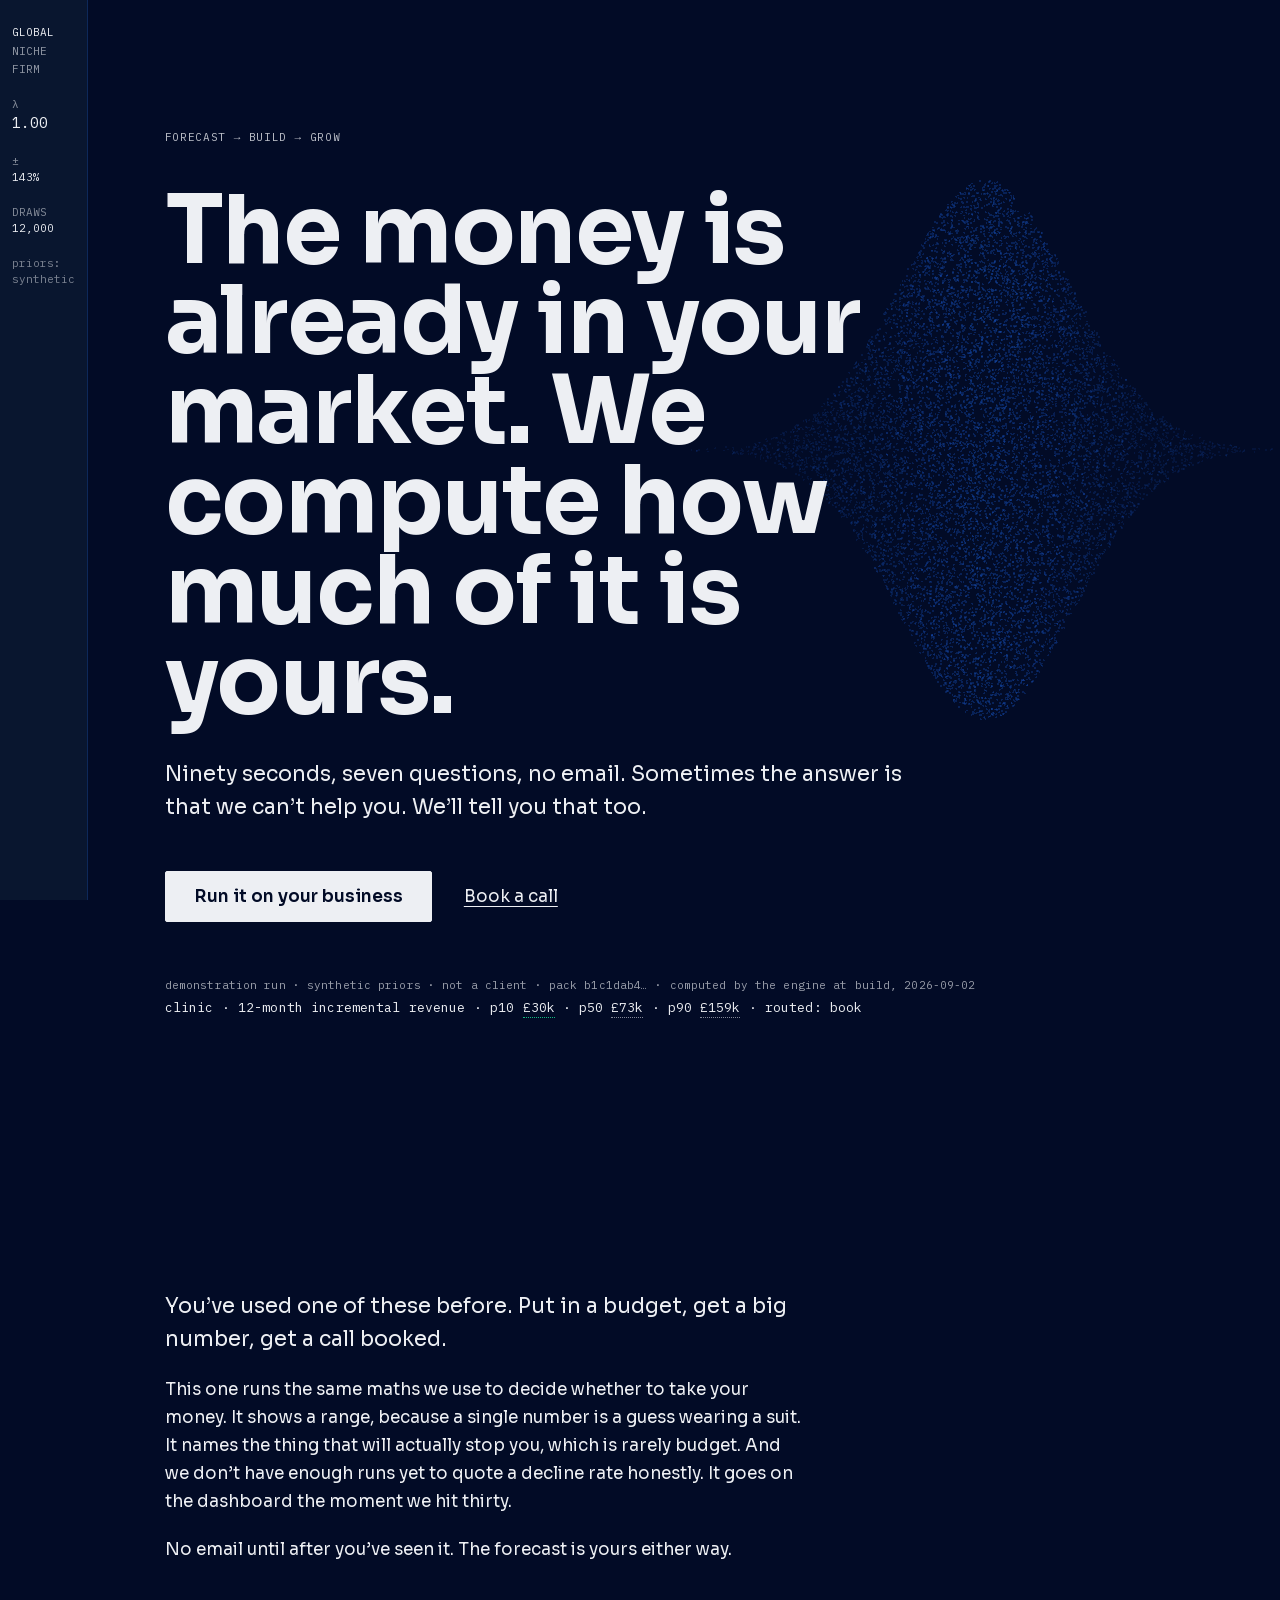
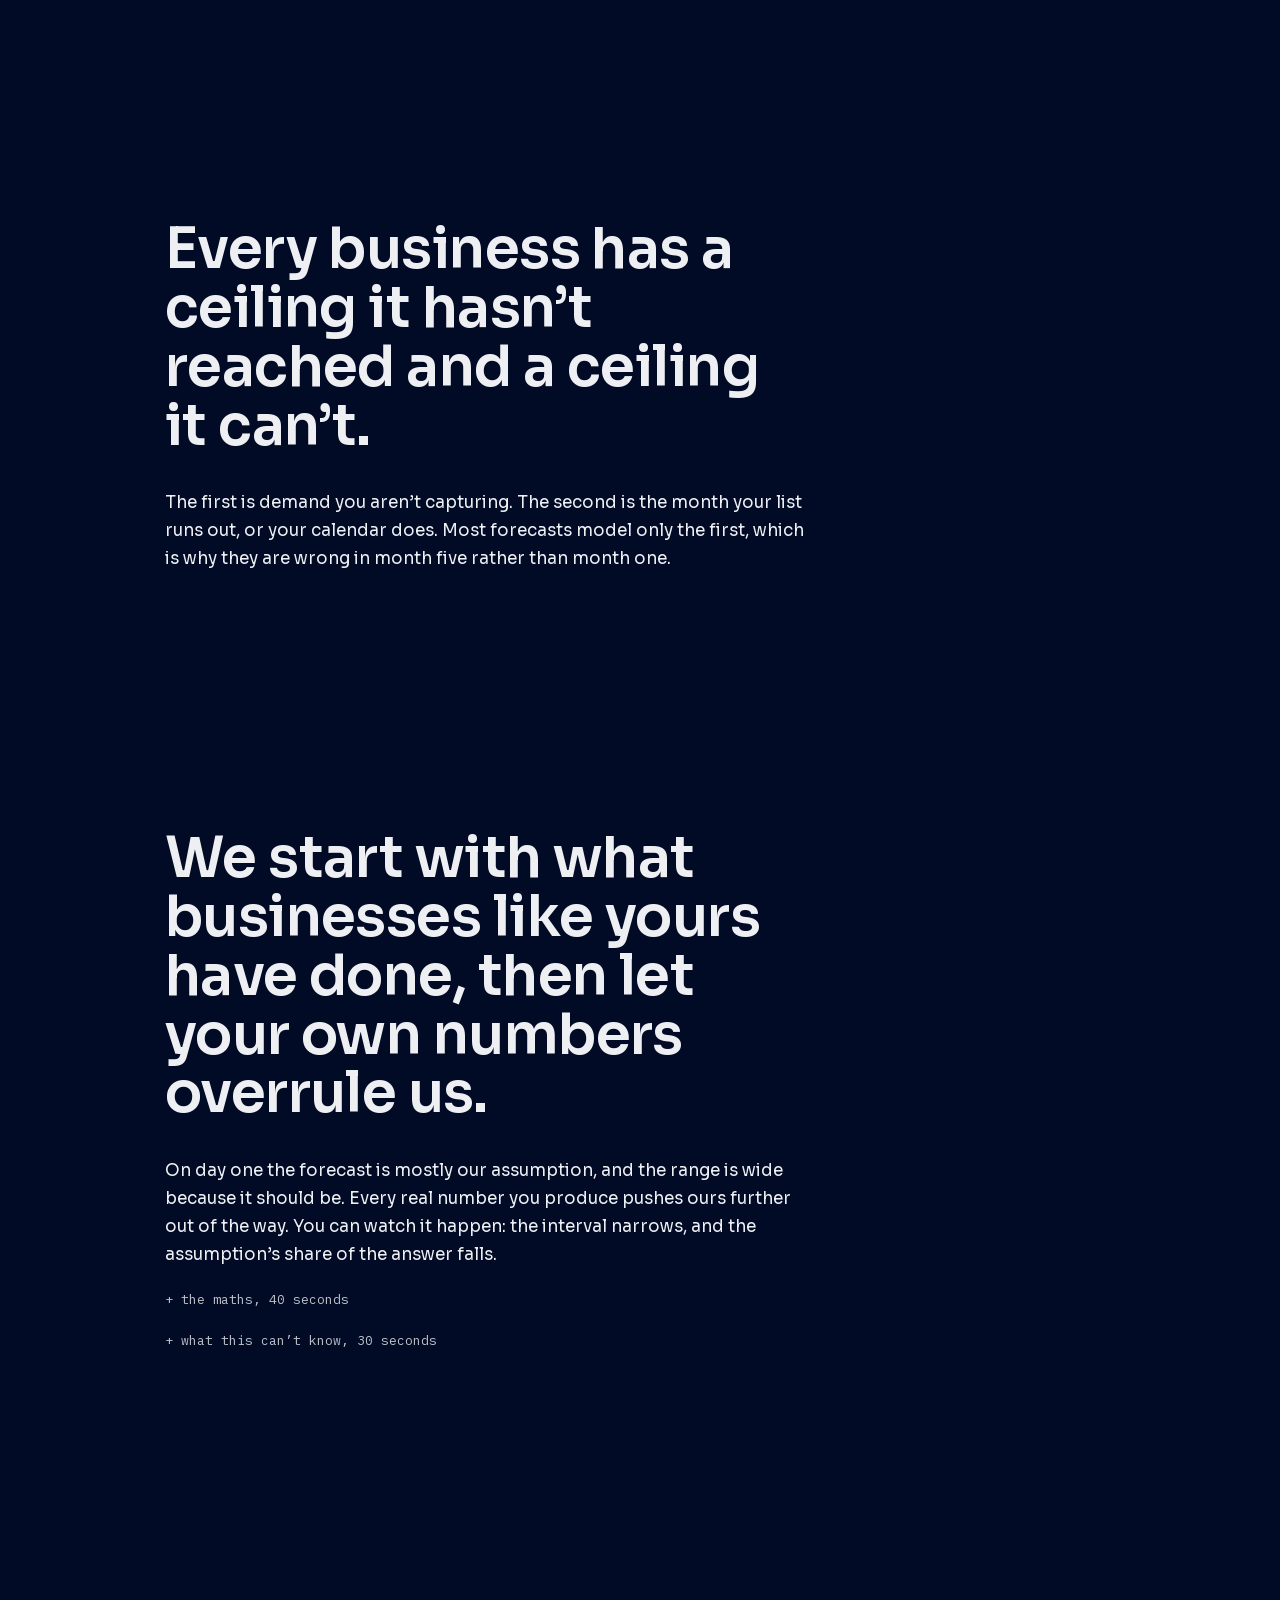
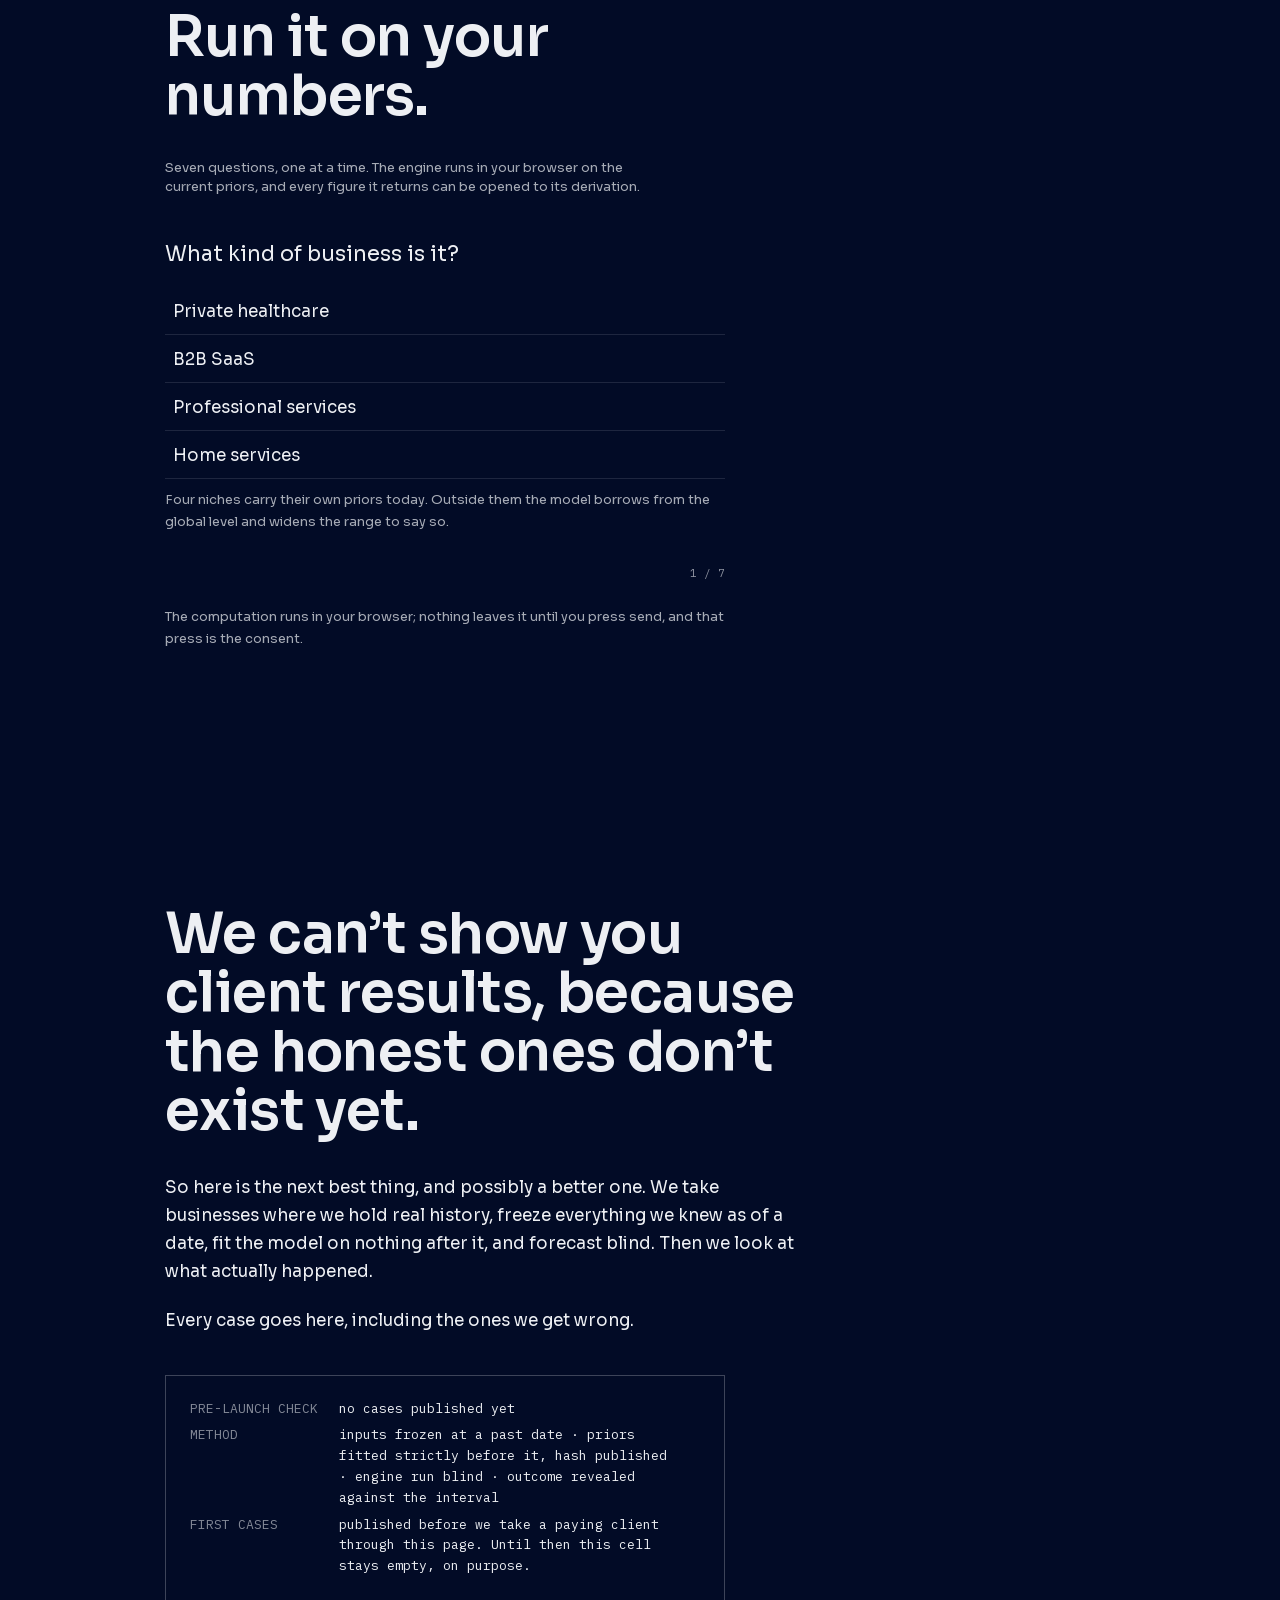
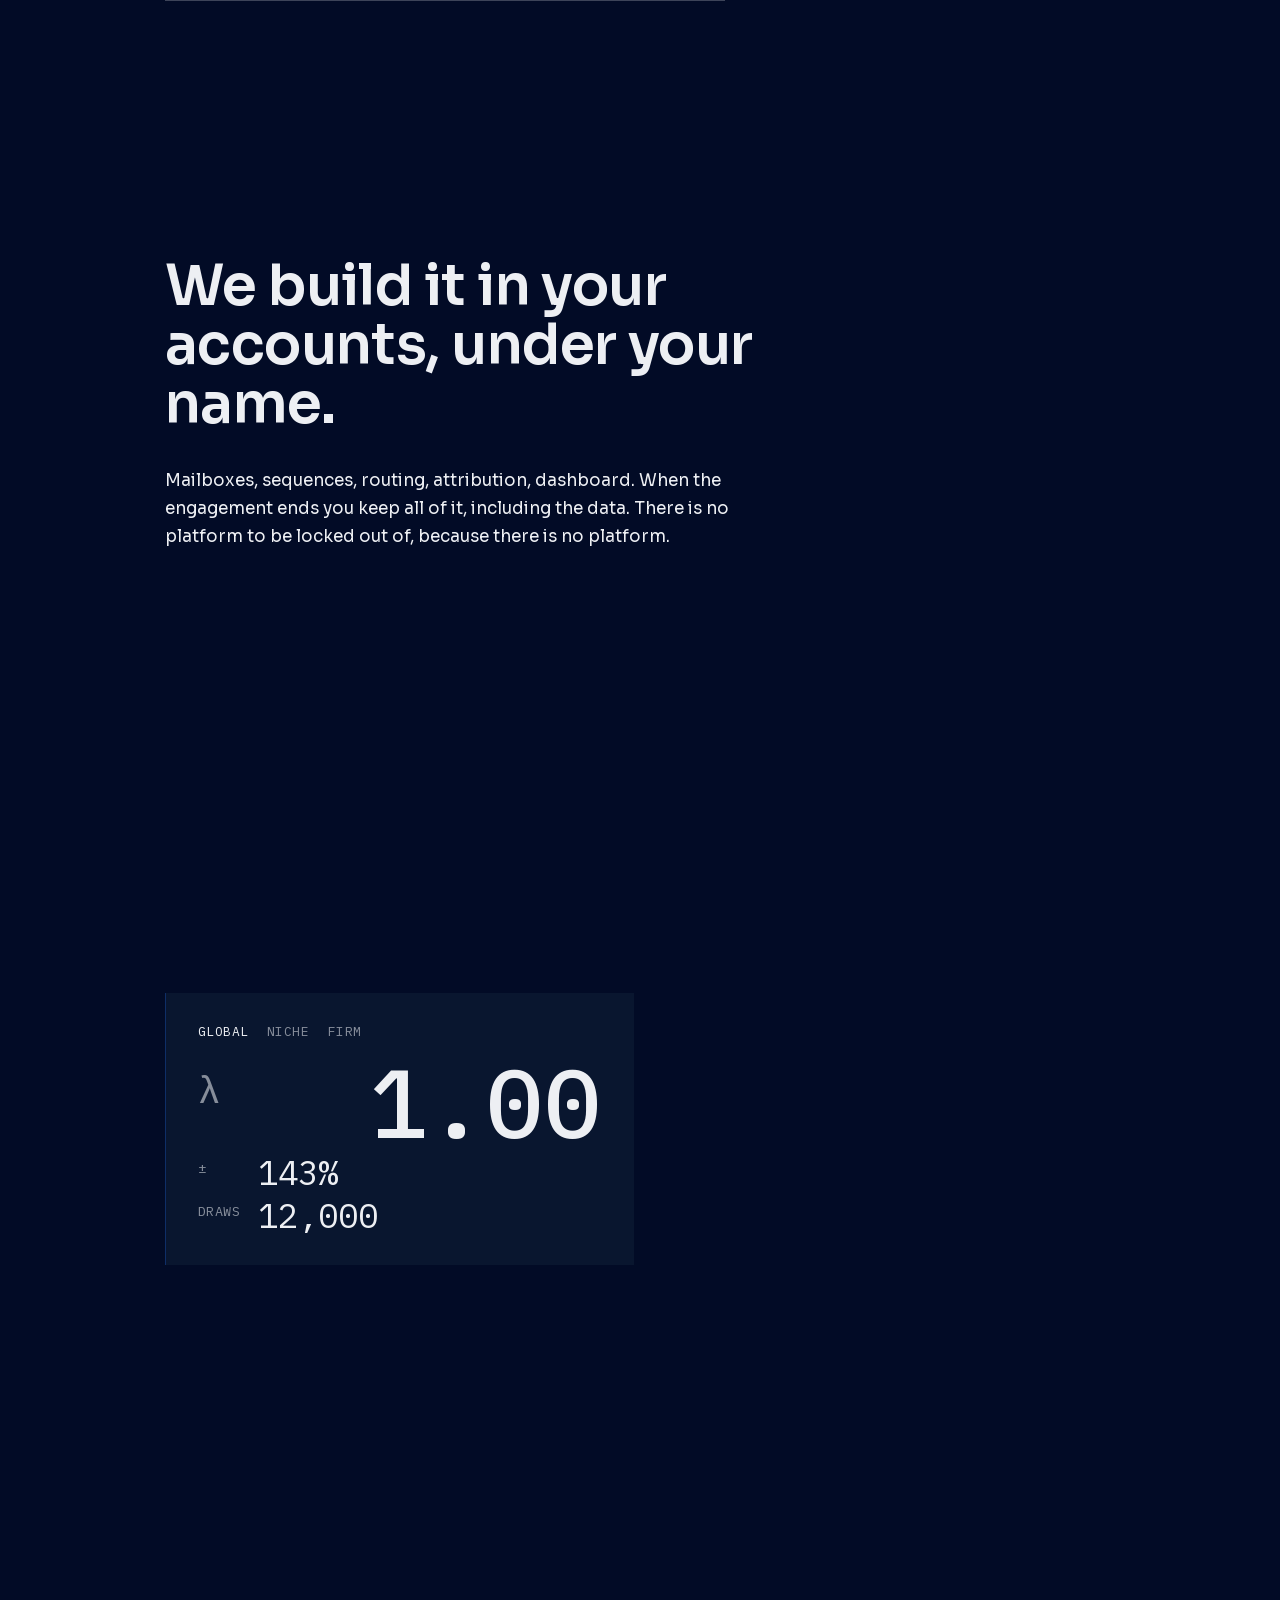
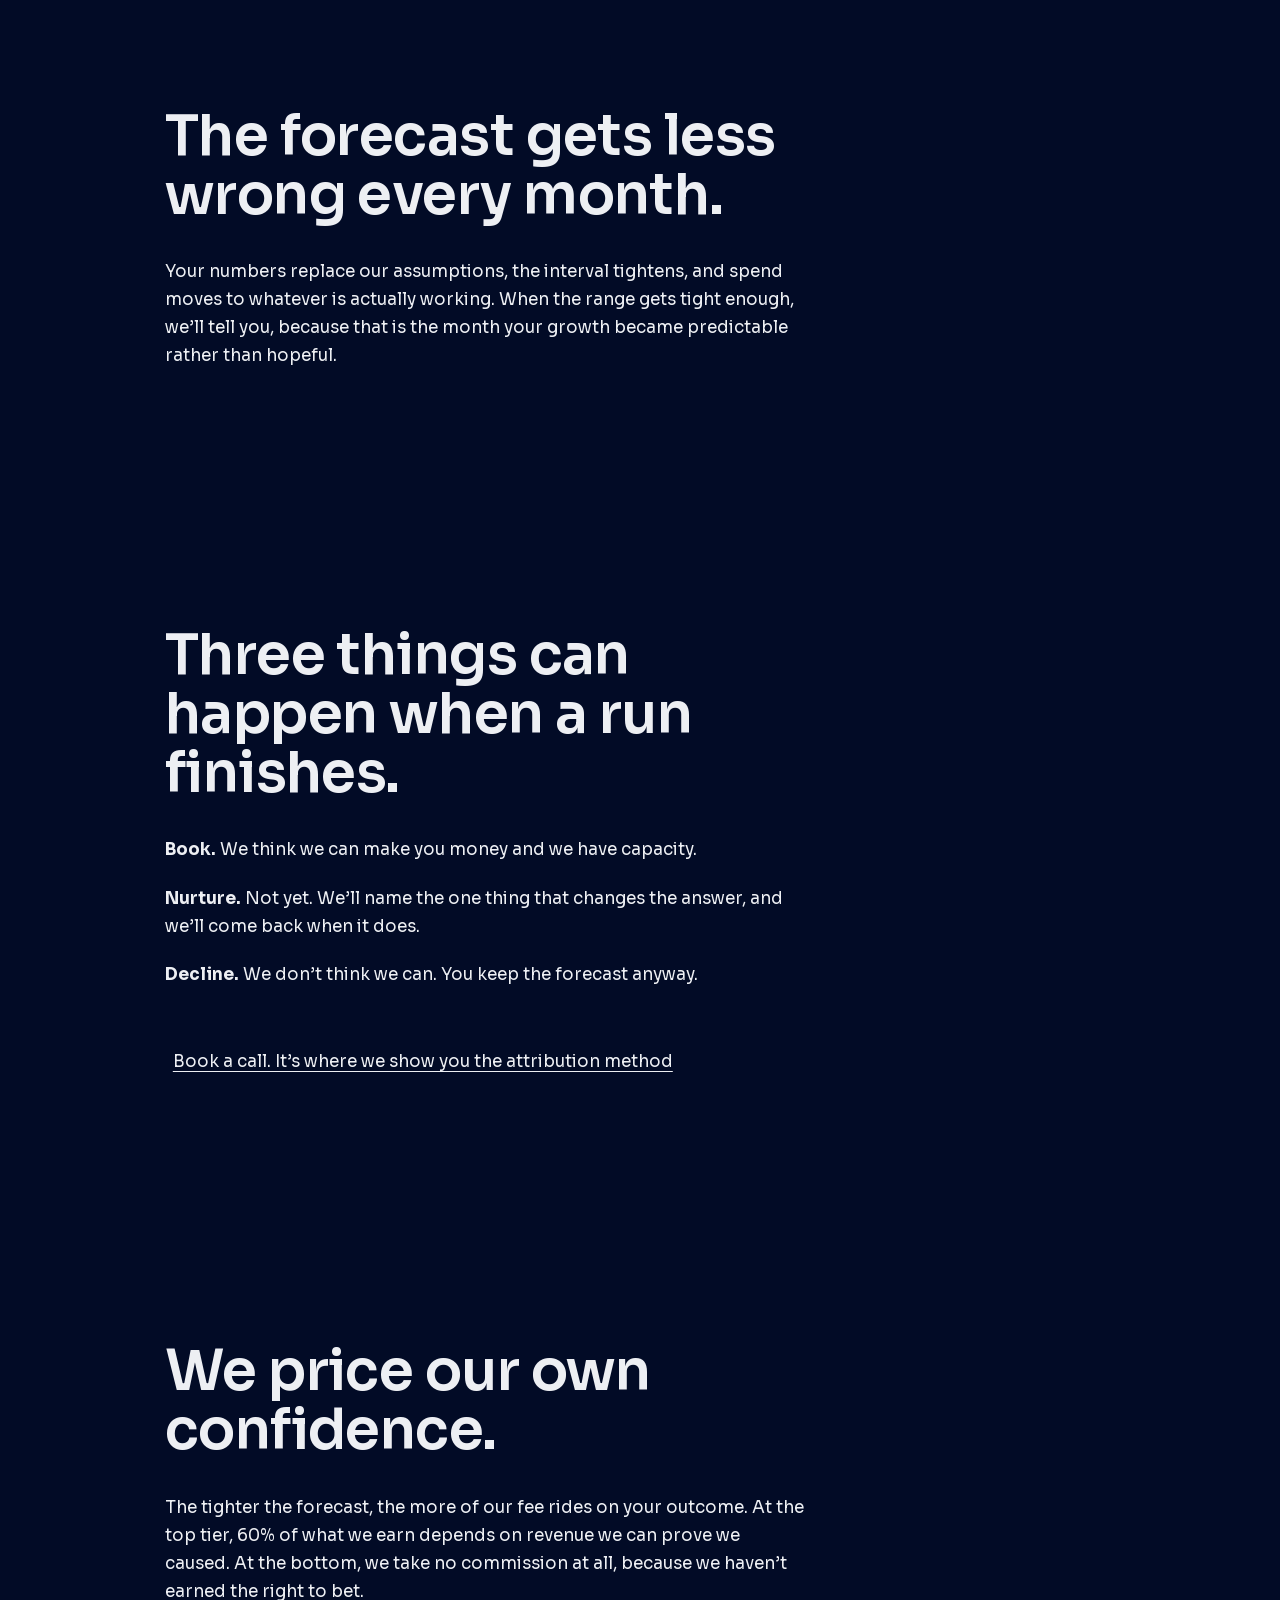
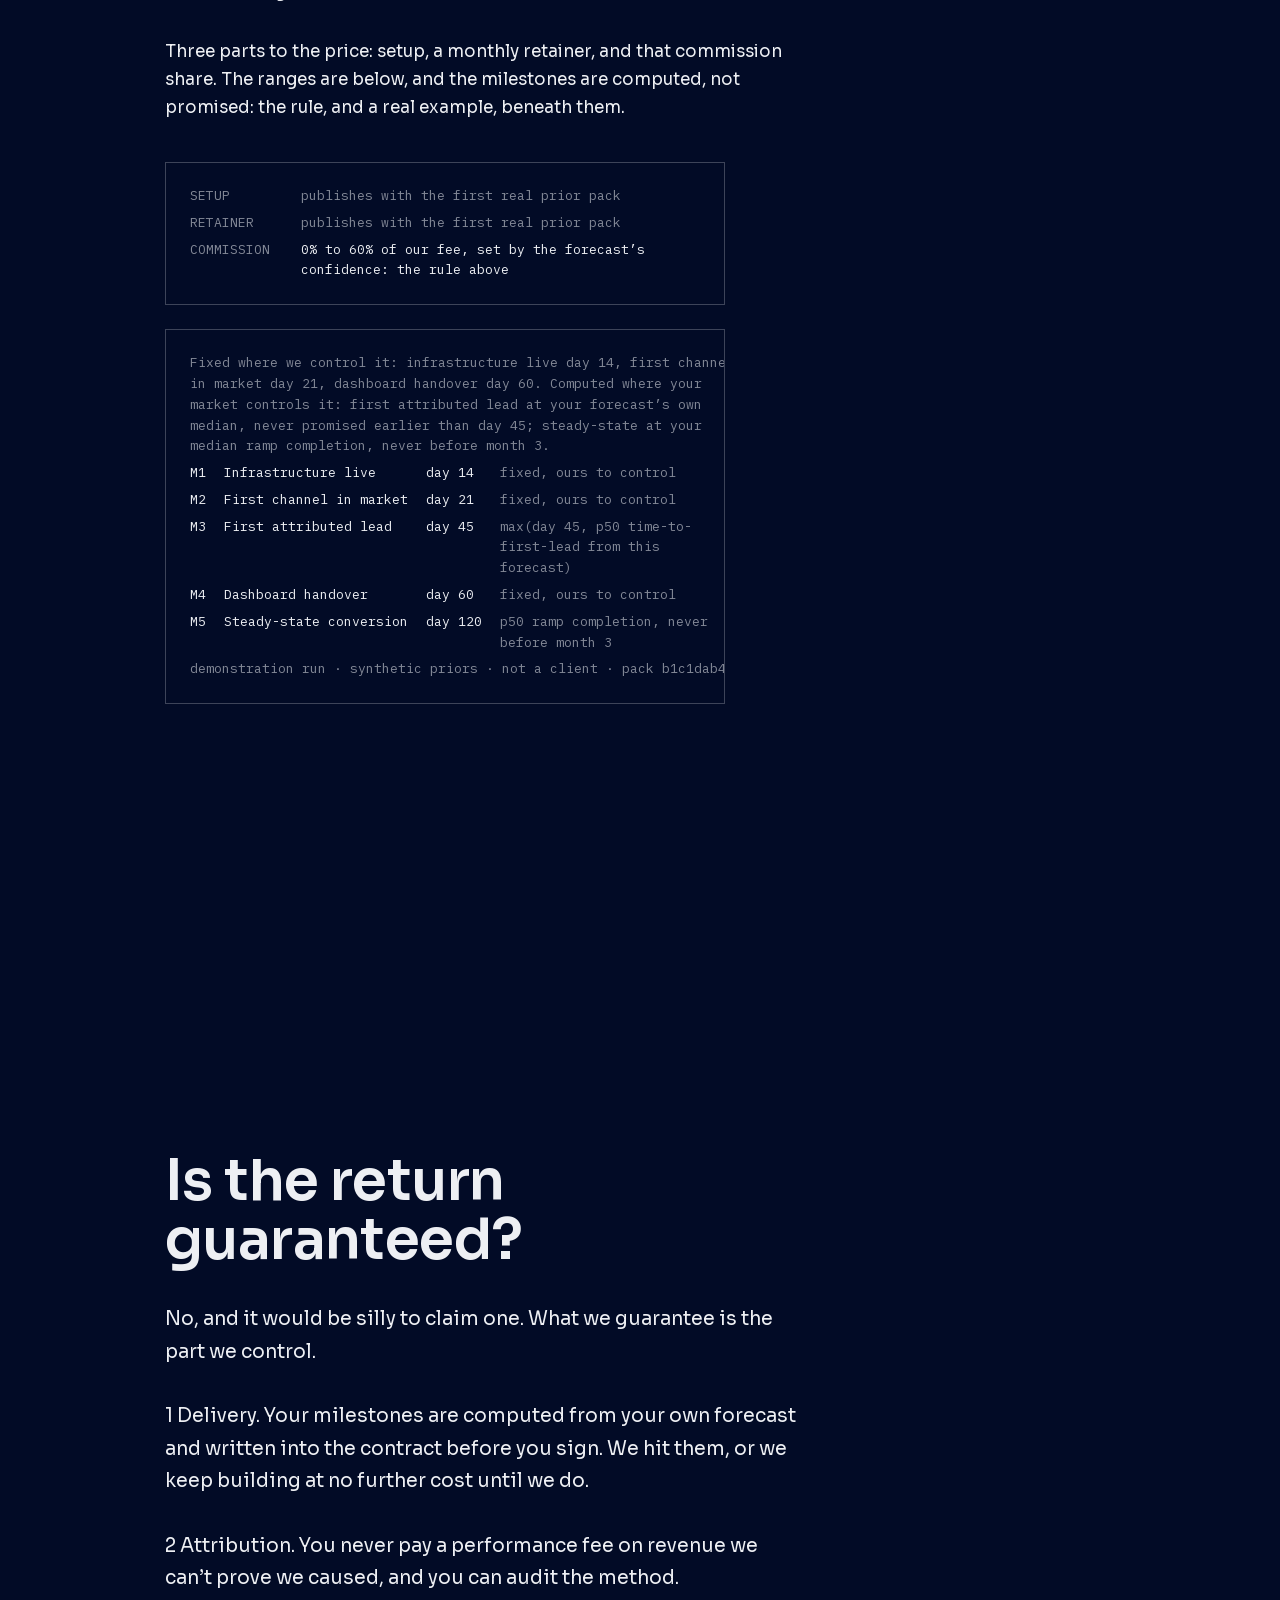
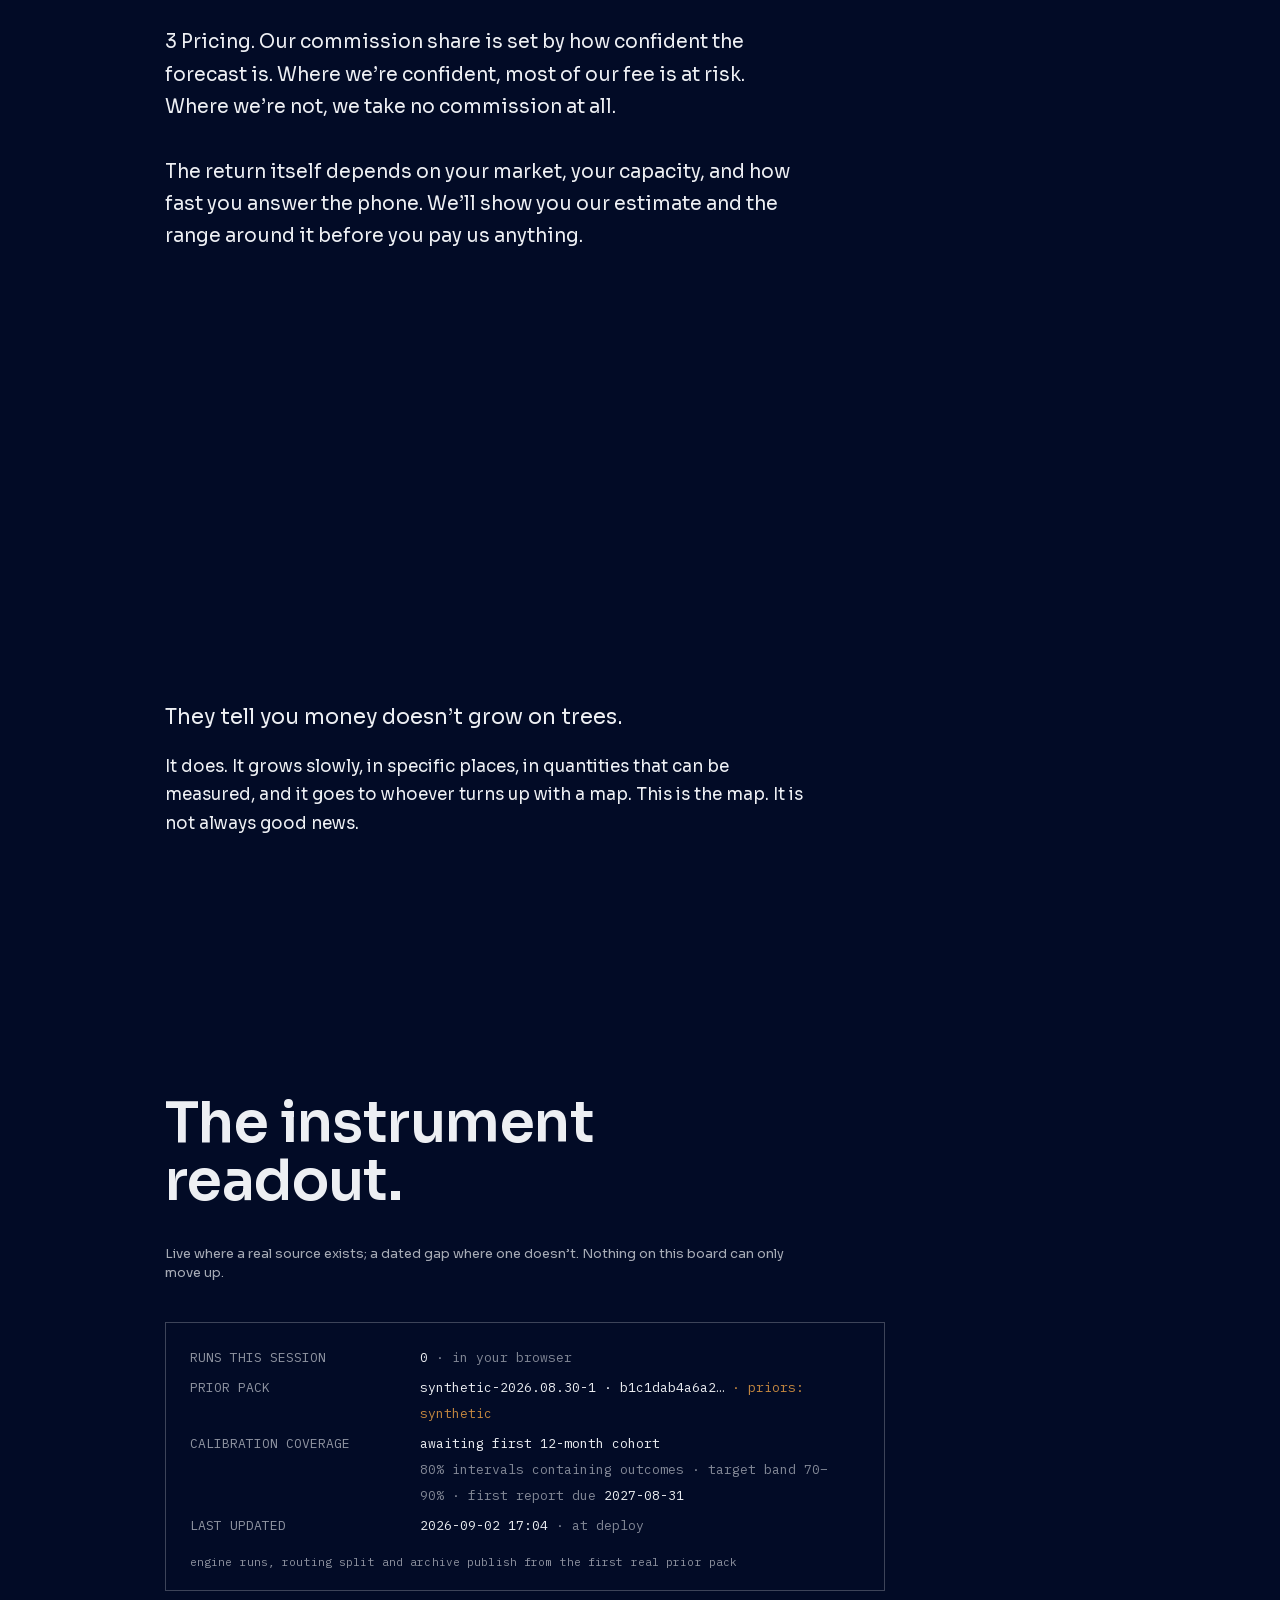
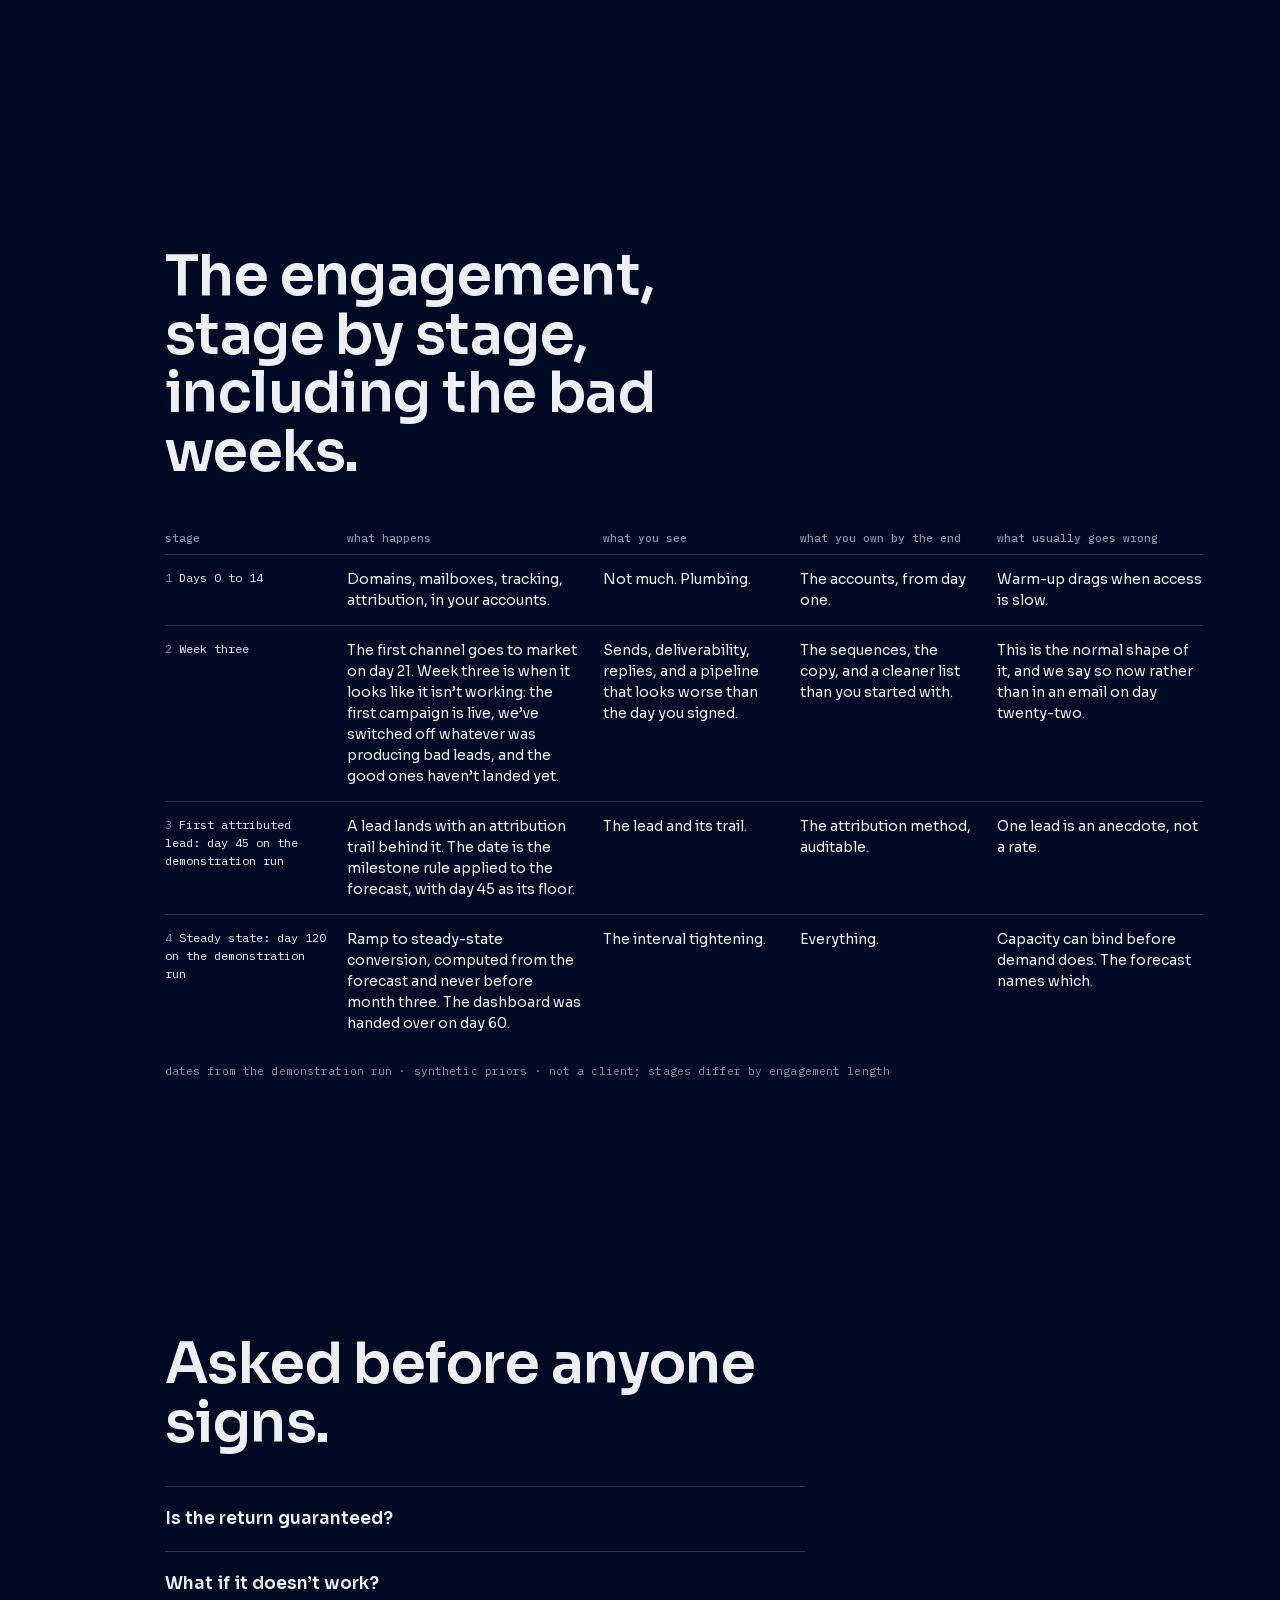
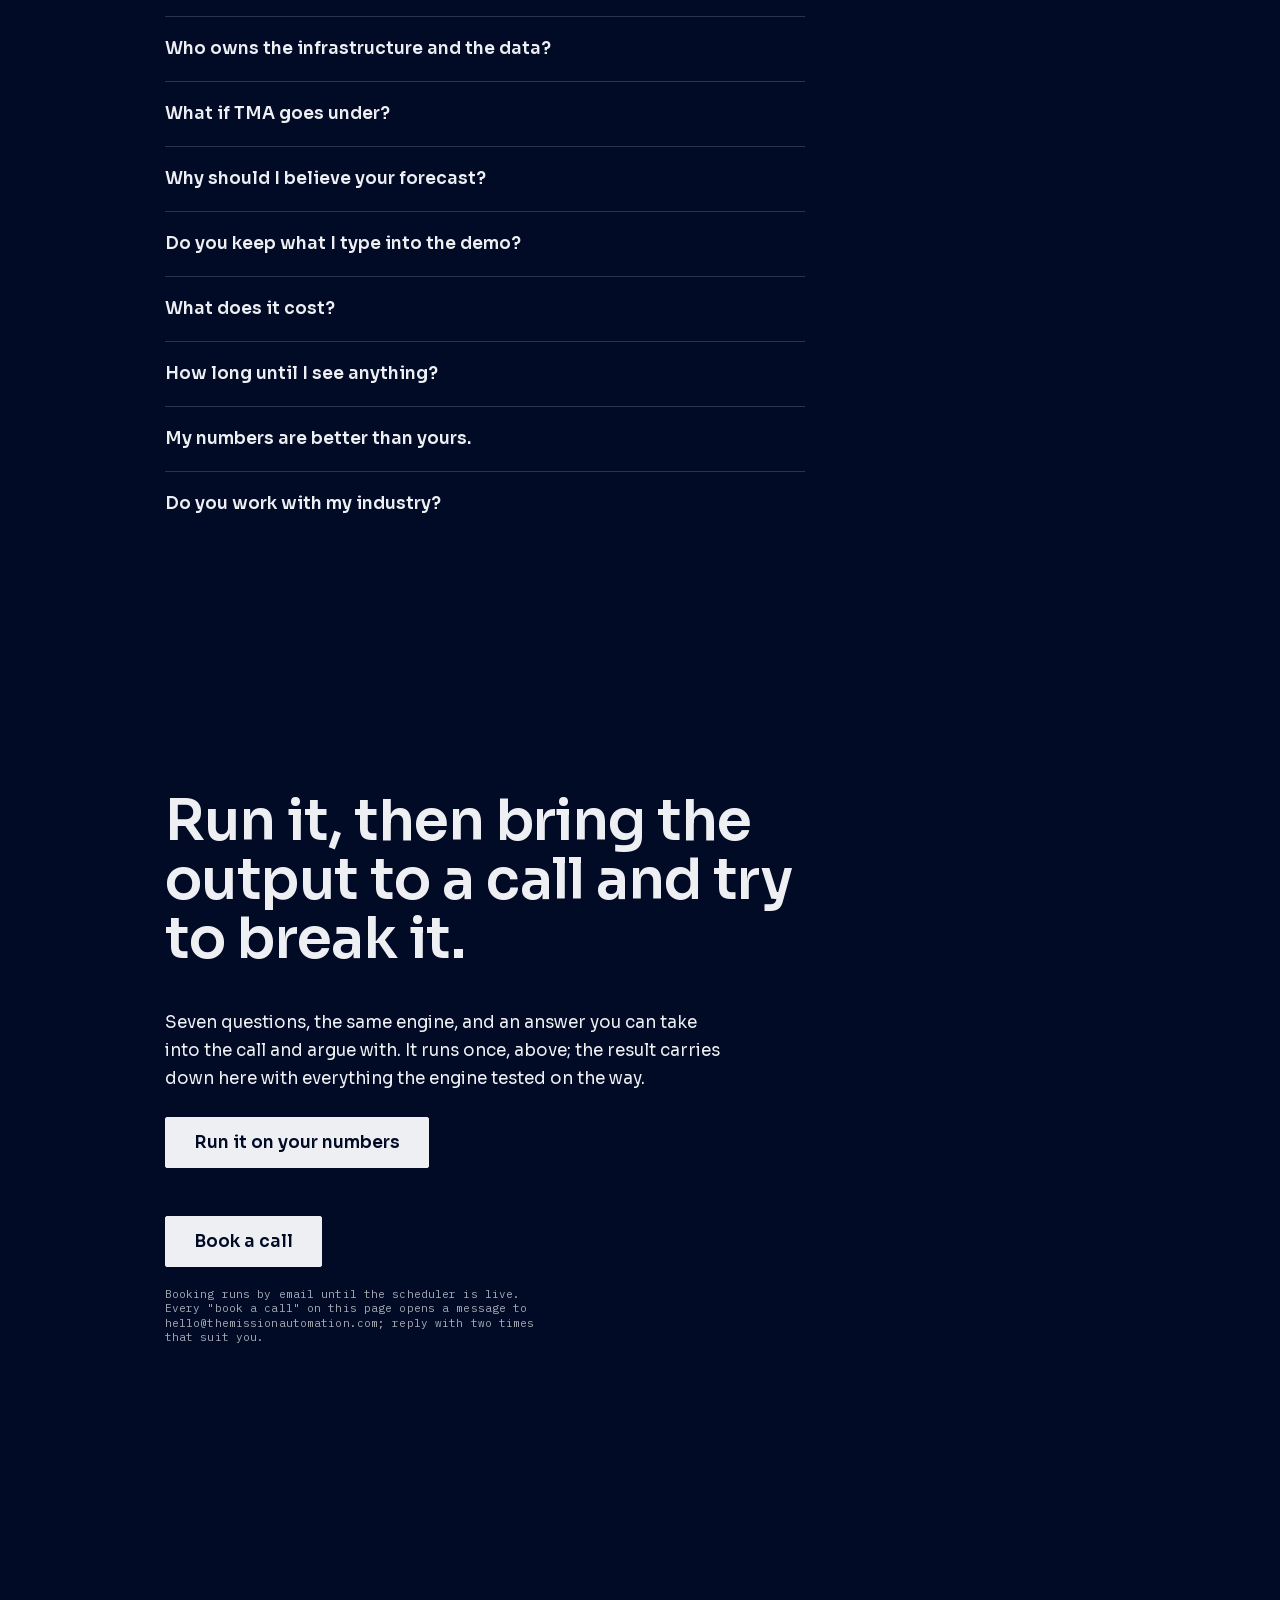
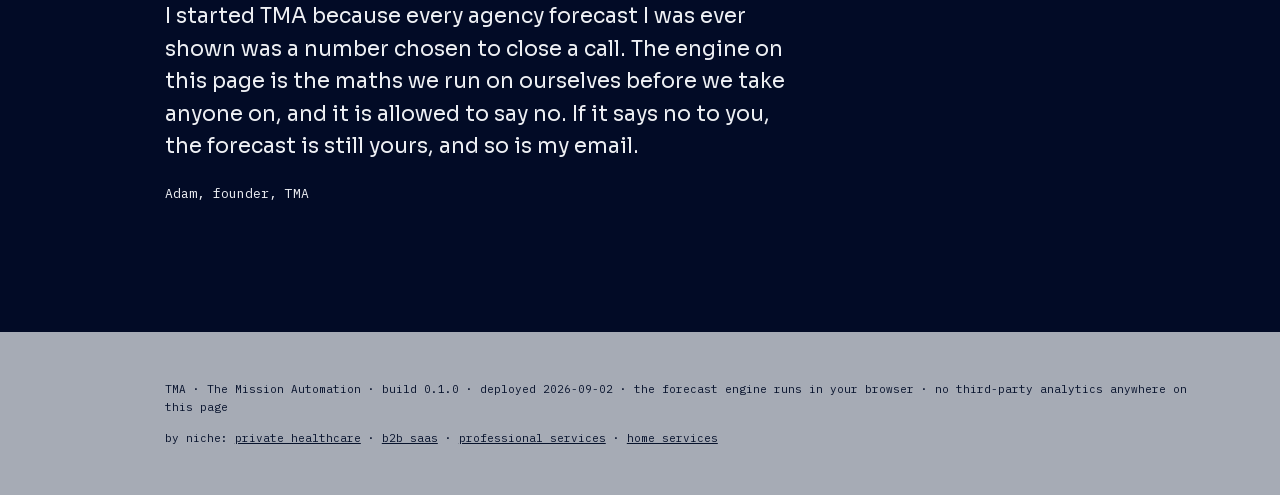
<file: index.html>
<!DOCTYPE html><!--0Cd71whK7p5HqUxAgKvKW--><html lang="en-GB" class="__variable_bdb7b4 __variable_46fe82"><head><meta charSet="utf-8"/><meta name="viewport" content="width=device-width, initial-scale=1"/><link rel="stylesheet" href="/_next/static/css/10b21f4e5da28012.css" data-precedence="next"/><link rel="preload" as="script" fetchPriority="low" href="/_next/static/chunks/webpack-710f8259e39517b3.js"/><script src="/_next/static/chunks/87c73c54-24122e7b92478d00.js" async=""></script><script src="/_next/static/chunks/18-0d046d36ff029c06.js" async=""></script><script src="/_next/static/chunks/main-app-dcc02c7ad4c61ced.js" async=""></script><script src="/_next/static/chunks/664-6d821dc1aacb6b48.js" async=""></script><script src="/_next/static/chunks/69-f278201ab39dfcd1.js" async=""></script><script src="/_next/static/chunks/app/page-4381ccb66817045f.js" async=""></script><meta name="theme-color" content="#0B1730"/><title>TMA: the money is already in your market</title><meta name="description" content="The money is already in your market. We compute how much of it is yours. Ninety seconds, seven questions, no email. Sometimes the answer is that we can’t help you."/><meta property="og:title" content="TMA: the money is already in your market"/><meta property="og:description" content="The money is already in your market. We compute how much of it is yours. Ninety seconds, seven questions, no email. Sometimes the answer is that we can’t help you."/><meta property="og:site_name" content="TMA"/><meta property="og:image" content="https://sevenfourse01.github.io/og/site.png"/><meta name="twitter:card" content="summary_large_image"/><meta name="twitter:title" content="TMA: the money is already in your market"/><meta name="twitter:description" content="The money is already in your market. We compute how much of it is yours. Ninety seconds, seven questions, no email. Sometimes the answer is that we can’t help you."/><meta name="twitter:image" content="https://sevenfourse01.github.io/og/site.png"/><link rel="icon" href="/icon.svg?1edf593c181e1c40" type="image/svg+xml" sizes="any"/><script>document.documentElement.classList.add('js')</script><script src="/_next/static/chunks/polyfills-42372ed130431b0a.js" noModule=""></script></head><body><div hidden=""><!--$--><!--/$--></div><div class="cloud-layer" aria-hidden="true"><canvas></canvas></div><main><section id="s-hero" class="section hero" style="--section-ground:oklch(0.1600 0.0600 262);--section-text:#EDEFF3"><p class="hero__mark">FORECAST → BUILD → GROW</p><h1 class="display-xl" style="max-width:12ch">The money is already in your market. We compute how much of it is yours.</h1><p class="body-l hero__sub">Ninety seconds, seven questions, no email. Sometimes the answer is that we can’t help you. We’ll tell you that too.</p><div class="cloud-inline" aria-hidden="true"><canvas></canvas></div><div class="actions"><a class="btn" href="#s-demo-2">Run it on your business</a><a class="btn btn--quiet" href="mailto:hello@themissionautomation.com?subject=Book%20a%20call" rel="noopener">Book a call</a></div><div class="hero__replay"><p class="data" style="opacity:0.65;margin-bottom:8px">demonstration run · synthetic priors · not a client<!-- --> · pack <!-- -->b1c1dab4<!-- -->… · computed by the engine at build, <!-- -->2026-09-02</p><p class="data" style="font-size:13px">clinic · 12-month incremental revenue · p10<!-- --> <button type="button" class="prov num prov--first" aria-haspopup="dialog">£30k<span class="visually-hidden">: open where this number comes from</span></button> <!-- -->· p50<!-- --> <button type="button" class="prov num" aria-haspopup="dialog">£73k<span class="visually-hidden">: open where this number comes from</span></button> <!-- -->· p90<!-- --> <button type="button" class="prov num" aria-haspopup="dialog">£159k<span class="visually-hidden">: open where this number comes from</span></button> <!-- -->· routed: <!-- -->book</p></div></section><section id="s-unclaim" class="section " style="--section-ground:oklch(0.1650 0.0594 262);--section-text:#EDEFF3"><div class="prose"><p class="lead">You’ve used one of these before. Put in a budget, get a big number, get a call booked.</p><p>This one runs the same maths we use to decide whether to take your money. It shows a range, because a single number is a guess wearing a suit. It names the thing that will actually stop you, which is rarely budget. And<!-- --> <!-- -->we don’t have enough runs yet to quote a decline rate honestly. It goes on the dashboard the moment we hit thirty.</p><p>No email until after you’ve seen it. The forecast is yours either way.</p></div></section><section id="s-predict" class="section " style="--section-ground:oklch(0.1850 0.0569 262);--section-text:#EDEFF3"><div class="prose"><h2 class="display-l">Every business has a ceiling it hasn’t reached and a ceiling it can’t.</h2><p>The first is demand you aren’t capturing. The second is the month your list runs out, or your calendar does. Most forecasts model only the first, which is why they are wrong in month five rather than month one.</p></div></section><section id="s-mechanism" class="section " style="--section-ground:oklch(0.2800 0.0500 262);--section-text:#EDEFF3"><div class="prose"><h2 class="display-l">We start with what businesses like yours have done, then let your own numbers overrule us.</h2><p>On day one the forecast is mostly our assumption, and the range is wide because it should be. Every real number you produce pushes ours further out of the way. You can watch it happen: the interval narrows, and the assumption’s share of the answer falls.</p><details class="expand"><summary>the maths, 40 seconds</summary><div><p>Each rate in the funnel starts as a prior fitted at three levels: every engagement, businesses like yours, then you. The prior enters as pseudo-observations, evidence with a stated weight rather than an opinion. Every real number you produce is combined with it by conjugate update, and the prior’s share of the answer, λ on the rail, falls as your own data accumulates. Nothing is overwritten; it is outweighed.</p><p class="data" style="margin-top:12px">from the demonstration run above<!-- -->: the <!-- -->global<!-- -->-level prior on the headline figure is worth about<!-- --> <!-- -->45<!-- --> observations and currently carries λ <!-- -->1.00<!-- --> of the answer.</p></div></details><details class="expand"><summary>what this can’t know, 30 seconds</summary><div><p>It can’t know whether your offer converts until it has watched it try. It can’t see a competitor undercutting you next quarter, a key hire leaving, or a regulator changing the rules. It treats your market as it behaved in the window the priors were fitted on. Where your niche isn’t one of the ones we hold priors for, it borrows from the global level and widens the range to say so. Everything it can’t know shows up as width, not as silence.</p></div></details></div></section><section id="s-demo-2" class="section " style="--section-ground:oklch(0.3600 0.0450 262);--section-text:#EDEFF3"><div class="prose"><h2 class="display-l">Run it on your numbers.</h2><p class="caption" style="opacity:0.7;max-width:48ch">Seven questions, one at a time. The engine runs in your browser on the current priors, and every figure it returns can be opened to its derivation.</p></div><div class="js-only" style="margin-top:40px"><div class="demo" id="demo-root" tabindex="-1"><p class="visually-hidden" role="status" aria-live="polite"></p><form><div class="demo__step"><fieldset style="border:none"><legend class="demo__label">What kind of business is it?</legend><div class="demo__nichelist"><button type="button">Private healthcare</button><button type="button">B2B SaaS</button><button type="button">Professional services</button><button type="button">Home services</button></div><p class="demo__hint">Four niches carry their own priors today. Outside them the model borrows from the global level and widens the range to say so.</p></fieldset></div><div class="demo__nav"><span class="demo__progress">1<!-- --> / <!-- -->7</span></div></form><p class="demo__hint" style="margin-top:24px">The computation runs in your browser; nothing leaves it until you press send, and that press is the consent.</p></div></div><noscript><p>The forecast is computed in your browser, not on a server, so this part needs JavaScript. Everything else on the page reads without it.</p></noscript></section><section id="s-evidence" class="section " style="--section-ground:oklch(0.3800 0.0425 262);--section-text:#EDEFF3"><div class="prose"><h2 class="display-l">We can’t show you client results, because the honest ones don’t exist yet.</h2><p>So here is the next best thing, and possibly a better one. We take businesses where we hold real history, freeze everything we knew as of a date, fit the model on nothing after it, and forecast blind. Then we look at what actually happened.</p><p>Every case goes here, including the ones we get wrong.</p></div><div class="datacard" style="margin-top:40px"><table><tbody><tr><td class="dim">PRE-LAUNCH CHECK</td><td>no cases published yet</td></tr><tr><td class="dim">METHOD</td><td style="white-space:normal;max-width:44ch">inputs frozen at a past date · priors fitted strictly before it, hash published · engine run blind · outcome revealed against the interval</td></tr><tr><td class="dim">FIRST CASES</td><td class="wrap">published before we take a paying client through this page. Until then this cell stays empty, on purpose.</td></tr></tbody></table></div></section><section id="s-build" class="section " style="--section-ground:oklch(0.4143 0.0382 262);--section-text:#EDEFF3"><div class="prose"><h2 class="display-l">We build it in your accounts, under your name.</h2><p>Mailboxes, sequences, routing, attribution, dashboard. When the engagement ends you keep all of it, including the data. There is no platform to be locked out of, because there is no platform.</p></div></section><section id="s-descent" class="section section--descent" style="--section-ground:oklch(0.5450 0.0275 262);--section-text:#EDEFF3"><div class="descent"><div class="descent__readout" aria-label="forecast instrument readout, large"><p class="descent__scale"><span>GLOBAL</span><span>NICHE</span><span class="on">FIRM</span></p><p class="descent__lambda num"><span class="descent__key">λ</span>0.35</p><p class="descent__row num"><span class="descent__key">±</span>80%</p><p class="descent__row num"><span class="descent__key">DRAWS</span></p></div><div class="cloud-inline" aria-hidden="true"><canvas></canvas></div></div></section><section id="s-grow" class="section " style="--section-ground:oklch(0.7420 0.0145 262);--section-text:#0B1730"><div class="prose"><h2 class="display-l">The forecast gets less wrong every month.</h2><p>Your numbers replace our assumptions, the interval tightens, and spend moves to whatever is actually working. When the range gets tight enough, we’ll tell you, because that is the month your growth became predictable rather than hopeful.</p></div></section><section id="s-routing" class="section " style="--section-ground:oklch(0.8520 0.0120 262);--section-text:#0B1730"><div class="prose"><h2 class="display-l">Three things can happen when a run finishes.</h2><p><strong>Book.</strong> We think we can make you money and we have capacity.</p><p><strong>Nurture.</strong> Not yet. We’ll name the one thing that changes the answer, and we’ll come back when it does.</p><p><strong>Decline.</strong> We don’t think we can. You keep the forecast anyway.</p><div class="actions"><a class="btn btn--quiet" href="mailto:hello@themissionautomation.com?subject=Book%20a%20call" rel="noopener">Book a call. It’s where we show you the attribution method</a></div></div></section><section id="s-deal" class="section " style="--section-ground:oklch(0.9400 0.0100 262);--section-text:#0B1730"><div class="prose"><h2 class="display-l">We price our own confidence.</h2><p>The tighter the forecast, the more of our fee rides on your outcome. <!-- -->At the top tier, 60% of what we earn depends on revenue we can prove we caused. At the bottom, we take no commission at all, because we haven’t earned the right to bet.</p><p style="margin-top:32px">Three parts to the price: setup, a monthly retainer, and that commission share. The ranges are below, and the milestones are computed, not promised: the rule, and a real example, beneath them.</p></div><div style="margin-top:40px"><div class="datacard"><table><caption class="visually-hidden">the three parts of the price</caption><tbody><tr><th scope="row" class="dim">SETUP</th><td class="wrap"><span class="dim">publishes with the first real prior pack</span></td></tr><tr><th scope="row" class="dim">RETAINER</th><td class="wrap"><span class="dim">publishes with the first real prior pack</span></td></tr><tr><th scope="row" class="dim">COMMISSION</th><td class="wrap">0% to 60% of our fee, set by the forecast’s confidence: the rule above</td></tr></tbody></table></div></div><div style="margin-top:24px"><div class="datacard"><table><tbody><tr><td class="dim wrap" colSpan="4" style="white-space:normal;max-width:46ch">Fixed where we control it: infrastructure live day 14, first channel in market day 21, dashboard handover day 60. Computed where your market controls it: first attributed lead at your forecast’s own median, never promised earlier than day 45; steady-state at your median ramp completion, never before month 3.</td></tr><tr><th scope="row">M1</th><td>Infrastructure live</td><td>day 14</td><td class="dim wrap">fixed, ours to control</td></tr><tr><th scope="row">M2</th><td>First channel in market</td><td>day 21</td><td class="dim wrap">fixed, ours to control</td></tr><tr><th scope="row">M3</th><td>First attributed lead</td><td>day 45</td><td class="dim wrap">max(day 45, p50 time-to-first-lead from this forecast)</td></tr><tr><th scope="row">M4</th><td>Dashboard handover</td><td>day 60</td><td class="dim wrap">fixed, ours to control</td></tr><tr><th scope="row">M5</th><td>Steady-state conversion</td><td>day 120</td><td class="dim wrap">p50 ramp completion, never before month 3</td></tr><tr><td class="dim" colSpan="4">demonstration run · synthetic priors · not a client<!-- --> · pack <!-- -->b1c1dab4<!-- -->…</td></tr></tbody></table></div></div></section><section id="s-guarantee" class="section section--guarantee" style="--section-ground:oklch(0.9400 0.0100 262);--section-text:#0B1730"><div class="prose"><h2 class="display-l">Is the return guaranteed?</h2><p class="guarantee-text">No, and it would be silly to claim one. What we guarantee is the part we control.

1  Delivery. Your milestones are computed from your own forecast and written into the contract before you sign. We hit them, or we keep building at no further cost until we do.

2  Attribution. You never pay a performance fee on revenue we can’t prove we caused, and you can audit the method.

3  Pricing. Our commission share is set by how confident the forecast is. Where we’re confident, most of our fee is at risk. Where we’re not, we take no commission at all.

The return itself depends on your market, your capacity, and how fast you answer the phone. We’ll show you our estimate and the range around it before you pay us anything.</p></div></section><section id="s-manifesto" class="section " style="--section-ground:oklch(0.9400 0.0100 262);--section-text:#0B1730"><div class="prose"><p class="lead">They tell you money doesn’t grow on trees.</p><p>It does. It grows slowly, in specific places, in quantities that can be measured, and it goes to whoever turns up with a map. This is the map. It is not always good news.</p></div></section><section id="s-dashboard" class="section " style="--section-ground:oklch(0.9400 0.0100 262);--section-text:#0B1730"><div class="prose"><h2 class="display-l">The instrument readout.</h2><p class="caption" style="opacity:0.7">Live where a real source exists; a dated gap where one doesn’t. Nothing on this board can only move up.</p></div><div style="margin-top:40px"><div class="dashboard datacard"><table><tbody><tr><th scope="row">RUNS THIS SESSION</th><td>0<span class="dim"> · in your browser</span></td></tr><tr><th scope="row">PRIOR PACK</th><td class="wrap">synthetic-2026.08.30-1<!-- --> · <!-- -->b1c1dab4a6a2<!-- -->…<span class="limit"> · <!-- -->priors: synthetic</span></td></tr><tr><th scope="row">CALIBRATION COVERAGE</th><td class="wrap">awaiting first 12-month cohort<br/><span class="dim">80% intervals containing outcomes · target band 70–90% · first report due </span>2027-08-31</td></tr><tr><th scope="row">LAST UPDATED</th><td>2026-09-02 17:04<span class="dim"> · at deploy</span></td></tr></tbody></table><p class="data" style="opacity:0.6;margin-top:14px">engine runs, routing split and archive publish from the first real prior pack</p></div></div></section><section id="s-lifecycle" class="section " style="--section-ground:oklch(0.9400 0.0100 262);--section-text:#0B1730"><div class="prose"><h2 class="display-l">The engagement, stage by stage, including the bad weeks.</h2></div><div style="margin-top:40px"><div class="lifecycle"><div class="lifecycle__head" aria-hidden="true"><span>stage</span><span>what happens</span><span>what you see</span><span>what you own by the end</span><span>what usually goes wrong</span></div><ol class="lifecycle__list"><li class="lifecycle__stage"><p class="lifecycle__when">Days 0 to 14</p><dl><dt>what happens</dt><dd>Domains, mailboxes, tracking, attribution, in your accounts.</dd><dt>what you see</dt><dd>Not much. Plumbing.</dd><dt>what you own by the end</dt><dd>The accounts, from day one.</dd><dt>what usually goes wrong</dt><dd>Warm-up drags when access is slow.</dd></dl></li><li class="lifecycle__stage"><p class="lifecycle__when">Week three</p><dl><dt>what happens</dt><dd>The first channel goes to market on day 21. Week three is when it looks like it isn’t working: the first campaign is live, we’ve switched off whatever was producing bad leads, and the good ones haven’t landed yet.</dd><dt>what you see</dt><dd>Sends, deliverability, replies, and a pipeline that looks worse than the day you signed.</dd><dt>what you own by the end</dt><dd>The sequences, the copy, and a cleaner list than you started with.</dd><dt>what usually goes wrong</dt><dd>This is the normal shape of it, and we say so now rather than in an email on day twenty-two.</dd></dl></li><li class="lifecycle__stage"><p class="lifecycle__when">First attributed lead: day 45 on the demonstration run</p><dl><dt>what happens</dt><dd>A lead lands with an attribution trail behind it. The date is the milestone rule applied to the forecast, with day 45 as its floor.</dd><dt>what you see</dt><dd>The lead and its trail.</dd><dt>what you own by the end</dt><dd>The attribution method, auditable.</dd><dt>what usually goes wrong</dt><dd>One lead is an anecdote, not a rate.</dd></dl></li><li class="lifecycle__stage"><p class="lifecycle__when">Steady state: day 120 on the demonstration run</p><dl><dt>what happens</dt><dd>Ramp to steady-state conversion, computed from the forecast and never before month three. The dashboard was handed over on day 60.</dd><dt>what you see</dt><dd>The interval tightening.</dd><dt>what you own by the end</dt><dd>Everything.</dd><dt>what usually goes wrong</dt><dd>Capacity can bind before demand does. The forecast names which.</dd></dl></li></ol><p class="data" style="opacity:0.6;margin-top:16px">dates <!-- -->from the demonstration run · synthetic priors · not a client<!-- -->; stages differ by engagement length</p></div></div></section><section id="s-faq" class="section " style="--section-ground:oklch(0.9400 0.0100 262);--section-text:#0B1730"><div class="prose"><h2 class="display-l">Asked before anyone signs.</h2></div><div class="faq" style="margin-top:32px"><details><summary>Is the return guaranteed?</summary><div><p class="guarantee-text" style="font-size:16px">No, and it would be silly to claim one. What we guarantee is the part we control.

1  Delivery. Your milestones are computed from your own forecast and written into the contract before you sign. We hit them, or we keep building at no further cost until we do.

2  Attribution. You never pay a performance fee on revenue we can’t prove we caused, and you can audit the method.

3  Pricing. Our commission share is set by how confident the forecast is. Where we’re confident, most of our fee is at risk. Where we’re not, we take no commission at all.

The return itself depends on your market, your capacity, and how fast you answer the phone. We’ll show you our estimate and the range around it before you pay us anything.</p></div></details><details><summary>What if it doesn’t work?</summary><div><p>Milestones are ours; the market isn’t. If we miss a milestone we keep building free. If the market is the problem, you’ll have seen that in the forecast before you signed, and you’ll see it in the dashboard while it happens.</p></div></details><details><summary>Who owns the infrastructure and the data?</summary><div><p>You do, throughout. It is built in your accounts.</p></div></details><details><summary>What if TMA goes under?</summary><div><p>You keep everything, because nothing runs on us. That is the reason it’s built that way.</p></div></details><details><summary>Why should I believe your forecast?</summary><div><p>You shouldn’t yet. Read the pre-launch check when the first cases land, then decide. In twelve months there’ll be a calibration record and you can hold us to it. The slot and the due date are already on the dashboard above.</p></div></details><details><summary>Do you keep what I type into the demo?</summary><div><p>The forecast runs in your browser. Nothing leaves it until you press send, and that press is the consent.</p></div></details><details><summary>What does it cost?</summary><div><p>Setup, a monthly retainer, and a commission share set by your forecast’s confidence. The setup and retainer ranges are on the deal section above; the commission bands are the rule beside them.</p></div></details><details><summary>How long until I see anything?</summary><div><p>First channel live day 21. First attributed lead depends on your market, and your forecast puts a date on it.</p></div></details><details><summary>My numbers are better than yours.</summary><div><p>Likely, sometimes. Tell the demo and it will fold them in, with scepticism, and you’ll watch the forecast move.</p></div></details><details><summary>Do you work with my industry?</summary><div><p>Four niches carry their own priors today. Outside them the model borrows from the global level and widens the range to say so.</p></div></details></div></section><section id="s-close" class="section " style="--section-ground:oklch(0.9400 0.0100 262);--section-text:#0B1730"><div class="prose"><h2 class="display-l">Run it, then bring the output to a call and try to break it.</h2></div><div class="js-only" style="margin-top:40px"><div class="demo"><p style="max-width:52ch">Seven questions, the same engine, and an answer you can take into the call and argue with. It runs once, above; the result carries down here with everything the engine tested on the way.</p><div class="actions" style="margin-top:24px"><button type="button" class="btn">Run it on your numbers</button></div></div></div><div class="actions"><a class="btn" href="mailto:hello@themissionautomation.com?subject=Book%20a%20call" rel="noopener">Book a call</a></div><p class="data" style="opacity:0.7;margin-top:20px;max-width:56ch">Booking runs by email until the scheduler is live. Every &quot;book a call&quot; on this page opens a message to hello@themissionautomation.com; reply with two times that suit you.</p></section><section id="s-note" class="section " style="--section-ground:oklch(0.9400 0.0100 262);--section-text:#0B1730"><div class="founder"><p class="founder__note">I started TMA because every agency forecast I was ever shown was a number chosen to close a call. The engine on this page is the maths we run on ourselves before we take anyone on, and it is allowed to say no. If it says no to you, the forecast is still yours, and so is my email.</p><p class="founder__sign">Adam<!-- -->, <!-- -->founder<!-- -->, TMA</p></div></section></main><footer><p>TMA · The Mission Automation · build <!-- -->0.1.0<!-- --> · deployed<!-- --> <!-- -->2026-09-02<!-- --> · the forecast engine runs in your browser · no third-party analytics anywhere on this page</p><p style="margin-top:12px">by niche:<!-- --> <span><a style="color:inherit" href="/n/private-healthcare/">private healthcare</a></span><span> · <a style="color:inherit" href="/n/b2b-saas/">b2b saas</a></span><span> · <a style="color:inherit" href="/n/professional-services/">professional services</a></span><span> · <a style="color:inherit" href="/n/home-services/">home services</a></span></p></footer><!--$--><!--/$--><script src="/_next/static/chunks/webpack-710f8259e39517b3.js" id="_R_" async=""></script><script>(self.__next_f=self.__next_f||[]).push([0])</script><script>self.__next_f.push([1,"1:\"$Sreact.fragment\"\n2:I[5341,[],\"\"]\n3:I[25,[],\"\"]\n4:I[3549,[\"664\",\"static/chunks/664-6d821dc1aacb6b48.js\",\"69\",\"static/chunks/69-f278201ab39dfcd1.js\",\"974\",\"static/chunks/app/page-4381ccb66817045f.js\"],\"default\"]\n5:I[8087,[\"664\",\"static/chunks/664-6d821dc1aacb6b48.js\",\"69\",\"static/chunks/69-f278201ab39dfcd1.js\",\"974\",\"static/chunks/app/page-4381ccb66817045f.js\"],\"default\"]\n6:I[8060,[\"664\",\"static/chunks/664-6d821dc1aacb6b48.js\",\"69\",\"static/chunks/69-f278201ab39dfcd1.js\",\"974\",\"static/chunks/app/page-4381ccb66817045f.js\"],\"default\"]\n7:I[1887,[\"664\",\"static/chunks/664-6d821dc1aacb6b48.js\",\"69\",\"static/chunks/69-f278201ab39dfcd1.js\",\"974\",\"static/chunks/app/page-4381ccb66817045f.js\"],\"default\"]\n8:I[237,[\"664\",\"static/chunks/664-6d821dc1aacb6b48.js\",\"69\",\"static/chunks/69-f278201ab39dfcd1.js\",\"974\",\"static/chunks/app/page-4381ccb66817045f.js\"],\"ProvFigure\"]\n20:I[4431,[],\"\"]\n:HL[\"/_next/static/css/10b21f4e5da28012.css\",\"style\"]\n"])</script><script>self.__next_f.push([1,"0:{\"P\":null,\"b\":\"0Cd71whK7p5HqUxAgKvKW\",\"p\":\"\",\"c\":[\"\",\"\"],\"i\":false,\"f\":[[[\"\",{\"children\":[\"__PAGE__\",{}]},\"$undefined\",\"$undefined\",true],[\"\",[\"$\",\"$1\",\"c\",{\"children\":[[[\"$\",\"link\",\"0\",{\"rel\":\"stylesheet\",\"href\":\"/_next/static/css/10b21f4e5da28012.css\",\"precedence\":\"next\",\"crossOrigin\":\"$undefined\",\"nonce\":\"$undefined\"}]],[\"$\",\"html\",null,{\"lang\":\"en-GB\",\"className\":\"__variable_bdb7b4 __variable_46fe82\",\"children\":[[\"$\",\"head\",null,{\"children\":[\"$\",\"script\",null,{\"dangerouslySetInnerHTML\":{\"__html\":\"document.documentElement.classList.add('js')\"}}]}],[\"$\",\"body\",null,{\"children\":[\"$\",\"$L2\",null,{\"parallelRouterKey\":\"children\",\"error\":\"$undefined\",\"errorStyles\":\"$undefined\",\"errorScripts\":\"$undefined\",\"template\":[\"$\",\"$L3\",null,{}],\"templateStyles\":\"$undefined\",\"templateScripts\":\"$undefined\",\"notFound\":[[[\"$\",\"title\",null,{\"children\":\"404: This page could not be found.\"}],[\"$\",\"div\",null,{\"style\":{\"fontFamily\":\"system-ui,\\\"Segoe UI\\\",Roboto,Helvetica,Arial,sans-serif,\\\"Apple Color Emoji\\\",\\\"Segoe UI Emoji\\\"\",\"height\":\"100vh\",\"textAlign\":\"center\",\"display\":\"flex\",\"flexDirection\":\"column\",\"alignItems\":\"center\",\"justifyContent\":\"center\"},\"children\":[\"$\",\"div\",null,{\"children\":[[\"$\",\"style\",null,{\"dangerouslySetInnerHTML\":{\"__html\":\"body{color:#000;background:#fff;margin:0}.next-error-h1{border-right:1px solid rgba(0,0,0,.3)}@media (prefers-color-scheme:dark){body{color:#fff;background:#000}.next-error-h1{border-right:1px solid rgba(255,255,255,.3)}}\"}}],[\"$\",\"h1\",null,{\"className\":\"next-error-h1\",\"style\":{\"display\":\"inline-block\",\"margin\":\"0 20px 0 0\",\"padding\":\"0 23px 0 0\",\"fontSize\":24,\"fontWeight\":500,\"verticalAlign\":\"top\",\"lineHeight\":\"49px\"},\"children\":404}],[\"$\",\"div\",null,{\"style\":{\"display\":\"inline-block\"},\"children\":[\"$\",\"h2\",null,{\"style\":{\"fontSize\":14,\"fontWeight\":400,\"lineHeight\":\"49px\",\"margin\":0},\"children\":\"This page could not be found.\"}]}]]}]}]],[]],\"forbidden\":\"$undefined\",\"unauthorized\":\"$undefined\"}]}]]}]]}],{\"children\":[\"__PAGE__\",[\"$\",\"$1\",\"c\",{\"children\":[[[\"$\",\"$L4\",null,{}],[\"$\",\"$L5\",null,{}],[\"$\",\"$L6\",null,{}],[\"$\",\"main\",null,{\"children\":[[\"$\",\"section\",null,{\"id\":\"s-hero\",\"className\":\"section hero\",\"style\":{\"--section-ground\":\"oklch(0.1600 0.0600 262)\",\"--section-text\":\"#EDEFF3\"},\"children\":[[\"$\",\"p\",null,{\"className\":\"hero__mark\",\"children\":\"FORECAST → BUILD → GROW\"}],[\"$\",\"h1\",null,{\"className\":\"display-xl\",\"style\":{\"maxWidth\":\"12ch\"},\"children\":\"The money is already in your market. We compute how much of it is yours.\"}],[\"$\",\"p\",null,{\"className\":\"body-l hero__sub\",\"children\":\"Ninety seconds, seven questions, no email. Sometimes the answer is that we can’t help you. We’ll tell you that too.\"}],[\"$\",\"$L5\",null,{\"inline\":true}],[\"$\",\"div\",null,{\"className\":\"actions\",\"children\":[[\"$\",\"a\",null,{\"className\":\"btn\",\"href\":\"#s-demo-2\",\"children\":\"Run it on your business\"}],[\"$\",\"$L7\",null,{\"placement\":\"hero\"}]]}],[\"$\",\"div\",null,{\"className\":\"hero__replay\",\"children\":[[\"$\",\"p\",null,{\"className\":\"data\",\"style\":{\"opacity\":0.65,\"marginBottom\":8},\"children\":[\"demonstration run · synthetic priors · not a client\",\" · pack \",\"b1c1dab4\",\"… · computed by the engine at build, \",\"2026-09-02\"]}],[\"$\",\"p\",null,{\"className\":\"data\",\"style\":{\"fontSize\":13},\"children\":[\"clinic · 12-month incremental revenue · p10\",\" \",[\"$\",\"$L8\",null,{\"label\":\"p10\",\"figure\":{\"value\":72837.96218080877,\"interval\":{\"p10\":30103.284196167733,\"p50\":72837.96218080877,\"p90\":158716.2469950394},\"unit\":\"GBP\",\"inputs\":[{\"id\":\"grossMargin\",\"label\":\"gross margin\",\"valueStated\":0.62,\"valueUsed\":0.558,\"correctionApplied\":\"self-report correction ×0.9, folded in as 15 pseudo-trials\"},{\"id\":\"acv\",\"label\":\"average deal value\",\"valueStated\":4800,\"valueUsed\":4800,\"correctionApplied\":\"folded into the niche deal-value posterior as 3 weak observations\"},{\"id\":\"budget\",\"label\":\"monthly budget\",\"valueUsed\":2000},{\"id\":\"currentMonthlyRevenue\",\"label\":\"current monthly revenue\",\"valueUsed\":38000},{\"id\":\"horizon\",\"label\":\"horizon (months)\",\"valueUsed\":12},{\"id\":\"servers\",\"label\":\"delivery capacity (consultation servers)\",\"valueUsed\":3},{\"id\":\"serviceRatePerServerPerMonth\",\"label\":\"service rate per server per month\",\"valueUsed\":40},{\"id\":\"existingMonthlyLoad\",\"label\":\"existing book load (consultation/month)\",\"valueUsed\":7.9,\"correctionApplied\":\"derived from currentMonthlyRevenue ÷ acv — not stated by the client\"},{\"id\":\"addressableCount\",\"label\":\"addressable market (estimated)\",\"valueUsed\":5200}],\"priors\":[{\"id\":\"theta_positive\",\"level\":\"global\",\"family\":\"beta\",\"pseudoCount\":45,\"shrinkage\":1,\"source\":\"synthetic\",\"packVersion\":\"synthetic-2026.08.30-1\"},{\"id\":\"theta_book\",\"level\":\"global\",\"family\":\"beta\",\"pseudoCount\":32,\"shrinkage\":1,\"source\":\"synthetic\",\"packVersion\":\"synthetic-2026.08.30-1\"},{\"id\":\"theta_show\",\"level\":\"global\",\"family\":\"beta\",\"pseudoCount\":50,\"shrinkage\":1,\"source\":\"synthetic\",\"packVersion\":\"synthetic-2026.08.30-1\"},{\"id\":\"theta_close\",\"level\":\"niche\",\"family\":\"beta\",\"pseudoCount\":55,\"shrinkage\":1,\"source\":\"synthetic\",\"packVersion\":\"synthetic-2026.08.30-1\"},{\"id\":\"gross_margin\",\"level\":\"firm\",\"family\":\"beta\",\"pseudoCount\":40,\"shrinkage\":0.7272727272727273,\"source\":\"synthetic\",\"packVersion\":\"synthetic-2026.08.30-1\"},{\"id\":\"churn_hazard\",\"level\":\"global\",\"family\":\"beta\",\"pseudoCount\":60,\"shrinkage\":1,\"source\":\"synthetic\",\"packVersion\":\"synthetic-2026.08.30-1\"},{\"id\":\"deal_value\",\"level\":\"niche\",\"family\":\"lognormal\",\"pseudoCount\":10,\"shrinkage\":1,\"source\":\"synthetic\",\"packVersion\":\"synthetic-2026.08.30-1\"},{\"id\":\"theta_reply:cold-email\",\"level\":\"global\",\"family\":\"beta\",\"pseudoCount\":1246,\"shrinkage\":1,\"source\":\"synthetic\",\"packVersion\":\"synthetic-2026.08.30-1\"},{\"id\":\"p_infra:cold-email\",\"level\":\"global\",\"family\":\"beta\",\"pseudoCount\":200,\"shrinkage\":1,\"source\":\"synthetic\",\"packVersion\":\"synthetic-2026.08.30-1\"},{\"id\":\"p_reputation:cold-email\",\"level\":\"global\",\"family\":\"beta\",\"pseudoCount\":80,\"shrinkage\":1,\"source\":\"synthetic\",\"packVersion\":\"synthetic-2026.08.30-1\"},{\"id\":\"p_content:cold-email\",\"level\":\"global\",\"family\":\"beta\",\"pseudoCount\":60,\"shrinkage\":1,\"source\":\"synthetic\",\"packVersion\":\"synthetic-2026.08.30-1\"},{\"id\":\"theta_reply:linkedin\",\"level\":\"global\",\"family\":\"beta\",\"pseudoCount\":700,\"shrinkage\":1,\"source\":\"synthetic\",\"packVersion\":\"synthetic-2026.08.30-1\"},{\"id\":\"p_infra:linkedin\",\"level\":\"global\",\"family\":\"beta\",\"pseudoCount\":200,\"shrinkage\":1,\"source\":\"synthetic\",\"packVersion\":\"synthetic-2026.08.30-1\"},{\"id\":\"p_reputation:linkedin\",\"level\":\"global\",\"family\":\"beta\",\"pseudoCount\":80,\"shrinkage\":1,\"source\":\"synthetic\",\"packVersion\":\"synthetic-2026.08.30-1\"},{\"id\":\"p_content:linkedin\",\"level\":\"global\",\"family\":\"beta\",\"pseudoCount\":60,\"shrinkage\":1,\"source\":\"synthetic\",\"packVersion\":\"synthetic-2026.08.30-1\"},{\"id\":\"theta_reply:cold-calling\",\"level\":\"global\",\"family\":\"beta\",\"pseudoCount\":300,\"shrinkage\":1,\"source\":\"synthetic\",\"packVersion\":\"synthetic-2026.08.30-1\"},{\"id\":\"p_infra:cold-calling\",\"level\":\"global\",\"family\":\"beta\",\"pseudoCount\":200,\"shrinkage\":1,\"source\":\"synthetic\",\"packVersion\":\"synthetic-2026.08.30-1\"},{\"id\":\"p_reputation:cold-calling\",\"level\":\"global\",\"family\":\"beta\",\"pseudoCount\":80,\"shrinkage\":1,\"source\":\"synthetic\",\"packVersion\":\"synthetic-2026.08.30-1\"},{\"id\":\"p_content:cold-calling\",\"level\":\"global\",\"family\":\"beta\",\"pseudoCount\":60,\"shrinkage\":1,\"source\":\"synthetic\",\"packVersion\":\"synthetic-2026.08.30-1\"},{\"id\":\"theta_reply:paid-search\",\"level\":\"global\",\"family\":\"beta\",\"pseudoCount\":250,\"shrinkage\":1,\"source\":\"synthetic\",\"packVersion\":\"synthetic-2026.08.30-1\"},{\"id\":\"p_infra:paid-search\",\"level\":\"global\",\"family\":\"beta\",\"pseudoCount\":200,\"shrinkage\":1,\"source\":\"synthetic\",\"packVersion\":\"synthetic-2026.08.30-1\"},{\"id\":\"p_reputation:paid-search\",\"level\":\"global\",\"family\":\"beta\",\"pseudoCount\":80,\"shrinkage\":1,\"source\":\"synthetic\",\"packVersion\":\"synthetic-2026.08.30-1\"},{\"id\":\"p_content:paid-search\",\"level\":\"global\",\"family\":\"beta\",\"pseudoCount\":60,\"shrinkage\":1,\"source\":\"synthetic\",\"packVersion\":\"synthetic-2026.08.30-1\"},{\"id\":\"theta_reply:paid-social\",\"level\":\"global\",\"family\":\"beta\",\"pseudoCount\":400,\"shrinkage\":1,\"source\":\"synthetic\",\"packVersion\":\"synthetic-2026.08.30-1\"},{\"id\":\"p_infra:paid-social\",\"level\":\"global\",\"family\":\"beta\",\"pseudoCount\":200,\"shrinkage\":1,\"source\":\"synthetic\",\"packVersion\":\"synthetic-2026.08.30-1\"},{\"id\":\"p_reputation:paid-social\",\"level\":\"global\",\"family\":\"beta\",\"pseudoCount\":80,\"shrinkage\":1,\"source\":\"synthetic\",\"packVersion\":\"synthetic-2026.08.30-1\"},{\"id\":\"p_content:paid-social\",\"level\":\"global\",\"family\":\"beta\",\"pseudoCount\":60,\"shrinkage\":1,\"source\":\"synthetic\",\"packVersion\":\"synthetic-2026.08.30-1\"},{\"id\":\"theta_reply:content-seo\",\"level\":\"global\",\"family\":\"beta\",\"pseudoCount\":300,\"shrinkage\":1,\"source\":\"synthetic\",\"packVersion\":\"synthetic-2026.08.30-1\"},{\"id\":\"p_infra:content-seo\",\"level\":\"global\",\"family\":\"beta\",\"pseudoCount\":200,\"shrinkage\":1,\"source\":\"synthetic\",\"packVersion\":\"synthetic-2026.08.30-1\"},{\"id\":\"p_reputation:content-seo\",\"level\":\"global\",\"family\":\"beta\",\"pseudoCount\":80,\"shrinkage\":1,\"source\":\"synthetic\",\"packVersion\":\"synthetic-2026.08.30-1\"},{\"id\":\"p_content:content-seo\",\"level\":\"global\",\"family\":\"beta\",\"pseudoCount\":60,\"shrinkage\":1,\"source\":\"synthetic\",\"packVersion\":\"synthetic-2026.08.30-1\"},{\"id\":\"theta_reply:referral\",\"level\":\"global\",\"family\":\"beta\",\"pseudoCount\":60,\"shrinkage\":1,\"source\":\"synthetic\",\"packVersion\":\"synthetic-2026.08.30-1\"},{\"id\":\"p_infra:referral\",\"level\":\"global\",\"family\":\"beta\",\"pseudoCount\":200,\"shrinkage\":1,\"source\":\"synthetic\",\"packVersion\":\"synthetic-2026.08.30-1\"},{\"id\":\"p_reputation:referral\",\"level\":\"global\",\"family\":\"beta\",\"pseudoCount\":80,\"shrinkage\":1,\"source\":\"synthetic\",\"packVersion\":\"synthetic-2026.08.30-1\"},{\"id\":\"p_content:referral\",\"level\":\"global\",\"family\":\"beta\",\"pseudoCount\":60,\"shrinkage\":1,\"source\":\"synthetic\",\"packVersion\":\"synthetic-2026.08.30-1\"},{\"id\":\"theta_reply:partnerships\",\"level\":\"global\",\"family\":\"beta\",\"pseudoCount\":50,\"shrinkage\":1,\"source\":\"synthetic\",\"packVersion\":\"synthetic-2026.08.30-1\"},{\"id\":\"p_infra:partnerships\",\"level\":\"global\",\"family\":\"beta\",\"pseudoCount\":200,\"shrinkage\":1,\"source\":\"synthetic\",\"packVersion\":\"synthetic-2026.08.30-1\"},{\"id\":\"p_reputation:partnerships\",\"level\":\"global\",\"family\":\"beta\",\"pseudoCount\":80,\"shrinkage\":1,\"source\":\"synthetic\",\"packVersion\":\"synthetic-2026.08.30-1\"},{\"id\":\"p_content:partnerships\",\"level\":\"global\",\"family\":\"beta\",\"pseudoCount\":60,\"shrinkage\":1,\"source\":\"synthetic\",\"packVersion\":\"synthetic-2026.08.30-1\"}],\"models\":[{\"id\":\"M1\",\"weight\":0.35135135135135137,\"applicability\":0.65,\"output\":{\"p10\":39249.35942514262,\"p50\":83065.18113536522,\"p90\":170910.64310326363}},{\"id\":\"M2\",\"weight\":0,\"applicability\":0.65,\"output\":{\"p10\":39233.73134162887,\"p50\":82981.22304490441,\"p90\":170661.1447489498}},{\"id\":\"M3\",\"weight\":0.48648648648648646,\"applicability\":0.9,\"output\":{\"p10\":34253.75996811645,\"p50\":71687.6481736157,\"p90\":144630.52208101153}},{\"id\":\"M4\",\"weight\":0.16216216216216214,\"applicability\":0.3,\"output\":{\"p10\":13565.083133693912,\"p50\":47219.80847757172,\"p90\":171430.534125286}},{\"id\":\"M5\",\"weight\":0,\"applicability\":0.1,\"output\":{\"p10\":67070.9862344075,\"p50\":143849.516015212,\"p90\":302150.75903626},\"excluded\":\"no spend variation to identify saturation\"}],\"sensitivity\":[],\"constraints\":[{\"type\":\"client_capacity\",\"binding\":false,\"ceiling\":1203770.1726445328},{\"type\":\"market_depletion\",\"binding\":true,\"ceiling\":71687.6481736157,\"bindsAtMonth\":3},{\"type\":\"channel_cap\",\"binding\":false,\"ceiling\":83065.18113536522},{\"type\":\"tma_capacity\",\"binding\":false,\"ceiling\":83065.18113536522}],\"dataState\":\"forecast\",\"confidence\":0,\"disagreement\":[{\"kind\":\"convergence\",\"pair\":[\"M1\",\"M4\"],\"wasserstein1\":33416.76448773621,\"jsDivergence\":0.10601084364910993,\"meaning\":\"Every model that fired agrees within tolerance. That is not the same as confidence, since the intervals are still wide, but it does mean the constraint is not in dispute between them. Only 3 of five models fired on this run, so treat the agreement as weak evidence.\",\"headline\":\"The models agree on the ceiling\"}],\"whatWouldChangeThis\":[],\"computedAt\":\"2026-09-02T17:04:18.730Z\",\"engineVersion\":\"0.2.0\",\"seed\":42},\"first\":true,\"children\":\"£30k\"}],\" \",\"· p50\",\" \",\"$L9\",\" \",\"· p90\",\" \",\"$La\",\" \",\"· routed: \",\"book\"]}]]}]]}],\"$Lb\",\"$Lc\",\"$Ld\",\"$Le\",\"$Lf\",\"$L10\",\"$L11\",\"$L12\",\"$L13\",\"$L14\",\"$L15\",\"$L16\",\"$L17\",\"$L18\",\"$L19\",\"$L1a\",\"$L1b\"]}],\"$L1c\",\"$L1d\"],null,\"$L1e\"]}],{},null,false]},null,false],\"$L1f\",false]],\"m\":\"$undefined\",\"G\":[\"$20\",[]],\"s\":false,\"S\":true}\n"])</script><script>self.__next_f.push([1,"21:I[7032,[\"664\",\"static/chunks/664-6d821dc1aacb6b48.js\",\"69\",\"static/chunks/69-f278201ab39dfcd1.js\",\"974\",\"static/chunks/app/page-4381ccb66817045f.js\"],\"default\"]\n22:I[169,[\"664\",\"static/chunks/664-6d821dc1aacb6b48.js\",\"69\",\"static/chunks/69-f278201ab39dfcd1.js\",\"974\",\"static/chunks/app/page-4381ccb66817045f.js\"],\"default\"]\n23:I[2327,[\"664\",\"static/chunks/664-6d821dc1aacb6b48.js\",\"69\",\"static/chunks/69-f278201ab39dfcd1.js\",\"974\",\"static/chunks/app/page-4381ccb66817045f.js\"],\"default\"]\n24:I[64,[\"664\",\"static/chunks/664-6d821dc1aacb6b48.js\",\"69\",\"static/chunks/69-f278201ab39dfcd1.js\",\"974\",\"static/chunks/app/page-4381ccb66817045f.js\"],\"default\"]\n25:I[5720,[\"664\",\"static/chunks/664-6d821dc1aacb6b48.js\",\"69\",\"static/chunks/69-f278201ab39dfcd1.js\",\"974\",\"static/chunks/app/page-4381ccb66817045f.js\"],\"default\"]\n26:I[7083,[\"664\",\"static/chunks/664-6d821dc1aacb6b48.js\",\"69\",\"static/chunks/69-f278201ab39dfcd1.js\",\"974\",\"static/chunks/app/page-4381ccb66817045f.js\"],\"default\"]\n27:I[1796,[\"664\",\"static/chunks/664-6d821dc1aacb6b48.js\",\"69\",\"static/chunks/69-f278201ab39dfcd1.js\",\"974\",\"static/chunks/app/page-4381ccb66817045f.js\"],\"default\"]\n28:I[1348,[\"664\",\"static/chunks/664-6d821dc1aacb6b48.js\",\"69\",\"static/chunks/69-f278201ab39dfcd1.js\",\"974\",\"static/chunks/app/page-4381ccb66817045f.js\"],\"default\"]\n29:I[237,[\"664\",\"static/chunks/664-6d821dc1aacb6b48.js\",\"69\",\"static/chunks/69-f278201ab39dfcd1.js\",\"974\",\"static/chunks/app/page-4381ccb66817045f.js\"],\"ProvSheet\"]\n2a:I[9664,[\"664\",\"static/chunks/664-6d821dc1aacb6b48.js\",\"69\",\"static/chunks/69-f278201ab39dfcd1.js\",\"974\",\"static/chunks/app/page-4381ccb66817045f.js\"],\"\"]\n2b:I[5104,[],\"OutletBoundary\"]\n2d:I[7158,[],\"AsyncMetadataOutlet\"]\n2f:I[5104,[],\"ViewportBoundary\"]\n31:I[5104,[],\"MetadataBoundary\"]\n32:\"$Sreact.suspense\"\n9:[\"$\",\"$L8\",null,{\"label\":\"p50\",\"figure\":\"$0:f:0:1:2:children:1:props:children:0:3:props:children:0:props:children:5:props:children:1:props:children:2:props:figure\",\"children\":\"£73k\"}]\na:[\"$\",\"$L8\",null,{\"label\":\"p90\",\"figure\":\"$0:f:0:1:2:children:1:props:chil"])</script><script>self.__next_f.push([1,"dren:0:3:props:children:0:props:children:5:props:children:1:props:children:2:props:figure\",\"children\":\"£159k\"}]\n"])</script><script>self.__next_f.push([1,"b:[\"$\",\"section\",null,{\"id\":\"s-unclaim\",\"className\":\"section \",\"style\":{\"--section-ground\":\"oklch(0.1650 0.0594 262)\",\"--section-text\":\"#EDEFF3\"},\"children\":[\"$\",\"div\",null,{\"className\":\"prose\",\"children\":[[\"$\",\"p\",null,{\"className\":\"lead\",\"children\":\"You’ve used one of these before. Put in a budget, get a big number, get a call booked.\"}],[\"$\",\"p\",null,{\"className\":\"$undefined\",\"children\":[\"This one runs the same maths we use to decide whether to take your money. It shows a range, because a single number is a guess wearing a suit. It names the thing that will actually stop you, which is rarely budget. And\",\" \",\"we don’t have enough runs yet to quote a decline rate honestly. It goes on the dashboard the moment we hit thirty.\"]}],[\"$\",\"p\",null,{\"children\":\"No email until after you’ve seen it. The forecast is yours either way.\"}]]}]}]\n"])</script><script>self.__next_f.push([1,"c:[\"$\",\"section\",null,{\"id\":\"s-predict\",\"className\":\"section \",\"style\":{\"--section-ground\":\"oklch(0.1850 0.0569 262)\",\"--section-text\":\"#EDEFF3\"},\"children\":[\"$\",\"div\",null,{\"className\":\"prose\",\"children\":[[\"$\",\"h2\",null,{\"className\":\"display-l\",\"children\":\"Every business has a ceiling it hasn’t reached and a ceiling it can’t.\"}],[\"$\",\"p\",null,{\"children\":\"The first is demand you aren’t capturing. The second is the month your list runs out, or your calendar does. Most forecasts model only the first, which is why they are wrong in month five rather than month one.\"}]]}]}]\n"])</script><script>self.__next_f.push([1,"d:[\"$\",\"section\",null,{\"id\":\"s-mechanism\",\"className\":\"section \",\"style\":{\"--section-ground\":\"oklch(0.2800 0.0500 262)\",\"--section-text\":\"#EDEFF3\"},\"children\":[\"$\",\"div\",null,{\"className\":\"prose\",\"children\":[[\"$\",\"h2\",null,{\"className\":\"display-l\",\"children\":\"We start with what businesses like yours have done, then let your own numbers overrule us.\"}],[\"$\",\"p\",null,{\"children\":\"On day one the forecast is mostly our assumption, and the range is wide because it should be. Every real number you produce pushes ours further out of the way. You can watch it happen: the interval narrows, and the assumption’s share of the answer falls.\"}],[\"$\",\"details\",null,{\"className\":\"expand\",\"children\":[[\"$\",\"summary\",null,{\"children\":\"the maths, 40 seconds\"}],[\"$\",\"$L21\",null,{\"replay\":{\"pseudoCount\":45,\"shrinkage\":1,\"level\":\"global\",\"source\":\"synthetic\"}}]]}],[\"$\",\"details\",null,{\"className\":\"expand\",\"children\":[[\"$\",\"summary\",null,{\"children\":\"what this can’t know, 30 seconds\"}],[\"$\",\"div\",null,{\"children\":[\"$\",\"p\",null,{\"children\":\"It can’t know whether your offer converts until it has watched it try. It can’t see a competitor undercutting you next quarter, a key hire leaving, or a regulator changing the rules. It treats your market as it behaved in the window the priors were fitted on. Where your niche isn’t one of the ones we hold priors for, it borrows from the global level and widens the range to say so. Everything it can’t know shows up as width, not as silence.\"}]}]]}]]}]}]\n"])</script><script>self.__next_f.push([1,"e:[\"$\",\"section\",null,{\"id\":\"s-demo-2\",\"className\":\"section \",\"style\":{\"--section-ground\":\"oklch(0.3600 0.0450 262)\",\"--section-text\":\"#EDEFF3\"},\"children\":[[\"$\",\"div\",null,{\"className\":\"prose\",\"children\":[[\"$\",\"h2\",null,{\"className\":\"display-l\",\"children\":\"Run it on your numbers.\"}],[\"$\",\"p\",null,{\"className\":\"caption\",\"style\":{\"opacity\":0.7,\"maxWidth\":\"48ch\"},\"children\":\"Seven questions, one at a time. The engine runs in your browser on the current priors, and every figure it returns can be opened to its derivation.\"}]]}],[\"$\",\"div\",null,{\"className\":\"js-only\",\"style\":{\"marginTop\":40},\"children\":[[\"$\",\"$L22\",null,{}],[\"$\",\"$L23\",null,{\"entry\":2}]]}],[\"$\",\"noscript\",null,{\"children\":[\"$\",\"p\",null,{\"children\":\"The forecast is computed in your browser, not on a server, so this part needs JavaScript. Everything else on the page reads without it.\"}]}]]}]\n"])</script><script>self.__next_f.push([1,"f:[\"$\",\"section\",null,{\"id\":\"s-evidence\",\"className\":\"section \",\"style\":{\"--section-ground\":\"oklch(0.3800 0.0425 262)\",\"--section-text\":\"#EDEFF3\"},\"children\":[[\"$\",\"div\",null,{\"className\":\"prose\",\"children\":[[\"$\",\"h2\",null,{\"className\":\"display-l\",\"children\":\"We can’t show you client results, because the honest ones don’t exist yet.\"}],[\"$\",\"p\",null,{\"children\":\"So here is the next best thing, and possibly a better one. We take businesses where we hold real history, freeze everything we knew as of a date, fit the model on nothing after it, and forecast blind. Then we look at what actually happened.\"}],[\"$\",\"p\",null,{\"children\":\"Every case goes here, including the ones we get wrong.\"}]]}],[\"$\",\"div\",null,{\"className\":\"datacard\",\"style\":{\"marginTop\":40},\"children\":[\"$\",\"table\",null,{\"children\":[\"$\",\"tbody\",null,{\"children\":[[\"$\",\"tr\",null,{\"children\":[[\"$\",\"td\",null,{\"className\":\"dim\",\"children\":\"PRE-LAUNCH CHECK\"}],[\"$\",\"td\",null,{\"children\":\"no cases published yet\"}]]}],[\"$\",\"tr\",null,{\"children\":[[\"$\",\"td\",null,{\"className\":\"dim\",\"children\":\"METHOD\"}],[\"$\",\"td\",null,{\"style\":{\"whiteSpace\":\"normal\",\"maxWidth\":\"44ch\"},\"children\":\"inputs frozen at a past date · priors fitted strictly before it, hash published · engine run blind · outcome revealed against the interval\"}]]}],[\"$\",\"tr\",null,{\"children\":[[\"$\",\"td\",null,{\"className\":\"dim\",\"children\":\"FIRST CASES\"}],[\"$\",\"td\",null,{\"className\":\"wrap\",\"children\":\"published before we take a paying client through this page. Until then this cell stays empty, on purpose.\"}]]}]]}]}]}]]}]\n"])</script><script>self.__next_f.push([1,"10:[\"$\",\"section\",null,{\"id\":\"s-build\",\"className\":\"section \",\"style\":{\"--section-ground\":\"oklch(0.4143 0.0382 262)\",\"--section-text\":\"#EDEFF3\"},\"children\":[\"$\",\"div\",null,{\"className\":\"prose\",\"children\":[[\"$\",\"h2\",null,{\"className\":\"display-l\",\"children\":\"We build it in your accounts, under your name.\"}],[\"$\",\"p\",null,{\"children\":\"Mailboxes, sequences, routing, attribution, dashboard. When the engagement ends you keep all of it, including the data. There is no platform to be locked out of, because there is no platform.\"}]]}]}]\n11:[\"$\",\"section\",null,{\"id\":\"s-descent\",\"className\":\"section section--descent\",\"style\":{\"--section-ground\":\"oklch(0.5450 0.0275 262)\",\"--section-text\":\"#EDEFF3\"},\"children\":[\"$\",\"$L24\",null,{\"initial\":{\"lambda\":0.35,\"plusMinus\":80}}]}]\n12:[\"$\",\"section\",null,{\"id\":\"s-grow\",\"className\":\"section \",\"style\":{\"--section-ground\":\"oklch(0.7420 0.0145 262)\",\"--section-text\":\"#0B1730\"},\"children\":[\"$\",\"div\",null,{\"className\":\"prose\",\"children\":[[\"$\",\"h2\",null,{\"className\":\"display-l\",\"children\":\"The forecast gets less wrong every month.\"}],[\"$\",\"p\",null,{\"children\":\"Your numbers replace our assumptions, the interval tightens, and spend moves to whatever is actually working. When the range gets tight enough, we’ll tell you, because that is the month your growth became predictable rather than hopeful.\"}]]}]}]\n"])</script><script>self.__next_f.push([1,"13:[\"$\",\"section\",null,{\"id\":\"s-routing\",\"className\":\"section \",\"style\":{\"--section-ground\":\"oklch(0.8520 0.0120 262)\",\"--section-text\":\"#0B1730\"},\"children\":[\"$\",\"div\",null,{\"className\":\"prose\",\"children\":[[\"$\",\"h2\",null,{\"className\":\"display-l\",\"children\":\"Three things can happen when a run finishes.\"}],[\"$\",\"p\",null,{\"children\":[[\"$\",\"strong\",null,{\"children\":\"Book.\"}],\" We think we can make you money and we have capacity.\"]}],[\"$\",\"p\",null,{\"children\":[[\"$\",\"strong\",null,{\"children\":\"Nurture.\"}],\" Not yet. We’ll name the one thing that changes the answer, and we’ll come back when it does.\"]}],[\"$\",\"p\",null,{\"children\":[[\"$\",\"strong\",null,{\"children\":\"Decline.\"}],\" We don’t think we can. You keep the forecast anyway.\"]}],[\"$\",\"div\",null,{\"className\":\"actions\",\"children\":[\"$\",\"$L7\",null,{\"placement\":\"routing\",\"label\":\"Book a call. It’s where we show you the attribution method\"}]}]]}]}]\n"])</script><script>self.__next_f.push([1,"14:[\"$\",\"section\",null,{\"id\":\"s-deal\",\"className\":\"section \",\"style\":{\"--section-ground\":\"oklch(0.9400 0.0100 262)\",\"--section-text\":\"#0B1730\"},\"children\":[[\"$\",\"div\",null,{\"className\":\"prose\",\"children\":[[\"$\",\"h2\",null,{\"className\":\"display-l\",\"children\":\"We price our own confidence.\"}],[\"$\",\"p\",null,{\"children\":[\"The tighter the forecast, the more of our fee rides on your outcome. \",\"At the top tier, 60% of what we earn depends on revenue we can prove we caused. At the bottom, we take no commission at all, because we haven’t earned the right to bet.\"]}],[\"$\",\"p\",null,{\"style\":{\"marginTop\":32},\"children\":\"Three parts to the price: setup, a monthly retainer, and that commission share. The ranges are below, and the milestones are computed, not promised: the rule, and a real example, beneath them.\"}]]}],[\"$\",\"div\",null,{\"style\":{\"marginTop\":40},\"children\":[\"$\",\"div\",null,{\"className\":\"datacard\",\"children\":[\"$\",\"table\",null,{\"children\":[[\"$\",\"caption\",null,{\"className\":\"visually-hidden\",\"children\":\"the three parts of the price\"}],[\"$\",\"tbody\",null,{\"children\":[[\"$\",\"tr\",null,{\"children\":[[\"$\",\"th\",null,{\"scope\":\"row\",\"className\":\"dim\",\"children\":\"SETUP\"}],[\"$\",\"td\",null,{\"className\":\"wrap\",\"children\":[\"$\",\"span\",null,{\"className\":\"dim\",\"children\":\"publishes with the first real prior pack\"}]}]]}],[\"$\",\"tr\",null,{\"children\":[[\"$\",\"th\",null,{\"scope\":\"row\",\"className\":\"dim\",\"children\":\"RETAINER\"}],[\"$\",\"td\",null,{\"className\":\"wrap\",\"children\":[\"$\",\"span\",null,{\"className\":\"dim\",\"children\":\"publishes with the first real prior pack\"}]}]]}],[\"$\",\"tr\",null,{\"children\":[[\"$\",\"th\",null,{\"scope\":\"row\",\"className\":\"dim\",\"children\":\"COMMISSION\"}],[\"$\",\"td\",null,{\"className\":\"wrap\",\"children\":\"0% to 60% of our fee, set by the forecast’s confidence: the rule above\"}]]}]]}]]}]}]}],[\"$\",\"div\",null,{\"style\":{\"marginTop\":24},\"children\":[\"$\",\"$L25\",null,{\"replay\":[{\"id\":\"M1\",\"label\":\"Infrastructure live\",\"day\":14,\"basis\":\"fixed\"},{\"id\":\"M2\",\"label\":\"First channel in market\",\"day\":21,\"basis\":\"fixed\"},{\"id\":\"M3\",\"label\":\"First attributed lead\",\"day\":45,\"basis\":\"forecast\",\"note\":\"max(day 45, p50 time-to-first-lead from this forecast)\"},{\"id\":\"M4\",\"label\":\"Dashboard handover\",\"day\":60,\"basis\":\"fixed\"},{\"id\":\"M5\",\"label\":\"Steady-state conversion\",\"day\":120,\"basis\":\"forecast\",\"note\":\"p50 ramp completion, never before month 3\"}],\"packHash\":\"b1c1dab4a6a2dda9bbc3cdc4d3e0bdab0224b29e028154bd0da5291b676b812d\"}]}]]}]\n"])</script><script>self.__next_f.push([1,"15:[\"$\",\"section\",null,{\"id\":\"s-guarantee\",\"className\":\"section section--guarantee\",\"style\":{\"--section-ground\":\"oklch(0.9400 0.0100 262)\",\"--section-text\":\"#0B1730\"},\"children\":[\"$\",\"div\",null,{\"className\":\"prose\",\"children\":[[\"$\",\"h2\",null,{\"className\":\"display-l\",\"children\":\"Is the return guaranteed?\"}],[\"$\",\"p\",null,{\"className\":\"guarantee-text\",\"children\":\"No, and it would be silly to claim one. What we guarantee is the part we control.\\n\\n1  Delivery. Your milestones are computed from your own forecast and written into the contract before you sign. We hit them, or we keep building at no further cost until we do.\\n\\n2  Attribution. You never pay a performance fee on revenue we can’t prove we caused, and you can audit the method.\\n\\n3  Pricing. Our commission share is set by how confident the forecast is. Where we’re confident, most of our fee is at risk. Where we’re not, we take no commission at all.\\n\\nThe return itself depends on your market, your capacity, and how fast you answer the phone. We’ll show you our estimate and the range around it before you pay us anything.\"}]]}]}]\n"])</script><script>self.__next_f.push([1,"16:[\"$\",\"section\",null,{\"id\":\"s-manifesto\",\"className\":\"section \",\"style\":{\"--section-ground\":\"oklch(0.9400 0.0100 262)\",\"--section-text\":\"#0B1730\"},\"children\":[\"$\",\"div\",null,{\"className\":\"prose\",\"children\":[[\"$\",\"p\",null,{\"className\":\"lead\",\"children\":\"They tell you money doesn’t grow on trees.\"}],[\"$\",\"p\",null,{\"children\":\"It does. It grows slowly, in specific places, in quantities that can be measured, and it goes to whoever turns up with a map. This is the map. It is not always good news.\"}]]}]}]\n"])</script><script>self.__next_f.push([1,"17:[\"$\",\"section\",null,{\"id\":\"s-dashboard\",\"className\":\"section \",\"style\":{\"--section-ground\":\"oklch(0.9400 0.0100 262)\",\"--section-text\":\"#0B1730\"},\"children\":[[\"$\",\"div\",null,{\"className\":\"prose\",\"children\":[[\"$\",\"h2\",null,{\"className\":\"display-l\",\"children\":\"The instrument readout.\"}],[\"$\",\"p\",null,{\"className\":\"caption\",\"style\":{\"opacity\":0.7},\"children\":\"Live where a real source exists; a dated gap where one doesn’t. Nothing on this board can only move up.\"}]]}],[\"$\",\"div\",null,{\"style\":{\"marginTop\":40},\"children\":[\"$\",\"$L26\",null,{\"packVersion\":\"synthetic-2026.08.30-1\",\"packHash\":\"b1c1dab4a6a2dda9bbc3cdc4d3e0bdab0224b29e028154bd0da5291b676b812d\",\"synthetic\":true}]}]]}]\n"])</script><script>self.__next_f.push([1,"18:[\"$\",\"section\",null,{\"id\":\"s-lifecycle\",\"className\":\"section \",\"style\":{\"--section-ground\":\"oklch(0.9400 0.0100 262)\",\"--section-text\":\"#0B1730\"},\"children\":[[\"$\",\"div\",null,{\"className\":\"prose\",\"children\":[\"$\",\"h2\",null,{\"className\":\"display-l\",\"children\":\"The engagement, stage by stage, including the bad weeks.\"}]}],[\"$\",\"div\",null,{\"style\":{\"marginTop\":40},\"children\":[\"$\",\"$L27\",null,{\"replay\":\"$14:props:children:2:props:children:props:replay\"}]}]]}]\n"])</script><script>self.__next_f.push([1,"19:[\"$\",\"section\",null,{\"id\":\"s-faq\",\"className\":\"section \",\"style\":{\"--section-ground\":\"oklch(0.9400 0.0100 262)\",\"--section-text\":\"#0B1730\"},\"children\":[[\"$\",\"div\",null,{\"className\":\"prose\",\"children\":[\"$\",\"h2\",null,{\"className\":\"display-l\",\"children\":\"Asked before anyone signs.\"}]}],[\"$\",\"div\",null,{\"className\":\"faq\",\"style\":{\"marginTop\":32},\"children\":[[\"$\",\"details\",null,{\"children\":[[\"$\",\"summary\",null,{\"children\":\"Is the return guaranteed?\"}],[\"$\",\"div\",null,{\"children\":[\"$\",\"p\",null,{\"className\":\"guarantee-text\",\"style\":{\"fontSize\":16},\"children\":\"No, and it would be silly to claim one. What we guarantee is the part we control.\\n\\n1  Delivery. Your milestones are computed from your own forecast and written into the contract before you sign. We hit them, or we keep building at no further cost until we do.\\n\\n2  Attribution. You never pay a performance fee on revenue we can’t prove we caused, and you can audit the method.\\n\\n3  Pricing. Our commission share is set by how confident the forecast is. Where we’re confident, most of our fee is at risk. Where we’re not, we take no commission at all.\\n\\nThe return itself depends on your market, your capacity, and how fast you answer the phone. We’ll show you our estimate and the range around it before you pay us anything.\"}]}]]}],[\"$\",\"details\",null,{\"children\":[[\"$\",\"summary\",null,{\"children\":\"What if it doesn’t work?\"}],[\"$\",\"div\",null,{\"children\":[\"$\",\"p\",null,{\"children\":\"Milestones are ours; the market isn’t. If we miss a milestone we keep building free. If the market is the problem, you’ll have seen that in the forecast before you signed, and you’ll see it in the dashboard while it happens.\"}]}]]}],[\"$\",\"details\",null,{\"children\":[[\"$\",\"summary\",null,{\"children\":\"Who owns the infrastructure and the data?\"}],[\"$\",\"div\",null,{\"children\":[\"$\",\"p\",null,{\"children\":\"You do, throughout. It is built in your accounts.\"}]}]]}],[\"$\",\"details\",null,{\"children\":[[\"$\",\"summary\",null,{\"children\":\"What if TMA goes under?\"}],[\"$\",\"div\",null,{\"children\":[\"$\",\"p\",null,{\"children\":\"You keep everything, because nothing runs on us. That is the reason it’s built that way.\"}]}]]}],[\"$\",\"details\",null,{\"children\":[[\"$\",\"summary\",null,{\"children\":\"Why should I believe your forecast?\"}],[\"$\",\"div\",null,{\"children\":[\"$\",\"p\",null,{\"children\":\"You shouldn’t yet. Read the pre-launch check when the first cases land, then decide. In twelve months there’ll be a calibration record and you can hold us to it. The slot and the due date are already on the dashboard above.\"}]}]]}],[\"$\",\"details\",null,{\"children\":[[\"$\",\"summary\",null,{\"children\":\"Do you keep what I type into the demo?\"}],[\"$\",\"div\",null,{\"children\":[\"$\",\"p\",null,{\"children\":\"The forecast runs in your browser. Nothing leaves it until you press send, and that press is the consent.\"}]}]]}],[\"$\",\"details\",null,{\"children\":[[\"$\",\"summary\",null,{\"children\":\"What does it cost?\"}],[\"$\",\"div\",null,{\"children\":[\"$\",\"p\",null,{\"children\":\"Setup, a monthly retainer, and a commission share set by your forecast’s confidence. The setup and retainer ranges are on the deal section above; the commission bands are the rule beside them.\"}]}]]}],[\"$\",\"details\",null,{\"children\":[[\"$\",\"summary\",null,{\"children\":\"How long until I see anything?\"}],[\"$\",\"div\",null,{\"children\":[\"$\",\"p\",null,{\"children\":\"First channel live day 21. First attributed lead depends on your market, and your forecast puts a date on it.\"}]}]]}],[\"$\",\"details\",null,{\"children\":[[\"$\",\"summary\",null,{\"children\":\"My numbers are better than yours.\"}],[\"$\",\"div\",null,{\"children\":[\"$\",\"p\",null,{\"children\":\"Likely, sometimes. Tell the demo and it will fold them in, with scepticism, and you’ll watch the forecast move.\"}]}]]}],[\"$\",\"details\",null,{\"children\":[[\"$\",\"summary\",null,{\"children\":\"Do you work with my industry?\"}],[\"$\",\"div\",null,{\"children\":[\"$\",\"p\",null,{\"children\":\"Four niches carry their own priors today. Outside them the model borrows from the global level and widens the range to say so.\"}]}]]}]]}]]}]\n"])</script><script>self.__next_f.push([1,"1a:[\"$\",\"section\",null,{\"id\":\"s-close\",\"className\":\"section \",\"style\":{\"--section-ground\":\"oklch(0.9400 0.0100 262)\",\"--section-text\":\"#0B1730\"},\"children\":[[\"$\",\"div\",null,{\"className\":\"prose\",\"children\":[\"$\",\"h2\",null,{\"className\":\"display-l\",\"children\":\"Run it, then bring the output to a call and try to break it.\"}]}],[\"$\",\"div\",null,{\"className\":\"js-only\",\"style\":{\"marginTop\":40},\"children\":[\"$\",\"$L28\",null,{}]}],[\"$\",\"div\",null,{\"className\":\"actions\",\"children\":[\"$\",\"$L7\",null,{\"placement\":\"close\",\"hard\":true}]}],[\"$\",\"p\",null,{\"className\":\"data\",\"style\":{\"opacity\":0.7,\"marginTop\":20,\"maxWidth\":\"56ch\"},\"children\":\"Booking runs by email until the scheduler is live. Every \\\"book a call\\\" on this page opens a message to hello@themissionautomation.com; reply with two times that suit you.\"}]]}]\n"])</script><script>self.__next_f.push([1,"1b:[\"$\",\"section\",null,{\"id\":\"s-note\",\"className\":\"section \",\"style\":{\"--section-ground\":\"oklch(0.9400 0.0100 262)\",\"--section-text\":\"#0B1730\"},\"children\":[\"$\",\"div\",null,{\"className\":\"founder\",\"children\":[[\"$\",\"p\",null,{\"className\":\"founder__note\",\"children\":\"I started TMA because every agency forecast I was ever shown was a number chosen to close a call. The engine on this page is the maths we run on ourselves before we take anyone on, and it is allowed to say no. If it says no to you, the forecast is still yours, and so is my email.\"}],[\"$\",\"p\",null,{\"className\":\"founder__sign\",\"children\":[\"Adam\",\", \",\"founder\",\", TMA\"]}],false]}]}]\n1c:[\"$\",\"$L29\",null,{}]\n"])</script><script>self.__next_f.push([1,"1d:[\"$\",\"footer\",null,{\"children\":[[\"$\",\"p\",null,{\"children\":[\"TMA · The Mission Automation · build \",\"0.1.0\",\" · deployed\",\" \",\"2026-09-02\",\" · the forecast engine runs in your browser · no third-party analytics anywhere on this page\"]}],[\"$\",\"p\",null,{\"style\":{\"marginTop\":12},\"children\":[\"by niche:\",\" \",[[\"$\",\"span\",\"private-healthcare\",{\"children\":[false,[\"$\",\"$L2a\",null,{\"href\":\"/n/private-healthcare/\",\"style\":{\"color\":\"inherit\"},\"children\":\"private healthcare\"}]]}],[\"$\",\"span\",\"b2b-saas\",{\"children\":[\" · \",[\"$\",\"$L2a\",null,{\"href\":\"/n/b2b-saas/\",\"style\":{\"color\":\"inherit\"},\"children\":\"b2b saas\"}]]}],[\"$\",\"span\",\"professional-services\",{\"children\":[\" · \",[\"$\",\"$L2a\",null,{\"href\":\"/n/professional-services/\",\"style\":{\"color\":\"inherit\"},\"children\":\"professional services\"}]]}],[\"$\",\"span\",\"home-services\",{\"children\":[\" · \",[\"$\",\"$L2a\",null,{\"href\":\"/n/home-services/\",\"style\":{\"color\":\"inherit\"},\"children\":\"home services\"}]]}]]]}]]}]\n"])</script><script>self.__next_f.push([1,"1e:[\"$\",\"$L2b\",null,{\"children\":[\"$L2c\",[\"$\",\"$L2d\",null,{\"promise\":\"$@2e\"}]]}]\n1f:[\"$\",\"$1\",\"h\",{\"children\":[null,[[\"$\",\"$L2f\",null,{\"children\":\"$L30\"}],null],[\"$\",\"$L31\",null,{\"children\":[\"$\",\"div\",null,{\"hidden\":true,\"children\":[\"$\",\"$32\",null,{\"fallback\":null,\"children\":\"$L33\"}]}]}]]}]\n"])</script><script>self.__next_f.push([1,"30:[[\"$\",\"meta\",\"0\",{\"charSet\":\"utf-8\"}],[\"$\",\"meta\",\"1\",{\"name\":\"viewport\",\"content\":\"width=device-width, initial-scale=1\"}],[\"$\",\"meta\",\"2\",{\"name\":\"theme-color\",\"content\":\"#0B1730\"}]]\n2c:null\n"])</script><script>self.__next_f.push([1,"34:I[6505,[],\"IconMark\"]\n"])</script><script>self.__next_f.push([1,"2e:{\"metadata\":[[\"$\",\"title\",\"0\",{\"children\":\"TMA: the money is already in your market\"}],[\"$\",\"meta\",\"1\",{\"name\":\"description\",\"content\":\"The money is already in your market. We compute how much of it is yours. Ninety seconds, seven questions, no email. Sometimes the answer is that we can’t help you.\"}],[\"$\",\"meta\",\"2\",{\"property\":\"og:title\",\"content\":\"TMA: the money is already in your market\"}],[\"$\",\"meta\",\"3\",{\"property\":\"og:description\",\"content\":\"The money is already in your market. We compute how much of it is yours. Ninety seconds, seven questions, no email. Sometimes the answer is that we can’t help you.\"}],[\"$\",\"meta\",\"4\",{\"property\":\"og:site_name\",\"content\":\"TMA\"}],[\"$\",\"meta\",\"5\",{\"property\":\"og:image\",\"content\":\"https://sevenfourse01.github.io/og/site.png\"}],[\"$\",\"meta\",\"6\",{\"name\":\"twitter:card\",\"content\":\"summary_large_image\"}],[\"$\",\"meta\",\"7\",{\"name\":\"twitter:title\",\"content\":\"TMA: the money is already in your market\"}],[\"$\",\"meta\",\"8\",{\"name\":\"twitter:description\",\"content\":\"The money is already in your market. We compute how much of it is yours. Ninety seconds, seven questions, no email. Sometimes the answer is that we can’t help you.\"}],[\"$\",\"meta\",\"9\",{\"name\":\"twitter:image\",\"content\":\"https://sevenfourse01.github.io/og/site.png\"}],[\"$\",\"link\",\"10\",{\"rel\":\"icon\",\"href\":\"/icon.svg?1edf593c181e1c40\",\"type\":\"image/svg+xml\",\"sizes\":\"any\"}],[\"$\",\"$L34\",\"11\",{}]],\"error\":null,\"digest\":\"$undefined\"}\n"])</script><script>self.__next_f.push([1,"33:\"$2e:metadata\"\n"])</script></body></html>
</file>
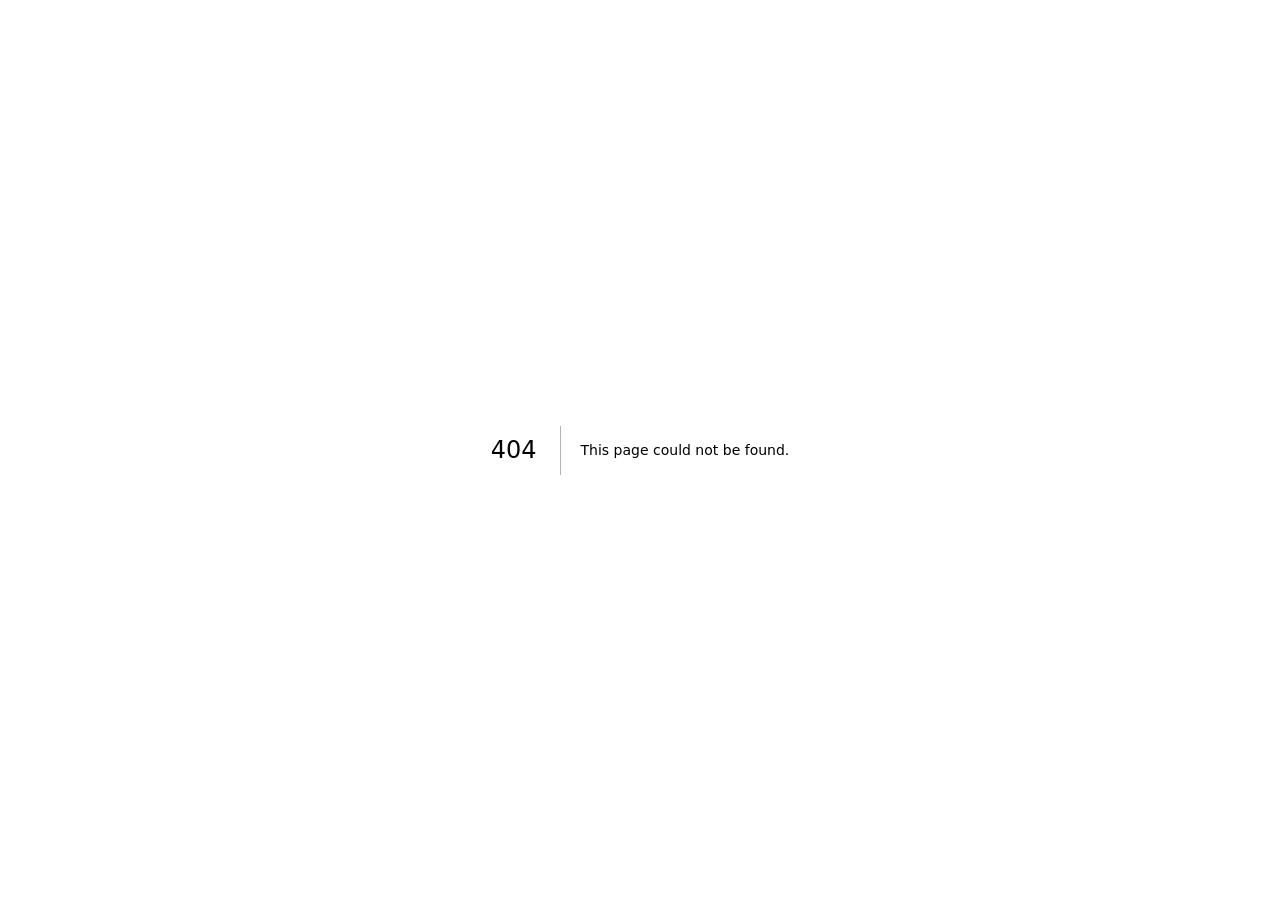
<file: 404/index.html>
<!DOCTYPE html><!--0Cd71whK7p5HqUxAgKvKW--><html lang="en-GB" class="__variable_bdb7b4 __variable_46fe82"><head><meta charSet="utf-8"/><meta name="viewport" content="width=device-width, initial-scale=1"/><link rel="stylesheet" href="/_next/static/css/10b21f4e5da28012.css" data-precedence="next"/><link rel="preload" as="script" fetchPriority="low" href="/_next/static/chunks/webpack-710f8259e39517b3.js"/><script src="/_next/static/chunks/87c73c54-24122e7b92478d00.js" async=""></script><script src="/_next/static/chunks/18-0d046d36ff029c06.js" async=""></script><script src="/_next/static/chunks/main-app-dcc02c7ad4c61ced.js" async=""></script><meta name="robots" content="noindex"/><title>404: This page could not be found.</title><meta name="theme-color" content="#0B1730"/><title>TMA: the money is already in your market</title><meta name="description" content="The money is already in your market. We compute how much of it is yours. Ninety seconds, seven questions, no email. Sometimes the answer is that we can’t help you."/><meta property="og:title" content="TMA: the money is already in your market"/><meta property="og:description" content="The money is already in your market. We compute how much of it is yours. Ninety seconds, seven questions, no email. Sometimes the answer is that we can’t help you."/><meta property="og:site_name" content="TMA"/><meta property="og:image" content="https://sevenfourse01.github.io/og/site.png"/><meta name="twitter:card" content="summary_large_image"/><meta name="twitter:title" content="TMA: the money is already in your market"/><meta name="twitter:description" content="The money is already in your market. We compute how much of it is yours. Ninety seconds, seven questions, no email. Sometimes the answer is that we can’t help you."/><meta name="twitter:image" content="https://sevenfourse01.github.io/og/site.png"/><link rel="icon" href="/icon.svg?1edf593c181e1c40" type="image/svg+xml" sizes="any"/><script>document.documentElement.classList.add('js')</script><script src="/_next/static/chunks/polyfills-42372ed130431b0a.js" noModule=""></script></head><body><div hidden=""><!--$--><!--/$--></div><div style="font-family:system-ui,&quot;Segoe UI&quot;,Roboto,Helvetica,Arial,sans-serif,&quot;Apple Color Emoji&quot;,&quot;Segoe UI Emoji&quot;;height:100vh;text-align:center;display:flex;flex-direction:column;align-items:center;justify-content:center"><div><style>body{color:#000;background:#fff;margin:0}.next-error-h1{border-right:1px solid rgba(0,0,0,.3)}@media (prefers-color-scheme:dark){body{color:#fff;background:#000}.next-error-h1{border-right:1px solid rgba(255,255,255,.3)}}</style><h1 class="next-error-h1" style="display:inline-block;margin:0 20px 0 0;padding:0 23px 0 0;font-size:24px;font-weight:500;vertical-align:top;line-height:49px">404</h1><div style="display:inline-block"><h2 style="font-size:14px;font-weight:400;line-height:49px;margin:0">This page could not be found.</h2></div></div></div><!--$--><!--/$--><script src="/_next/static/chunks/webpack-710f8259e39517b3.js" id="_R_" async=""></script><script>(self.__next_f=self.__next_f||[]).push([0])</script><script>self.__next_f.push([1,"1:\"$Sreact.fragment\"\n2:I[5341,[],\"\"]\n3:I[25,[],\"\"]\n4:I[5104,[],\"OutletBoundary\"]\n6:I[7158,[],\"AsyncMetadataOutlet\"]\n8:I[5104,[],\"ViewportBoundary\"]\na:I[5104,[],\"MetadataBoundary\"]\nb:\"$Sreact.suspense\"\nd:I[4431,[],\"\"]\n:HL[\"/_next/static/css/10b21f4e5da28012.css\",\"style\"]\n"])</script><script>self.__next_f.push([1,"0:{\"P\":null,\"b\":\"0Cd71whK7p5HqUxAgKvKW\",\"p\":\"\",\"c\":[\"\",\"_not-found\",\"\"],\"i\":false,\"f\":[[[\"\",{\"children\":[\"/_not-found\",{\"children\":[\"__PAGE__\",{}]}]},\"$undefined\",\"$undefined\",true],[\"\",[\"$\",\"$1\",\"c\",{\"children\":[[[\"$\",\"link\",\"0\",{\"rel\":\"stylesheet\",\"href\":\"/_next/static/css/10b21f4e5da28012.css\",\"precedence\":\"next\",\"crossOrigin\":\"$undefined\",\"nonce\":\"$undefined\"}]],[\"$\",\"html\",null,{\"lang\":\"en-GB\",\"className\":\"__variable_bdb7b4 __variable_46fe82\",\"children\":[[\"$\",\"head\",null,{\"children\":[\"$\",\"script\",null,{\"dangerouslySetInnerHTML\":{\"__html\":\"document.documentElement.classList.add('js')\"}}]}],[\"$\",\"body\",null,{\"children\":[\"$\",\"$L2\",null,{\"parallelRouterKey\":\"children\",\"error\":\"$undefined\",\"errorStyles\":\"$undefined\",\"errorScripts\":\"$undefined\",\"template\":[\"$\",\"$L3\",null,{}],\"templateStyles\":\"$undefined\",\"templateScripts\":\"$undefined\",\"notFound\":\"$undefined\",\"forbidden\":\"$undefined\",\"unauthorized\":\"$undefined\"}]}]]}]]}],{\"children\":[\"/_not-found\",[\"$\",\"$1\",\"c\",{\"children\":[null,[\"$\",\"$L2\",null,{\"parallelRouterKey\":\"children\",\"error\":\"$undefined\",\"errorStyles\":\"$undefined\",\"errorScripts\":\"$undefined\",\"template\":[\"$\",\"$L3\",null,{}],\"templateStyles\":\"$undefined\",\"templateScripts\":\"$undefined\",\"notFound\":\"$undefined\",\"forbidden\":\"$undefined\",\"unauthorized\":\"$undefined\"}]]}],{\"children\":[\"__PAGE__\",[\"$\",\"$1\",\"c\",{\"children\":[[[\"$\",\"title\",null,{\"children\":\"404: This page could not be found.\"}],[\"$\",\"div\",null,{\"style\":{\"fontFamily\":\"system-ui,\\\"Segoe UI\\\",Roboto,Helvetica,Arial,sans-serif,\\\"Apple Color Emoji\\\",\\\"Segoe UI Emoji\\\"\",\"height\":\"100vh\",\"textAlign\":\"center\",\"display\":\"flex\",\"flexDirection\":\"column\",\"alignItems\":\"center\",\"justifyContent\":\"center\"},\"children\":[\"$\",\"div\",null,{\"children\":[[\"$\",\"style\",null,{\"dangerouslySetInnerHTML\":{\"__html\":\"body{color:#000;background:#fff;margin:0}.next-error-h1{border-right:1px solid rgba(0,0,0,.3)}@media (prefers-color-scheme:dark){body{color:#fff;background:#000}.next-error-h1{border-right:1px solid rgba(255,255,255,.3)}}\"}}],[\"$\",\"h1\",null,{\"className\":\"next-error-h1\",\"style\":{\"display\":\"inline-block\",\"margin\":\"0 20px 0 0\",\"padding\":\"0 23px 0 0\",\"fontSize\":24,\"fontWeight\":500,\"verticalAlign\":\"top\",\"lineHeight\":\"49px\"},\"children\":404}],[\"$\",\"div\",null,{\"style\":{\"display\":\"inline-block\"},\"children\":[\"$\",\"h2\",null,{\"style\":{\"fontSize\":14,\"fontWeight\":400,\"lineHeight\":\"49px\",\"margin\":0},\"children\":\"This page could not be found.\"}]}]]}]}]],null,[\"$\",\"$L4\",null,{\"children\":[\"$L5\",[\"$\",\"$L6\",null,{\"promise\":\"$@7\"}]]}]]}],{},null,false]},null,false]},null,false],[\"$\",\"$1\",\"h\",{\"children\":[[\"$\",\"meta\",null,{\"name\":\"robots\",\"content\":\"noindex\"}],[[\"$\",\"$L8\",null,{\"children\":\"$L9\"}],null],[\"$\",\"$La\",null,{\"children\":[\"$\",\"div\",null,{\"hidden\":true,\"children\":[\"$\",\"$b\",null,{\"fallback\":null,\"children\":\"$Lc\"}]}]}]]}],false]],\"m\":\"$undefined\",\"G\":[\"$d\",[]],\"s\":false,\"S\":true}\n"])</script><script>self.__next_f.push([1,"9:[[\"$\",\"meta\",\"0\",{\"charSet\":\"utf-8\"}],[\"$\",\"meta\",\"1\",{\"name\":\"viewport\",\"content\":\"width=device-width, initial-scale=1\"}],[\"$\",\"meta\",\"2\",{\"name\":\"theme-color\",\"content\":\"#0B1730\"}]]\n5:null\n"])</script><script>self.__next_f.push([1,"e:I[6505,[],\"IconMark\"]\n"])</script><script>self.__next_f.push([1,"7:{\"metadata\":[[\"$\",\"title\",\"0\",{\"children\":\"TMA: the money is already in your market\"}],[\"$\",\"meta\",\"1\",{\"name\":\"description\",\"content\":\"The money is already in your market. We compute how much of it is yours. Ninety seconds, seven questions, no email. Sometimes the answer is that we can’t help you.\"}],[\"$\",\"meta\",\"2\",{\"property\":\"og:title\",\"content\":\"TMA: the money is already in your market\"}],[\"$\",\"meta\",\"3\",{\"property\":\"og:description\",\"content\":\"The money is already in your market. We compute how much of it is yours. Ninety seconds, seven questions, no email. Sometimes the answer is that we can’t help you.\"}],[\"$\",\"meta\",\"4\",{\"property\":\"og:site_name\",\"content\":\"TMA\"}],[\"$\",\"meta\",\"5\",{\"property\":\"og:image\",\"content\":\"https://sevenfourse01.github.io/og/site.png\"}],[\"$\",\"meta\",\"6\",{\"name\":\"twitter:card\",\"content\":\"summary_large_image\"}],[\"$\",\"meta\",\"7\",{\"name\":\"twitter:title\",\"content\":\"TMA: the money is already in your market\"}],[\"$\",\"meta\",\"8\",{\"name\":\"twitter:description\",\"content\":\"The money is already in your market. We compute how much of it is yours. Ninety seconds, seven questions, no email. Sometimes the answer is that we can’t help you.\"}],[\"$\",\"meta\",\"9\",{\"name\":\"twitter:image\",\"content\":\"https://sevenfourse01.github.io/og/site.png\"}],[\"$\",\"link\",\"10\",{\"rel\":\"icon\",\"href\":\"/icon.svg?1edf593c181e1c40\",\"type\":\"image/svg+xml\",\"sizes\":\"any\"}],[\"$\",\"$Le\",\"11\",{}]],\"error\":null,\"digest\":\"$undefined\"}\n"])</script><script>self.__next_f.push([1,"c:\"$7:metadata\"\n"])</script></body></html>
</file>
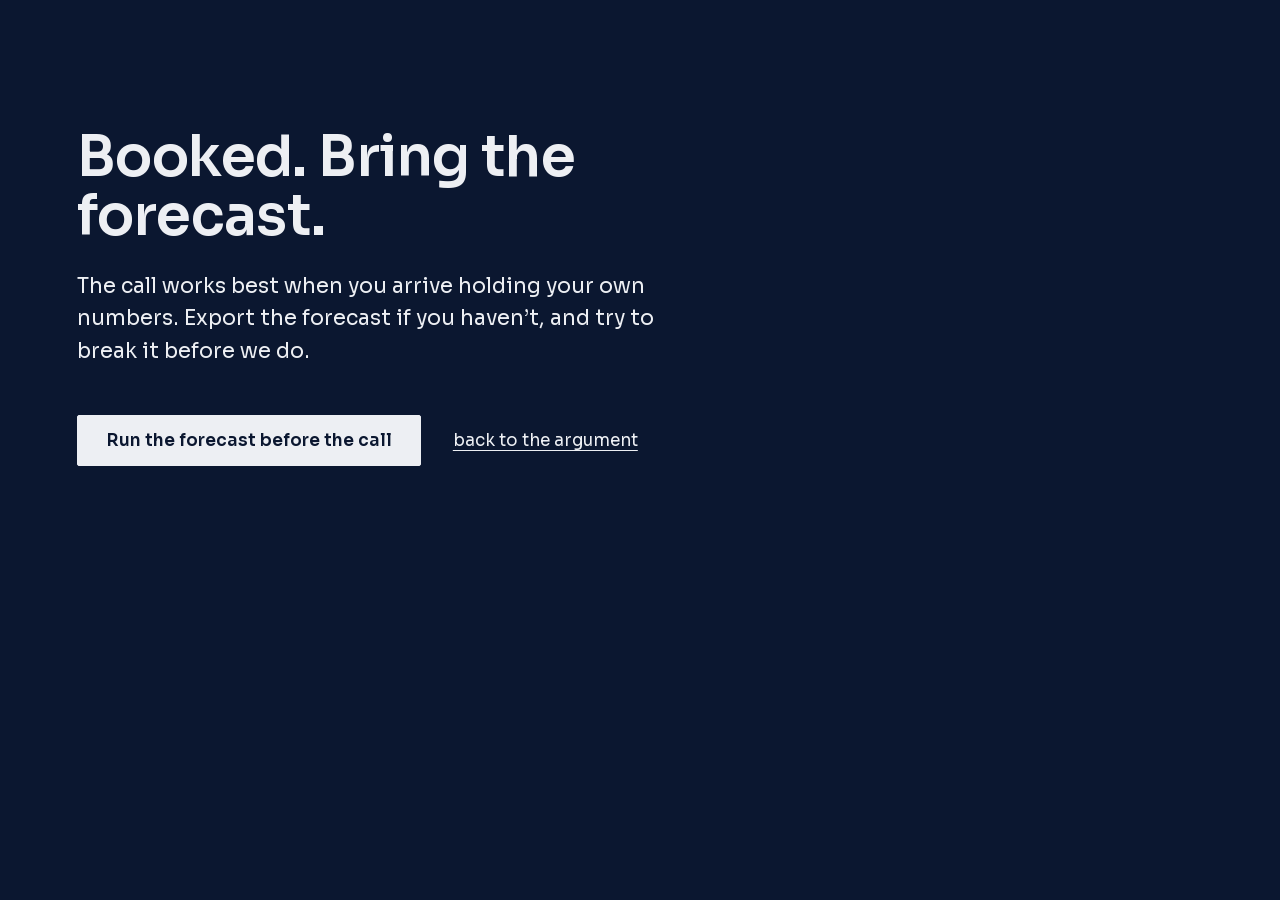
<file: booked/index.html>
<!DOCTYPE html><!--0Cd71whK7p5HqUxAgKvKW--><html lang="en-GB" class="__variable_bdb7b4 __variable_46fe82"><head><meta charSet="utf-8"/><meta name="viewport" content="width=device-width, initial-scale=1"/><link rel="stylesheet" href="/_next/static/css/10b21f4e5da28012.css" data-precedence="next"/><link rel="preload" as="script" fetchPriority="low" href="/_next/static/chunks/webpack-710f8259e39517b3.js"/><script src="/_next/static/chunks/87c73c54-24122e7b92478d00.js" async=""></script><script src="/_next/static/chunks/18-0d046d36ff029c06.js" async=""></script><script src="/_next/static/chunks/main-app-dcc02c7ad4c61ced.js" async=""></script><script src="/_next/static/chunks/664-6d821dc1aacb6b48.js" async=""></script><script src="/_next/static/chunks/app/booked/page-44a68bd9bf56d1cd.js" async=""></script><meta name="theme-color" content="#0B1730"/><title>TMA: booked</title><meta name="description" content="The money is already in your market. We compute how much of it is yours. Ninety seconds, seven questions, no email. Sometimes the answer is that we can’t help you."/><meta name="robots" content="noindex"/><meta property="og:title" content="TMA: the money is already in your market"/><meta property="og:description" content="The money is already in your market. We compute how much of it is yours. Ninety seconds, seven questions, no email. Sometimes the answer is that we can’t help you."/><meta property="og:site_name" content="TMA"/><meta property="og:image" content="https://sevenfourse01.github.io/og/site.png"/><meta name="twitter:card" content="summary_large_image"/><meta name="twitter:title" content="TMA: the money is already in your market"/><meta name="twitter:description" content="The money is already in your market. We compute how much of it is yours. Ninety seconds, seven questions, no email. Sometimes the answer is that we can’t help you."/><meta name="twitter:image" content="https://sevenfourse01.github.io/og/site.png"/><link rel="icon" href="/icon.svg?1edf593c181e1c40" type="image/svg+xml" sizes="any"/><script>document.documentElement.classList.add('js')</script><script src="/_next/static/chunks/polyfills-42372ed130431b0a.js" noModule=""></script></head><body><div hidden=""><!--$--><!--/$--></div><main><section class="nsection nsection--ink" style="min-height:100vh"><h1 class="display-l" style="max-width:18ch">Booked. Bring the forecast.</h1><div class="prose" style="margin-top:24px"><p class="lead">The call works best when you arrive holding your own numbers. Export the forecast if you haven’t, and try to break it before we do.</p></div><div class="actions"><a class="btn" href="/#s-demo-2">Run the forecast before the call</a><a class="btn btn--quiet" href="/">back to the argument</a></div></section></main><!--$--><!--/$--><script src="/_next/static/chunks/webpack-710f8259e39517b3.js" id="_R_" async=""></script><script>(self.__next_f=self.__next_f||[]).push([0])</script><script>self.__next_f.push([1,"1:\"$Sreact.fragment\"\n2:I[5341,[],\"\"]\n3:I[25,[],\"\"]\n4:I[9420,[\"664\",\"static/chunks/664-6d821dc1aacb6b48.js\",\"151\",\"static/chunks/app/booked/page-44a68bd9bf56d1cd.js\"],\"default\"]\n5:I[9664,[\"664\",\"static/chunks/664-6d821dc1aacb6b48.js\",\"151\",\"static/chunks/app/booked/page-44a68bd9bf56d1cd.js\"],\"\"]\n6:I[5104,[],\"OutletBoundary\"]\n8:I[7158,[],\"AsyncMetadataOutlet\"]\na:I[5104,[],\"ViewportBoundary\"]\nc:I[5104,[],\"MetadataBoundary\"]\nd:\"$Sreact.suspense\"\nf:I[4431,[],\"\"]\n:HL[\"/_next/static/css/10b21f4e5da28012.css\",\"style\"]\n"])</script><script>self.__next_f.push([1,"0:{\"P\":null,\"b\":\"0Cd71whK7p5HqUxAgKvKW\",\"p\":\"\",\"c\":[\"\",\"booked\",\"\"],\"i\":false,\"f\":[[[\"\",{\"children\":[\"booked\",{\"children\":[\"__PAGE__\",{}]}]},\"$undefined\",\"$undefined\",true],[\"\",[\"$\",\"$1\",\"c\",{\"children\":[[[\"$\",\"link\",\"0\",{\"rel\":\"stylesheet\",\"href\":\"/_next/static/css/10b21f4e5da28012.css\",\"precedence\":\"next\",\"crossOrigin\":\"$undefined\",\"nonce\":\"$undefined\"}]],[\"$\",\"html\",null,{\"lang\":\"en-GB\",\"className\":\"__variable_bdb7b4 __variable_46fe82\",\"children\":[[\"$\",\"head\",null,{\"children\":[\"$\",\"script\",null,{\"dangerouslySetInnerHTML\":{\"__html\":\"document.documentElement.classList.add('js')\"}}]}],[\"$\",\"body\",null,{\"children\":[\"$\",\"$L2\",null,{\"parallelRouterKey\":\"children\",\"error\":\"$undefined\",\"errorStyles\":\"$undefined\",\"errorScripts\":\"$undefined\",\"template\":[\"$\",\"$L3\",null,{}],\"templateStyles\":\"$undefined\",\"templateScripts\":\"$undefined\",\"notFound\":[[[\"$\",\"title\",null,{\"children\":\"404: This page could not be found.\"}],[\"$\",\"div\",null,{\"style\":{\"fontFamily\":\"system-ui,\\\"Segoe UI\\\",Roboto,Helvetica,Arial,sans-serif,\\\"Apple Color Emoji\\\",\\\"Segoe UI Emoji\\\"\",\"height\":\"100vh\",\"textAlign\":\"center\",\"display\":\"flex\",\"flexDirection\":\"column\",\"alignItems\":\"center\",\"justifyContent\":\"center\"},\"children\":[\"$\",\"div\",null,{\"children\":[[\"$\",\"style\",null,{\"dangerouslySetInnerHTML\":{\"__html\":\"body{color:#000;background:#fff;margin:0}.next-error-h1{border-right:1px solid rgba(0,0,0,.3)}@media (prefers-color-scheme:dark){body{color:#fff;background:#000}.next-error-h1{border-right:1px solid rgba(255,255,255,.3)}}\"}}],[\"$\",\"h1\",null,{\"className\":\"next-error-h1\",\"style\":{\"display\":\"inline-block\",\"margin\":\"0 20px 0 0\",\"padding\":\"0 23px 0 0\",\"fontSize\":24,\"fontWeight\":500,\"verticalAlign\":\"top\",\"lineHeight\":\"49px\"},\"children\":404}],[\"$\",\"div\",null,{\"style\":{\"display\":\"inline-block\"},\"children\":[\"$\",\"h2\",null,{\"style\":{\"fontSize\":14,\"fontWeight\":400,\"lineHeight\":\"49px\",\"margin\":0},\"children\":\"This page could not be found.\"}]}]]}]}]],[]],\"forbidden\":\"$undefined\",\"unauthorized\":\"$undefined\"}]}]]}]]}],{\"children\":[\"booked\",[\"$\",\"$1\",\"c\",{\"children\":[null,[\"$\",\"$L2\",null,{\"parallelRouterKey\":\"children\",\"error\":\"$undefined\",\"errorStyles\":\"$undefined\",\"errorScripts\":\"$undefined\",\"template\":[\"$\",\"$L3\",null,{}],\"templateStyles\":\"$undefined\",\"templateScripts\":\"$undefined\",\"notFound\":\"$undefined\",\"forbidden\":\"$undefined\",\"unauthorized\":\"$undefined\"}]]}],{\"children\":[\"__PAGE__\",[\"$\",\"$1\",\"c\",{\"children\":[[\"$\",\"main\",null,{\"children\":[\"$\",\"section\",null,{\"className\":\"nsection nsection--ink\",\"style\":{\"minHeight\":\"100vh\"},\"children\":[[\"$\",\"$L4\",null,{}],[\"$\",\"h1\",null,{\"className\":\"display-l\",\"style\":{\"maxWidth\":\"18ch\"},\"children\":\"Booked. Bring the forecast.\"}],[\"$\",\"div\",null,{\"className\":\"prose\",\"style\":{\"marginTop\":24},\"children\":[\"$\",\"p\",null,{\"className\":\"lead\",\"children\":\"The call works best when you arrive holding your own numbers. Export the forecast if you haven’t, and try to break it before we do.\"}]}],[\"$\",\"div\",null,{\"className\":\"actions\",\"children\":[[\"$\",\"$L5\",null,{\"className\":\"btn\",\"href\":\"/#s-demo-2\",\"children\":\"Run the forecast before the call\"}],[\"$\",\"$L5\",null,{\"className\":\"btn btn--quiet\",\"href\":\"/\",\"children\":\"back to the argument\"}]]}]]}]}],null,[\"$\",\"$L6\",null,{\"children\":[\"$L7\",[\"$\",\"$L8\",null,{\"promise\":\"$@9\"}]]}]]}],{},null,false]},null,false]},null,false],[\"$\",\"$1\",\"h\",{\"children\":[null,[[\"$\",\"$La\",null,{\"children\":\"$Lb\"}],null],[\"$\",\"$Lc\",null,{\"children\":[\"$\",\"div\",null,{\"hidden\":true,\"children\":[\"$\",\"$d\",null,{\"fallback\":null,\"children\":\"$Le\"}]}]}]]}],false]],\"m\":\"$undefined\",\"G\":[\"$f\",[]],\"s\":false,\"S\":true}\n"])</script><script>self.__next_f.push([1,"b:[[\"$\",\"meta\",\"0\",{\"charSet\":\"utf-8\"}],[\"$\",\"meta\",\"1\",{\"name\":\"viewport\",\"content\":\"width=device-width, initial-scale=1\"}],[\"$\",\"meta\",\"2\",{\"name\":\"theme-color\",\"content\":\"#0B1730\"}]]\n7:null\n"])</script><script>self.__next_f.push([1,"10:I[6505,[],\"IconMark\"]\n"])</script><script>self.__next_f.push([1,"9:{\"metadata\":[[\"$\",\"title\",\"0\",{\"children\":\"TMA: booked\"}],[\"$\",\"meta\",\"1\",{\"name\":\"description\",\"content\":\"The money is already in your market. We compute how much of it is yours. Ninety seconds, seven questions, no email. Sometimes the answer is that we can’t help you.\"}],[\"$\",\"meta\",\"2\",{\"name\":\"robots\",\"content\":\"noindex\"}],[\"$\",\"meta\",\"3\",{\"property\":\"og:title\",\"content\":\"TMA: the money is already in your market\"}],[\"$\",\"meta\",\"4\",{\"property\":\"og:description\",\"content\":\"The money is already in your market. We compute how much of it is yours. Ninety seconds, seven questions, no email. Sometimes the answer is that we can’t help you.\"}],[\"$\",\"meta\",\"5\",{\"property\":\"og:site_name\",\"content\":\"TMA\"}],[\"$\",\"meta\",\"6\",{\"property\":\"og:image\",\"content\":\"https://sevenfourse01.github.io/og/site.png\"}],[\"$\",\"meta\",\"7\",{\"name\":\"twitter:card\",\"content\":\"summary_large_image\"}],[\"$\",\"meta\",\"8\",{\"name\":\"twitter:title\",\"content\":\"TMA: the money is already in your market\"}],[\"$\",\"meta\",\"9\",{\"name\":\"twitter:description\",\"content\":\"The money is already in your market. We compute how much of it is yours. Ninety seconds, seven questions, no email. Sometimes the answer is that we can’t help you.\"}],[\"$\",\"meta\",\"10\",{\"name\":\"twitter:image\",\"content\":\"https://sevenfourse01.github.io/og/site.png\"}],[\"$\",\"link\",\"11\",{\"rel\":\"icon\",\"href\":\"/icon.svg?1edf593c181e1c40\",\"type\":\"image/svg+xml\",\"sizes\":\"any\"}],[\"$\",\"$L10\",\"12\",{}]],\"error\":null,\"digest\":\"$undefined\"}\n"])</script><script>self.__next_f.push([1,"e:\"$9:metadata\"\n"])</script></body></html>
</file>
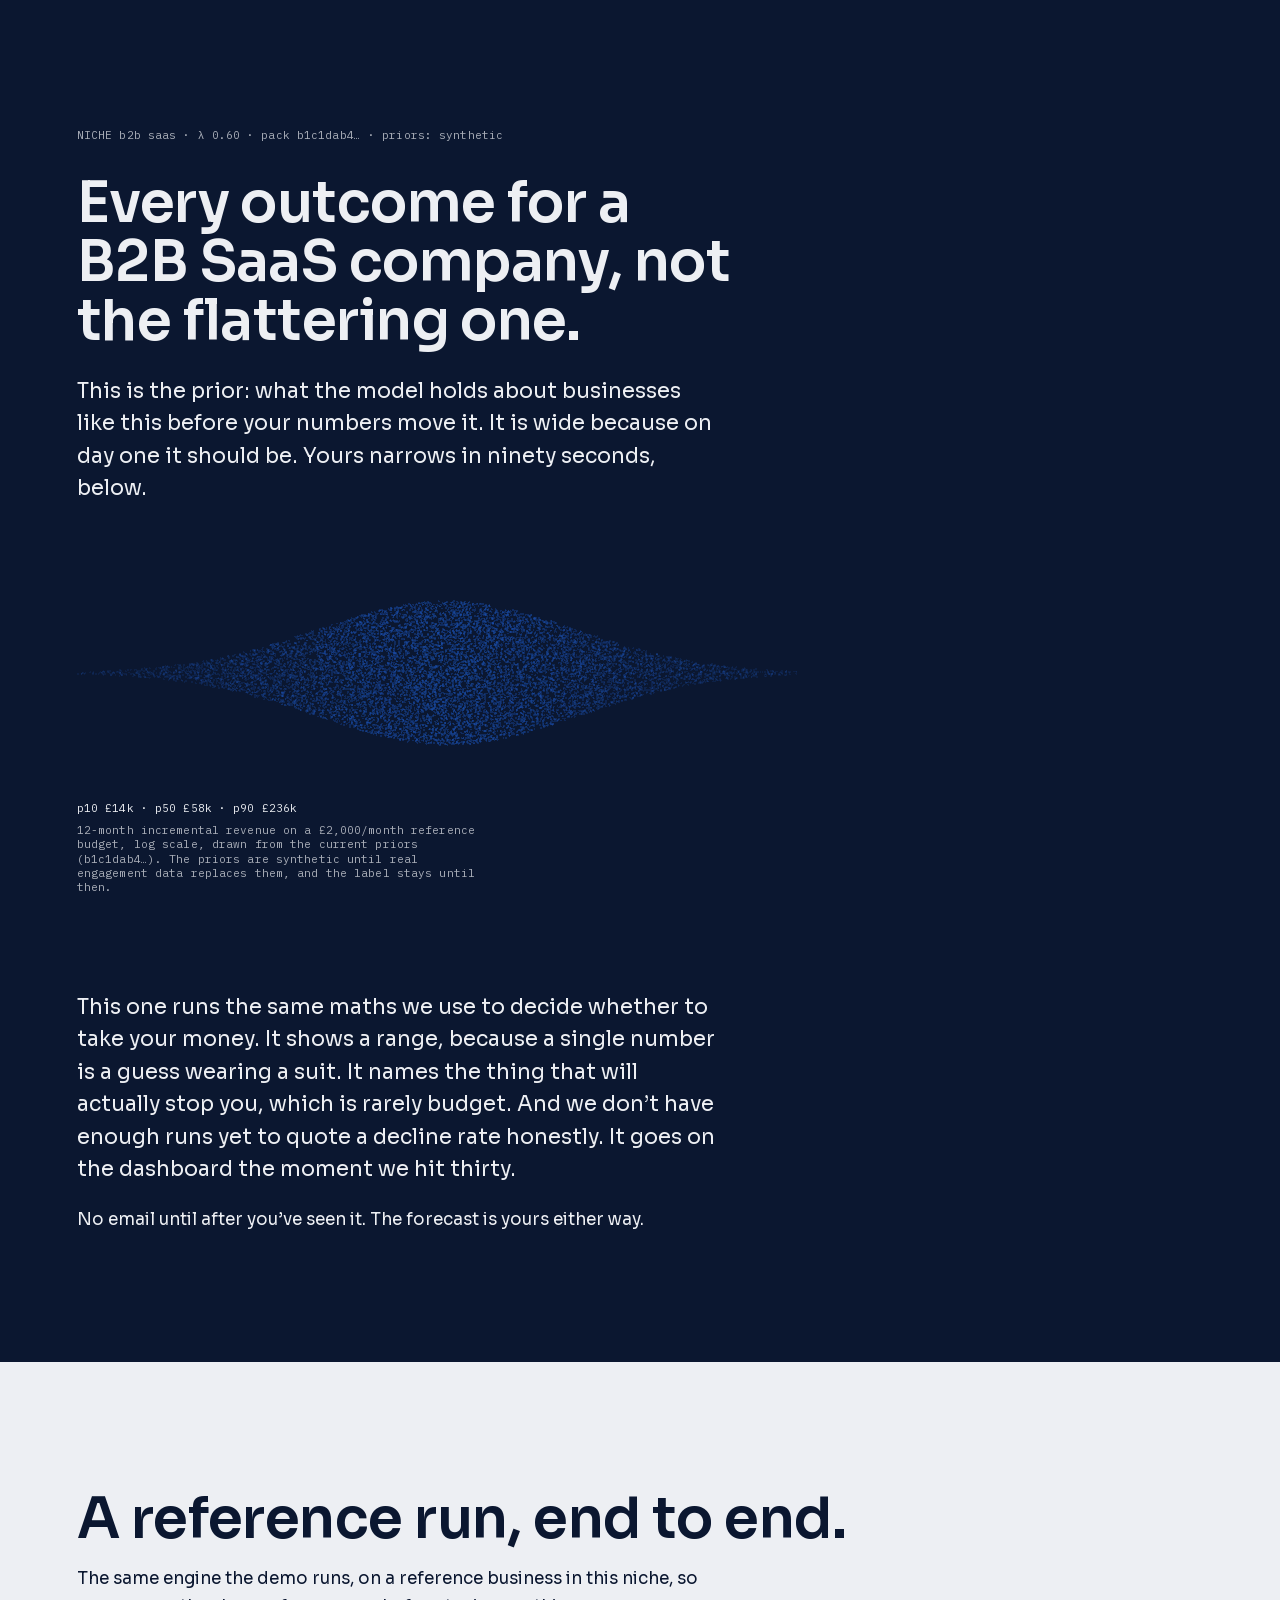
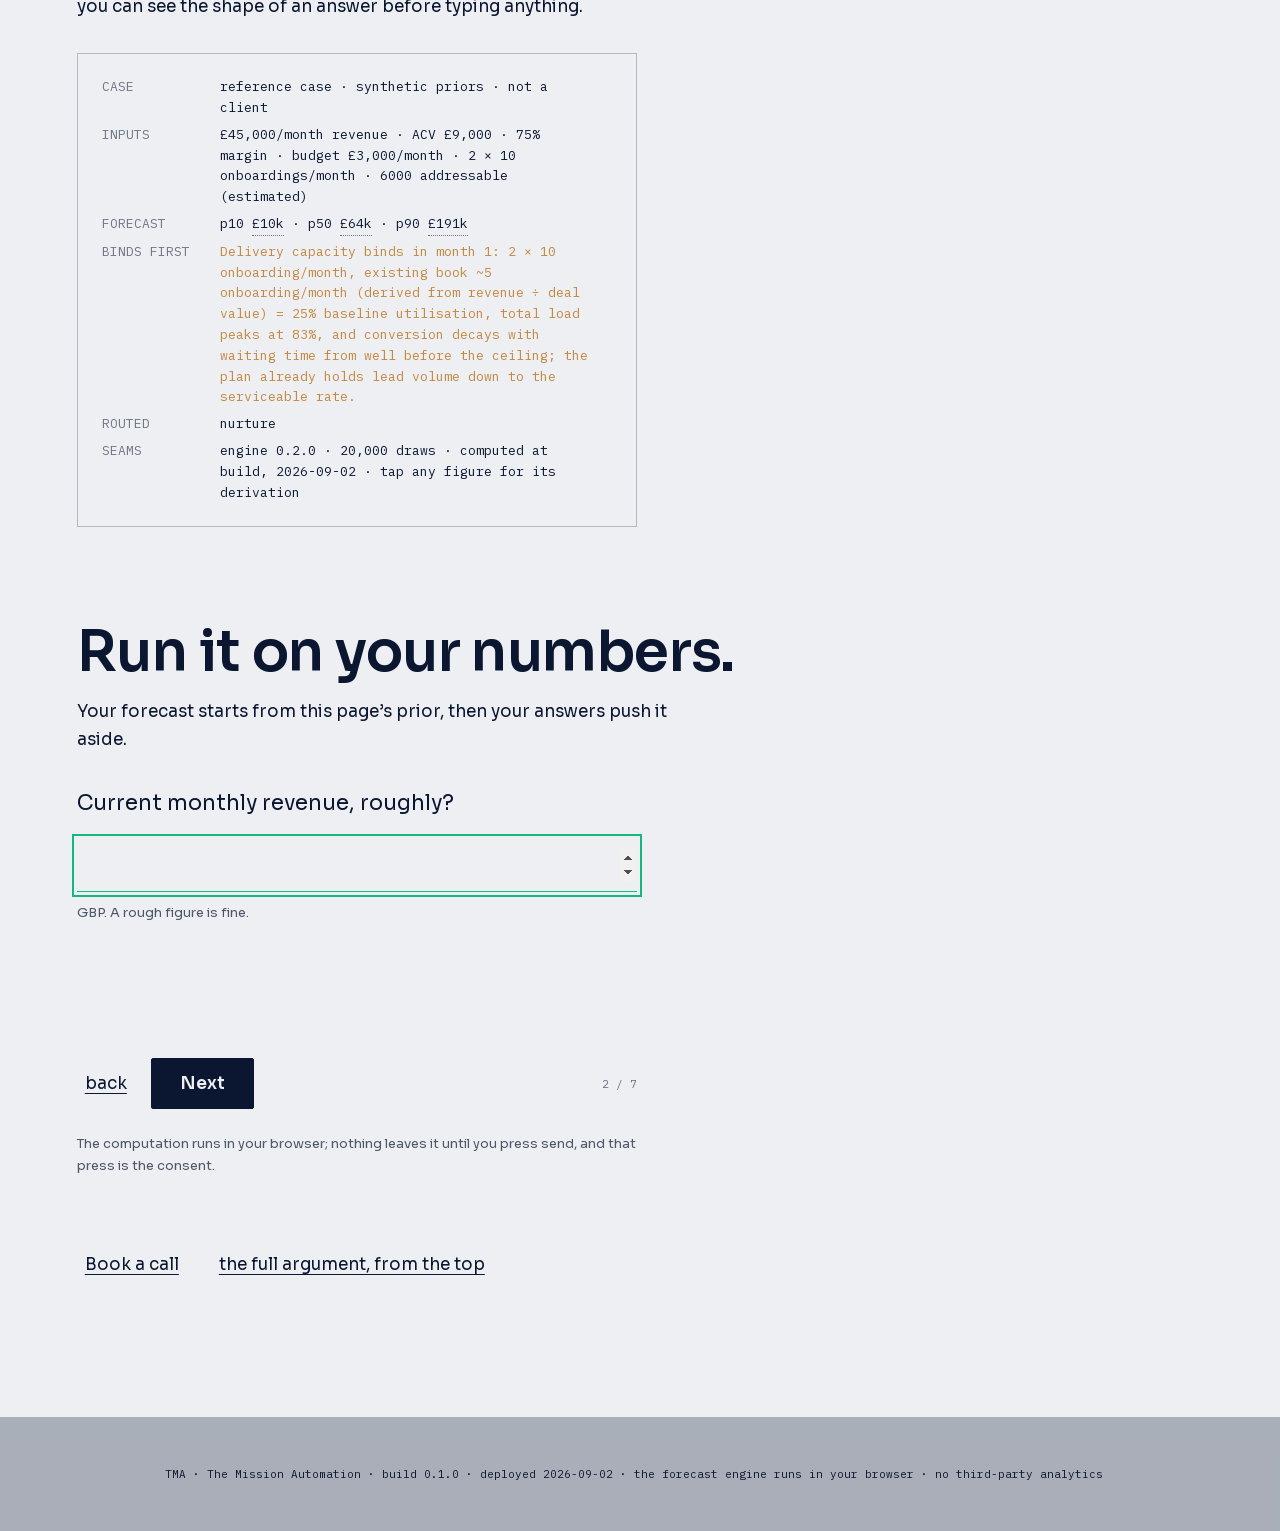
<file: n/b2b-saas/index.html>
<!DOCTYPE html><!--0Cd71whK7p5HqUxAgKvKW--><html lang="en-GB" class="__variable_bdb7b4 __variable_46fe82"><head><meta charSet="utf-8"/><meta name="viewport" content="width=device-width, initial-scale=1"/><link rel="stylesheet" href="/_next/static/css/10b21f4e5da28012.css" data-precedence="next"/><link rel="preload" as="script" fetchPriority="low" href="/_next/static/chunks/webpack-710f8259e39517b3.js"/><script src="/_next/static/chunks/87c73c54-24122e7b92478d00.js" async=""></script><script src="/_next/static/chunks/18-0d046d36ff029c06.js" async=""></script><script src="/_next/static/chunks/main-app-dcc02c7ad4c61ced.js" async=""></script><script src="/_next/static/chunks/664-6d821dc1aacb6b48.js" async=""></script><script src="/_next/static/chunks/69-f278201ab39dfcd1.js" async=""></script><script src="/_next/static/chunks/app/n/%5Bniche%5D/page-f858836eaf91c264.js" async=""></script><meta name="theme-color" content="#0B1730"/><title>TMA: B2B SaaS</title><meta name="description" content="The current prior for a B2B SaaS company: p10 £14k, p50 £58k, p90 £236k incremental over 12 months on a £2,000/month reference budget, and the engine to narrow it to yours, in your browser, no email."/><meta property="og:title" content="TMA: B2B SaaS"/><meta property="og:description" content="The current prior for a B2B SaaS company: p10 £14k, p50 £58k, p90 £236k incremental over 12 months on a £2,000/month reference budget, and the engine to narrow it to yours, in your browser, no email."/><meta property="og:image" content="https://sevenfourse01.github.io/og/niche-b2b-saas.png"/><meta name="twitter:card" content="summary_large_image"/><meta name="twitter:title" content="TMA: B2B SaaS"/><meta name="twitter:description" content="The current prior for a B2B SaaS company: p10 £14k, p50 £58k, p90 £236k incremental over 12 months on a £2,000/month reference budget, and the engine to narrow it to yours, in your browser, no email."/><meta name="twitter:image" content="https://sevenfourse01.github.io/og/niche-b2b-saas.png"/><link rel="icon" href="/icon.svg?1edf593c181e1c40" type="image/svg+xml" sizes="any"/><script>document.documentElement.classList.add('js')</script><script src="/_next/static/chunks/polyfills-42372ed130431b0a.js" noModule=""></script></head><body><div hidden=""><!--$--><!--/$--></div><main><section class="nsection nsection--ink"><p class="data" style="opacity:0.7;margin-bottom:32px">NICHE <!-- -->b2b saas<!-- --> · λ <!-- -->0.60<!-- --> · pack <!-- -->b1c1dab4<!-- -->… ·<!-- --> <!-- -->priors: synthetic</p><h1 class="display-l" style="max-width:16ch">Every outcome for <!-- -->a B2B SaaS company<!-- -->, not the flattering one.</h1><div class="prose" style="margin-top:24px"><p class="lead">This is the prior: what the model holds about businesses like this before your numbers move it. It is wide because on day one it should be. Yours narrows in ninety seconds, below.</p></div><div style="margin-top:48px"><div class="js-only"><div class="cloud-standalone" aria-hidden="true"><canvas></canvas></div><p class="data" style="margin-top:8px">p10 <!-- -->£14k<!-- --> · p50 <!-- -->£58k<!-- --> · p90 <!-- -->£236k</p></div><div class="nojs-only"><figure style="max-width:720px"><svg viewBox="0 0 720 280" role="img" aria-label="probability density of 12-month incremental revenue, log scale" style="width:100%;height:auto;display:block"><path d="M0.0,118.6 L4.5,118.4 L9.0,118.2 L13.5,118.1 L18.0,117.9 L22.5,117.7 L27.0,117.4 L31.5,117.2 L36.0,116.9 L40.5,116.6 L45.0,116.3 L49.5,116.0 L54.0,115.6 L58.5,115.3 L63.0,114.8 L67.5,114.4 L72.0,113.9 L76.5,113.4 L81.0,112.9 L85.5,112.3 L90.0,111.7 L94.5,111.1 L99.0,110.4 L103.5,109.7 L108.0,108.9 L112.5,108.1 L117.0,107.3 L121.5,106.4 L126.0,105.4 L130.5,104.5 L135.0,103.4 L139.5,102.4 L144.0,101.3 L148.5,100.1 L153.0,98.9 L157.5,97.6 L162.0,96.3 L166.5,95.0 L171.0,93.6 L175.5,92.2 L180.0,90.7 L184.5,89.2 L189.0,87.6 L193.5,86.0 L198.0,84.4 L202.5,82.7 L207.0,81.0 L211.5,79.3 L216.0,77.5 L220.5,75.8 L225.0,74.0 L229.5,72.2 L234.0,70.4 L238.5,68.5 L243.0,66.7 L247.5,64.9 L252.0,63.1 L256.5,61.3 L261.0,59.5 L265.5,57.7 L270.0,56.0 L274.5,54.3 L279.0,52.6 L283.5,51.0 L288.0,49.4 L292.5,47.9 L297.0,46.4 L301.5,45.0 L306.0,43.6 L310.5,42.3 L315.0,41.1 L319.5,40.0 L324.0,38.9 L328.5,38.0 L333.0,37.1 L337.5,36.3 L342.0,35.6 L346.5,35.0 L351.0,34.5 L355.5,34.2 L360.0,33.9 L364.5,33.7 L369.0,33.6 L373.5,33.6 L378.0,33.8 L382.5,34.0 L387.0,34.3 L391.5,34.8 L396.0,35.3 L400.5,35.9 L405.0,36.7 L409.5,37.5 L414.0,38.4 L418.5,39.4 L423.0,40.5 L427.5,41.7 L432.0,42.9 L436.5,44.2 L441.0,45.6 L445.5,47.0 L450.0,48.5 L454.5,50.1 L459.0,51.7 L463.5,53.4 L468.0,55.0 L472.5,56.8 L477.0,58.5 L481.5,60.3 L486.0,62.1 L490.5,63.9 L495.0,65.7 L499.5,67.5 L504.0,69.4 L508.5,71.2 L513.0,73.0 L517.5,74.8 L522.0,76.6 L526.5,78.3 L531.0,80.1 L535.5,81.8 L540.0,83.5 L544.5,85.1 L549.0,86.7 L553.5,88.3 L558.0,89.8 L562.5,91.3 L567.0,92.8 L571.5,94.2 L576.0,95.6 L580.5,96.9 L585.0,98.2 L589.5,99.4 L594.0,100.6 L598.5,101.8 L603.0,102.9 L607.5,103.9 L612.0,104.9 L616.5,105.9 L621.0,106.8 L625.5,107.7 L630.0,108.5 L634.5,109.3 L639.0,110.0 L643.5,110.7 L648.0,111.4 L652.5,112.0 L657.0,112.6 L661.5,113.1 L666.0,113.7 L670.5,114.1 L675.0,114.6 L679.5,115.0 L684.0,115.4 L688.5,115.8 L693.0,116.1 L697.5,116.5 L702.0,116.8 L706.5,117.0 L711.0,117.3 L715.5,117.5 L720.0,117.8 L720.0,122.2 L715.5,122.5 L711.0,122.7 L706.5,123.0 L702.0,123.2 L697.5,123.5 L693.0,123.9 L688.5,124.2 L684.0,124.6 L679.5,125.0 L675.0,125.4 L670.5,125.9 L666.0,126.3 L661.5,126.9 L657.0,127.4 L652.5,128.0 L648.0,128.6 L643.5,129.3 L639.0,130.0 L634.5,130.7 L630.0,131.5 L625.5,132.3 L621.0,133.2 L616.5,134.1 L612.0,135.1 L607.5,136.1 L603.0,137.1 L598.5,138.2 L594.0,139.4 L589.5,140.6 L585.0,141.8 L580.5,143.1 L576.0,144.4 L571.5,145.8 L567.0,147.2 L562.5,148.7 L558.0,150.2 L553.5,151.7 L549.0,153.3 L544.5,154.9 L540.0,156.5 L535.5,158.2 L531.0,159.9 L526.5,161.7 L522.0,163.4 L517.5,165.2 L513.0,167.0 L508.5,168.8 L504.0,170.6 L499.5,172.5 L495.0,174.3 L490.5,176.1 L486.0,177.9 L481.5,179.7 L477.0,181.5 L472.5,183.2 L468.0,185.0 L463.5,186.6 L459.0,188.3 L454.5,189.9 L450.0,191.5 L445.5,193.0 L441.0,194.4 L436.5,195.8 L432.0,197.1 L427.5,198.3 L423.0,199.5 L418.5,200.6 L414.0,201.6 L409.5,202.5 L405.0,203.3 L400.5,204.1 L396.0,204.7 L391.5,205.2 L387.0,205.7 L382.5,206.0 L378.0,206.2 L373.5,206.4 L369.0,206.4 L364.5,206.3 L360.0,206.1 L355.5,205.8 L351.0,205.5 L346.5,205.0 L342.0,204.4 L337.5,203.7 L333.0,202.9 L328.5,202.0 L324.0,201.1 L319.5,200.0 L315.0,198.9 L310.5,197.7 L306.0,196.4 L301.5,195.0 L297.0,193.6 L292.5,192.1 L288.0,190.6 L283.5,189.0 L279.0,187.4 L274.5,185.7 L270.0,184.0 L265.5,182.3 L261.0,180.5 L256.5,178.7 L252.0,176.9 L247.5,175.1 L243.0,173.3 L238.5,171.5 L234.0,169.6 L229.5,167.8 L225.0,166.0 L220.5,164.2 L216.0,162.5 L211.5,160.7 L207.0,159.0 L202.5,157.3 L198.0,155.6 L193.5,154.0 L189.0,152.4 L184.5,150.8 L180.0,149.3 L175.5,147.8 L171.0,146.4 L166.5,145.0 L162.0,143.7 L157.5,142.4 L153.0,141.1 L148.5,139.9 L144.0,138.7 L139.5,137.6 L135.0,136.6 L130.5,135.5 L126.0,134.6 L121.5,133.6 L117.0,132.7 L112.5,131.9 L108.0,131.1 L103.5,130.3 L99.0,129.6 L94.5,128.9 L90.0,128.3 L85.5,127.7 L81.0,127.1 L76.5,126.6 L72.0,126.1 L67.5,125.6 L63.0,125.2 L58.5,124.7 L54.0,124.4 L49.5,124.0 L45.0,123.7 L40.5,123.4 L36.0,123.1 L31.5,122.8 L27.0,122.6 L22.5,122.3 L18.0,122.1 L13.5,121.9 L9.0,121.8 L4.5,121.6 L0.0,121.4 Z" fill="#123E8C" opacity="0.55"></path><g><line x1="204.38878292830213" y1="231.6" x2="204.38878292830213" y2="245.6" stroke="currentColor" stroke-width="1" opacity="0.8"></line><text x="204.38878292830213" y="272" text-anchor="middle" font-family="var(--font-mono), monospace" font-size="12" fill="currentColor">p10<!-- --> <!-- -->£14k</text></g><g><line x1="370.23663258701527" y1="231.6" x2="370.23663258701527" y2="245.6" stroke="currentColor" stroke-width="1" opacity="0.8"></line><text x="370.23663258701527" y="272" text-anchor="middle" font-family="var(--font-mono), monospace" font-size="12" fill="currentColor">p50<!-- --> <!-- -->£58k</text></g><g><line x1="536.0844822457283" y1="231.6" x2="536.0844822457283" y2="245.6" stroke="currentColor" stroke-width="1" opacity="0.8"></line><text x="536.0844822457283" y="272" text-anchor="middle" font-family="var(--font-mono), monospace" font-size="12" fill="currentColor">p90<!-- --> <!-- -->£236k</text></g></svg></figure></div><p class="data" style="opacity:0.7;margin-top:8px;max-width:58ch">12-month incremental revenue on a £2,000/month reference budget, log scale, drawn from the current priors (<!-- -->b1c1dab4<!-- -->…). The priors are synthetic until real engagement data replaces them, and the label stays until then.</p></div><div style="margin-top:96px"><div class="prose"><p class="lead">This one runs the same maths we use to decide whether to take your money. It shows a range, because a single number is a guess wearing a suit. It names the thing that will actually stop you, which is rarely budget. And<!-- --> <!-- -->we don’t have enough runs yet to quote a decline rate honestly. It goes on the dashboard the moment we hit thirty.</p><p>No email until after you’ve seen it. The forecast is yours either way.</p></div></div></section><section class="nsection nsection--paper"><h2 class="display-l">A reference run, end to end.</h2><p class="prose" style="margin-top:16px">The same engine the demo runs, on a reference business in this niche, so you can see the shape of an answer before typing anything.</p><div class="datacard" style="margin-top:32px"><table><tbody><tr><th scope="row" class="dim">CASE</th><td class="wrap">reference case · synthetic priors · not a client</td></tr><tr><th scope="row" class="dim">INPUTS</th><td class="wrap">£45,000<!-- -->/month revenue · ACV<!-- --> <!-- -->£9,000<!-- --> · <!-- -->75%<!-- --> margin · budget<!-- --> <!-- -->£3,000<!-- -->/month · <!-- -->2<!-- --> ×<!-- --> <!-- -->10<!-- --> <!-- -->onboarding<!-- -->s/month ·<!-- --> <!-- -->6000<!-- --> addressable (<!-- -->estimated<!-- -->)</td></tr><tr><th scope="row" class="dim">FORECAST</th><td>p10<!-- --> <button type="button" class="prov num" aria-haspopup="dialog">£10k<span class="visually-hidden">: open where this number comes from</span></button> <!-- -->· p50<!-- --> <button type="button" class="prov num" aria-haspopup="dialog">£64k<span class="visually-hidden">: open where this number comes from</span></button> <!-- -->· p90<!-- --> <button type="button" class="prov num" aria-haspopup="dialog">£191k<span class="visually-hidden">: open where this number comes from</span></button></td></tr><tr><th scope="row" class="dim">BINDS FIRST</th><td class="wrap limit">Delivery capacity binds in month 1: 2 × 10 onboarding/month, existing book ~5 onboarding/month (derived from revenue ÷ deal value) = 25% baseline utilisation, total load peaks at 83%, and conversion decays with waiting time from well before the ceiling; the plan already holds lead volume down to the serviceable rate.</td></tr><tr><th scope="row" class="dim">ROUTED</th><td>nurture</td></tr><tr><th scope="row" class="dim">SEAMS</th><td class="wrap">engine <!-- -->0.2.0<!-- --> · <!-- -->20,000<!-- --> draws · computed at build, <!-- -->2026-09-02<!-- --> · tap any figure for its derivation</td></tr></tbody></table></div><div style="margin-top:96px"><h2 class="display-l">Run it on your numbers.</h2><p class="prose" style="margin-top:16px">Your forecast starts from this page’s prior, then your answers push it aside.</p><div class="js-only" style="margin-top:32px"><div class="demo" id="demo-root" tabindex="-1"><p class="visually-hidden" role="status" aria-live="polite"></p><form><div class="demo__step"><label><span class="demo__label">Current monthly revenue, roughly?</span><input type="number" inputMode="numeric" min="0" autofocus="" required="" aria-label="current monthly revenue, in pounds" value=""/><p class="demo__hint">GBP. A rough figure is fine.</p></label></div><div class="demo__nav"><button type="button" class="btn btn--quiet">back</button><button type="submit" class="btn">Next</button><span class="demo__progress">2<!-- --> / <!-- -->7</span></div></form><p class="demo__hint" style="margin-top:24px">The computation runs in your browser; nothing leaves it until you press send, and that press is the consent.</p></div></div><noscript><p>The forecast is computed in your browser and needs JavaScript.</p></noscript></div><div class="actions" style="margin-top:64px"><a class="btn btn--quiet" href="mailto:hello@themissionautomation.com?subject=Book%20a%20call" rel="noopener">Book a call</a><a class="btn btn--quiet" href="/">the full argument, from the top</a></div></section></main><footer><p>TMA · The Mission Automation · build <!-- -->0.1.0<!-- --> · deployed <!-- -->2026-09-02<!-- --> · the forecast engine runs in your browser · no third-party analytics</p></footer><!--$--><!--/$--><script src="/_next/static/chunks/webpack-710f8259e39517b3.js" id="_R_" async=""></script><script>(self.__next_f=self.__next_f||[]).push([0])</script><script>self.__next_f.push([1,"1:\"$Sreact.fragment\"\n2:I[5341,[],\"\"]\n3:I[25,[],\"\"]\n5:I[5104,[],\"OutletBoundary\"]\n7:I[7158,[],\"AsyncMetadataOutlet\"]\n9:I[5104,[],\"ViewportBoundary\"]\nb:I[5104,[],\"MetadataBoundary\"]\nc:\"$Sreact.suspense\"\ne:I[4431,[],\"\"]\n:HL[\"/_next/static/css/10b21f4e5da28012.css\",\"style\"]\n"])</script><script>self.__next_f.push([1,"0:{\"P\":null,\"b\":\"0Cd71whK7p5HqUxAgKvKW\",\"p\":\"\",\"c\":[\"\",\"n\",\"b2b-saas\",\"\"],\"i\":false,\"f\":[[[\"\",{\"children\":[\"n\",{\"children\":[[\"niche\",\"b2b-saas\",\"d\"],{\"children\":[\"__PAGE__\",{}]}]}]},\"$undefined\",\"$undefined\",true],[\"\",[\"$\",\"$1\",\"c\",{\"children\":[[[\"$\",\"link\",\"0\",{\"rel\":\"stylesheet\",\"href\":\"/_next/static/css/10b21f4e5da28012.css\",\"precedence\":\"next\",\"crossOrigin\":\"$undefined\",\"nonce\":\"$undefined\"}]],[\"$\",\"html\",null,{\"lang\":\"en-GB\",\"className\":\"__variable_bdb7b4 __variable_46fe82\",\"children\":[[\"$\",\"head\",null,{\"children\":[\"$\",\"script\",null,{\"dangerouslySetInnerHTML\":{\"__html\":\"document.documentElement.classList.add('js')\"}}]}],[\"$\",\"body\",null,{\"children\":[\"$\",\"$L2\",null,{\"parallelRouterKey\":\"children\",\"error\":\"$undefined\",\"errorStyles\":\"$undefined\",\"errorScripts\":\"$undefined\",\"template\":[\"$\",\"$L3\",null,{}],\"templateStyles\":\"$undefined\",\"templateScripts\":\"$undefined\",\"notFound\":[[[\"$\",\"title\",null,{\"children\":\"404: This page could not be found.\"}],[\"$\",\"div\",null,{\"style\":{\"fontFamily\":\"system-ui,\\\"Segoe UI\\\",Roboto,Helvetica,Arial,sans-serif,\\\"Apple Color Emoji\\\",\\\"Segoe UI Emoji\\\"\",\"height\":\"100vh\",\"textAlign\":\"center\",\"display\":\"flex\",\"flexDirection\":\"column\",\"alignItems\":\"center\",\"justifyContent\":\"center\"},\"children\":[\"$\",\"div\",null,{\"children\":[[\"$\",\"style\",null,{\"dangerouslySetInnerHTML\":{\"__html\":\"body{color:#000;background:#fff;margin:0}.next-error-h1{border-right:1px solid rgba(0,0,0,.3)}@media (prefers-color-scheme:dark){body{color:#fff;background:#000}.next-error-h1{border-right:1px solid rgba(255,255,255,.3)}}\"}}],[\"$\",\"h1\",null,{\"className\":\"next-error-h1\",\"style\":{\"display\":\"inline-block\",\"margin\":\"0 20px 0 0\",\"padding\":\"0 23px 0 0\",\"fontSize\":24,\"fontWeight\":500,\"verticalAlign\":\"top\",\"lineHeight\":\"49px\"},\"children\":404}],[\"$\",\"div\",null,{\"style\":{\"display\":\"inline-block\"},\"children\":[\"$\",\"h2\",null,{\"style\":{\"fontSize\":14,\"fontWeight\":400,\"lineHeight\":\"49px\",\"margin\":0},\"children\":\"This page could not be found.\"}]}]]}]}]],[]],\"forbidden\":\"$undefined\",\"unauthorized\":\"$undefined\"}]}]]}]]}],{\"children\":[\"n\",[\"$\",\"$1\",\"c\",{\"children\":[null,[\"$\",\"$L2\",null,{\"parallelRouterKey\":\"children\",\"error\":\"$undefined\",\"errorStyles\":\"$undefined\",\"errorScripts\":\"$undefined\",\"template\":[\"$\",\"$L3\",null,{}],\"templateStyles\":\"$undefined\",\"templateScripts\":\"$undefined\",\"notFound\":\"$undefined\",\"forbidden\":\"$undefined\",\"unauthorized\":\"$undefined\"}]]}],{\"children\":[[\"niche\",\"b2b-saas\",\"d\"],[\"$\",\"$1\",\"c\",{\"children\":[null,[\"$\",\"$L2\",null,{\"parallelRouterKey\":\"children\",\"error\":\"$undefined\",\"errorStyles\":\"$undefined\",\"errorScripts\":\"$undefined\",\"template\":[\"$\",\"$L3\",null,{}],\"templateStyles\":\"$undefined\",\"templateScripts\":\"$undefined\",\"notFound\":\"$undefined\",\"forbidden\":\"$undefined\",\"unauthorized\":\"$undefined\"}]]}],{\"children\":[\"__PAGE__\",[\"$\",\"$1\",\"c\",{\"children\":[\"$L4\",null,[\"$\",\"$L5\",null,{\"children\":[\"$L6\",[\"$\",\"$L7\",null,{\"promise\":\"$@8\"}]]}]]}],{},null,false]},null,false]},null,false]},null,false],[\"$\",\"$1\",\"h\",{\"children\":[null,[[\"$\",\"$L9\",null,{\"children\":\"$La\"}],null],[\"$\",\"$Lb\",null,{\"children\":[\"$\",\"div\",null,{\"hidden\":true,\"children\":[\"$\",\"$c\",null,{\"fallback\":null,\"children\":\"$Ld\"}]}]}]]}],false]],\"m\":\"$undefined\",\"G\":[\"$e\",[]],\"s\":false,\"S\":true}\n"])</script><script>self.__next_f.push([1,"f:I[8087,[\"664\",\"static/chunks/664-6d821dc1aacb6b48.js\",\"69\",\"static/chunks/69-f278201ab39dfcd1.js\",\"681\",\"static/chunks/app/n/%5Bniche%5D/page-f858836eaf91c264.js\"],\"default\"]\n10:Tfc5,"])</script><script>self.__next_f.push([1,"M0.0,118.6 L4.5,118.4 L9.0,118.2 L13.5,118.1 L18.0,117.9 L22.5,117.7 L27.0,117.4 L31.5,117.2 L36.0,116.9 L40.5,116.6 L45.0,116.3 L49.5,116.0 L54.0,115.6 L58.5,115.3 L63.0,114.8 L67.5,114.4 L72.0,113.9 L76.5,113.4 L81.0,112.9 L85.5,112.3 L90.0,111.7 L94.5,111.1 L99.0,110.4 L103.5,109.7 L108.0,108.9 L112.5,108.1 L117.0,107.3 L121.5,106.4 L126.0,105.4 L130.5,104.5 L135.0,103.4 L139.5,102.4 L144.0,101.3 L148.5,100.1 L153.0,98.9 L157.5,97.6 L162.0,96.3 L166.5,95.0 L171.0,93.6 L175.5,92.2 L180.0,90.7 L184.5,89.2 L189.0,87.6 L193.5,86.0 L198.0,84.4 L202.5,82.7 L207.0,81.0 L211.5,79.3 L216.0,77.5 L220.5,75.8 L225.0,74.0 L229.5,72.2 L234.0,70.4 L238.5,68.5 L243.0,66.7 L247.5,64.9 L252.0,63.1 L256.5,61.3 L261.0,59.5 L265.5,57.7 L270.0,56.0 L274.5,54.3 L279.0,52.6 L283.5,51.0 L288.0,49.4 L292.5,47.9 L297.0,46.4 L301.5,45.0 L306.0,43.6 L310.5,42.3 L315.0,41.1 L319.5,40.0 L324.0,38.9 L328.5,38.0 L333.0,37.1 L337.5,36.3 L342.0,35.6 L346.5,35.0 L351.0,34.5 L355.5,34.2 L360.0,33.9 L364.5,33.7 L369.0,33.6 L373.5,33.6 L378.0,33.8 L382.5,34.0 L387.0,34.3 L391.5,34.8 L396.0,35.3 L400.5,35.9 L405.0,36.7 L409.5,37.5 L414.0,38.4 L418.5,39.4 L423.0,40.5 L427.5,41.7 L432.0,42.9 L436.5,44.2 L441.0,45.6 L445.5,47.0 L450.0,48.5 L454.5,50.1 L459.0,51.7 L463.5,53.4 L468.0,55.0 L472.5,56.8 L477.0,58.5 L481.5,60.3 L486.0,62.1 L490.5,63.9 L495.0,65.7 L499.5,67.5 L504.0,69.4 L508.5,71.2 L513.0,73.0 L517.5,74.8 L522.0,76.6 L526.5,78.3 L531.0,80.1 L535.5,81.8 L540.0,83.5 L544.5,85.1 L549.0,86.7 L553.5,88.3 L558.0,89.8 L562.5,91.3 L567.0,92.8 L571.5,94.2 L576.0,95.6 L580.5,96.9 L585.0,98.2 L589.5,99.4 L594.0,100.6 L598.5,101.8 L603.0,102.9 L607.5,103.9 L612.0,104.9 L616.5,105.9 L621.0,106.8 L625.5,107.7 L630.0,108.5 L634.5,109.3 L639.0,110.0 L643.5,110.7 L648.0,111.4 L652.5,112.0 L657.0,112.6 L661.5,113.1 L666.0,113.7 L670.5,114.1 L675.0,114.6 L679.5,115.0 L684.0,115.4 L688.5,115.8 L693.0,116.1 L697.5,116.5 L702.0,116.8 L706.5,117.0 L711.0,117.3 L715.5,117.5 L720.0,117.8 L720.0,122.2 L715.5,122.5 L711.0,122.7 L706.5,123.0 L702.0,123.2 L697.5,123.5 L693.0,123.9 L688.5,124.2 L684.0,124.6 L679.5,125.0 L675.0,125.4 L670.5,125.9 L666.0,126.3 L661.5,126.9 L657.0,127.4 L652.5,128.0 L648.0,128.6 L643.5,129.3 L639.0,130.0 L634.5,130.7 L630.0,131.5 L625.5,132.3 L621.0,133.2 L616.5,134.1 L612.0,135.1 L607.5,136.1 L603.0,137.1 L598.5,138.2 L594.0,139.4 L589.5,140.6 L585.0,141.8 L580.5,143.1 L576.0,144.4 L571.5,145.8 L567.0,147.2 L562.5,148.7 L558.0,150.2 L553.5,151.7 L549.0,153.3 L544.5,154.9 L540.0,156.5 L535.5,158.2 L531.0,159.9 L526.5,161.7 L522.0,163.4 L517.5,165.2 L513.0,167.0 L508.5,168.8 L504.0,170.6 L499.5,172.5 L495.0,174.3 L490.5,176.1 L486.0,177.9 L481.5,179.7 L477.0,181.5 L472.5,183.2 L468.0,185.0 L463.5,186.6 L459.0,188.3 L454.5,189.9 L450.0,191.5 L445.5,193.0 L441.0,194.4 L436.5,195.8 L432.0,197.1 L427.5,198.3 L423.0,199.5 L418.5,200.6 L414.0,201.6 L409.5,202.5 L405.0,203.3 L400.5,204.1 L396.0,204.7 L391.5,205.2 L387.0,205.7 L382.5,206.0 L378.0,206.2 L373.5,206.4 L369.0,206.4 L364.5,206.3 L360.0,206.1 L355.5,205.8 L351.0,205.5 L346.5,205.0 L342.0,204.4 L337.5,203.7 L333.0,202.9 L328.5,202.0 L324.0,201.1 L319.5,200.0 L315.0,198.9 L310.5,197.7 L306.0,196.4 L301.5,195.0 L297.0,193.6 L292.5,192.1 L288.0,190.6 L283.5,189.0 L279.0,187.4 L274.5,185.7 L270.0,184.0 L265.5,182.3 L261.0,180.5 L256.5,178.7 L252.0,176.9 L247.5,175.1 L243.0,173.3 L238.5,171.5 L234.0,169.6 L229.5,167.8 L225.0,166.0 L220.5,164.2 L216.0,162.5 L211.5,160.7 L207.0,159.0 L202.5,157.3 L198.0,155.6 L193.5,154.0 L189.0,152.4 L184.5,150.8 L180.0,149.3 L175.5,147.8 L171.0,146.4 L166.5,145.0 L162.0,143.7 L157.5,142.4 L153.0,141.1 L148.5,139.9 L144.0,138.7 L139.5,137.6 L135.0,136.6 L130.5,135.5 L126.0,134.6 L121.5,133.6 L117.0,132.7 L112.5,131.9 L108.0,131.1 L103.5,130.3 L99.0,129.6 L94.5,128.9 L90.0,128.3 L85.5,127.7 L81.0,127.1 L76.5,126.6 L72.0,126.1 L67.5,125.6 L63.0,125.2 L58.5,124.7 L54.0,124.4 L49.5,124.0 L45.0,123.7 L40.5,123.4 L36.0,123.1 L31.5,122.8 L27.0,122.6 L22.5,122.3 L18.0,122.1 L13.5,121.9 L9.0,121.8 L4.5,121.6 L0.0,121.4 Z"])</script><script>self.__next_f.push([1,"4:[[\"$\",\"main\",null,{\"children\":[[\"$\",\"section\",null,{\"className\":\"nsection nsection--ink\",\"children\":[[\"$\",\"p\",null,{\"className\":\"data\",\"style\":{\"opacity\":0.7,\"marginBottom\":32},\"children\":[\"NICHE \",\"b2b saas\",\" · λ \",\"0.60\",\" · pack \",\"b1c1dab4\",\"… ·\",\" \",\"priors: synthetic\"]}],[\"$\",\"h1\",null,{\"className\":\"display-l\",\"style\":{\"maxWidth\":\"16ch\"},\"children\":[\"Every outcome for \",\"a B2B SaaS company\",\", not the flattering one.\"]}],[\"$\",\"div\",null,{\"className\":\"prose\",\"style\":{\"marginTop\":24},\"children\":[\"$\",\"p\",null,{\"className\":\"lead\",\"children\":\"This is the prior: what the model holds about businesses like this before your numbers move it. It is wide because on day one it should be. Yours narrows in ninety seconds, below.\"}]}],[\"$\",\"div\",null,{\"style\":{\"marginTop\":48},\"children\":[[\"$\",\"div\",null,{\"className\":\"js-only\",\"children\":[[\"$\",\"$Lf\",null,{\"fixed\":{\"theta\":{\"mu\":10.961277846683982,\"sigma\":1.1},\"lambda\":0.6,\"domain\":{\"lnMin\":7.814266469694353,\"lnMax\":13.934266469694354}}}],[\"$\",\"p\",null,{\"className\":\"data\",\"style\":{\"marginTop\":8},\"children\":[\"p10 \",\"£14k\",\" · p50 \",\"£58k\",\" · p90 \",\"£236k\"]}]]}],[\"$\",\"div\",null,{\"className\":\"nojs-only\",\"children\":[\"$\",\"figure\",null,{\"style\":{\"maxWidth\":720},\"children\":[\"$\",\"svg\",null,{\"viewBox\":\"0 0 720 280\",\"role\":\"img\",\"aria-label\":\"probability density of 12-month incremental revenue, log scale\",\"style\":{\"width\":\"100%\",\"height\":\"auto\",\"display\":\"block\"},\"children\":[[\"$\",\"path\",null,{\"d\":\"$10\",\"fill\":\"#123E8C\",\"opacity\":\"0.55\"}],[\"$L11\",\"$L12\",\"$L13\"]]}]}]}],\"$L14\"]}],\"$L15\"]}],\"$L16\"]}],\"$L17\",\"$L18\"]\n"])</script><script>self.__next_f.push([1,"19:I[237,[\"664\",\"static/chunks/664-6d821dc1aacb6b48.js\",\"69\",\"static/chunks/69-f278201ab39dfcd1.js\",\"681\",\"static/chunks/app/n/%5Bniche%5D/page-f858836eaf91c264.js\"],\"ProvFigure\"]\n21:I[237,[\"664\",\"static/chunks/664-6d821dc1aacb6b48.js\",\"69\",\"static/chunks/69-f278201ab39dfcd1.js\",\"681\",\"static/chunks/app/n/%5Bniche%5D/page-f858836eaf91c264.js\"],\"ProvSheet\"]\n11:[\"$\",\"g\",\"p10\",{\"children\":[[\"$\",\"line\",null,{\"x1\":204.38878292830213,\"y1\":231.6,\"x2\":204.38878292830213,\"y2\":245.6,\"stroke\":\"currentColor\",\"strokeWidth\":\"1\",\"opacity\":\"0.8\"}],[\"$\",\"text\",null,{\"x\":204.38878292830213,\"y\":272,\"textAnchor\":\"middle\",\"fontFamily\":\"var(--font-mono), monospace\",\"fontSize\":\"12\",\"fill\":\"currentColor\",\"children\":[\"p10\",\" \",\"£14k\"]}]]}]\n12:[\"$\",\"g\",\"p50\",{\"children\":[[\"$\",\"line\",null,{\"x1\":370.23663258701527,\"y1\":231.6,\"x2\":370.23663258701527,\"y2\":245.6,\"stroke\":\"currentColor\",\"strokeWidth\":\"1\",\"opacity\":\"0.8\"}],[\"$\",\"text\",null,{\"x\":370.23663258701527,\"y\":272,\"textAnchor\":\"middle\",\"fontFamily\":\"var(--font-mono), monospace\",\"fontSize\":\"12\",\"fill\":\"currentColor\",\"children\":[\"p50\",\" \",\"£58k\"]}]]}]\n13:[\"$\",\"g\",\"p90\",{\"children\":[[\"$\",\"line\",null,{\"x1\":536.0844822457283,\"y1\":231.6,\"x2\":536.0844822457283,\"y2\":245.6,\"stroke\":\"currentColor\",\"strokeWidth\":\"1\",\"opacity\":\"0.8\"}],[\"$\",\"text\",null,{\"x\":536.0844822457283,\"y\":272,\"textAnchor\":\"middle\",\"fontFamily\":\"var(--font-mono), monospace\",\"fontSize\":\"12\",\"fill\":\"currentColor\",\"children\":[\"p90\",\" \",\"£236k\"]}]]}]\n14:[\"$\",\"p\",null,{\"className\":\"data\",\"style\":{\"opacity\":0.7,\"marginTop\":8,\"maxWidth\":\"58ch\"},\"children\":[\"12-month incremental revenue on a £2,000/month reference budget, log scale, drawn from the current priors (\",\"b1c1dab4\",\"…). The priors are synthetic until real engagement data replaces them, and the label stays until then.\"]}]\n15:[\"$\",\"div\",null,{\"style\":{\"marginTop\":96},\"children\":[\"$\",\"div\",null,{\"className\":\"prose\",\"children\":[false,[\"$\",\"p\",null,{\"className\":\"lead\",\"children\":[\"This one runs the same maths we use to decide whether to take your money. It shows a range, bec"])</script><script>self.__next_f.push([1,"ause a single number is a guess wearing a suit. It names the thing that will actually stop you, which is rarely budget. And\",\" \",\"we don’t have enough runs yet to quote a decline rate honestly. It goes on the dashboard the moment we hit thirty.\"]}],[\"$\",\"p\",null,{\"children\":\"No email until after you’ve seen it. The forecast is yours either way.\"}]]}]}]\n"])</script><script>self.__next_f.push([1,"16:[\"$\",\"section\",null,{\"className\":\"nsection nsection--paper\",\"children\":[[\"$\",\"h2\",null,{\"className\":\"display-l\",\"children\":\"A reference run, end to end.\"}],[\"$\",\"p\",null,{\"className\":\"prose\",\"style\":{\"marginTop\":16},\"children\":\"The same engine the demo runs, on a reference business in this niche, so you can see the shape of an answer before typing anything.\"}],[\"$\",\"div\",null,{\"className\":\"datacard\",\"style\":{\"marginTop\":32},\"children\":[\"$\",\"table\",null,{\"children\":[\"$\",\"tbody\",null,{\"children\":[[\"$\",\"tr\",null,{\"children\":[[\"$\",\"th\",null,{\"scope\":\"row\",\"className\":\"dim\",\"children\":\"CASE\"}],[\"$\",\"td\",null,{\"className\":\"wrap\",\"children\":\"reference case · synthetic priors · not a client\"}]]}],[\"$\",\"tr\",null,{\"children\":[[\"$\",\"th\",null,{\"scope\":\"row\",\"className\":\"dim\",\"children\":\"INPUTS\"}],[\"$\",\"td\",null,{\"className\":\"wrap\",\"children\":[\"£45,000\",\"/month revenue · ACV\",\" \",\"£9,000\",\" · \",\"75%\",\" margin · budget\",\" \",\"£3,000\",\"/month · \",2,\" ×\",\" \",10,\" \",\"onboarding\",\"s/month ·\",\" \",6000,\" addressable (\",\"estimated\",\")\"]}]]}],[\"$\",\"tr\",null,{\"children\":[[\"$\",\"th\",null,{\"scope\":\"row\",\"className\":\"dim\",\"children\":\"FORECAST\"}],[\"$\",\"td\",null,{\"children\":[\"p10\",\" \",[\"$\",\"$L19\",null,{\"label\":\"p10 · 12-month incremental revenue\",\"figure\":{\"value\":64474.352409591425,\"interval\":{\"p10\":10085.288979021592,\"p50\":64474.352409591425,\"p90\":190917.17624604967},\"unit\":\"GBP\",\"inputs\":[{\"id\":\"grossMargin\",\"label\":\"gross margin\",\"valueStated\":0.75,\"valueUsed\":0.675,\"correctionApplied\":\"self-report correction ×0.9, folded in as 15 pseudo-trials\"},{\"id\":\"acv\",\"label\":\"average deal value\",\"valueStated\":9000,\"valueUsed\":9000,\"correctionApplied\":\"folded into the niche deal-value posterior as 3 weak observations\"},{\"id\":\"budget\",\"label\":\"monthly budget\",\"valueUsed\":3000},{\"id\":\"currentMonthlyRevenue\",\"label\":\"current monthly revenue\",\"valueUsed\":45000},{\"id\":\"horizon\",\"label\":\"horizon (months)\",\"valueUsed\":12},{\"id\":\"servers\",\"label\":\"delivery capacity (onboarding servers)\",\"valueUsed\":2},{\"id\":\"serviceRatePerServerPerMonth\",\"label\":\"service rate per server per month\",\"valueUsed\":10},{\"id\":\"existingMonthlyLoad\",\"label\":\"existing book load (onboarding/month)\",\"valueUsed\":5,\"correctionApplied\":\"derived from currentMonthlyRevenue ÷ acv — not stated by the client\"},{\"id\":\"addressableCount\",\"label\":\"addressable market (estimated)\",\"valueUsed\":6000}],\"priors\":[{\"id\":\"theta_positive\",\"level\":\"global\",\"family\":\"beta\",\"pseudoCount\":45,\"shrinkage\":1,\"source\":\"synthetic\",\"packVersion\":\"synthetic-2026.08.30-1\"},{\"id\":\"theta_book\",\"level\":\"global\",\"family\":\"beta\",\"pseudoCount\":32,\"shrinkage\":1,\"source\":\"synthetic\",\"packVersion\":\"synthetic-2026.08.30-1\"},{\"id\":\"theta_show\",\"level\":\"global\",\"family\":\"beta\",\"pseudoCount\":50,\"shrinkage\":1,\"source\":\"synthetic\",\"packVersion\":\"synthetic-2026.08.30-1\"},{\"id\":\"theta_close\",\"level\":\"niche\",\"family\":\"beta\",\"pseudoCount\":45,\"shrinkage\":1,\"source\":\"synthetic\",\"packVersion\":\"synthetic-2026.08.30-1\"},{\"id\":\"gross_margin\",\"level\":\"firm\",\"family\":\"beta\",\"pseudoCount\":40,\"shrinkage\":0.7272727272727273,\"source\":\"synthetic\",\"packVersion\":\"synthetic-2026.08.30-1\"},{\"id\":\"churn_hazard\",\"level\":\"niche\",\"family\":\"beta\",\"pseudoCount\":50,\"shrinkage\":1,\"source\":\"synthetic\",\"packVersion\":\"synthetic-2026.08.30-1\"},{\"id\":\"deal_value\",\"level\":\"niche\",\"family\":\"lognormal\",\"pseudoCount\":8,\"shrinkage\":1,\"source\":\"synthetic\",\"packVersion\":\"synthetic-2026.08.30-1\"},{\"id\":\"theta_reply:cold-email\",\"level\":\"global\",\"family\":\"beta\",\"pseudoCount\":1246,\"shrinkage\":1,\"source\":\"synthetic\",\"packVersion\":\"synthetic-2026.08.30-1\"},{\"id\":\"p_infra:cold-email\",\"level\":\"global\",\"family\":\"beta\",\"pseudoCount\":200,\"shrinkage\":1,\"source\":\"synthetic\",\"packVersion\":\"synthetic-2026.08.30-1\"},{\"id\":\"p_reputation:cold-email\",\"level\":\"global\",\"family\":\"beta\",\"pseudoCount\":80,\"shrinkage\":1,\"source\":\"synthetic\",\"packVersion\":\"synthetic-2026.08.30-1\"},{\"id\":\"p_content:cold-email\",\"level\":\"global\",\"family\":\"beta\",\"pseudoCount\":60,\"shrinkage\":1,\"source\":\"synthetic\",\"packVersion\":\"synthetic-2026.08.30-1\"},{\"id\":\"theta_reply:linkedin\",\"level\":\"global\",\"family\":\"beta\",\"pseudoCount\":700,\"shrinkage\":1,\"source\":\"synthetic\",\"packVersion\":\"synthetic-2026.08.30-1\"},{\"id\":\"p_infra:linkedin\",\"level\":\"global\",\"family\":\"beta\",\"pseudoCount\":200,\"shrinkage\":1,\"source\":\"synthetic\",\"packVersion\":\"synthetic-2026.08.30-1\"},{\"id\":\"p_reputation:linkedin\",\"level\":\"global\",\"family\":\"beta\",\"pseudoCount\":80,\"shrinkage\":1,\"source\":\"synthetic\",\"packVersion\":\"synthetic-2026.08.30-1\"},{\"id\":\"p_content:linkedin\",\"level\":\"global\",\"family\":\"beta\",\"pseudoCount\":60,\"shrinkage\":1,\"source\":\"synthetic\",\"packVersion\":\"synthetic-2026.08.30-1\"},{\"id\":\"theta_reply:cold-calling\",\"level\":\"global\",\"family\":\"beta\",\"pseudoCount\":300,\"shrinkage\":1,\"source\":\"synthetic\",\"packVersion\":\"synthetic-2026.08.30-1\"},{\"id\":\"p_infra:cold-calling\",\"level\":\"global\",\"family\":\"beta\",\"pseudoCount\":200,\"shrinkage\":1,\"source\":\"synthetic\",\"packVersion\":\"synthetic-2026.08.30-1\"},{\"id\":\"p_reputation:cold-calling\",\"level\":\"global\",\"family\":\"beta\",\"pseudoCount\":80,\"shrinkage\":1,\"source\":\"synthetic\",\"packVersion\":\"synthetic-2026.08.30-1\"},{\"id\":\"p_content:cold-calling\",\"level\":\"global\",\"family\":\"beta\",\"pseudoCount\":60,\"shrinkage\":1,\"source\":\"synthetic\",\"packVersion\":\"synthetic-2026.08.30-1\"},{\"id\":\"theta_reply:paid-search\",\"level\":\"global\",\"family\":\"beta\",\"pseudoCount\":250,\"shrinkage\":1,\"source\":\"synthetic\",\"packVersion\":\"synthetic-2026.08.30-1\"},{\"id\":\"p_infra:paid-search\",\"level\":\"global\",\"family\":\"beta\",\"pseudoCount\":200,\"shrinkage\":1,\"source\":\"synthetic\",\"packVersion\":\"synthetic-2026.08.30-1\"},{\"id\":\"p_reputation:paid-search\",\"level\":\"global\",\"family\":\"beta\",\"pseudoCount\":80,\"shrinkage\":1,\"source\":\"synthetic\",\"packVersion\":\"synthetic-2026.08.30-1\"},{\"id\":\"p_content:paid-search\",\"level\":\"global\",\"family\":\"beta\",\"pseudoCount\":60,\"shrinkage\":1,\"source\":\"synthetic\",\"packVersion\":\"synthetic-2026.08.30-1\"},{\"id\":\"theta_reply:paid-social\",\"level\":\"global\",\"family\":\"beta\",\"pseudoCount\":400,\"shrinkage\":1,\"source\":\"synthetic\",\"packVersion\":\"synthetic-2026.08.30-1\"},{\"id\":\"p_infra:paid-social\",\"level\":\"global\",\"family\":\"beta\",\"pseudoCount\":200,\"shrinkage\":1,\"source\":\"synthetic\",\"packVersion\":\"synthetic-2026.08.30-1\"},{\"id\":\"p_reputation:paid-social\",\"level\":\"global\",\"family\":\"beta\",\"pseudoCount\":80,\"shrinkage\":1,\"source\":\"synthetic\",\"packVersion\":\"synthetic-2026.08.30-1\"},{\"id\":\"p_content:paid-social\",\"level\":\"global\",\"family\":\"beta\",\"pseudoCount\":60,\"shrinkage\":1,\"source\":\"synthetic\",\"packVersion\":\"synthetic-2026.08.30-1\"},{\"id\":\"theta_reply:content-seo\",\"level\":\"global\",\"family\":\"beta\",\"pseudoCount\":300,\"shrinkage\":1,\"source\":\"synthetic\",\"packVersion\":\"synthetic-2026.08.30-1\"},{\"id\":\"p_infra:content-seo\",\"level\":\"global\",\"family\":\"beta\",\"pseudoCount\":200,\"shrinkage\":1,\"source\":\"synthetic\",\"packVersion\":\"synthetic-2026.08.30-1\"},{\"id\":\"p_reputation:content-seo\",\"level\":\"global\",\"family\":\"beta\",\"pseudoCount\":80,\"shrinkage\":1,\"source\":\"synthetic\",\"packVersion\":\"synthetic-2026.08.30-1\"},{\"id\":\"p_content:content-seo\",\"level\":\"global\",\"family\":\"beta\",\"pseudoCount\":60,\"shrinkage\":1,\"source\":\"synthetic\",\"packVersion\":\"synthetic-2026.08.30-1\"},{\"id\":\"theta_reply:referral\",\"level\":\"global\",\"family\":\"beta\",\"pseudoCount\":60,\"shrinkage\":1,\"source\":\"synthetic\",\"packVersion\":\"synthetic-2026.08.30-1\"},{\"id\":\"p_infra:referral\",\"level\":\"global\",\"family\":\"beta\",\"pseudoCount\":200,\"shrinkage\":1,\"source\":\"synthetic\",\"packVersion\":\"synthetic-2026.08.30-1\"},{\"id\":\"p_reputation:referral\",\"level\":\"global\",\"family\":\"beta\",\"pseudoCount\":80,\"shrinkage\":1,\"source\":\"synthetic\",\"packVersion\":\"synthetic-2026.08.30-1\"},{\"id\":\"p_content:referral\",\"level\":\"global\",\"family\":\"beta\",\"pseudoCount\":60,\"shrinkage\":1,\"source\":\"synthetic\",\"packVersion\":\"synthetic-2026.08.30-1\"},{\"id\":\"theta_reply:partnerships\",\"level\":\"global\",\"family\":\"beta\",\"pseudoCount\":50,\"shrinkage\":1,\"source\":\"synthetic\",\"packVersion\":\"synthetic-2026.08.30-1\"},{\"id\":\"p_infra:partnerships\",\"level\":\"global\",\"family\":\"beta\",\"pseudoCount\":200,\"shrinkage\":1,\"source\":\"synthetic\",\"packVersion\":\"synthetic-2026.08.30-1\"},{\"id\":\"p_reputation:partnerships\",\"level\":\"global\",\"family\":\"beta\",\"pseudoCount\":80,\"shrinkage\":1,\"source\":\"synthetic\",\"packVersion\":\"synthetic-2026.08.30-1\"},{\"id\":\"p_content:partnerships\",\"level\":\"global\",\"family\":\"beta\",\"pseudoCount\":60,\"shrinkage\":1,\"source\":\"synthetic\",\"packVersion\":\"synthetic-2026.08.30-1\"}],\"models\":[{\"id\":\"M1\",\"weight\":0,\"applicability\":0.65,\"output\":{\"p10\":48832.459550434425,\"p50\":114260.64487114179,\"p90\":258068.03222896552}},{\"id\":\"M2\",\"weight\":0.36619718309859156,\"applicability\":0.65,\"output\":{\"p10\":4875.561746537564,\"p50\":25987.12263456521,\"p90\":73852.87934947068}},{\"id\":\"M3\",\"weight\":0.5070422535211268,\"applicability\":0.9,\"output\":{\"p10\":43694.15418413491,\"p50\":101245.33903246942,\"p90\":226145.9154055191}},{\"id\":\"M4\",\"weight\":0.1267605633802817,\"applicability\":0.225,\"output\":{\"p10\":15161.031025875644,\"p50\":59786.16194463827,\"p90\":246922.70555547375}},{\"id\":\"M5\",\"weight\":0,\"applicability\":0.1,\"output\":{\"p10\":84573.63191088704,\"p50\":201984.86470817123,\"p90\":466643.47069603513},\"excluded\":\"no spend variation to identify saturation\"}],\"sensitivity\":[],\"constraints\":[{\"type\":\"client_capacity\",\"binding\":true,\"ceiling\":218901.4769590836,\"bindsAtMonth\":1},{\"type\":\"market_depletion\",\"binding\":false,\"ceiling\":101245.33903246942,\"bindsAtMonth\":3},{\"type\":\"channel_cap\",\"binding\":false,\"ceiling\":114260.64487114179},{\"type\":\"tma_capacity\",\"binding\":false,\"ceiling\":114260.64487114179}],\"dataState\":\"forecast\",\"confidence\":0,\"disagreement\":[],\"whatWouldChangeThis\":[],\"computedAt\":\"2026-09-02T17:04:18.730Z\",\"engineVersion\":\"0.2.0\",\"seed\":42},\"children\":\"£10k\"}],\" \",\"· p50\",\" \",\"$L1a\",\" \",\"· p90\",\" \",\"$L1b\"]}]]}],\"$L1c\",\"$L1d\",\"$L1e\"]}]}]}],\"$L1f\",\"$L20\"]}]\n"])</script><script>self.__next_f.push([1,"17:[\"$\",\"$L21\",null,{}]\n18:[\"$\",\"footer\",null,{\"children\":[\"$\",\"p\",null,{\"children\":[\"TMA · The Mission Automation · build \",\"0.1.0\",\" · deployed \",\"2026-09-02\",\" · the forecast engine runs in your browser · no third-party analytics\"]}]}]\n"])</script><script>self.__next_f.push([1,"22:I[2327,[\"664\",\"static/chunks/664-6d821dc1aacb6b48.js\",\"69\",\"static/chunks/69-f278201ab39dfcd1.js\",\"681\",\"static/chunks/app/n/%5Bniche%5D/page-f858836eaf91c264.js\"],\"default\"]\n23:I[1887,[\"664\",\"static/chunks/664-6d821dc1aacb6b48.js\",\"69\",\"static/chunks/69-f278201ab39dfcd1.js\",\"681\",\"static/chunks/app/n/%5Bniche%5D/page-f858836eaf91c264.js\"],\"default\"]\n24:I[9664,[\"664\",\"static/chunks/664-6d821dc1aacb6b48.js\",\"69\",\"static/chunks/69-f278201ab39dfcd1.js\",\"681\",\"static/chunks/app/n/%5Bniche%5D/page-f858836eaf91c264.js\"],\"\"]\n1a:[\"$\",\"$L19\",null,{\"label\":\"p50 · 12-month incremental revenue\",\"figure\":\"$16:props:children:2:props:children:props:children:props:children:2:props:children:1:props:children:2:props:figure\",\"children\":\"£64k\"}]\n1b:[\"$\",\"$L19\",null,{\"label\":\"p90 · 12-month incremental revenue\",\"figure\":\"$16:props:children:2:props:children:props:children:props:children:2:props:children:1:props:children:2:props:figure\",\"children\":\"£191k\"}]\n1c:[\"$\",\"tr\",null,{\"children\":[[\"$\",\"th\",null,{\"scope\":\"row\",\"className\":\"dim\",\"children\":\"BINDS FIRST\"}],[\"$\",\"td\",null,{\"className\":\"wrap limit\",\"children\":\"Delivery capacity binds in month 1: 2 × 10 onboarding/month, existing book ~5 onboarding/month (derived from revenue ÷ deal value) = 25% baseline utilisation, total load peaks at 83%, and conversion decays with waiting time from well before the ceiling; the plan already holds lead volume down to the serviceable rate.\"}]]}]\n1d:[\"$\",\"tr\",null,{\"children\":[[\"$\",\"th\",null,{\"scope\":\"row\",\"className\":\"dim\",\"children\":\"ROUTED\"}],[\"$\",\"td\",null,{\"children\":\"nurture\"}]]}]\n1e:[\"$\",\"tr\",null,{\"children\":[[\"$\",\"th\",null,{\"scope\":\"row\",\"className\":\"dim\",\"children\":\"SEAMS\"}],[\"$\",\"td\",null,{\"className\":\"wrap\",\"children\":[\"engine \",\"0.2.0\",\" · \",\"20,000\",\" draws · computed at build, \",\"2026-09-02\",\" · tap any figure for its derivation\"]}]]}]\n1f:[\"$\",\"div\",null,{\"style\":{\"marginTop\":96},\"children\":[[\"$\",\"h2\",null,{\"className\":\"display-l\",\"children\":\"Run it on your numbers.\"}],[\"$\",\"p\",null,{\"className\":\"prose\",\"style\":{\"marginTop\""])</script><script>self.__next_f.push([1,":16},\"children\":\"Your forecast starts from this page’s prior, then your answers push it aside.\"}],[\"$\",\"div\",null,{\"className\":\"js-only\",\"style\":{\"marginTop\":32},\"children\":[\"$\",\"$L22\",null,{\"entry\":2,\"initialNiche\":\"b2b-saas\"}]}],[\"$\",\"noscript\",null,{\"children\":[\"$\",\"p\",null,{\"children\":\"The forecast is computed in your browser and needs JavaScript.\"}]}]]}]\n20:[\"$\",\"div\",null,{\"className\":\"actions\",\"style\":{\"marginTop\":64},\"children\":[[\"$\",\"$L23\",null,{\"placement\":\"niche-b2b-saas\"}],[\"$\",\"$L24\",null,{\"className\":\"btn btn--quiet\",\"href\":\"/\",\"children\":\"the full argument, from the top\"}]]}]\n"])</script><script>self.__next_f.push([1,"a:[[\"$\",\"meta\",\"0\",{\"charSet\":\"utf-8\"}],[\"$\",\"meta\",\"1\",{\"name\":\"viewport\",\"content\":\"width=device-width, initial-scale=1\"}],[\"$\",\"meta\",\"2\",{\"name\":\"theme-color\",\"content\":\"#0B1730\"}]]\n6:null\n"])</script><script>self.__next_f.push([1,"25:I[6505,[],\"IconMark\"]\n"])</script><script>self.__next_f.push([1,"8:{\"metadata\":[[\"$\",\"title\",\"0\",{\"children\":\"TMA: B2B SaaS\"}],[\"$\",\"meta\",\"1\",{\"name\":\"description\",\"content\":\"The current prior for a B2B SaaS company: p10 £14k, p50 £58k, p90 £236k incremental over 12 months on a £2,000/month reference budget, and the engine to narrow it to yours, in your browser, no email.\"}],[\"$\",\"meta\",\"2\",{\"property\":\"og:title\",\"content\":\"TMA: B2B SaaS\"}],[\"$\",\"meta\",\"3\",{\"property\":\"og:description\",\"content\":\"The current prior for a B2B SaaS company: p10 £14k, p50 £58k, p90 £236k incremental over 12 months on a £2,000/month reference budget, and the engine to narrow it to yours, in your browser, no email.\"}],[\"$\",\"meta\",\"4\",{\"property\":\"og:image\",\"content\":\"https://sevenfourse01.github.io/og/niche-b2b-saas.png\"}],[\"$\",\"meta\",\"5\",{\"name\":\"twitter:card\",\"content\":\"summary_large_image\"}],[\"$\",\"meta\",\"6\",{\"name\":\"twitter:title\",\"content\":\"TMA: B2B SaaS\"}],[\"$\",\"meta\",\"7\",{\"name\":\"twitter:description\",\"content\":\"The current prior for a B2B SaaS company: p10 £14k, p50 £58k, p90 £236k incremental over 12 months on a £2,000/month reference budget, and the engine to narrow it to yours, in your browser, no email.\"}],[\"$\",\"meta\",\"8\",{\"name\":\"twitter:image\",\"content\":\"https://sevenfourse01.github.io/og/niche-b2b-saas.png\"}],[\"$\",\"link\",\"9\",{\"rel\":\"icon\",\"href\":\"/icon.svg?1edf593c181e1c40\",\"type\":\"image/svg+xml\",\"sizes\":\"any\"}],[\"$\",\"$L25\",\"10\",{}]],\"error\":null,\"digest\":\"$undefined\"}\n"])</script><script>self.__next_f.push([1,"d:\"$8:metadata\"\n"])</script></body></html>
</file>
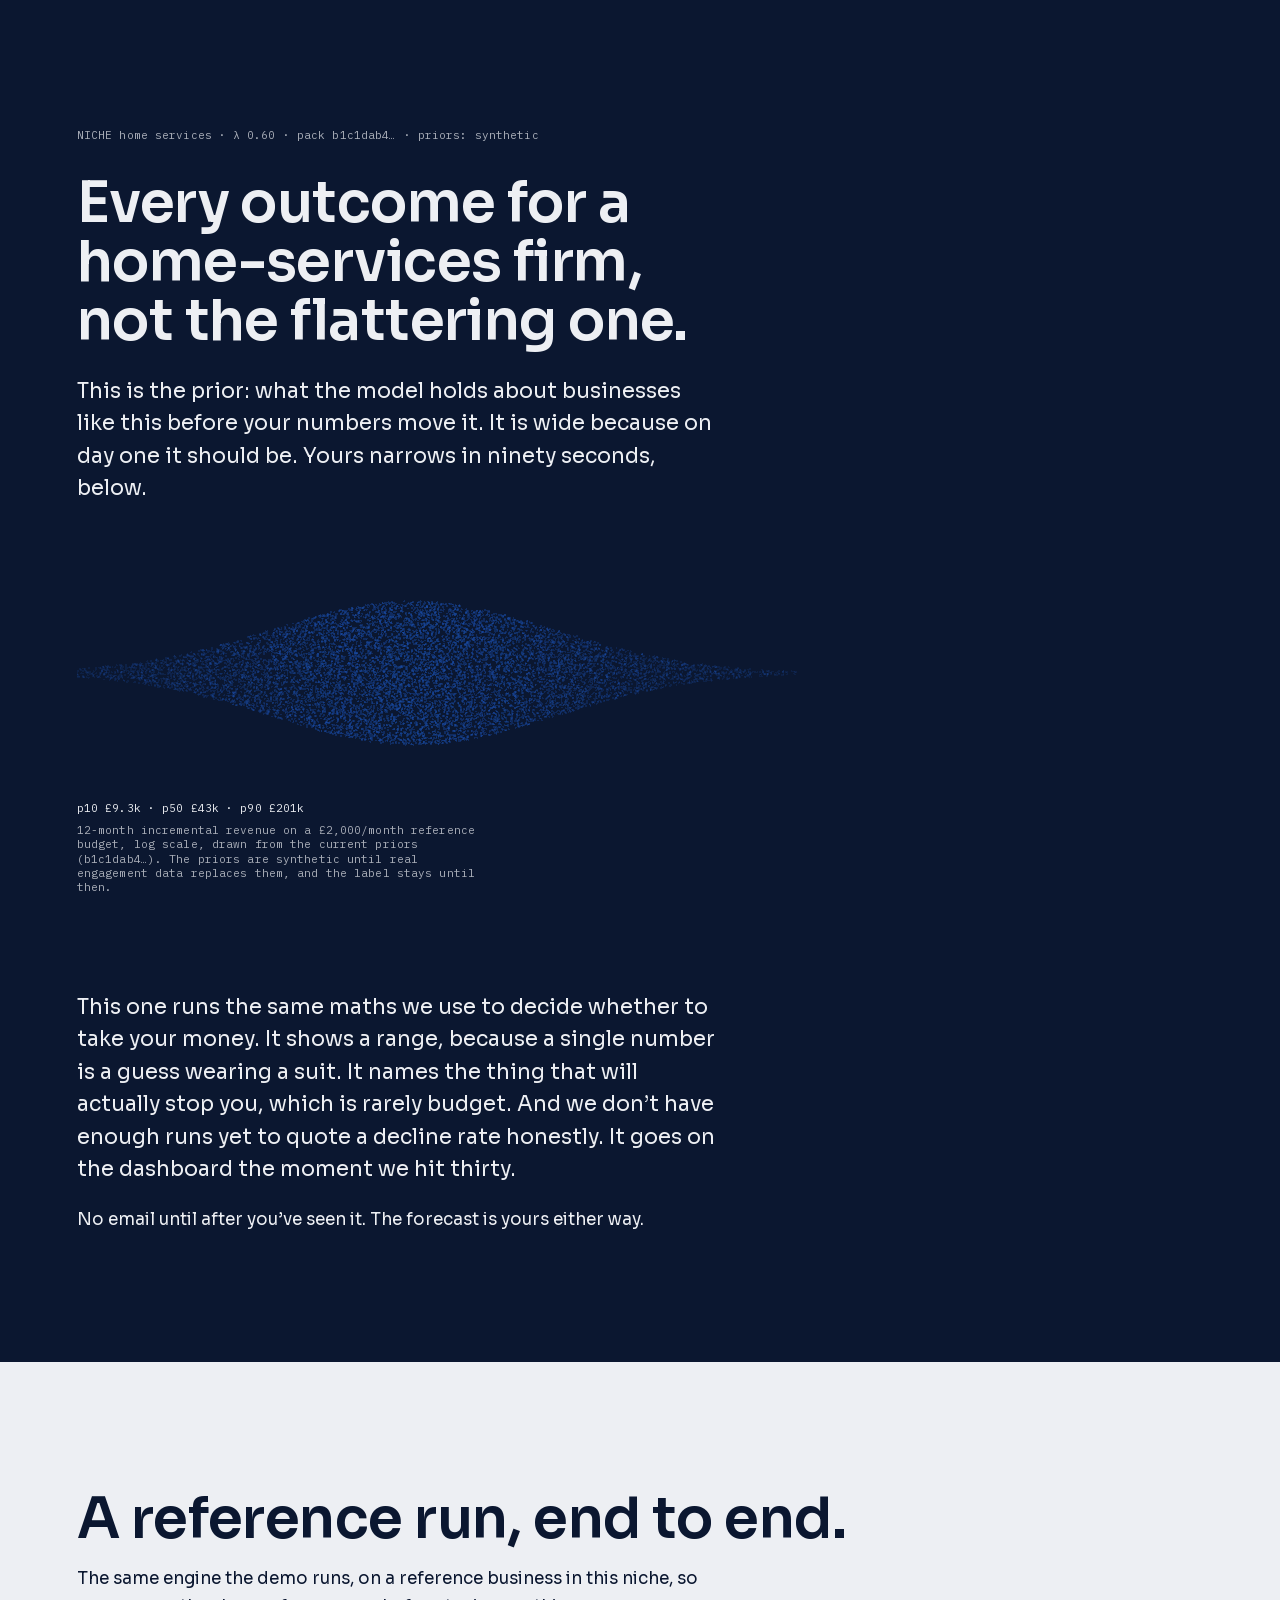
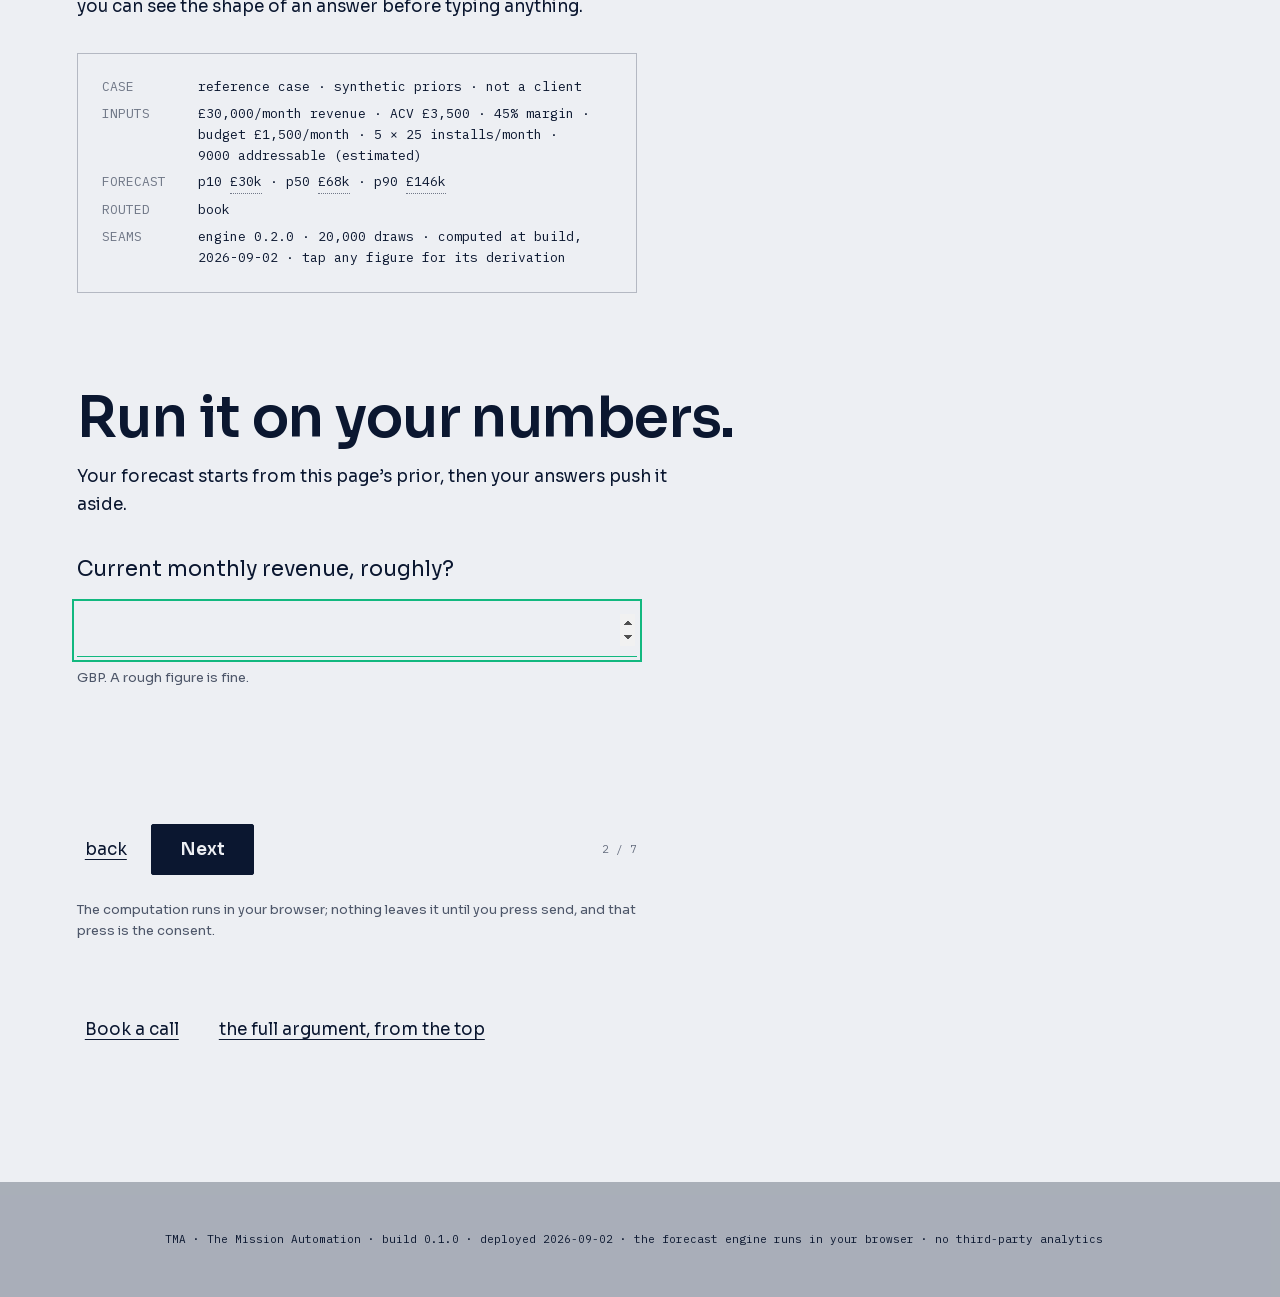
<file: n/home-services/index.html>
<!DOCTYPE html><!--0Cd71whK7p5HqUxAgKvKW--><html lang="en-GB" class="__variable_bdb7b4 __variable_46fe82"><head><meta charSet="utf-8"/><meta name="viewport" content="width=device-width, initial-scale=1"/><link rel="stylesheet" href="/_next/static/css/10b21f4e5da28012.css" data-precedence="next"/><link rel="preload" as="script" fetchPriority="low" href="/_next/static/chunks/webpack-710f8259e39517b3.js"/><script src="/_next/static/chunks/87c73c54-24122e7b92478d00.js" async=""></script><script src="/_next/static/chunks/18-0d046d36ff029c06.js" async=""></script><script src="/_next/static/chunks/main-app-dcc02c7ad4c61ced.js" async=""></script><script src="/_next/static/chunks/664-6d821dc1aacb6b48.js" async=""></script><script src="/_next/static/chunks/69-f278201ab39dfcd1.js" async=""></script><script src="/_next/static/chunks/app/n/%5Bniche%5D/page-f858836eaf91c264.js" async=""></script><meta name="theme-color" content="#0B1730"/><title>TMA: Home services</title><meta name="description" content="The current prior for a home-services firm: p10 £9.3k, p50 £43k, p90 £201k incremental over 12 months on a £2,000/month reference budget, and the engine to narrow it to yours, in your browser, no email."/><meta property="og:title" content="TMA: Home services"/><meta property="og:description" content="The current prior for a home-services firm: p10 £9.3k, p50 £43k, p90 £201k incremental over 12 months on a £2,000/month reference budget, and the engine to narrow it to yours, in your browser, no email."/><meta property="og:image" content="https://sevenfourse01.github.io/og/niche-home-services.png"/><meta name="twitter:card" content="summary_large_image"/><meta name="twitter:title" content="TMA: Home services"/><meta name="twitter:description" content="The current prior for a home-services firm: p10 £9.3k, p50 £43k, p90 £201k incremental over 12 months on a £2,000/month reference budget, and the engine to narrow it to yours, in your browser, no email."/><meta name="twitter:image" content="https://sevenfourse01.github.io/og/niche-home-services.png"/><link rel="icon" href="/icon.svg?1edf593c181e1c40" type="image/svg+xml" sizes="any"/><script>document.documentElement.classList.add('js')</script><script src="/_next/static/chunks/polyfills-42372ed130431b0a.js" noModule=""></script></head><body><div hidden=""><!--$--><!--/$--></div><main><section class="nsection nsection--ink"><p class="data" style="opacity:0.7;margin-bottom:32px">NICHE <!-- -->home services<!-- --> · λ <!-- -->0.60<!-- --> · pack <!-- -->b1c1dab4<!-- -->… ·<!-- --> <!-- -->priors: synthetic</p><h1 class="display-l" style="max-width:16ch">Every outcome for <!-- -->a home-services firm<!-- -->, not the flattering one.</h1><div class="prose" style="margin-top:24px"><p class="lead">This is the prior: what the model holds about businesses like this before your numbers move it. It is wide because on day one it should be. Yours narrows in ninety seconds, below.</p></div><div style="margin-top:48px"><div class="js-only"><div class="cloud-standalone" aria-hidden="true"><canvas></canvas></div><p class="data" style="margin-top:8px">p10 <!-- -->£9.3k<!-- --> · p50 <!-- -->£43k<!-- --> · p90 <!-- -->£201k</p></div><div class="nojs-only"><figure style="max-width:720px"><svg viewBox="0 0 720 280" role="img" aria-label="probability density of 12-month incremental revenue, log scale" style="width:100%;height:auto;display:block"><path d="M0.0,115.4 L4.5,115.0 L9.0,114.6 L13.5,114.2 L18.0,113.8 L22.5,113.3 L27.0,112.8 L31.5,112.3 L36.0,111.8 L40.5,111.2 L45.0,110.6 L49.5,110.0 L54.0,109.3 L58.5,108.6 L63.0,107.9 L67.5,107.1 L72.0,106.3 L76.5,105.5 L81.0,104.6 L85.5,103.7 L90.0,102.7 L94.5,101.8 L99.0,100.7 L103.5,99.7 L108.0,98.6 L112.5,97.5 L117.0,96.3 L121.5,95.1 L126.0,93.9 L130.5,92.7 L135.0,91.4 L139.5,90.1 L144.0,88.7 L148.5,87.3 L153.0,85.9 L157.5,84.5 L162.0,83.1 L166.5,81.6 L171.0,80.1 L175.5,78.6 L180.0,77.1 L184.5,75.6 L189.0,74.1 L193.5,72.5 L198.0,71.0 L202.5,69.5 L207.0,68.0 L211.5,66.4 L216.0,64.9 L220.5,63.5 L225.0,62.0 L229.5,60.5 L234.0,59.1 L238.5,57.7 L243.0,56.4 L247.5,55.0 L252.0,53.8 L256.5,52.5 L261.0,51.3 L265.5,50.2 L270.0,49.1 L274.5,48.1 L279.0,47.1 L283.5,46.2 L288.0,45.3 L292.5,44.5 L297.0,43.8 L301.5,43.2 L306.0,42.6 L310.5,42.1 L315.0,41.7 L319.5,41.4 L324.0,41.1 L328.5,40.9 L333.0,40.8 L337.5,40.8 L342.0,40.9 L346.5,41.0 L351.0,41.2 L355.5,41.5 L360.0,41.9 L364.5,42.4 L369.0,42.9 L373.5,43.5 L378.0,44.2 L382.5,44.9 L387.0,45.7 L391.5,46.6 L396.0,47.6 L400.5,48.6 L405.0,49.6 L409.5,50.7 L414.0,51.9 L418.5,53.1 L423.0,54.4 L427.5,55.7 L432.0,57.0 L436.5,58.4 L441.0,59.8 L445.5,61.2 L450.0,62.7 L454.5,64.2 L459.0,65.7 L463.5,67.2 L468.0,68.7 L472.5,70.2 L477.0,71.8 L481.5,73.3 L486.0,74.8 L490.5,76.4 L495.0,77.9 L499.5,79.4 L504.0,80.9 L508.5,82.3 L513.0,83.8 L517.5,85.2 L522.0,86.6 L526.5,88.0 L531.0,89.4 L535.5,90.7 L540.0,92.0 L544.5,93.3 L549.0,94.5 L553.5,95.7 L558.0,96.9 L562.5,98.0 L567.0,99.1 L571.5,100.2 L576.0,101.2 L580.5,102.2 L585.0,103.2 L589.5,104.1 L594.0,105.0 L598.5,105.9 L603.0,106.7 L607.5,107.5 L612.0,108.2 L616.5,108.9 L621.0,109.6 L625.5,110.3 L630.0,110.9 L634.5,111.5 L639.0,112.0 L643.5,112.6 L648.0,113.1 L652.5,113.5 L657.0,114.0 L661.5,114.4 L666.0,114.8 L670.5,115.2 L675.0,115.5 L679.5,115.9 L684.0,116.2 L688.5,116.5 L693.0,116.7 L697.5,117.0 L702.0,117.2 L706.5,117.5 L711.0,117.7 L715.5,117.8 L720.0,118.0 L720.0,122.0 L715.5,122.2 L711.0,122.3 L706.5,122.5 L702.0,122.8 L697.5,123.0 L693.0,123.3 L688.5,123.5 L684.0,123.8 L679.5,124.1 L675.0,124.5 L670.5,124.8 L666.0,125.2 L661.5,125.6 L657.0,126.0 L652.5,126.5 L648.0,126.9 L643.5,127.4 L639.0,128.0 L634.5,128.5 L630.0,129.1 L625.5,129.7 L621.0,130.4 L616.5,131.1 L612.0,131.8 L607.5,132.5 L603.0,133.3 L598.5,134.1 L594.0,135.0 L589.5,135.9 L585.0,136.8 L580.5,137.8 L576.0,138.8 L571.5,139.8 L567.0,140.9 L562.5,142.0 L558.0,143.1 L553.5,144.3 L549.0,145.5 L544.5,146.7 L540.0,148.0 L535.5,149.3 L531.0,150.6 L526.5,152.0 L522.0,153.4 L517.5,154.8 L513.0,156.2 L508.5,157.7 L504.0,159.1 L499.5,160.6 L495.0,162.1 L490.5,163.6 L486.0,165.2 L481.5,166.7 L477.0,168.2 L472.5,169.8 L468.0,171.3 L463.5,172.8 L459.0,174.3 L454.5,175.8 L450.0,177.3 L445.5,178.8 L441.0,180.2 L436.5,181.6 L432.0,183.0 L427.5,184.3 L423.0,185.6 L418.5,186.9 L414.0,188.1 L409.5,189.3 L405.0,190.4 L400.5,191.4 L396.0,192.4 L391.5,193.4 L387.0,194.3 L382.5,195.1 L378.0,195.8 L373.5,196.5 L369.0,197.1 L364.5,197.6 L360.0,198.1 L355.5,198.5 L351.0,198.8 L346.5,199.0 L342.0,199.1 L337.5,199.2 L333.0,199.2 L328.5,199.1 L324.0,198.9 L319.5,198.6 L315.0,198.3 L310.5,197.9 L306.0,197.4 L301.5,196.8 L297.0,196.2 L292.5,195.5 L288.0,194.7 L283.5,193.8 L279.0,192.9 L274.5,191.9 L270.0,190.9 L265.5,189.8 L261.0,188.7 L256.5,187.5 L252.0,186.2 L247.5,185.0 L243.0,183.6 L238.5,182.3 L234.0,180.9 L229.5,179.5 L225.0,178.0 L220.5,176.5 L216.0,175.1 L211.5,173.6 L207.0,172.0 L202.5,170.5 L198.0,169.0 L193.5,167.5 L189.0,165.9 L184.5,164.4 L180.0,162.9 L175.5,161.4 L171.0,159.9 L166.5,158.4 L162.0,156.9 L157.5,155.5 L153.0,154.1 L148.5,152.7 L144.0,151.3 L139.5,149.9 L135.0,148.6 L130.5,147.3 L126.0,146.1 L121.5,144.9 L117.0,143.7 L112.5,142.5 L108.0,141.4 L103.5,140.3 L99.0,139.3 L94.5,138.2 L90.0,137.3 L85.5,136.3 L81.0,135.4 L76.5,134.5 L72.0,133.7 L67.5,132.9 L63.0,132.1 L58.5,131.4 L54.0,130.7 L49.5,130.0 L45.0,129.4 L40.5,128.8 L36.0,128.2 L31.5,127.7 L27.0,127.2 L22.5,126.7 L18.0,126.2 L13.5,125.8 L9.0,125.4 L4.5,125.0 L0.0,124.6 Z" fill="#123E8C" opacity="0.55"></path><g><line x1="155.4667559863914" y1="231.6" x2="155.4667559863914" y2="245.6" stroke="currentColor" stroke-width="1" opacity="0.8"></line><text x="155.4667559863914" y="272" text-anchor="middle" font-family="var(--font-mono), monospace" font-size="12" fill="currentColor">p10<!-- --> <!-- -->£9.3k</text></g><g><line x1="336.3916828868056" y1="231.6" x2="336.3916828868056" y2="245.6" stroke="currentColor" stroke-width="1" opacity="0.8"></line><text x="336.3916828868056" y="272" text-anchor="middle" font-family="var(--font-mono), monospace" font-size="12" fill="currentColor">p50<!-- --> <!-- -->£43k</text></g><g><line x1="517.3166097872198" y1="231.6" x2="517.3166097872198" y2="245.6" stroke="currentColor" stroke-width="1" opacity="0.8"></line><text x="517.3166097872198" y="272" text-anchor="middle" font-family="var(--font-mono), monospace" font-size="12" fill="currentColor">p90<!-- --> <!-- -->£201k</text></g></svg></figure></div><p class="data" style="opacity:0.7;margin-top:8px;max-width:58ch">12-month incremental revenue on a £2,000/month reference budget, log scale, drawn from the current priors (<!-- -->b1c1dab4<!-- -->…). The priors are synthetic until real engagement data replaces them, and the label stays until then.</p></div><div style="margin-top:96px"><div class="prose"><p class="lead">This one runs the same maths we use to decide whether to take your money. It shows a range, because a single number is a guess wearing a suit. It names the thing that will actually stop you, which is rarely budget. And<!-- --> <!-- -->we don’t have enough runs yet to quote a decline rate honestly. It goes on the dashboard the moment we hit thirty.</p><p>No email until after you’ve seen it. The forecast is yours either way.</p></div></div></section><section class="nsection nsection--paper"><h2 class="display-l">A reference run, end to end.</h2><p class="prose" style="margin-top:16px">The same engine the demo runs, on a reference business in this niche, so you can see the shape of an answer before typing anything.</p><div class="datacard" style="margin-top:32px"><table><tbody><tr><th scope="row" class="dim">CASE</th><td class="wrap">reference case · synthetic priors · not a client</td></tr><tr><th scope="row" class="dim">INPUTS</th><td class="wrap">£30,000<!-- -->/month revenue · ACV<!-- --> <!-- -->£3,500<!-- --> · <!-- -->45%<!-- --> margin · budget<!-- --> <!-- -->£1,500<!-- -->/month · <!-- -->5<!-- --> ×<!-- --> <!-- -->25<!-- --> <!-- -->install<!-- -->s/month ·<!-- --> <!-- -->9000<!-- --> addressable (<!-- -->estimated<!-- -->)</td></tr><tr><th scope="row" class="dim">FORECAST</th><td>p10<!-- --> <button type="button" class="prov num" aria-haspopup="dialog">£30k<span class="visually-hidden">: open where this number comes from</span></button> <!-- -->· p50<!-- --> <button type="button" class="prov num" aria-haspopup="dialog">£68k<span class="visually-hidden">: open where this number comes from</span></button> <!-- -->· p90<!-- --> <button type="button" class="prov num" aria-haspopup="dialog">£146k<span class="visually-hidden">: open where this number comes from</span></button></td></tr><tr><th scope="row" class="dim">ROUTED</th><td>book</td></tr><tr><th scope="row" class="dim">SEAMS</th><td class="wrap">engine <!-- -->0.2.0<!-- --> · <!-- -->20,000<!-- --> draws · computed at build, <!-- -->2026-09-02<!-- --> · tap any figure for its derivation</td></tr></tbody></table></div><div style="margin-top:96px"><h2 class="display-l">Run it on your numbers.</h2><p class="prose" style="margin-top:16px">Your forecast starts from this page’s prior, then your answers push it aside.</p><div class="js-only" style="margin-top:32px"><div class="demo" id="demo-root" tabindex="-1"><p class="visually-hidden" role="status" aria-live="polite"></p><form><div class="demo__step"><label><span class="demo__label">Current monthly revenue, roughly?</span><input type="number" inputMode="numeric" min="0" autofocus="" required="" aria-label="current monthly revenue, in pounds" value=""/><p class="demo__hint">GBP. A rough figure is fine.</p></label></div><div class="demo__nav"><button type="button" class="btn btn--quiet">back</button><button type="submit" class="btn">Next</button><span class="demo__progress">2<!-- --> / <!-- -->7</span></div></form><p class="demo__hint" style="margin-top:24px">The computation runs in your browser; nothing leaves it until you press send, and that press is the consent.</p></div></div><noscript><p>The forecast is computed in your browser and needs JavaScript.</p></noscript></div><div class="actions" style="margin-top:64px"><a class="btn btn--quiet" href="mailto:hello@themissionautomation.com?subject=Book%20a%20call" rel="noopener">Book a call</a><a class="btn btn--quiet" href="/">the full argument, from the top</a></div></section></main><footer><p>TMA · The Mission Automation · build <!-- -->0.1.0<!-- --> · deployed <!-- -->2026-09-02<!-- --> · the forecast engine runs in your browser · no third-party analytics</p></footer><!--$--><!--/$--><script src="/_next/static/chunks/webpack-710f8259e39517b3.js" id="_R_" async=""></script><script>(self.__next_f=self.__next_f||[]).push([0])</script><script>self.__next_f.push([1,"1:\"$Sreact.fragment\"\n2:I[5341,[],\"\"]\n3:I[25,[],\"\"]\n5:I[5104,[],\"OutletBoundary\"]\n7:I[7158,[],\"AsyncMetadataOutlet\"]\n9:I[5104,[],\"ViewportBoundary\"]\nb:I[5104,[],\"MetadataBoundary\"]\nc:\"$Sreact.suspense\"\ne:I[4431,[],\"\"]\n:HL[\"/_next/static/css/10b21f4e5da28012.css\",\"style\"]\n"])</script><script>self.__next_f.push([1,"0:{\"P\":null,\"b\":\"0Cd71whK7p5HqUxAgKvKW\",\"p\":\"\",\"c\":[\"\",\"n\",\"home-services\",\"\"],\"i\":false,\"f\":[[[\"\",{\"children\":[\"n\",{\"children\":[[\"niche\",\"home-services\",\"d\"],{\"children\":[\"__PAGE__\",{}]}]}]},\"$undefined\",\"$undefined\",true],[\"\",[\"$\",\"$1\",\"c\",{\"children\":[[[\"$\",\"link\",\"0\",{\"rel\":\"stylesheet\",\"href\":\"/_next/static/css/10b21f4e5da28012.css\",\"precedence\":\"next\",\"crossOrigin\":\"$undefined\",\"nonce\":\"$undefined\"}]],[\"$\",\"html\",null,{\"lang\":\"en-GB\",\"className\":\"__variable_bdb7b4 __variable_46fe82\",\"children\":[[\"$\",\"head\",null,{\"children\":[\"$\",\"script\",null,{\"dangerouslySetInnerHTML\":{\"__html\":\"document.documentElement.classList.add('js')\"}}]}],[\"$\",\"body\",null,{\"children\":[\"$\",\"$L2\",null,{\"parallelRouterKey\":\"children\",\"error\":\"$undefined\",\"errorStyles\":\"$undefined\",\"errorScripts\":\"$undefined\",\"template\":[\"$\",\"$L3\",null,{}],\"templateStyles\":\"$undefined\",\"templateScripts\":\"$undefined\",\"notFound\":[[[\"$\",\"title\",null,{\"children\":\"404: This page could not be found.\"}],[\"$\",\"div\",null,{\"style\":{\"fontFamily\":\"system-ui,\\\"Segoe UI\\\",Roboto,Helvetica,Arial,sans-serif,\\\"Apple Color Emoji\\\",\\\"Segoe UI Emoji\\\"\",\"height\":\"100vh\",\"textAlign\":\"center\",\"display\":\"flex\",\"flexDirection\":\"column\",\"alignItems\":\"center\",\"justifyContent\":\"center\"},\"children\":[\"$\",\"div\",null,{\"children\":[[\"$\",\"style\",null,{\"dangerouslySetInnerHTML\":{\"__html\":\"body{color:#000;background:#fff;margin:0}.next-error-h1{border-right:1px solid rgba(0,0,0,.3)}@media (prefers-color-scheme:dark){body{color:#fff;background:#000}.next-error-h1{border-right:1px solid rgba(255,255,255,.3)}}\"}}],[\"$\",\"h1\",null,{\"className\":\"next-error-h1\",\"style\":{\"display\":\"inline-block\",\"margin\":\"0 20px 0 0\",\"padding\":\"0 23px 0 0\",\"fontSize\":24,\"fontWeight\":500,\"verticalAlign\":\"top\",\"lineHeight\":\"49px\"},\"children\":404}],[\"$\",\"div\",null,{\"style\":{\"display\":\"inline-block\"},\"children\":[\"$\",\"h2\",null,{\"style\":{\"fontSize\":14,\"fontWeight\":400,\"lineHeight\":\"49px\",\"margin\":0},\"children\":\"This page could not be found.\"}]}]]}]}]],[]],\"forbidden\":\"$undefined\",\"unauthorized\":\"$undefined\"}]}]]}]]}],{\"children\":[\"n\",[\"$\",\"$1\",\"c\",{\"children\":[null,[\"$\",\"$L2\",null,{\"parallelRouterKey\":\"children\",\"error\":\"$undefined\",\"errorStyles\":\"$undefined\",\"errorScripts\":\"$undefined\",\"template\":[\"$\",\"$L3\",null,{}],\"templateStyles\":\"$undefined\",\"templateScripts\":\"$undefined\",\"notFound\":\"$undefined\",\"forbidden\":\"$undefined\",\"unauthorized\":\"$undefined\"}]]}],{\"children\":[[\"niche\",\"home-services\",\"d\"],[\"$\",\"$1\",\"c\",{\"children\":[null,[\"$\",\"$L2\",null,{\"parallelRouterKey\":\"children\",\"error\":\"$undefined\",\"errorStyles\":\"$undefined\",\"errorScripts\":\"$undefined\",\"template\":[\"$\",\"$L3\",null,{}],\"templateStyles\":\"$undefined\",\"templateScripts\":\"$undefined\",\"notFound\":\"$undefined\",\"forbidden\":\"$undefined\",\"unauthorized\":\"$undefined\"}]]}],{\"children\":[\"__PAGE__\",[\"$\",\"$1\",\"c\",{\"children\":[\"$L4\",null,[\"$\",\"$L5\",null,{\"children\":[\"$L6\",[\"$\",\"$L7\",null,{\"promise\":\"$@8\"}]]}]]}],{},null,false]},null,false]},null,false]},null,false],[\"$\",\"$1\",\"h\",{\"children\":[null,[[\"$\",\"$L9\",null,{\"children\":\"$La\"}],null],[\"$\",\"$Lb\",null,{\"children\":[\"$\",\"div\",null,{\"hidden\":true,\"children\":[\"$\",\"$c\",null,{\"fallback\":null,\"children\":\"$Ld\"}]}]}]]}],false]],\"m\":\"$undefined\",\"G\":[\"$e\",[]],\"s\":false,\"S\":true}\n"])</script><script>self.__next_f.push([1,"f:I[8087,[\"664\",\"static/chunks/664-6d821dc1aacb6b48.js\",\"69\",\"static/chunks/69-f278201ab39dfcd1.js\",\"681\",\"static/chunks/app/n/%5Bniche%5D/page-f858836eaf91c264.js\"],\"default\"]\n10:Tfbf,"])</script><script>self.__next_f.push([1,"M0.0,115.4 L4.5,115.0 L9.0,114.6 L13.5,114.2 L18.0,113.8 L22.5,113.3 L27.0,112.8 L31.5,112.3 L36.0,111.8 L40.5,111.2 L45.0,110.6 L49.5,110.0 L54.0,109.3 L58.5,108.6 L63.0,107.9 L67.5,107.1 L72.0,106.3 L76.5,105.5 L81.0,104.6 L85.5,103.7 L90.0,102.7 L94.5,101.8 L99.0,100.7 L103.5,99.7 L108.0,98.6 L112.5,97.5 L117.0,96.3 L121.5,95.1 L126.0,93.9 L130.5,92.7 L135.0,91.4 L139.5,90.1 L144.0,88.7 L148.5,87.3 L153.0,85.9 L157.5,84.5 L162.0,83.1 L166.5,81.6 L171.0,80.1 L175.5,78.6 L180.0,77.1 L184.5,75.6 L189.0,74.1 L193.5,72.5 L198.0,71.0 L202.5,69.5 L207.0,68.0 L211.5,66.4 L216.0,64.9 L220.5,63.5 L225.0,62.0 L229.5,60.5 L234.0,59.1 L238.5,57.7 L243.0,56.4 L247.5,55.0 L252.0,53.8 L256.5,52.5 L261.0,51.3 L265.5,50.2 L270.0,49.1 L274.5,48.1 L279.0,47.1 L283.5,46.2 L288.0,45.3 L292.5,44.5 L297.0,43.8 L301.5,43.2 L306.0,42.6 L310.5,42.1 L315.0,41.7 L319.5,41.4 L324.0,41.1 L328.5,40.9 L333.0,40.8 L337.5,40.8 L342.0,40.9 L346.5,41.0 L351.0,41.2 L355.5,41.5 L360.0,41.9 L364.5,42.4 L369.0,42.9 L373.5,43.5 L378.0,44.2 L382.5,44.9 L387.0,45.7 L391.5,46.6 L396.0,47.6 L400.5,48.6 L405.0,49.6 L409.5,50.7 L414.0,51.9 L418.5,53.1 L423.0,54.4 L427.5,55.7 L432.0,57.0 L436.5,58.4 L441.0,59.8 L445.5,61.2 L450.0,62.7 L454.5,64.2 L459.0,65.7 L463.5,67.2 L468.0,68.7 L472.5,70.2 L477.0,71.8 L481.5,73.3 L486.0,74.8 L490.5,76.4 L495.0,77.9 L499.5,79.4 L504.0,80.9 L508.5,82.3 L513.0,83.8 L517.5,85.2 L522.0,86.6 L526.5,88.0 L531.0,89.4 L535.5,90.7 L540.0,92.0 L544.5,93.3 L549.0,94.5 L553.5,95.7 L558.0,96.9 L562.5,98.0 L567.0,99.1 L571.5,100.2 L576.0,101.2 L580.5,102.2 L585.0,103.2 L589.5,104.1 L594.0,105.0 L598.5,105.9 L603.0,106.7 L607.5,107.5 L612.0,108.2 L616.5,108.9 L621.0,109.6 L625.5,110.3 L630.0,110.9 L634.5,111.5 L639.0,112.0 L643.5,112.6 L648.0,113.1 L652.5,113.5 L657.0,114.0 L661.5,114.4 L666.0,114.8 L670.5,115.2 L675.0,115.5 L679.5,115.9 L684.0,116.2 L688.5,116.5 L693.0,116.7 L697.5,117.0 L702.0,117.2 L706.5,117.5 L711.0,117.7 L715.5,117.8 L720.0,118.0 L720.0,122.0 L715.5,122.2 L711.0,122.3 L706.5,122.5 L702.0,122.8 L697.5,123.0 L693.0,123.3 L688.5,123.5 L684.0,123.8 L679.5,124.1 L675.0,124.5 L670.5,124.8 L666.0,125.2 L661.5,125.6 L657.0,126.0 L652.5,126.5 L648.0,126.9 L643.5,127.4 L639.0,128.0 L634.5,128.5 L630.0,129.1 L625.5,129.7 L621.0,130.4 L616.5,131.1 L612.0,131.8 L607.5,132.5 L603.0,133.3 L598.5,134.1 L594.0,135.0 L589.5,135.9 L585.0,136.8 L580.5,137.8 L576.0,138.8 L571.5,139.8 L567.0,140.9 L562.5,142.0 L558.0,143.1 L553.5,144.3 L549.0,145.5 L544.5,146.7 L540.0,148.0 L535.5,149.3 L531.0,150.6 L526.5,152.0 L522.0,153.4 L517.5,154.8 L513.0,156.2 L508.5,157.7 L504.0,159.1 L499.5,160.6 L495.0,162.1 L490.5,163.6 L486.0,165.2 L481.5,166.7 L477.0,168.2 L472.5,169.8 L468.0,171.3 L463.5,172.8 L459.0,174.3 L454.5,175.8 L450.0,177.3 L445.5,178.8 L441.0,180.2 L436.5,181.6 L432.0,183.0 L427.5,184.3 L423.0,185.6 L418.5,186.9 L414.0,188.1 L409.5,189.3 L405.0,190.4 L400.5,191.4 L396.0,192.4 L391.5,193.4 L387.0,194.3 L382.5,195.1 L378.0,195.8 L373.5,196.5 L369.0,197.1 L364.5,197.6 L360.0,198.1 L355.5,198.5 L351.0,198.8 L346.5,199.0 L342.0,199.1 L337.5,199.2 L333.0,199.2 L328.5,199.1 L324.0,198.9 L319.5,198.6 L315.0,198.3 L310.5,197.9 L306.0,197.4 L301.5,196.8 L297.0,196.2 L292.5,195.5 L288.0,194.7 L283.5,193.8 L279.0,192.9 L274.5,191.9 L270.0,190.9 L265.5,189.8 L261.0,188.7 L256.5,187.5 L252.0,186.2 L247.5,185.0 L243.0,183.6 L238.5,182.3 L234.0,180.9 L229.5,179.5 L225.0,178.0 L220.5,176.5 L216.0,175.1 L211.5,173.6 L207.0,172.0 L202.5,170.5 L198.0,169.0 L193.5,167.5 L189.0,165.9 L184.5,164.4 L180.0,162.9 L175.5,161.4 L171.0,159.9 L166.5,158.4 L162.0,156.9 L157.5,155.5 L153.0,154.1 L148.5,152.7 L144.0,151.3 L139.5,149.9 L135.0,148.6 L130.5,147.3 L126.0,146.1 L121.5,144.9 L117.0,143.7 L112.5,142.5 L108.0,141.4 L103.5,140.3 L99.0,139.3 L94.5,138.2 L90.0,137.3 L85.5,136.3 L81.0,135.4 L76.5,134.5 L72.0,133.7 L67.5,132.9 L63.0,132.1 L58.5,131.4 L54.0,130.7 L49.5,130.0 L45.0,129.4 L40.5,128.8 L36.0,128.2 L31.5,127.7 L27.0,127.2 L22.5,126.7 L18.0,126.2 L13.5,125.8 L9.0,125.4 L4.5,125.0 L0.0,124.6 Z"])</script><script>self.__next_f.push([1,"4:[[\"$\",\"main\",null,{\"children\":[[\"$\",\"section\",null,{\"className\":\"nsection nsection--ink\",\"children\":[[\"$\",\"p\",null,{\"className\":\"data\",\"style\":{\"opacity\":0.7,\"marginBottom\":32},\"children\":[\"NICHE \",\"home services\",\" · λ \",\"0.60\",\" · pack \",\"b1c1dab4\",\"… ·\",\" \",\"priors: synthetic\"]}],[\"$\",\"h1\",null,{\"className\":\"display-l\",\"style\":{\"maxWidth\":\"16ch\"},\"children\":[\"Every outcome for \",\"a home-services firm\",\", not the flattering one.\"]}],[\"$\",\"div\",null,{\"className\":\"prose\",\"style\":{\"marginTop\":24},\"children\":[\"$\",\"p\",null,{\"className\":\"lead\",\"children\":\"This is the prior: what the model holds about businesses like this before your numbers move it. It is wide because on day one it should be. Yours narrows in ninety seconds, below.\"}]}],[\"$\",\"div\",null,{\"style\":{\"marginTop\":48},\"children\":[[\"$\",\"div\",null,{\"className\":\"js-only\",\"children\":[[\"$\",\"$Lf\",null,{\"fixed\":{\"theta\":{\"mu\":10.6735957742322,\"sigma\":1.2},\"lambda\":0.6,\"domain\":{\"lnMin\":7.814266469694353,\"lnMax\":13.934266469694354}}}],[\"$\",\"p\",null,{\"className\":\"data\",\"style\":{\"marginTop\":8},\"children\":[\"p10 \",\"£9.3k\",\" · p50 \",\"£43k\",\" · p90 \",\"£201k\"]}]]}],[\"$\",\"div\",null,{\"className\":\"nojs-only\",\"children\":[\"$\",\"figure\",null,{\"style\":{\"maxWidth\":720},\"children\":[\"$\",\"svg\",null,{\"viewBox\":\"0 0 720 280\",\"role\":\"img\",\"aria-label\":\"probability density of 12-month incremental revenue, log scale\",\"style\":{\"width\":\"100%\",\"height\":\"auto\",\"display\":\"block\"},\"children\":[[\"$\",\"path\",null,{\"d\":\"$10\",\"fill\":\"#123E8C\",\"opacity\":\"0.55\"}],[\"$L11\",\"$L12\",\"$L13\"]]}]}]}],\"$L14\"]}],\"$L15\"]}],\"$L16\"]}],\"$L17\",\"$L18\"]\n"])</script><script>self.__next_f.push([1,"19:I[237,[\"664\",\"static/chunks/664-6d821dc1aacb6b48.js\",\"69\",\"static/chunks/69-f278201ab39dfcd1.js\",\"681\",\"static/chunks/app/n/%5Bniche%5D/page-f858836eaf91c264.js\"],\"ProvFigure\"]\n20:I[237,[\"664\",\"static/chunks/664-6d821dc1aacb6b48.js\",\"69\",\"static/chunks/69-f278201ab39dfcd1.js\",\"681\",\"static/chunks/app/n/%5Bniche%5D/page-f858836eaf91c264.js\"],\"ProvSheet\"]\n11:[\"$\",\"g\",\"p10\",{\"children\":[[\"$\",\"line\",null,{\"x1\":155.4667559863914,\"y1\":231.6,\"x2\":155.4667559863914,\"y2\":245.6,\"stroke\":\"currentColor\",\"strokeWidth\":\"1\",\"opacity\":\"0.8\"}],[\"$\",\"text\",null,{\"x\":155.4667559863914,\"y\":272,\"textAnchor\":\"middle\",\"fontFamily\":\"var(--font-mono), monospace\",\"fontSize\":\"12\",\"fill\":\"currentColor\",\"children\":[\"p10\",\" \",\"£9.3k\"]}]]}]\n12:[\"$\",\"g\",\"p50\",{\"children\":[[\"$\",\"line\",null,{\"x1\":336.3916828868056,\"y1\":231.6,\"x2\":336.3916828868056,\"y2\":245.6,\"stroke\":\"currentColor\",\"strokeWidth\":\"1\",\"opacity\":\"0.8\"}],[\"$\",\"text\",null,{\"x\":336.3916828868056,\"y\":272,\"textAnchor\":\"middle\",\"fontFamily\":\"var(--font-mono), monospace\",\"fontSize\":\"12\",\"fill\":\"currentColor\",\"children\":[\"p50\",\" \",\"£43k\"]}]]}]\n13:[\"$\",\"g\",\"p90\",{\"children\":[[\"$\",\"line\",null,{\"x1\":517.3166097872198,\"y1\":231.6,\"x2\":517.3166097872198,\"y2\":245.6,\"stroke\":\"currentColor\",\"strokeWidth\":\"1\",\"opacity\":\"0.8\"}],[\"$\",\"text\",null,{\"x\":517.3166097872198,\"y\":272,\"textAnchor\":\"middle\",\"fontFamily\":\"var(--font-mono), monospace\",\"fontSize\":\"12\",\"fill\":\"currentColor\",\"children\":[\"p90\",\" \",\"£201k\"]}]]}]\n14:[\"$\",\"p\",null,{\"className\":\"data\",\"style\":{\"opacity\":0.7,\"marginTop\":8,\"maxWidth\":\"58ch\"},\"children\":[\"12-month incremental revenue on a £2,000/month reference budget, log scale, drawn from the current priors (\",\"b1c1dab4\",\"…). The priors are synthetic until real engagement data replaces them, and the label stays until then.\"]}]\n15:[\"$\",\"div\",null,{\"style\":{\"marginTop\":96},\"children\":[\"$\",\"div\",null,{\"className\":\"prose\",\"children\":[false,[\"$\",\"p\",null,{\"className\":\"lead\",\"children\":[\"This one runs the same maths we use to decide whether to take your money. It shows a range, because "])</script><script>self.__next_f.push([1,"a single number is a guess wearing a suit. It names the thing that will actually stop you, which is rarely budget. And\",\" \",\"we don’t have enough runs yet to quote a decline rate honestly. It goes on the dashboard the moment we hit thirty.\"]}],[\"$\",\"p\",null,{\"children\":\"No email until after you’ve seen it. The forecast is yours either way.\"}]]}]}]\n"])</script><script>self.__next_f.push([1,"16:[\"$\",\"section\",null,{\"className\":\"nsection nsection--paper\",\"children\":[[\"$\",\"h2\",null,{\"className\":\"display-l\",\"children\":\"A reference run, end to end.\"}],[\"$\",\"p\",null,{\"className\":\"prose\",\"style\":{\"marginTop\":16},\"children\":\"The same engine the demo runs, on a reference business in this niche, so you can see the shape of an answer before typing anything.\"}],[\"$\",\"div\",null,{\"className\":\"datacard\",\"style\":{\"marginTop\":32},\"children\":[\"$\",\"table\",null,{\"children\":[\"$\",\"tbody\",null,{\"children\":[[\"$\",\"tr\",null,{\"children\":[[\"$\",\"th\",null,{\"scope\":\"row\",\"className\":\"dim\",\"children\":\"CASE\"}],[\"$\",\"td\",null,{\"className\":\"wrap\",\"children\":\"reference case · synthetic priors · not a client\"}]]}],[\"$\",\"tr\",null,{\"children\":[[\"$\",\"th\",null,{\"scope\":\"row\",\"className\":\"dim\",\"children\":\"INPUTS\"}],[\"$\",\"td\",null,{\"className\":\"wrap\",\"children\":[\"£30,000\",\"/month revenue · ACV\",\" \",\"£3,500\",\" · \",\"45%\",\" margin · budget\",\" \",\"£1,500\",\"/month · \",5,\" ×\",\" \",25,\" \",\"install\",\"s/month ·\",\" \",9000,\" addressable (\",\"estimated\",\")\"]}]]}],[\"$\",\"tr\",null,{\"children\":[[\"$\",\"th\",null,{\"scope\":\"row\",\"className\":\"dim\",\"children\":\"FORECAST\"}],[\"$\",\"td\",null,{\"children\":[\"p10\",\" \",[\"$\",\"$L19\",null,{\"label\":\"p10 · 12-month incremental revenue\",\"figure\":{\"value\":67595.76422563432,\"interval\":{\"p10\":30429.079357454586,\"p50\":67595.76422563432,\"p90\":145974.84931505797},\"unit\":\"GBP\",\"inputs\":[{\"id\":\"grossMargin\",\"label\":\"gross margin\",\"valueStated\":0.45,\"valueUsed\":0.405,\"correctionApplied\":\"self-report correction ×0.9, folded in as 15 pseudo-trials\"},{\"id\":\"acv\",\"label\":\"average deal value\",\"valueStated\":3500,\"valueUsed\":3500,\"correctionApplied\":\"folded into the niche deal-value posterior as 3 weak observations\"},{\"id\":\"budget\",\"label\":\"monthly budget\",\"valueUsed\":1500},{\"id\":\"currentMonthlyRevenue\",\"label\":\"current monthly revenue\",\"valueUsed\":30000},{\"id\":\"horizon\",\"label\":\"horizon (months)\",\"valueUsed\":12},{\"id\":\"servers\",\"label\":\"delivery capacity (install servers)\",\"valueUsed\":5},{\"id\":\"serviceRatePerServerPerMonth\",\"label\":\"service rate per server per month\",\"valueUsed\":25},{\"id\":\"existingMonthlyLoad\",\"label\":\"existing book load (install/month)\",\"valueUsed\":8.6,\"correctionApplied\":\"derived from currentMonthlyRevenue ÷ acv — not stated by the client\"},{\"id\":\"addressableCount\",\"label\":\"addressable market (estimated)\",\"valueUsed\":9000}],\"priors\":[{\"id\":\"theta_positive\",\"level\":\"global\",\"family\":\"beta\",\"pseudoCount\":45,\"shrinkage\":1,\"source\":\"synthetic\",\"packVersion\":\"synthetic-2026.08.30-1\"},{\"id\":\"theta_book\",\"level\":\"global\",\"family\":\"beta\",\"pseudoCount\":32,\"shrinkage\":1,\"source\":\"synthetic\",\"packVersion\":\"synthetic-2026.08.30-1\"},{\"id\":\"theta_show\",\"level\":\"global\",\"family\":\"beta\",\"pseudoCount\":50,\"shrinkage\":1,\"source\":\"synthetic\",\"packVersion\":\"synthetic-2026.08.30-1\"},{\"id\":\"theta_close\",\"level\":\"niche\",\"family\":\"beta\",\"pseudoCount\":40,\"shrinkage\":1,\"source\":\"synthetic\",\"packVersion\":\"synthetic-2026.08.30-1\"},{\"id\":\"gross_margin\",\"level\":\"firm\",\"family\":\"beta\",\"pseudoCount\":30,\"shrinkage\":0.6666666666666666,\"source\":\"synthetic\",\"packVersion\":\"synthetic-2026.08.30-1\"},{\"id\":\"churn_hazard\",\"level\":\"global\",\"family\":\"beta\",\"pseudoCount\":60,\"shrinkage\":1,\"source\":\"synthetic\",\"packVersion\":\"synthetic-2026.08.30-1\"},{\"id\":\"deal_value\",\"level\":\"niche\",\"family\":\"lognormal\",\"pseudoCount\":6,\"shrinkage\":1,\"source\":\"synthetic\",\"packVersion\":\"synthetic-2026.08.30-1\"},{\"id\":\"theta_reply:cold-email\",\"level\":\"global\",\"family\":\"beta\",\"pseudoCount\":1246,\"shrinkage\":1,\"source\":\"synthetic\",\"packVersion\":\"synthetic-2026.08.30-1\"},{\"id\":\"p_infra:cold-email\",\"level\":\"global\",\"family\":\"beta\",\"pseudoCount\":200,\"shrinkage\":1,\"source\":\"synthetic\",\"packVersion\":\"synthetic-2026.08.30-1\"},{\"id\":\"p_reputation:cold-email\",\"level\":\"global\",\"family\":\"beta\",\"pseudoCount\":80,\"shrinkage\":1,\"source\":\"synthetic\",\"packVersion\":\"synthetic-2026.08.30-1\"},{\"id\":\"p_content:cold-email\",\"level\":\"global\",\"family\":\"beta\",\"pseudoCount\":60,\"shrinkage\":1,\"source\":\"synthetic\",\"packVersion\":\"synthetic-2026.08.30-1\"},{\"id\":\"theta_reply:linkedin\",\"level\":\"global\",\"family\":\"beta\",\"pseudoCount\":700,\"shrinkage\":1,\"source\":\"synthetic\",\"packVersion\":\"synthetic-2026.08.30-1\"},{\"id\":\"p_infra:linkedin\",\"level\":\"global\",\"family\":\"beta\",\"pseudoCount\":200,\"shrinkage\":1,\"source\":\"synthetic\",\"packVersion\":\"synthetic-2026.08.30-1\"},{\"id\":\"p_reputation:linkedin\",\"level\":\"global\",\"family\":\"beta\",\"pseudoCount\":80,\"shrinkage\":1,\"source\":\"synthetic\",\"packVersion\":\"synthetic-2026.08.30-1\"},{\"id\":\"p_content:linkedin\",\"level\":\"global\",\"family\":\"beta\",\"pseudoCount\":60,\"shrinkage\":1,\"source\":\"synthetic\",\"packVersion\":\"synthetic-2026.08.30-1\"},{\"id\":\"theta_reply:cold-calling\",\"level\":\"global\",\"family\":\"beta\",\"pseudoCount\":300,\"shrinkage\":1,\"source\":\"synthetic\",\"packVersion\":\"synthetic-2026.08.30-1\"},{\"id\":\"p_infra:cold-calling\",\"level\":\"global\",\"family\":\"beta\",\"pseudoCount\":200,\"shrinkage\":1,\"source\":\"synthetic\",\"packVersion\":\"synthetic-2026.08.30-1\"},{\"id\":\"p_reputation:cold-calling\",\"level\":\"global\",\"family\":\"beta\",\"pseudoCount\":80,\"shrinkage\":1,\"source\":\"synthetic\",\"packVersion\":\"synthetic-2026.08.30-1\"},{\"id\":\"p_content:cold-calling\",\"level\":\"global\",\"family\":\"beta\",\"pseudoCount\":60,\"shrinkage\":1,\"source\":\"synthetic\",\"packVersion\":\"synthetic-2026.08.30-1\"},{\"id\":\"theta_reply:paid-search\",\"level\":\"global\",\"family\":\"beta\",\"pseudoCount\":250,\"shrinkage\":1,\"source\":\"synthetic\",\"packVersion\":\"synthetic-2026.08.30-1\"},{\"id\":\"p_infra:paid-search\",\"level\":\"global\",\"family\":\"beta\",\"pseudoCount\":200,\"shrinkage\":1,\"source\":\"synthetic\",\"packVersion\":\"synthetic-2026.08.30-1\"},{\"id\":\"p_reputation:paid-search\",\"level\":\"global\",\"family\":\"beta\",\"pseudoCount\":80,\"shrinkage\":1,\"source\":\"synthetic\",\"packVersion\":\"synthetic-2026.08.30-1\"},{\"id\":\"p_content:paid-search\",\"level\":\"global\",\"family\":\"beta\",\"pseudoCount\":60,\"shrinkage\":1,\"source\":\"synthetic\",\"packVersion\":\"synthetic-2026.08.30-1\"},{\"id\":\"theta_reply:paid-social\",\"level\":\"global\",\"family\":\"beta\",\"pseudoCount\":400,\"shrinkage\":1,\"source\":\"synthetic\",\"packVersion\":\"synthetic-2026.08.30-1\"},{\"id\":\"p_infra:paid-social\",\"level\":\"global\",\"family\":\"beta\",\"pseudoCount\":200,\"shrinkage\":1,\"source\":\"synthetic\",\"packVersion\":\"synthetic-2026.08.30-1\"},{\"id\":\"p_reputation:paid-social\",\"level\":\"global\",\"family\":\"beta\",\"pseudoCount\":80,\"shrinkage\":1,\"source\":\"synthetic\",\"packVersion\":\"synthetic-2026.08.30-1\"},{\"id\":\"p_content:paid-social\",\"level\":\"global\",\"family\":\"beta\",\"pseudoCount\":60,\"shrinkage\":1,\"source\":\"synthetic\",\"packVersion\":\"synthetic-2026.08.30-1\"},{\"id\":\"theta_reply:content-seo\",\"level\":\"global\",\"family\":\"beta\",\"pseudoCount\":300,\"shrinkage\":1,\"source\":\"synthetic\",\"packVersion\":\"synthetic-2026.08.30-1\"},{\"id\":\"p_infra:content-seo\",\"level\":\"global\",\"family\":\"beta\",\"pseudoCount\":200,\"shrinkage\":1,\"source\":\"synthetic\",\"packVersion\":\"synthetic-2026.08.30-1\"},{\"id\":\"p_reputation:content-seo\",\"level\":\"global\",\"family\":\"beta\",\"pseudoCount\":80,\"shrinkage\":1,\"source\":\"synthetic\",\"packVersion\":\"synthetic-2026.08.30-1\"},{\"id\":\"p_content:content-seo\",\"level\":\"global\",\"family\":\"beta\",\"pseudoCount\":60,\"shrinkage\":1,\"source\":\"synthetic\",\"packVersion\":\"synthetic-2026.08.30-1\"},{\"id\":\"theta_reply:referral\",\"level\":\"global\",\"family\":\"beta\",\"pseudoCount\":60,\"shrinkage\":1,\"source\":\"synthetic\",\"packVersion\":\"synthetic-2026.08.30-1\"},{\"id\":\"p_infra:referral\",\"level\":\"global\",\"family\":\"beta\",\"pseudoCount\":200,\"shrinkage\":1,\"source\":\"synthetic\",\"packVersion\":\"synthetic-2026.08.30-1\"},{\"id\":\"p_reputation:referral\",\"level\":\"global\",\"family\":\"beta\",\"pseudoCount\":80,\"shrinkage\":1,\"source\":\"synthetic\",\"packVersion\":\"synthetic-2026.08.30-1\"},{\"id\":\"p_content:referral\",\"level\":\"global\",\"family\":\"beta\",\"pseudoCount\":60,\"shrinkage\":1,\"source\":\"synthetic\",\"packVersion\":\"synthetic-2026.08.30-1\"},{\"id\":\"theta_reply:partnerships\",\"level\":\"global\",\"family\":\"beta\",\"pseudoCount\":50,\"shrinkage\":1,\"source\":\"synthetic\",\"packVersion\":\"synthetic-2026.08.30-1\"},{\"id\":\"p_infra:partnerships\",\"level\":\"global\",\"family\":\"beta\",\"pseudoCount\":200,\"shrinkage\":1,\"source\":\"synthetic\",\"packVersion\":\"synthetic-2026.08.30-1\"},{\"id\":\"p_reputation:partnerships\",\"level\":\"global\",\"family\":\"beta\",\"pseudoCount\":80,\"shrinkage\":1,\"source\":\"synthetic\",\"packVersion\":\"synthetic-2026.08.30-1\"},{\"id\":\"p_content:partnerships\",\"level\":\"global\",\"family\":\"beta\",\"pseudoCount\":60,\"shrinkage\":1,\"source\":\"synthetic\",\"packVersion\":\"synthetic-2026.08.30-1\"}],\"models\":[{\"id\":\"M1\",\"weight\":0,\"applicability\":0.65,\"output\":{\"p10\":31546.75431866484,\"p50\":70419.47881128905,\"p90\":153468.54251406083}},{\"id\":\"M2\",\"weight\":0,\"applicability\":0.65,\"output\":{\"p10\":31546.153603888535,\"p50\":70415.79250912086,\"p90\":153452.2941918603}},{\"id\":\"M3\",\"weight\":1,\"applicability\":0.9,\"output\":{\"p10\":30429.079357454586,\"p50\":67595.76422563432,\"p90\":145974.84931505797}},{\"id\":\"M4\",\"weight\":0,\"applicability\":0.075,\"output\":{\"p10\":7111.520678532823,\"p50\":31769.076539589463,\"p90\":149266.1528184824},\"excluded\":\"reference class holds 1 matched engagements (full weight at 12+)\"},{\"id\":\"M5\",\"weight\":0,\"applicability\":0.1,\"output\":{\"p10\":61646.54258476977,\"p50\":139450.53814007557,\"p90\":309154.20516398945},\"excluded\":\"no spend variation to identify saturation\"}],\"sensitivity\":[],\"constraints\":[{\"type\":\"client_capacity\",\"binding\":false,\"ceiling\":1168159.9353991388},{\"type\":\"market_depletion\",\"binding\":false,\"ceiling\":70419.47881128905,\"bindsAtMonth\":5},{\"type\":\"channel_cap\",\"binding\":false,\"ceiling\":70419.47881128905},{\"type\":\"tma_capacity\",\"binding\":false,\"ceiling\":70419.47881128905}],\"dataState\":\"forecast\",\"confidence\":0,\"disagreement\":[],\"whatWouldChangeThis\":[],\"computedAt\":\"2026-09-02T17:04:18.730Z\",\"engineVersion\":\"0.2.0\",\"seed\":42},\"children\":\"£30k\"}],\" \",\"· p50\",\" \",\"$L1a\",\" \",\"· p90\",\" \",\"$L1b\"]}]]}],\"$undefined\",\"$L1c\",\"$L1d\"]}]}]}],\"$L1e\",\"$L1f\"]}]\n"])</script><script>self.__next_f.push([1,"17:[\"$\",\"$L20\",null,{}]\n18:[\"$\",\"footer\",null,{\"children\":[\"$\",\"p\",null,{\"children\":[\"TMA · The Mission Automation · build \",\"0.1.0\",\" · deployed \",\"2026-09-02\",\" · the forecast engine runs in your browser · no third-party analytics\"]}]}]\n"])</script><script>self.__next_f.push([1,"21:I[2327,[\"664\",\"static/chunks/664-6d821dc1aacb6b48.js\",\"69\",\"static/chunks/69-f278201ab39dfcd1.js\",\"681\",\"static/chunks/app/n/%5Bniche%5D/page-f858836eaf91c264.js\"],\"default\"]\n22:I[1887,[\"664\",\"static/chunks/664-6d821dc1aacb6b48.js\",\"69\",\"static/chunks/69-f278201ab39dfcd1.js\",\"681\",\"static/chunks/app/n/%5Bniche%5D/page-f858836eaf91c264.js\"],\"default\"]\n23:I[9664,[\"664\",\"static/chunks/664-6d821dc1aacb6b48.js\",\"69\",\"static/chunks/69-f278201ab39dfcd1.js\",\"681\",\"static/chunks/app/n/%5Bniche%5D/page-f858836eaf91c264.js\"],\"\"]\n1a:[\"$\",\"$L19\",null,{\"label\":\"p50 · 12-month incremental revenue\",\"figure\":\"$16:props:children:2:props:children:props:children:props:children:2:props:children:1:props:children:2:props:figure\",\"children\":\"£68k\"}]\n1b:[\"$\",\"$L19\",null,{\"label\":\"p90 · 12-month incremental revenue\",\"figure\":\"$16:props:children:2:props:children:props:children:props:children:2:props:children:1:props:children:2:props:figure\",\"children\":\"£146k\"}]\n1c:[\"$\",\"tr\",null,{\"children\":[[\"$\",\"th\",null,{\"scope\":\"row\",\"className\":\"dim\",\"children\":\"ROUTED\"}],[\"$\",\"td\",null,{\"children\":\"book\"}]]}]\n1d:[\"$\",\"tr\",null,{\"children\":[[\"$\",\"th\",null,{\"scope\":\"row\",\"className\":\"dim\",\"children\":\"SEAMS\"}],[\"$\",\"td\",null,{\"className\":\"wrap\",\"children\":[\"engine \",\"0.2.0\",\" · \",\"20,000\",\" draws · computed at build, \",\"2026-09-02\",\" · tap any figure for its derivation\"]}]]}]\n1e:[\"$\",\"div\",null,{\"style\":{\"marginTop\":96},\"children\":[[\"$\",\"h2\",null,{\"className\":\"display-l\",\"children\":\"Run it on your numbers.\"}],[\"$\",\"p\",null,{\"className\":\"prose\",\"style\":{\"marginTop\":16},\"children\":\"Your forecast starts from this page’s prior, then your answers push it aside.\"}],[\"$\",\"div\",null,{\"className\":\"js-only\",\"style\":{\"marginTop\":32},\"children\":[\"$\",\"$L21\",null,{\"entry\":2,\"initialNiche\":\"home-services\"}]}],[\"$\",\"noscript\",null,{\"children\":[\"$\",\"p\",null,{\"children\":\"The forecast is computed in your browser and needs JavaScript.\"}]}]]}]\n1f:[\"$\",\"div\",null,{\"className\":\"actions\",\"style\":{\"marginTop\":64},\"children\":[[\"$\",\"$L22\",null,{\"placement\":\"niche-home"])</script><script>self.__next_f.push([1,"-services\"}],[\"$\",\"$L23\",null,{\"className\":\"btn btn--quiet\",\"href\":\"/\",\"children\":\"the full argument, from the top\"}]]}]\n"])</script><script>self.__next_f.push([1,"a:[[\"$\",\"meta\",\"0\",{\"charSet\":\"utf-8\"}],[\"$\",\"meta\",\"1\",{\"name\":\"viewport\",\"content\":\"width=device-width, initial-scale=1\"}],[\"$\",\"meta\",\"2\",{\"name\":\"theme-color\",\"content\":\"#0B1730\"}]]\n6:null\n"])</script><script>self.__next_f.push([1,"24:I[6505,[],\"IconMark\"]\n"])</script><script>self.__next_f.push([1,"8:{\"metadata\":[[\"$\",\"title\",\"0\",{\"children\":\"TMA: Home services\"}],[\"$\",\"meta\",\"1\",{\"name\":\"description\",\"content\":\"The current prior for a home-services firm: p10 £9.3k, p50 £43k, p90 £201k incremental over 12 months on a £2,000/month reference budget, and the engine to narrow it to yours, in your browser, no email.\"}],[\"$\",\"meta\",\"2\",{\"property\":\"og:title\",\"content\":\"TMA: Home services\"}],[\"$\",\"meta\",\"3\",{\"property\":\"og:description\",\"content\":\"The current prior for a home-services firm: p10 £9.3k, p50 £43k, p90 £201k incremental over 12 months on a £2,000/month reference budget, and the engine to narrow it to yours, in your browser, no email.\"}],[\"$\",\"meta\",\"4\",{\"property\":\"og:image\",\"content\":\"https://sevenfourse01.github.io/og/niche-home-services.png\"}],[\"$\",\"meta\",\"5\",{\"name\":\"twitter:card\",\"content\":\"summary_large_image\"}],[\"$\",\"meta\",\"6\",{\"name\":\"twitter:title\",\"content\":\"TMA: Home services\"}],[\"$\",\"meta\",\"7\",{\"name\":\"twitter:description\",\"content\":\"The current prior for a home-services firm: p10 £9.3k, p50 £43k, p90 £201k incremental over 12 months on a £2,000/month reference budget, and the engine to narrow it to yours, in your browser, no email.\"}],[\"$\",\"meta\",\"8\",{\"name\":\"twitter:image\",\"content\":\"https://sevenfourse01.github.io/og/niche-home-services.png\"}],[\"$\",\"link\",\"9\",{\"rel\":\"icon\",\"href\":\"/icon.svg?1edf593c181e1c40\",\"type\":\"image/svg+xml\",\"sizes\":\"any\"}],[\"$\",\"$L24\",\"10\",{}]],\"error\":null,\"digest\":\"$undefined\"}\n"])</script><script>self.__next_f.push([1,"d:\"$8:metadata\"\n"])</script></body></html>
</file>
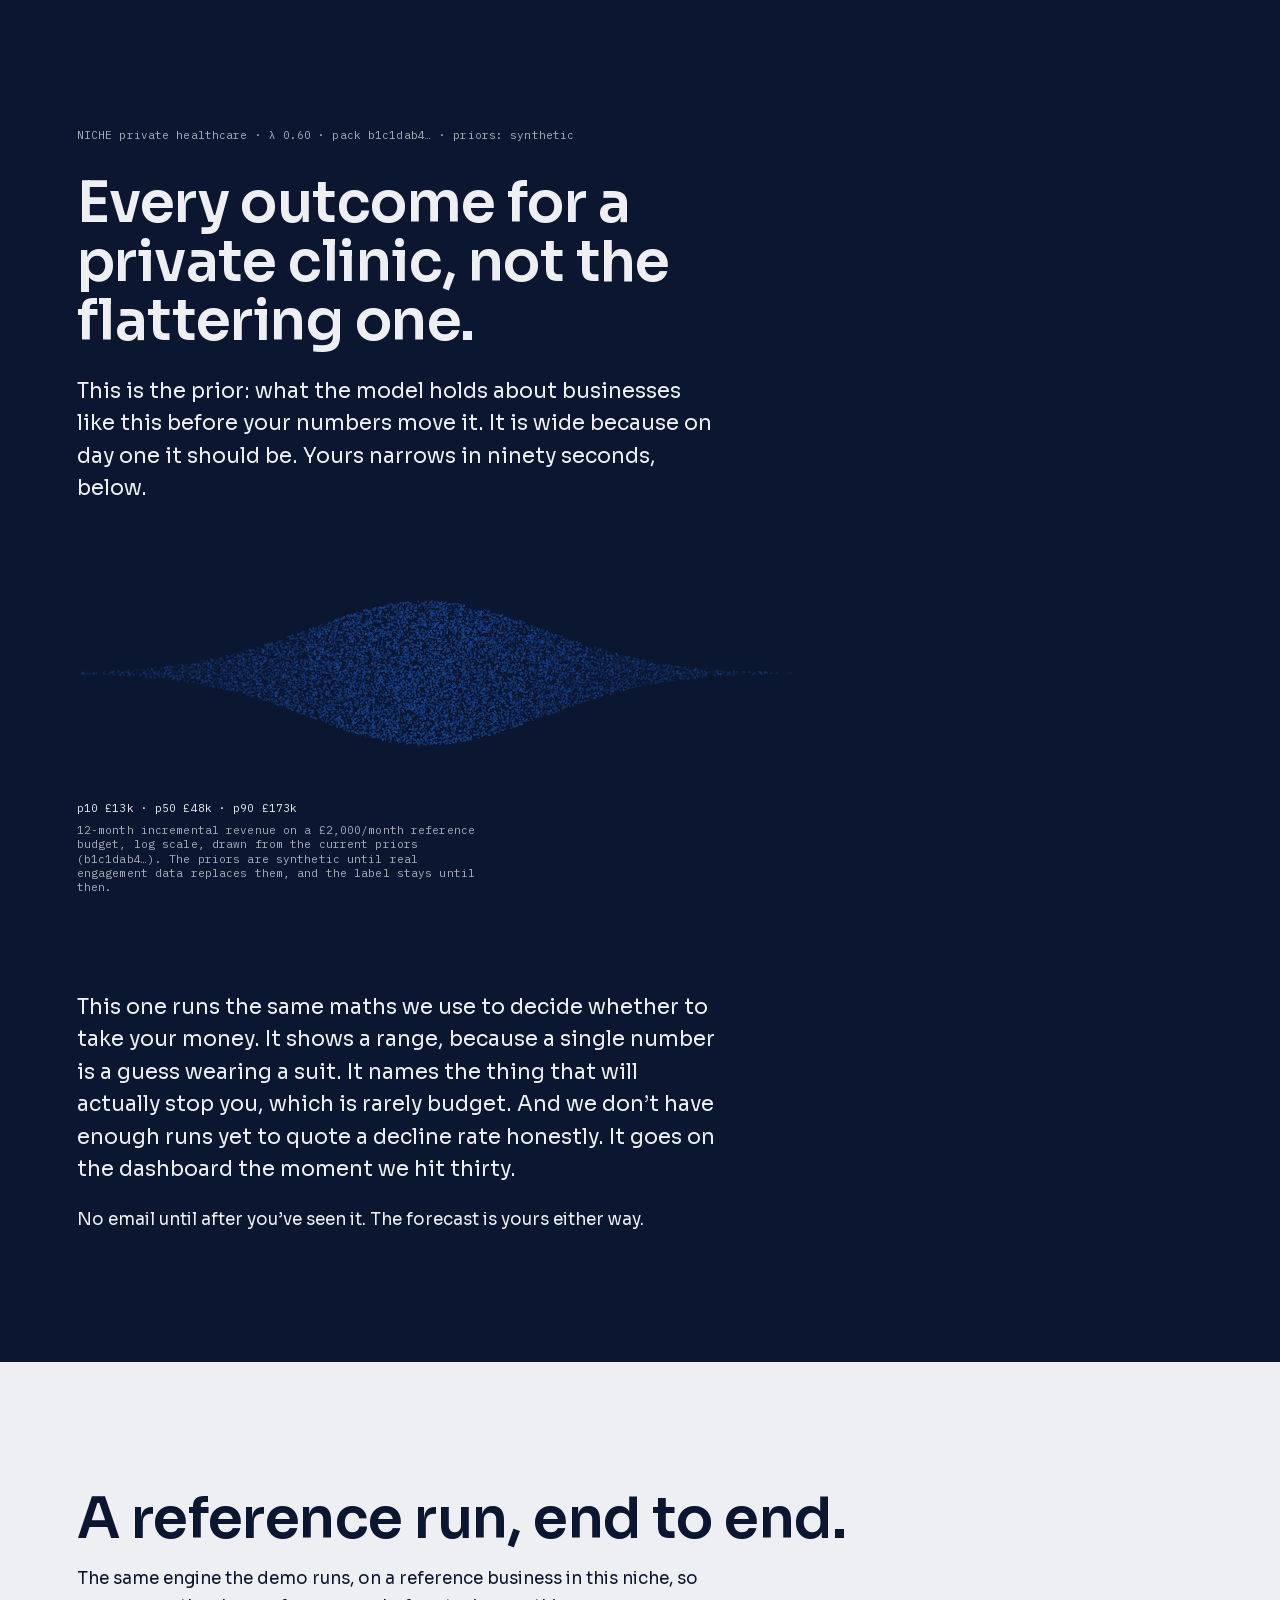
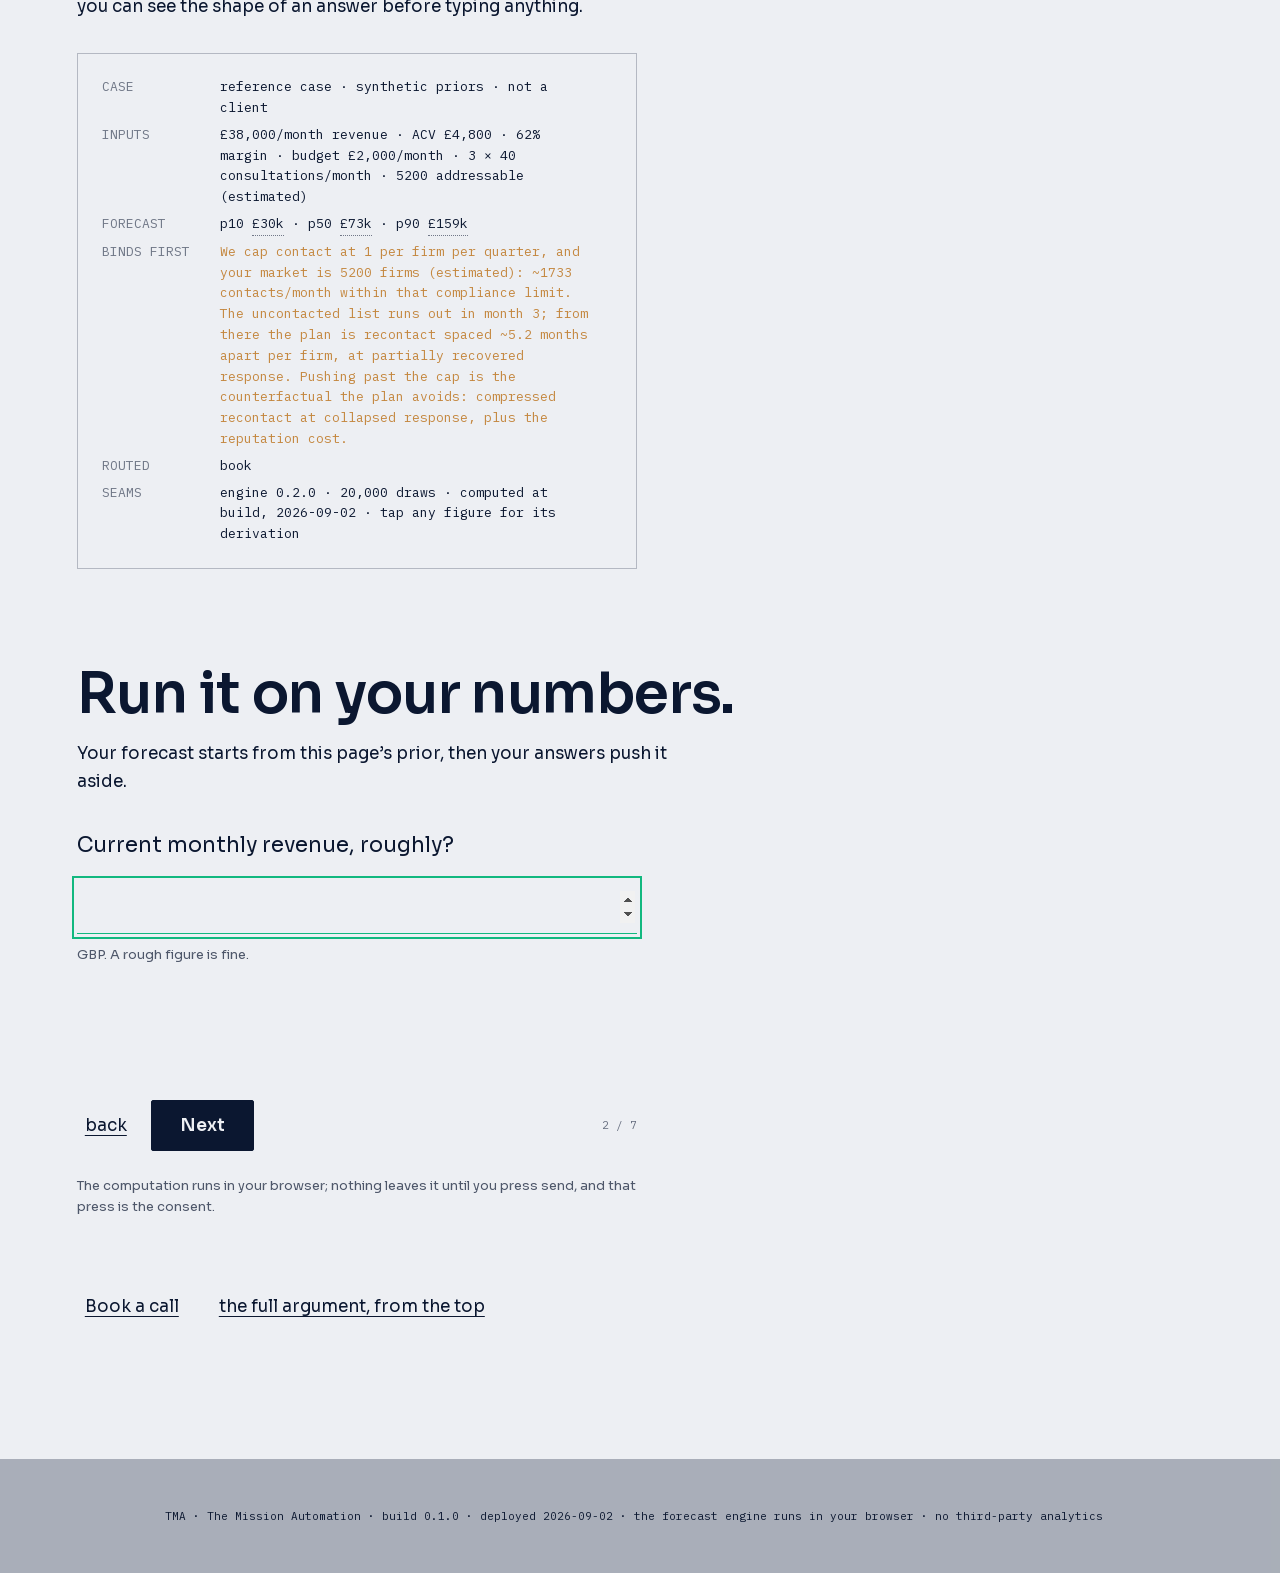
<file: n/private-healthcare/index.html>
<!DOCTYPE html><!--0Cd71whK7p5HqUxAgKvKW--><html lang="en-GB" class="__variable_bdb7b4 __variable_46fe82"><head><meta charSet="utf-8"/><meta name="viewport" content="width=device-width, initial-scale=1"/><link rel="stylesheet" href="/_next/static/css/10b21f4e5da28012.css" data-precedence="next"/><link rel="preload" as="script" fetchPriority="low" href="/_next/static/chunks/webpack-710f8259e39517b3.js"/><script src="/_next/static/chunks/87c73c54-24122e7b92478d00.js" async=""></script><script src="/_next/static/chunks/18-0d046d36ff029c06.js" async=""></script><script src="/_next/static/chunks/main-app-dcc02c7ad4c61ced.js" async=""></script><script src="/_next/static/chunks/664-6d821dc1aacb6b48.js" async=""></script><script src="/_next/static/chunks/69-f278201ab39dfcd1.js" async=""></script><script src="/_next/static/chunks/app/n/%5Bniche%5D/page-f858836eaf91c264.js" async=""></script><meta name="theme-color" content="#0B1730"/><title>TMA: Private healthcare</title><meta name="description" content="The current prior for a private clinic: p10 £13k, p50 £48k, p90 £173k incremental over 12 months on a £2,000/month reference budget, and the engine to narrow it to yours, in your browser, no email."/><meta property="og:title" content="TMA: Private healthcare"/><meta property="og:description" content="The current prior for a private clinic: p10 £13k, p50 £48k, p90 £173k incremental over 12 months on a £2,000/month reference budget, and the engine to narrow it to yours, in your browser, no email."/><meta property="og:image" content="https://sevenfourse01.github.io/og/niche-private-healthcare.png"/><meta name="twitter:card" content="summary_large_image"/><meta name="twitter:title" content="TMA: Private healthcare"/><meta name="twitter:description" content="The current prior for a private clinic: p10 £13k, p50 £48k, p90 £173k incremental over 12 months on a £2,000/month reference budget, and the engine to narrow it to yours, in your browser, no email."/><meta name="twitter:image" content="https://sevenfourse01.github.io/og/niche-private-healthcare.png"/><link rel="icon" href="/icon.svg?1edf593c181e1c40" type="image/svg+xml" sizes="any"/><script>document.documentElement.classList.add('js')</script><script src="/_next/static/chunks/polyfills-42372ed130431b0a.js" noModule=""></script></head><body><div hidden=""><!--$--><!--/$--></div><main><section class="nsection nsection--ink"><p class="data" style="opacity:0.7;margin-bottom:32px">NICHE <!-- -->private healthcare<!-- --> · λ <!-- -->0.60<!-- --> · pack <!-- -->b1c1dab4<!-- -->… ·<!-- --> <!-- -->priors: synthetic</p><h1 class="display-l" style="max-width:16ch">Every outcome for <!-- -->a private clinic<!-- -->, not the flattering one.</h1><div class="prose" style="margin-top:24px"><p class="lead">This is the prior: what the model holds about businesses like this before your numbers move it. It is wide because on day one it should be. Yours narrows in ninety seconds, below.</p></div><div style="margin-top:48px"><div class="js-only"><div class="cloud-standalone" aria-hidden="true"><canvas></canvas></div><p class="data" style="margin-top:8px">p10 <!-- -->£13k<!-- --> · p50 <!-- -->£48k<!-- --> · p90 <!-- -->£173k</p></div><div class="nojs-only"><figure style="max-width:720px"><svg viewBox="0 0 720 280" role="img" aria-label="probability density of 12-month incremental revenue, log scale" style="width:100%;height:auto;display:block"><path d="M0.0,118.8 L4.5,118.7 L9.0,118.5 L13.5,118.4 L18.0,118.2 L22.5,118.0 L27.0,117.7 L31.5,117.5 L36.0,117.2 L40.5,116.9 L45.0,116.6 L49.5,116.3 L54.0,115.9 L58.5,115.5 L63.0,115.0 L67.5,114.5 L72.0,114.0 L76.5,113.5 L81.0,112.9 L85.5,112.2 L90.0,111.5 L94.5,110.8 L99.0,110.0 L103.5,109.2 L108.0,108.3 L112.5,107.4 L117.0,106.4 L121.5,105.3 L126.0,104.2 L130.5,103.0 L135.0,101.8 L139.5,100.5 L144.0,99.1 L148.5,97.7 L153.0,96.2 L157.5,94.7 L162.0,93.1 L166.5,91.4 L171.0,89.7 L175.5,87.9 L180.0,86.0 L184.5,84.2 L189.0,82.2 L193.5,80.2 L198.0,78.2 L202.5,76.1 L207.0,74.0 L211.5,71.9 L216.0,69.7 L220.5,67.6 L225.0,65.4 L229.5,63.2 L234.0,61.0 L238.5,58.8 L243.0,56.6 L247.5,54.4 L252.0,52.2 L256.5,50.1 L261.0,48.1 L265.5,46.0 L270.0,44.1 L274.5,42.1 L279.0,40.3 L283.5,38.5 L288.0,36.8 L292.5,35.2 L297.0,33.7 L301.5,32.3 L306.0,31.0 L310.5,29.9 L315.0,28.8 L319.5,27.9 L324.0,27.0 L328.5,26.4 L333.0,25.8 L337.5,25.4 L342.0,25.1 L346.5,25.0 L351.0,25.0 L355.5,25.1 L360.0,25.4 L364.5,25.8 L369.0,26.4 L373.5,27.0 L378.0,27.8 L382.5,28.8 L387.0,29.8 L391.5,31.0 L396.0,32.3 L400.5,33.7 L405.0,35.2 L409.5,36.8 L414.0,38.5 L418.5,40.3 L423.0,42.1 L427.5,44.0 L432.0,46.0 L436.5,48.0 L441.0,50.1 L445.5,52.2 L450.0,54.4 L454.5,56.5 L459.0,58.7 L463.5,60.9 L468.0,63.1 L472.5,65.3 L477.0,67.5 L481.5,69.7 L486.0,71.9 L490.5,74.0 L495.0,76.1 L499.5,78.2 L504.0,80.2 L508.5,82.2 L513.0,84.1 L517.5,86.0 L522.0,87.8 L526.5,89.6 L531.0,91.4 L535.5,93.0 L540.0,94.6 L544.5,96.2 L549.0,97.7 L553.5,99.1 L558.0,100.4 L562.5,101.7 L567.0,103.0 L571.5,104.2 L576.0,105.3 L580.5,106.3 L585.0,107.3 L589.5,108.3 L594.0,109.2 L598.5,110.0 L603.0,110.8 L607.5,111.5 L612.0,112.2 L616.5,112.9 L621.0,113.5 L625.5,114.0 L630.0,114.5 L634.5,115.0 L639.0,115.5 L643.5,115.9 L648.0,116.3 L652.5,116.6 L657.0,116.9 L661.5,117.2 L666.0,117.5 L670.5,117.7 L675.0,118.0 L679.5,118.2 L684.0,118.4 L688.5,118.5 L693.0,118.7 L697.5,118.8 L702.0,119.0 L706.5,119.1 L711.0,119.2 L715.5,119.3 L720.0,119.3 L720.0,120.7 L715.5,120.7 L711.0,120.8 L706.5,120.9 L702.0,121.0 L697.5,121.2 L693.0,121.3 L688.5,121.5 L684.0,121.6 L679.5,121.8 L675.0,122.0 L670.5,122.3 L666.0,122.5 L661.5,122.8 L657.0,123.1 L652.5,123.4 L648.0,123.7 L643.5,124.1 L639.0,124.5 L634.5,125.0 L630.0,125.5 L625.5,126.0 L621.0,126.5 L616.5,127.1 L612.0,127.8 L607.5,128.5 L603.0,129.2 L598.5,130.0 L594.0,130.8 L589.5,131.7 L585.0,132.7 L580.5,133.7 L576.0,134.7 L571.5,135.8 L567.0,137.0 L562.5,138.3 L558.0,139.6 L553.5,140.9 L549.0,142.3 L544.5,143.8 L540.0,145.4 L535.5,147.0 L531.0,148.6 L526.5,150.4 L522.0,152.2 L517.5,154.0 L513.0,155.9 L508.5,157.8 L504.0,159.8 L499.5,161.8 L495.0,163.9 L490.5,166.0 L486.0,168.1 L481.5,170.3 L477.0,172.5 L472.5,174.7 L468.0,176.9 L463.5,179.1 L459.0,181.3 L454.5,183.5 L450.0,185.6 L445.5,187.8 L441.0,189.9 L436.5,192.0 L432.0,194.0 L427.5,196.0 L423.0,197.9 L418.5,199.7 L414.0,201.5 L409.5,203.2 L405.0,204.8 L400.5,206.3 L396.0,207.7 L391.5,209.0 L387.0,210.2 L382.5,211.2 L378.0,212.2 L373.5,213.0 L369.0,213.6 L364.5,214.2 L360.0,214.6 L355.5,214.9 L351.0,215.0 L346.5,215.0 L342.0,214.9 L337.5,214.6 L333.0,214.2 L328.5,213.6 L324.0,213.0 L319.5,212.1 L315.0,211.2 L310.5,210.1 L306.0,209.0 L301.5,207.7 L297.0,206.3 L292.5,204.8 L288.0,203.2 L283.5,201.5 L279.0,199.7 L274.5,197.9 L270.0,195.9 L265.5,194.0 L261.0,191.9 L256.5,189.9 L252.0,187.8 L247.5,185.6 L243.0,183.4 L238.5,181.2 L234.0,179.0 L229.5,176.8 L225.0,174.6 L220.5,172.4 L216.0,170.3 L211.5,168.1 L207.0,166.0 L202.5,163.9 L198.0,161.8 L193.5,159.8 L189.0,157.8 L184.5,155.8 L180.0,154.0 L175.5,152.1 L171.0,150.3 L166.5,148.6 L162.0,146.9 L157.5,145.3 L153.0,143.8 L148.5,142.3 L144.0,140.9 L139.5,139.5 L135.0,138.2 L130.5,137.0 L126.0,135.8 L121.5,134.7 L117.0,133.6 L112.5,132.6 L108.0,131.7 L103.5,130.8 L99.0,130.0 L94.5,129.2 L90.0,128.5 L85.5,127.8 L81.0,127.1 L76.5,126.5 L72.0,126.0 L67.5,125.5 L63.0,125.0 L58.5,124.5 L54.0,124.1 L49.5,123.7 L45.0,123.4 L40.5,123.1 L36.0,122.8 L31.5,122.5 L27.0,122.3 L22.5,122.0 L18.0,121.8 L13.5,121.6 L9.0,121.5 L4.5,121.3 L0.0,121.2 Z" fill="#123E8C" opacity="0.55"></path><g><line x1="198.0162652530676" y1="231.6" x2="198.0162652530676" y2="245.6" stroke="currentColor" stroke-width="1" opacity="0.8"></line><text x="198.0162652530676" y="272" text-anchor="middle" font-family="var(--font-mono), monospace" font-size="12" fill="currentColor">p10<!-- --> <!-- -->£13k</text></g><g><line x1="348.7870376700793" y1="231.6" x2="348.7870376700793" y2="245.6" stroke="currentColor" stroke-width="1" opacity="0.8"></line><text x="348.7870376700793" y="272" text-anchor="middle" font-family="var(--font-mono), monospace" font-size="12" fill="currentColor">p50<!-- --> <!-- -->£48k</text></g><g><line x1="499.55781008709107" y1="231.6" x2="499.55781008709107" y2="245.6" stroke="currentColor" stroke-width="1" opacity="0.8"></line><text x="499.55781008709107" y="272" text-anchor="middle" font-family="var(--font-mono), monospace" font-size="12" fill="currentColor">p90<!-- --> <!-- -->£173k</text></g></svg></figure></div><p class="data" style="opacity:0.7;margin-top:8px;max-width:58ch">12-month incremental revenue on a £2,000/month reference budget, log scale, drawn from the current priors (<!-- -->b1c1dab4<!-- -->…). The priors are synthetic until real engagement data replaces them, and the label stays until then.</p></div><div style="margin-top:96px"><div class="prose"><p class="lead">This one runs the same maths we use to decide whether to take your money. It shows a range, because a single number is a guess wearing a suit. It names the thing that will actually stop you, which is rarely budget. And<!-- --> <!-- -->we don’t have enough runs yet to quote a decline rate honestly. It goes on the dashboard the moment we hit thirty.</p><p>No email until after you’ve seen it. The forecast is yours either way.</p></div></div></section><section class="nsection nsection--paper"><h2 class="display-l">A reference run, end to end.</h2><p class="prose" style="margin-top:16px">The same engine the demo runs, on a reference business in this niche, so you can see the shape of an answer before typing anything.</p><div class="datacard" style="margin-top:32px"><table><tbody><tr><th scope="row" class="dim">CASE</th><td class="wrap">reference case · synthetic priors · not a client</td></tr><tr><th scope="row" class="dim">INPUTS</th><td class="wrap">£38,000<!-- -->/month revenue · ACV<!-- --> <!-- -->£4,800<!-- --> · <!-- -->62%<!-- --> margin · budget<!-- --> <!-- -->£2,000<!-- -->/month · <!-- -->3<!-- --> ×<!-- --> <!-- -->40<!-- --> <!-- -->consultation<!-- -->s/month ·<!-- --> <!-- -->5200<!-- --> addressable (<!-- -->estimated<!-- -->)</td></tr><tr><th scope="row" class="dim">FORECAST</th><td>p10<!-- --> <button type="button" class="prov num" aria-haspopup="dialog">£30k<span class="visually-hidden">: open where this number comes from</span></button> <!-- -->· p50<!-- --> <button type="button" class="prov num" aria-haspopup="dialog">£73k<span class="visually-hidden">: open where this number comes from</span></button> <!-- -->· p90<!-- --> <button type="button" class="prov num" aria-haspopup="dialog">£159k<span class="visually-hidden">: open where this number comes from</span></button></td></tr><tr><th scope="row" class="dim">BINDS FIRST</th><td class="wrap limit">We cap contact at 1 per firm per quarter, and your market is 5200 firms (estimated): ~1733 contacts/month within that compliance limit. The uncontacted list runs out in month 3; from there the plan is recontact spaced ~5.2 months apart per firm, at partially recovered response. Pushing past the cap is the counterfactual the plan avoids: compressed recontact at collapsed response, plus the reputation cost.</td></tr><tr><th scope="row" class="dim">ROUTED</th><td>book</td></tr><tr><th scope="row" class="dim">SEAMS</th><td class="wrap">engine <!-- -->0.2.0<!-- --> · <!-- -->20,000<!-- --> draws · computed at build, <!-- -->2026-09-02<!-- --> · tap any figure for its derivation</td></tr></tbody></table></div><div style="margin-top:96px"><h2 class="display-l">Run it on your numbers.</h2><p class="prose" style="margin-top:16px">Your forecast starts from this page’s prior, then your answers push it aside.</p><div class="js-only" style="margin-top:32px"><div class="demo" id="demo-root" tabindex="-1"><p class="visually-hidden" role="status" aria-live="polite"></p><form><div class="demo__step"><label><span class="demo__label">Current monthly revenue, roughly?</span><input type="number" inputMode="numeric" min="0" autofocus="" required="" aria-label="current monthly revenue, in pounds" value=""/><p class="demo__hint">GBP. A rough figure is fine.</p></label></div><div class="demo__nav"><button type="button" class="btn btn--quiet">back</button><button type="submit" class="btn">Next</button><span class="demo__progress">2<!-- --> / <!-- -->7</span></div></form><p class="demo__hint" style="margin-top:24px">The computation runs in your browser; nothing leaves it until you press send, and that press is the consent.</p></div></div><noscript><p>The forecast is computed in your browser and needs JavaScript.</p></noscript></div><div class="actions" style="margin-top:64px"><a class="btn btn--quiet" href="mailto:hello@themissionautomation.com?subject=Book%20a%20call" rel="noopener">Book a call</a><a class="btn btn--quiet" href="/">the full argument, from the top</a></div></section></main><footer><p>TMA · The Mission Automation · build <!-- -->0.1.0<!-- --> · deployed <!-- -->2026-09-02<!-- --> · the forecast engine runs in your browser · no third-party analytics</p></footer><!--$--><!--/$--><script src="/_next/static/chunks/webpack-710f8259e39517b3.js" id="_R_" async=""></script><script>(self.__next_f=self.__next_f||[]).push([0])</script><script>self.__next_f.push([1,"1:\"$Sreact.fragment\"\n2:I[5341,[],\"\"]\n3:I[25,[],\"\"]\n5:I[5104,[],\"OutletBoundary\"]\n7:I[7158,[],\"AsyncMetadataOutlet\"]\n9:I[5104,[],\"ViewportBoundary\"]\nb:I[5104,[],\"MetadataBoundary\"]\nc:\"$Sreact.suspense\"\ne:I[4431,[],\"\"]\n:HL[\"/_next/static/css/10b21f4e5da28012.css\",\"style\"]\n"])</script><script>self.__next_f.push([1,"0:{\"P\":null,\"b\":\"0Cd71whK7p5HqUxAgKvKW\",\"p\":\"\",\"c\":[\"\",\"n\",\"private-healthcare\",\"\"],\"i\":false,\"f\":[[[\"\",{\"children\":[\"n\",{\"children\":[[\"niche\",\"private-healthcare\",\"d\"],{\"children\":[\"__PAGE__\",{}]}]}]},\"$undefined\",\"$undefined\",true],[\"\",[\"$\",\"$1\",\"c\",{\"children\":[[[\"$\",\"link\",\"0\",{\"rel\":\"stylesheet\",\"href\":\"/_next/static/css/10b21f4e5da28012.css\",\"precedence\":\"next\",\"crossOrigin\":\"$undefined\",\"nonce\":\"$undefined\"}]],[\"$\",\"html\",null,{\"lang\":\"en-GB\",\"className\":\"__variable_bdb7b4 __variable_46fe82\",\"children\":[[\"$\",\"head\",null,{\"children\":[\"$\",\"script\",null,{\"dangerouslySetInnerHTML\":{\"__html\":\"document.documentElement.classList.add('js')\"}}]}],[\"$\",\"body\",null,{\"children\":[\"$\",\"$L2\",null,{\"parallelRouterKey\":\"children\",\"error\":\"$undefined\",\"errorStyles\":\"$undefined\",\"errorScripts\":\"$undefined\",\"template\":[\"$\",\"$L3\",null,{}],\"templateStyles\":\"$undefined\",\"templateScripts\":\"$undefined\",\"notFound\":[[[\"$\",\"title\",null,{\"children\":\"404: This page could not be found.\"}],[\"$\",\"div\",null,{\"style\":{\"fontFamily\":\"system-ui,\\\"Segoe UI\\\",Roboto,Helvetica,Arial,sans-serif,\\\"Apple Color Emoji\\\",\\\"Segoe UI Emoji\\\"\",\"height\":\"100vh\",\"textAlign\":\"center\",\"display\":\"flex\",\"flexDirection\":\"column\",\"alignItems\":\"center\",\"justifyContent\":\"center\"},\"children\":[\"$\",\"div\",null,{\"children\":[[\"$\",\"style\",null,{\"dangerouslySetInnerHTML\":{\"__html\":\"body{color:#000;background:#fff;margin:0}.next-error-h1{border-right:1px solid rgba(0,0,0,.3)}@media (prefers-color-scheme:dark){body{color:#fff;background:#000}.next-error-h1{border-right:1px solid rgba(255,255,255,.3)}}\"}}],[\"$\",\"h1\",null,{\"className\":\"next-error-h1\",\"style\":{\"display\":\"inline-block\",\"margin\":\"0 20px 0 0\",\"padding\":\"0 23px 0 0\",\"fontSize\":24,\"fontWeight\":500,\"verticalAlign\":\"top\",\"lineHeight\":\"49px\"},\"children\":404}],[\"$\",\"div\",null,{\"style\":{\"display\":\"inline-block\"},\"children\":[\"$\",\"h2\",null,{\"style\":{\"fontSize\":14,\"fontWeight\":400,\"lineHeight\":\"49px\",\"margin\":0},\"children\":\"This page could not be found.\"}]}]]}]}]],[]],\"forbidden\":\"$undefined\",\"unauthorized\":\"$undefined\"}]}]]}]]}],{\"children\":[\"n\",[\"$\",\"$1\",\"c\",{\"children\":[null,[\"$\",\"$L2\",null,{\"parallelRouterKey\":\"children\",\"error\":\"$undefined\",\"errorStyles\":\"$undefined\",\"errorScripts\":\"$undefined\",\"template\":[\"$\",\"$L3\",null,{}],\"templateStyles\":\"$undefined\",\"templateScripts\":\"$undefined\",\"notFound\":\"$undefined\",\"forbidden\":\"$undefined\",\"unauthorized\":\"$undefined\"}]]}],{\"children\":[[\"niche\",\"private-healthcare\",\"d\"],[\"$\",\"$1\",\"c\",{\"children\":[null,[\"$\",\"$L2\",null,{\"parallelRouterKey\":\"children\",\"error\":\"$undefined\",\"errorStyles\":\"$undefined\",\"errorScripts\":\"$undefined\",\"template\":[\"$\",\"$L3\",null,{}],\"templateStyles\":\"$undefined\",\"templateScripts\":\"$undefined\",\"notFound\":\"$undefined\",\"forbidden\":\"$undefined\",\"unauthorized\":\"$undefined\"}]]}],{\"children\":[\"__PAGE__\",[\"$\",\"$1\",\"c\",{\"children\":[\"$L4\",null,[\"$\",\"$L5\",null,{\"children\":[\"$L6\",[\"$\",\"$L7\",null,{\"promise\":\"$@8\"}]]}]]}],{},null,false]},null,false]},null,false]},null,false],[\"$\",\"$1\",\"h\",{\"children\":[null,[[\"$\",\"$L9\",null,{\"children\":\"$La\"}],null],[\"$\",\"$Lb\",null,{\"children\":[\"$\",\"div\",null,{\"hidden\":true,\"children\":[\"$\",\"$c\",null,{\"fallback\":null,\"children\":\"$Ld\"}]}]}]]}],false]],\"m\":\"$undefined\",\"G\":[\"$e\",[]],\"s\":false,\"S\":true}\n"])</script><script>self.__next_f.push([1,"f:I[8087,[\"664\",\"static/chunks/664-6d821dc1aacb6b48.js\",\"69\",\"static/chunks/69-f278201ab39dfcd1.js\",\"681\",\"static/chunks/app/n/%5Bniche%5D/page-f858836eaf91c264.js\"],\"default\"]\n10:Tfcb,"])</script><script>self.__next_f.push([1,"M0.0,118.8 L4.5,118.7 L9.0,118.5 L13.5,118.4 L18.0,118.2 L22.5,118.0 L27.0,117.7 L31.5,117.5 L36.0,117.2 L40.5,116.9 L45.0,116.6 L49.5,116.3 L54.0,115.9 L58.5,115.5 L63.0,115.0 L67.5,114.5 L72.0,114.0 L76.5,113.5 L81.0,112.9 L85.5,112.2 L90.0,111.5 L94.5,110.8 L99.0,110.0 L103.5,109.2 L108.0,108.3 L112.5,107.4 L117.0,106.4 L121.5,105.3 L126.0,104.2 L130.5,103.0 L135.0,101.8 L139.5,100.5 L144.0,99.1 L148.5,97.7 L153.0,96.2 L157.5,94.7 L162.0,93.1 L166.5,91.4 L171.0,89.7 L175.5,87.9 L180.0,86.0 L184.5,84.2 L189.0,82.2 L193.5,80.2 L198.0,78.2 L202.5,76.1 L207.0,74.0 L211.5,71.9 L216.0,69.7 L220.5,67.6 L225.0,65.4 L229.5,63.2 L234.0,61.0 L238.5,58.8 L243.0,56.6 L247.5,54.4 L252.0,52.2 L256.5,50.1 L261.0,48.1 L265.5,46.0 L270.0,44.1 L274.5,42.1 L279.0,40.3 L283.5,38.5 L288.0,36.8 L292.5,35.2 L297.0,33.7 L301.5,32.3 L306.0,31.0 L310.5,29.9 L315.0,28.8 L319.5,27.9 L324.0,27.0 L328.5,26.4 L333.0,25.8 L337.5,25.4 L342.0,25.1 L346.5,25.0 L351.0,25.0 L355.5,25.1 L360.0,25.4 L364.5,25.8 L369.0,26.4 L373.5,27.0 L378.0,27.8 L382.5,28.8 L387.0,29.8 L391.5,31.0 L396.0,32.3 L400.5,33.7 L405.0,35.2 L409.5,36.8 L414.0,38.5 L418.5,40.3 L423.0,42.1 L427.5,44.0 L432.0,46.0 L436.5,48.0 L441.0,50.1 L445.5,52.2 L450.0,54.4 L454.5,56.5 L459.0,58.7 L463.5,60.9 L468.0,63.1 L472.5,65.3 L477.0,67.5 L481.5,69.7 L486.0,71.9 L490.5,74.0 L495.0,76.1 L499.5,78.2 L504.0,80.2 L508.5,82.2 L513.0,84.1 L517.5,86.0 L522.0,87.8 L526.5,89.6 L531.0,91.4 L535.5,93.0 L540.0,94.6 L544.5,96.2 L549.0,97.7 L553.5,99.1 L558.0,100.4 L562.5,101.7 L567.0,103.0 L571.5,104.2 L576.0,105.3 L580.5,106.3 L585.0,107.3 L589.5,108.3 L594.0,109.2 L598.5,110.0 L603.0,110.8 L607.5,111.5 L612.0,112.2 L616.5,112.9 L621.0,113.5 L625.5,114.0 L630.0,114.5 L634.5,115.0 L639.0,115.5 L643.5,115.9 L648.0,116.3 L652.5,116.6 L657.0,116.9 L661.5,117.2 L666.0,117.5 L670.5,117.7 L675.0,118.0 L679.5,118.2 L684.0,118.4 L688.5,118.5 L693.0,118.7 L697.5,118.8 L702.0,119.0 L706.5,119.1 L711.0,119.2 L715.5,119.3 L720.0,119.3 L720.0,120.7 L715.5,120.7 L711.0,120.8 L706.5,120.9 L702.0,121.0 L697.5,121.2 L693.0,121.3 L688.5,121.5 L684.0,121.6 L679.5,121.8 L675.0,122.0 L670.5,122.3 L666.0,122.5 L661.5,122.8 L657.0,123.1 L652.5,123.4 L648.0,123.7 L643.5,124.1 L639.0,124.5 L634.5,125.0 L630.0,125.5 L625.5,126.0 L621.0,126.5 L616.5,127.1 L612.0,127.8 L607.5,128.5 L603.0,129.2 L598.5,130.0 L594.0,130.8 L589.5,131.7 L585.0,132.7 L580.5,133.7 L576.0,134.7 L571.5,135.8 L567.0,137.0 L562.5,138.3 L558.0,139.6 L553.5,140.9 L549.0,142.3 L544.5,143.8 L540.0,145.4 L535.5,147.0 L531.0,148.6 L526.5,150.4 L522.0,152.2 L517.5,154.0 L513.0,155.9 L508.5,157.8 L504.0,159.8 L499.5,161.8 L495.0,163.9 L490.5,166.0 L486.0,168.1 L481.5,170.3 L477.0,172.5 L472.5,174.7 L468.0,176.9 L463.5,179.1 L459.0,181.3 L454.5,183.5 L450.0,185.6 L445.5,187.8 L441.0,189.9 L436.5,192.0 L432.0,194.0 L427.5,196.0 L423.0,197.9 L418.5,199.7 L414.0,201.5 L409.5,203.2 L405.0,204.8 L400.5,206.3 L396.0,207.7 L391.5,209.0 L387.0,210.2 L382.5,211.2 L378.0,212.2 L373.5,213.0 L369.0,213.6 L364.5,214.2 L360.0,214.6 L355.5,214.9 L351.0,215.0 L346.5,215.0 L342.0,214.9 L337.5,214.6 L333.0,214.2 L328.5,213.6 L324.0,213.0 L319.5,212.1 L315.0,211.2 L310.5,210.1 L306.0,209.0 L301.5,207.7 L297.0,206.3 L292.5,204.8 L288.0,203.2 L283.5,201.5 L279.0,199.7 L274.5,197.9 L270.0,195.9 L265.5,194.0 L261.0,191.9 L256.5,189.9 L252.0,187.8 L247.5,185.6 L243.0,183.4 L238.5,181.2 L234.0,179.0 L229.5,176.8 L225.0,174.6 L220.5,172.4 L216.0,170.3 L211.5,168.1 L207.0,166.0 L202.5,163.9 L198.0,161.8 L193.5,159.8 L189.0,157.8 L184.5,155.8 L180.0,154.0 L175.5,152.1 L171.0,150.3 L166.5,148.6 L162.0,146.9 L157.5,145.3 L153.0,143.8 L148.5,142.3 L144.0,140.9 L139.5,139.5 L135.0,138.2 L130.5,137.0 L126.0,135.8 L121.5,134.7 L117.0,133.6 L112.5,132.6 L108.0,131.7 L103.5,130.8 L99.0,130.0 L94.5,129.2 L90.0,128.5 L85.5,127.8 L81.0,127.1 L76.5,126.5 L72.0,126.0 L67.5,125.5 L63.0,125.0 L58.5,124.5 L54.0,124.1 L49.5,123.7 L45.0,123.4 L40.5,123.1 L36.0,122.8 L31.5,122.5 L27.0,122.3 L22.5,122.0 L18.0,121.8 L13.5,121.6 L9.0,121.5 L4.5,121.3 L0.0,121.2 Z"])</script><script>self.__next_f.push([1,"4:[[\"$\",\"main\",null,{\"children\":[[\"$\",\"section\",null,{\"className\":\"nsection nsection--ink\",\"children\":[[\"$\",\"p\",null,{\"className\":\"data\",\"style\":{\"opacity\":0.7,\"marginBottom\":32},\"children\":[\"NICHE \",\"private healthcare\",\" · λ \",\"0.60\",\" · pack \",\"b1c1dab4\",\"… ·\",\" \",\"priors: synthetic\"]}],[\"$\",\"h1\",null,{\"className\":\"display-l\",\"style\":{\"maxWidth\":\"16ch\"},\"children\":[\"Every outcome for \",\"a private clinic\",\", not the flattering one.\"]}],[\"$\",\"div\",null,{\"className\":\"prose\",\"style\":{\"marginTop\":24},\"children\":[\"$\",\"p\",null,{\"className\":\"lead\",\"children\":\"This is the prior: what the model holds about businesses like this before your numbers move it. It is wide because on day one it should be. Yours narrows in ninety seconds, below.\"}]}],[\"$\",\"div\",null,{\"style\":{\"marginTop\":48},\"children\":[[\"$\",\"div\",null,{\"className\":\"js-only\",\"children\":[[\"$\",\"$Lf\",null,{\"fixed\":{\"theta\":{\"mu\":10.778956289890028,\"sigma\":1},\"lambda\":0.6,\"domain\":{\"lnMin\":7.814266469694353,\"lnMax\":13.934266469694354}}}],[\"$\",\"p\",null,{\"className\":\"data\",\"style\":{\"marginTop\":8},\"children\":[\"p10 \",\"£13k\",\" · p50 \",\"£48k\",\" · p90 \",\"£173k\"]}]]}],[\"$\",\"div\",null,{\"className\":\"nojs-only\",\"children\":[\"$\",\"figure\",null,{\"style\":{\"maxWidth\":720},\"children\":[\"$\",\"svg\",null,{\"viewBox\":\"0 0 720 280\",\"role\":\"img\",\"aria-label\":\"probability density of 12-month incremental revenue, log scale\",\"style\":{\"width\":\"100%\",\"height\":\"auto\",\"display\":\"block\"},\"children\":[[\"$\",\"path\",null,{\"d\":\"$10\",\"fill\":\"#123E8C\",\"opacity\":\"0.55\"}],[\"$L11\",\"$L12\",\"$L13\"]]}]}]}],\"$L14\"]}],\"$L15\"]}],\"$L16\"]}],\"$L17\",\"$L18\"]\n"])</script><script>self.__next_f.push([1,"19:I[237,[\"664\",\"static/chunks/664-6d821dc1aacb6b48.js\",\"69\",\"static/chunks/69-f278201ab39dfcd1.js\",\"681\",\"static/chunks/app/n/%5Bniche%5D/page-f858836eaf91c264.js\"],\"ProvFigure\"]\n21:I[237,[\"664\",\"static/chunks/664-6d821dc1aacb6b48.js\",\"69\",\"static/chunks/69-f278201ab39dfcd1.js\",\"681\",\"static/chunks/app/n/%5Bniche%5D/page-f858836eaf91c264.js\"],\"ProvSheet\"]\n11:[\"$\",\"g\",\"p10\",{\"children\":[[\"$\",\"line\",null,{\"x1\":198.0162652530676,\"y1\":231.6,\"x2\":198.0162652530676,\"y2\":245.6,\"stroke\":\"currentColor\",\"strokeWidth\":\"1\",\"opacity\":\"0.8\"}],[\"$\",\"text\",null,{\"x\":198.0162652530676,\"y\":272,\"textAnchor\":\"middle\",\"fontFamily\":\"var(--font-mono), monospace\",\"fontSize\":\"12\",\"fill\":\"currentColor\",\"children\":[\"p10\",\" \",\"£13k\"]}]]}]\n12:[\"$\",\"g\",\"p50\",{\"children\":[[\"$\",\"line\",null,{\"x1\":348.7870376700793,\"y1\":231.6,\"x2\":348.7870376700793,\"y2\":245.6,\"stroke\":\"currentColor\",\"strokeWidth\":\"1\",\"opacity\":\"0.8\"}],[\"$\",\"text\",null,{\"x\":348.7870376700793,\"y\":272,\"textAnchor\":\"middle\",\"fontFamily\":\"var(--font-mono), monospace\",\"fontSize\":\"12\",\"fill\":\"currentColor\",\"children\":[\"p50\",\" \",\"£48k\"]}]]}]\n13:[\"$\",\"g\",\"p90\",{\"children\":[[\"$\",\"line\",null,{\"x1\":499.55781008709107,\"y1\":231.6,\"x2\":499.55781008709107,\"y2\":245.6,\"stroke\":\"currentColor\",\"strokeWidth\":\"1\",\"opacity\":\"0.8\"}],[\"$\",\"text\",null,{\"x\":499.55781008709107,\"y\":272,\"textAnchor\":\"middle\",\"fontFamily\":\"var(--font-mono), monospace\",\"fontSize\":\"12\",\"fill\":\"currentColor\",\"children\":[\"p90\",\" \",\"£173k\"]}]]}]\n14:[\"$\",\"p\",null,{\"className\":\"data\",\"style\":{\"opacity\":0.7,\"marginTop\":8,\"maxWidth\":\"58ch\"},\"children\":[\"12-month incremental revenue on a £2,000/month reference budget, log scale, drawn from the current priors (\",\"b1c1dab4\",\"…). The priors are synthetic until real engagement data replaces them, and the label stays until then.\"]}]\n15:[\"$\",\"div\",null,{\"style\":{\"marginTop\":96},\"children\":[\"$\",\"div\",null,{\"className\":\"prose\",\"children\":[false,[\"$\",\"p\",null,{\"className\":\"lead\",\"children\":[\"This one runs the same maths we use to decide whether to take your money. It shows a range, becaus"])</script><script>self.__next_f.push([1,"e a single number is a guess wearing a suit. It names the thing that will actually stop you, which is rarely budget. And\",\" \",\"we don’t have enough runs yet to quote a decline rate honestly. It goes on the dashboard the moment we hit thirty.\"]}],[\"$\",\"p\",null,{\"children\":\"No email until after you’ve seen it. The forecast is yours either way.\"}]]}]}]\n"])</script><script>self.__next_f.push([1,"16:[\"$\",\"section\",null,{\"className\":\"nsection nsection--paper\",\"children\":[[\"$\",\"h2\",null,{\"className\":\"display-l\",\"children\":\"A reference run, end to end.\"}],[\"$\",\"p\",null,{\"className\":\"prose\",\"style\":{\"marginTop\":16},\"children\":\"The same engine the demo runs, on a reference business in this niche, so you can see the shape of an answer before typing anything.\"}],[\"$\",\"div\",null,{\"className\":\"datacard\",\"style\":{\"marginTop\":32},\"children\":[\"$\",\"table\",null,{\"children\":[\"$\",\"tbody\",null,{\"children\":[[\"$\",\"tr\",null,{\"children\":[[\"$\",\"th\",null,{\"scope\":\"row\",\"className\":\"dim\",\"children\":\"CASE\"}],[\"$\",\"td\",null,{\"className\":\"wrap\",\"children\":\"reference case · synthetic priors · not a client\"}]]}],[\"$\",\"tr\",null,{\"children\":[[\"$\",\"th\",null,{\"scope\":\"row\",\"className\":\"dim\",\"children\":\"INPUTS\"}],[\"$\",\"td\",null,{\"className\":\"wrap\",\"children\":[\"£38,000\",\"/month revenue · ACV\",\" \",\"£4,800\",\" · \",\"62%\",\" margin · budget\",\" \",\"£2,000\",\"/month · \",3,\" ×\",\" \",40,\" \",\"consultation\",\"s/month ·\",\" \",5200,\" addressable (\",\"estimated\",\")\"]}]]}],[\"$\",\"tr\",null,{\"children\":[[\"$\",\"th\",null,{\"scope\":\"row\",\"className\":\"dim\",\"children\":\"FORECAST\"}],[\"$\",\"td\",null,{\"children\":[\"p10\",\" \",[\"$\",\"$L19\",null,{\"label\":\"p10 · 12-month incremental revenue\",\"figure\":{\"value\":72837.96218080877,\"interval\":{\"p10\":30103.284196167733,\"p50\":72837.96218080877,\"p90\":158716.2469950394},\"unit\":\"GBP\",\"inputs\":[{\"id\":\"grossMargin\",\"label\":\"gross margin\",\"valueStated\":0.62,\"valueUsed\":0.558,\"correctionApplied\":\"self-report correction ×0.9, folded in as 15 pseudo-trials\"},{\"id\":\"acv\",\"label\":\"average deal value\",\"valueStated\":4800,\"valueUsed\":4800,\"correctionApplied\":\"folded into the niche deal-value posterior as 3 weak observations\"},{\"id\":\"budget\",\"label\":\"monthly budget\",\"valueUsed\":2000},{\"id\":\"currentMonthlyRevenue\",\"label\":\"current monthly revenue\",\"valueUsed\":38000},{\"id\":\"horizon\",\"label\":\"horizon (months)\",\"valueUsed\":12},{\"id\":\"servers\",\"label\":\"delivery capacity (consultation servers)\",\"valueUsed\":3},{\"id\":\"serviceRatePerServerPerMonth\",\"label\":\"service rate per server per month\",\"valueUsed\":40},{\"id\":\"existingMonthlyLoad\",\"label\":\"existing book load (consultation/month)\",\"valueUsed\":7.9,\"correctionApplied\":\"derived from currentMonthlyRevenue ÷ acv — not stated by the client\"},{\"id\":\"addressableCount\",\"label\":\"addressable market (estimated)\",\"valueUsed\":5200}],\"priors\":[{\"id\":\"theta_positive\",\"level\":\"global\",\"family\":\"beta\",\"pseudoCount\":45,\"shrinkage\":1,\"source\":\"synthetic\",\"packVersion\":\"synthetic-2026.08.30-1\"},{\"id\":\"theta_book\",\"level\":\"global\",\"family\":\"beta\",\"pseudoCount\":32,\"shrinkage\":1,\"source\":\"synthetic\",\"packVersion\":\"synthetic-2026.08.30-1\"},{\"id\":\"theta_show\",\"level\":\"global\",\"family\":\"beta\",\"pseudoCount\":50,\"shrinkage\":1,\"source\":\"synthetic\",\"packVersion\":\"synthetic-2026.08.30-1\"},{\"id\":\"theta_close\",\"level\":\"niche\",\"family\":\"beta\",\"pseudoCount\":55,\"shrinkage\":1,\"source\":\"synthetic\",\"packVersion\":\"synthetic-2026.08.30-1\"},{\"id\":\"gross_margin\",\"level\":\"firm\",\"family\":\"beta\",\"pseudoCount\":40,\"shrinkage\":0.7272727272727273,\"source\":\"synthetic\",\"packVersion\":\"synthetic-2026.08.30-1\"},{\"id\":\"churn_hazard\",\"level\":\"global\",\"family\":\"beta\",\"pseudoCount\":60,\"shrinkage\":1,\"source\":\"synthetic\",\"packVersion\":\"synthetic-2026.08.30-1\"},{\"id\":\"deal_value\",\"level\":\"niche\",\"family\":\"lognormal\",\"pseudoCount\":10,\"shrinkage\":1,\"source\":\"synthetic\",\"packVersion\":\"synthetic-2026.08.30-1\"},{\"id\":\"theta_reply:cold-email\",\"level\":\"global\",\"family\":\"beta\",\"pseudoCount\":1246,\"shrinkage\":1,\"source\":\"synthetic\",\"packVersion\":\"synthetic-2026.08.30-1\"},{\"id\":\"p_infra:cold-email\",\"level\":\"global\",\"family\":\"beta\",\"pseudoCount\":200,\"shrinkage\":1,\"source\":\"synthetic\",\"packVersion\":\"synthetic-2026.08.30-1\"},{\"id\":\"p_reputation:cold-email\",\"level\":\"global\",\"family\":\"beta\",\"pseudoCount\":80,\"shrinkage\":1,\"source\":\"synthetic\",\"packVersion\":\"synthetic-2026.08.30-1\"},{\"id\":\"p_content:cold-email\",\"level\":\"global\",\"family\":\"beta\",\"pseudoCount\":60,\"shrinkage\":1,\"source\":\"synthetic\",\"packVersion\":\"synthetic-2026.08.30-1\"},{\"id\":\"theta_reply:linkedin\",\"level\":\"global\",\"family\":\"beta\",\"pseudoCount\":700,\"shrinkage\":1,\"source\":\"synthetic\",\"packVersion\":\"synthetic-2026.08.30-1\"},{\"id\":\"p_infra:linkedin\",\"level\":\"global\",\"family\":\"beta\",\"pseudoCount\":200,\"shrinkage\":1,\"source\":\"synthetic\",\"packVersion\":\"synthetic-2026.08.30-1\"},{\"id\":\"p_reputation:linkedin\",\"level\":\"global\",\"family\":\"beta\",\"pseudoCount\":80,\"shrinkage\":1,\"source\":\"synthetic\",\"packVersion\":\"synthetic-2026.08.30-1\"},{\"id\":\"p_content:linkedin\",\"level\":\"global\",\"family\":\"beta\",\"pseudoCount\":60,\"shrinkage\":1,\"source\":\"synthetic\",\"packVersion\":\"synthetic-2026.08.30-1\"},{\"id\":\"theta_reply:cold-calling\",\"level\":\"global\",\"family\":\"beta\",\"pseudoCount\":300,\"shrinkage\":1,\"source\":\"synthetic\",\"packVersion\":\"synthetic-2026.08.30-1\"},{\"id\":\"p_infra:cold-calling\",\"level\":\"global\",\"family\":\"beta\",\"pseudoCount\":200,\"shrinkage\":1,\"source\":\"synthetic\",\"packVersion\":\"synthetic-2026.08.30-1\"},{\"id\":\"p_reputation:cold-calling\",\"level\":\"global\",\"family\":\"beta\",\"pseudoCount\":80,\"shrinkage\":1,\"source\":\"synthetic\",\"packVersion\":\"synthetic-2026.08.30-1\"},{\"id\":\"p_content:cold-calling\",\"level\":\"global\",\"family\":\"beta\",\"pseudoCount\":60,\"shrinkage\":1,\"source\":\"synthetic\",\"packVersion\":\"synthetic-2026.08.30-1\"},{\"id\":\"theta_reply:paid-search\",\"level\":\"global\",\"family\":\"beta\",\"pseudoCount\":250,\"shrinkage\":1,\"source\":\"synthetic\",\"packVersion\":\"synthetic-2026.08.30-1\"},{\"id\":\"p_infra:paid-search\",\"level\":\"global\",\"family\":\"beta\",\"pseudoCount\":200,\"shrinkage\":1,\"source\":\"synthetic\",\"packVersion\":\"synthetic-2026.08.30-1\"},{\"id\":\"p_reputation:paid-search\",\"level\":\"global\",\"family\":\"beta\",\"pseudoCount\":80,\"shrinkage\":1,\"source\":\"synthetic\",\"packVersion\":\"synthetic-2026.08.30-1\"},{\"id\":\"p_content:paid-search\",\"level\":\"global\",\"family\":\"beta\",\"pseudoCount\":60,\"shrinkage\":1,\"source\":\"synthetic\",\"packVersion\":\"synthetic-2026.08.30-1\"},{\"id\":\"theta_reply:paid-social\",\"level\":\"global\",\"family\":\"beta\",\"pseudoCount\":400,\"shrinkage\":1,\"source\":\"synthetic\",\"packVersion\":\"synthetic-2026.08.30-1\"},{\"id\":\"p_infra:paid-social\",\"level\":\"global\",\"family\":\"beta\",\"pseudoCount\":200,\"shrinkage\":1,\"source\":\"synthetic\",\"packVersion\":\"synthetic-2026.08.30-1\"},{\"id\":\"p_reputation:paid-social\",\"level\":\"global\",\"family\":\"beta\",\"pseudoCount\":80,\"shrinkage\":1,\"source\":\"synthetic\",\"packVersion\":\"synthetic-2026.08.30-1\"},{\"id\":\"p_content:paid-social\",\"level\":\"global\",\"family\":\"beta\",\"pseudoCount\":60,\"shrinkage\":1,\"source\":\"synthetic\",\"packVersion\":\"synthetic-2026.08.30-1\"},{\"id\":\"theta_reply:content-seo\",\"level\":\"global\",\"family\":\"beta\",\"pseudoCount\":300,\"shrinkage\":1,\"source\":\"synthetic\",\"packVersion\":\"synthetic-2026.08.30-1\"},{\"id\":\"p_infra:content-seo\",\"level\":\"global\",\"family\":\"beta\",\"pseudoCount\":200,\"shrinkage\":1,\"source\":\"synthetic\",\"packVersion\":\"synthetic-2026.08.30-1\"},{\"id\":\"p_reputation:content-seo\",\"level\":\"global\",\"family\":\"beta\",\"pseudoCount\":80,\"shrinkage\":1,\"source\":\"synthetic\",\"packVersion\":\"synthetic-2026.08.30-1\"},{\"id\":\"p_content:content-seo\",\"level\":\"global\",\"family\":\"beta\",\"pseudoCount\":60,\"shrinkage\":1,\"source\":\"synthetic\",\"packVersion\":\"synthetic-2026.08.30-1\"},{\"id\":\"theta_reply:referral\",\"level\":\"global\",\"family\":\"beta\",\"pseudoCount\":60,\"shrinkage\":1,\"source\":\"synthetic\",\"packVersion\":\"synthetic-2026.08.30-1\"},{\"id\":\"p_infra:referral\",\"level\":\"global\",\"family\":\"beta\",\"pseudoCount\":200,\"shrinkage\":1,\"source\":\"synthetic\",\"packVersion\":\"synthetic-2026.08.30-1\"},{\"id\":\"p_reputation:referral\",\"level\":\"global\",\"family\":\"beta\",\"pseudoCount\":80,\"shrinkage\":1,\"source\":\"synthetic\",\"packVersion\":\"synthetic-2026.08.30-1\"},{\"id\":\"p_content:referral\",\"level\":\"global\",\"family\":\"beta\",\"pseudoCount\":60,\"shrinkage\":1,\"source\":\"synthetic\",\"packVersion\":\"synthetic-2026.08.30-1\"},{\"id\":\"theta_reply:partnerships\",\"level\":\"global\",\"family\":\"beta\",\"pseudoCount\":50,\"shrinkage\":1,\"source\":\"synthetic\",\"packVersion\":\"synthetic-2026.08.30-1\"},{\"id\":\"p_infra:partnerships\",\"level\":\"global\",\"family\":\"beta\",\"pseudoCount\":200,\"shrinkage\":1,\"source\":\"synthetic\",\"packVersion\":\"synthetic-2026.08.30-1\"},{\"id\":\"p_reputation:partnerships\",\"level\":\"global\",\"family\":\"beta\",\"pseudoCount\":80,\"shrinkage\":1,\"source\":\"synthetic\",\"packVersion\":\"synthetic-2026.08.30-1\"},{\"id\":\"p_content:partnerships\",\"level\":\"global\",\"family\":\"beta\",\"pseudoCount\":60,\"shrinkage\":1,\"source\":\"synthetic\",\"packVersion\":\"synthetic-2026.08.30-1\"}],\"models\":[{\"id\":\"M1\",\"weight\":0.35135135135135137,\"applicability\":0.65,\"output\":{\"p10\":39249.35942514262,\"p50\":83065.18113536522,\"p90\":170910.64310326363}},{\"id\":\"M2\",\"weight\":0,\"applicability\":0.65,\"output\":{\"p10\":39233.73134162887,\"p50\":82981.22304490441,\"p90\":170661.1447489498}},{\"id\":\"M3\",\"weight\":0.48648648648648646,\"applicability\":0.9,\"output\":{\"p10\":34253.75996811645,\"p50\":71687.6481736157,\"p90\":144630.52208101153}},{\"id\":\"M4\",\"weight\":0.16216216216216214,\"applicability\":0.3,\"output\":{\"p10\":13565.083133693912,\"p50\":47219.80847757172,\"p90\":171430.534125286}},{\"id\":\"M5\",\"weight\":0,\"applicability\":0.1,\"output\":{\"p10\":67070.9862344075,\"p50\":143849.516015212,\"p90\":302150.75903626},\"excluded\":\"no spend variation to identify saturation\"}],\"sensitivity\":[],\"constraints\":[{\"type\":\"client_capacity\",\"binding\":false,\"ceiling\":1203770.1726445328},{\"type\":\"market_depletion\",\"binding\":true,\"ceiling\":71687.6481736157,\"bindsAtMonth\":3},{\"type\":\"channel_cap\",\"binding\":false,\"ceiling\":83065.18113536522},{\"type\":\"tma_capacity\",\"binding\":false,\"ceiling\":83065.18113536522}],\"dataState\":\"forecast\",\"confidence\":0,\"disagreement\":[{\"kind\":\"convergence\",\"pair\":[\"M1\",\"M4\"],\"wasserstein1\":33416.76448773621,\"jsDivergence\":0.10601084364910993,\"meaning\":\"Every model that fired agrees within tolerance. That is not the same as confidence, since the intervals are still wide, but it does mean the constraint is not in dispute between them. Only 3 of five models fired on this run, so treat the agreement as weak evidence.\",\"headline\":\"The models agree on the ceiling\"}],\"whatWouldChangeThis\":[],\"computedAt\":\"2026-09-02T17:04:18.730Z\",\"engineVersion\":\"0.2.0\",\"seed\":42},\"children\":\"£30k\"}],\" \",\"· p50\",\" \",\"$L1a\",\" \",\"· p90\",\" \",\"$L1b\"]}]]}],\"$L1c\",\"$L1d\",\"$L1e\"]}]}]}],\"$L1f\",\"$L20\"]}]\n"])</script><script>self.__next_f.push([1,"17:[\"$\",\"$L21\",null,{}]\n18:[\"$\",\"footer\",null,{\"children\":[\"$\",\"p\",null,{\"children\":[\"TMA · The Mission Automation · build \",\"0.1.0\",\" · deployed \",\"2026-09-02\",\" · the forecast engine runs in your browser · no third-party analytics\"]}]}]\n"])</script><script>self.__next_f.push([1,"22:I[2327,[\"664\",\"static/chunks/664-6d821dc1aacb6b48.js\",\"69\",\"static/chunks/69-f278201ab39dfcd1.js\",\"681\",\"static/chunks/app/n/%5Bniche%5D/page-f858836eaf91c264.js\"],\"default\"]\n23:I[1887,[\"664\",\"static/chunks/664-6d821dc1aacb6b48.js\",\"69\",\"static/chunks/69-f278201ab39dfcd1.js\",\"681\",\"static/chunks/app/n/%5Bniche%5D/page-f858836eaf91c264.js\"],\"default\"]\n24:I[9664,[\"664\",\"static/chunks/664-6d821dc1aacb6b48.js\",\"69\",\"static/chunks/69-f278201ab39dfcd1.js\",\"681\",\"static/chunks/app/n/%5Bniche%5D/page-f858836eaf91c264.js\"],\"\"]\n1a:[\"$\",\"$L19\",null,{\"label\":\"p50 · 12-month incremental revenue\",\"figure\":\"$16:props:children:2:props:children:props:children:props:children:2:props:children:1:props:children:2:props:figure\",\"children\":\"£73k\"}]\n1b:[\"$\",\"$L19\",null,{\"label\":\"p90 · 12-month incremental revenue\",\"figure\":\"$16:props:children:2:props:children:props:children:props:children:2:props:children:1:props:children:2:props:figure\",\"children\":\"£159k\"}]\n1c:[\"$\",\"tr\",null,{\"children\":[[\"$\",\"th\",null,{\"scope\":\"row\",\"className\":\"dim\",\"children\":\"BINDS FIRST\"}],[\"$\",\"td\",null,{\"className\":\"wrap limit\",\"children\":\"We cap contact at 1 per firm per quarter, and your market is 5200 firms (estimated): ~1733 contacts/month within that compliance limit. The uncontacted list runs out in month 3; from there the plan is recontact spaced ~5.2 months apart per firm, at partially recovered response. Pushing past the cap is the counterfactual the plan avoids: compressed recontact at collapsed response, plus the reputation cost.\"}]]}]\n1d:[\"$\",\"tr\",null,{\"children\":[[\"$\",\"th\",null,{\"scope\":\"row\",\"className\":\"dim\",\"children\":\"ROUTED\"}],[\"$\",\"td\",null,{\"children\":\"book\"}]]}]\n1e:[\"$\",\"tr\",null,{\"children\":[[\"$\",\"th\",null,{\"scope\":\"row\",\"className\":\"dim\",\"children\":\"SEAMS\"}],[\"$\",\"td\",null,{\"className\":\"wrap\",\"children\":[\"engine \",\"0.2.0\",\" · \",\"20,000\",\" draws · computed at build, \",\"2026-09-02\",\" · tap any figure for its derivation\"]}]]}]\n1f:[\"$\",\"div\",null,{\"style\":{\"marginTop\":96},\"children\":[[\"$\",\"h2\",null,{\"className\":\"display-l\",\"children"])</script><script>self.__next_f.push([1,"\":\"Run it on your numbers.\"}],[\"$\",\"p\",null,{\"className\":\"prose\",\"style\":{\"marginTop\":16},\"children\":\"Your forecast starts from this page’s prior, then your answers push it aside.\"}],[\"$\",\"div\",null,{\"className\":\"js-only\",\"style\":{\"marginTop\":32},\"children\":[\"$\",\"$L22\",null,{\"entry\":2,\"initialNiche\":\"private-healthcare\"}]}],[\"$\",\"noscript\",null,{\"children\":[\"$\",\"p\",null,{\"children\":\"The forecast is computed in your browser and needs JavaScript.\"}]}]]}]\n20:[\"$\",\"div\",null,{\"className\":\"actions\",\"style\":{\"marginTop\":64},\"children\":[[\"$\",\"$L23\",null,{\"placement\":\"niche-private-healthcare\"}],[\"$\",\"$L24\",null,{\"className\":\"btn btn--quiet\",\"href\":\"/\",\"children\":\"the full argument, from the top\"}]]}]\n"])</script><script>self.__next_f.push([1,"a:[[\"$\",\"meta\",\"0\",{\"charSet\":\"utf-8\"}],[\"$\",\"meta\",\"1\",{\"name\":\"viewport\",\"content\":\"width=device-width, initial-scale=1\"}],[\"$\",\"meta\",\"2\",{\"name\":\"theme-color\",\"content\":\"#0B1730\"}]]\n6:null\n"])</script><script>self.__next_f.push([1,"25:I[6505,[],\"IconMark\"]\n"])</script><script>self.__next_f.push([1,"8:{\"metadata\":[[\"$\",\"title\",\"0\",{\"children\":\"TMA: Private healthcare\"}],[\"$\",\"meta\",\"1\",{\"name\":\"description\",\"content\":\"The current prior for a private clinic: p10 £13k, p50 £48k, p90 £173k incremental over 12 months on a £2,000/month reference budget, and the engine to narrow it to yours, in your browser, no email.\"}],[\"$\",\"meta\",\"2\",{\"property\":\"og:title\",\"content\":\"TMA: Private healthcare\"}],[\"$\",\"meta\",\"3\",{\"property\":\"og:description\",\"content\":\"The current prior for a private clinic: p10 £13k, p50 £48k, p90 £173k incremental over 12 months on a £2,000/month reference budget, and the engine to narrow it to yours, in your browser, no email.\"}],[\"$\",\"meta\",\"4\",{\"property\":\"og:image\",\"content\":\"https://sevenfourse01.github.io/og/niche-private-healthcare.png\"}],[\"$\",\"meta\",\"5\",{\"name\":\"twitter:card\",\"content\":\"summary_large_image\"}],[\"$\",\"meta\",\"6\",{\"name\":\"twitter:title\",\"content\":\"TMA: Private healthcare\"}],[\"$\",\"meta\",\"7\",{\"name\":\"twitter:description\",\"content\":\"The current prior for a private clinic: p10 £13k, p50 £48k, p90 £173k incremental over 12 months on a £2,000/month reference budget, and the engine to narrow it to yours, in your browser, no email.\"}],[\"$\",\"meta\",\"8\",{\"name\":\"twitter:image\",\"content\":\"https://sevenfourse01.github.io/og/niche-private-healthcare.png\"}],[\"$\",\"link\",\"9\",{\"rel\":\"icon\",\"href\":\"/icon.svg?1edf593c181e1c40\",\"type\":\"image/svg+xml\",\"sizes\":\"any\"}],[\"$\",\"$L25\",\"10\",{}]],\"error\":null,\"digest\":\"$undefined\"}\n"])</script><script>self.__next_f.push([1,"d:\"$8:metadata\"\n"])</script></body></html>
</file>
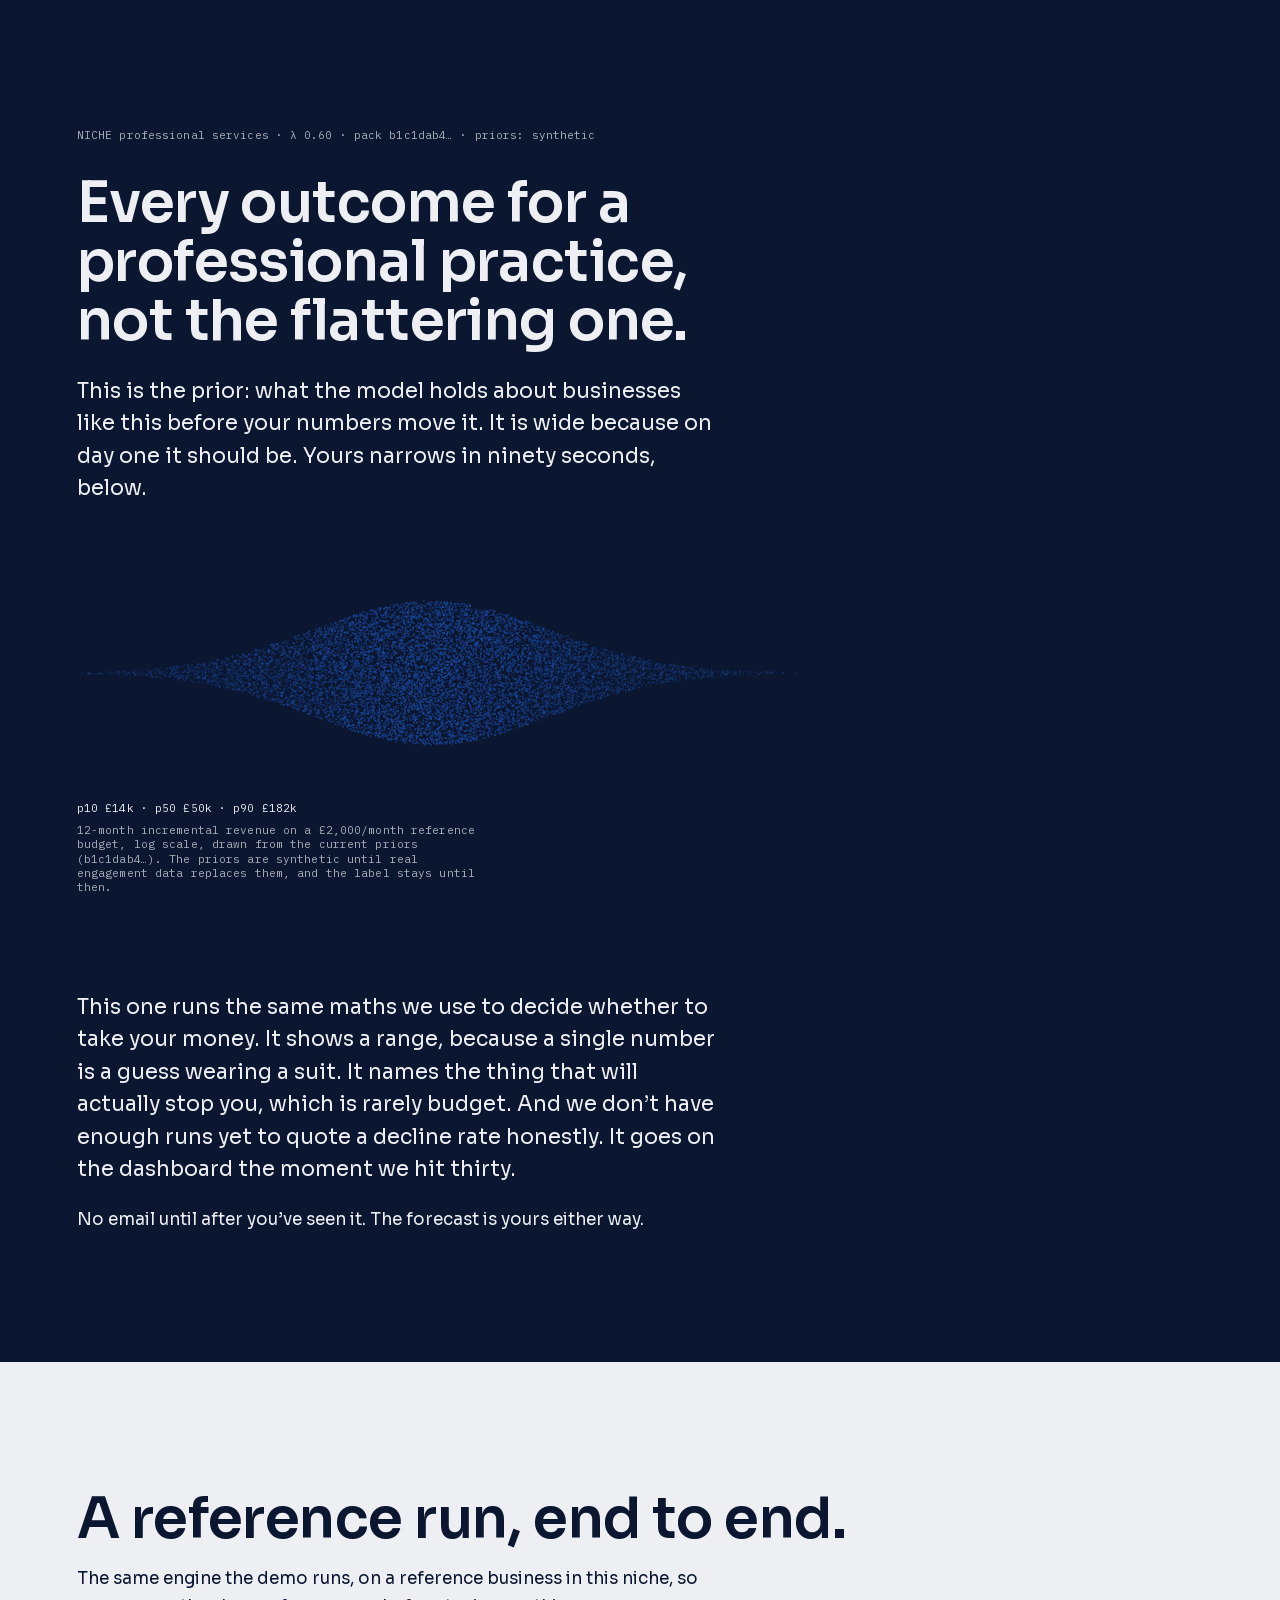
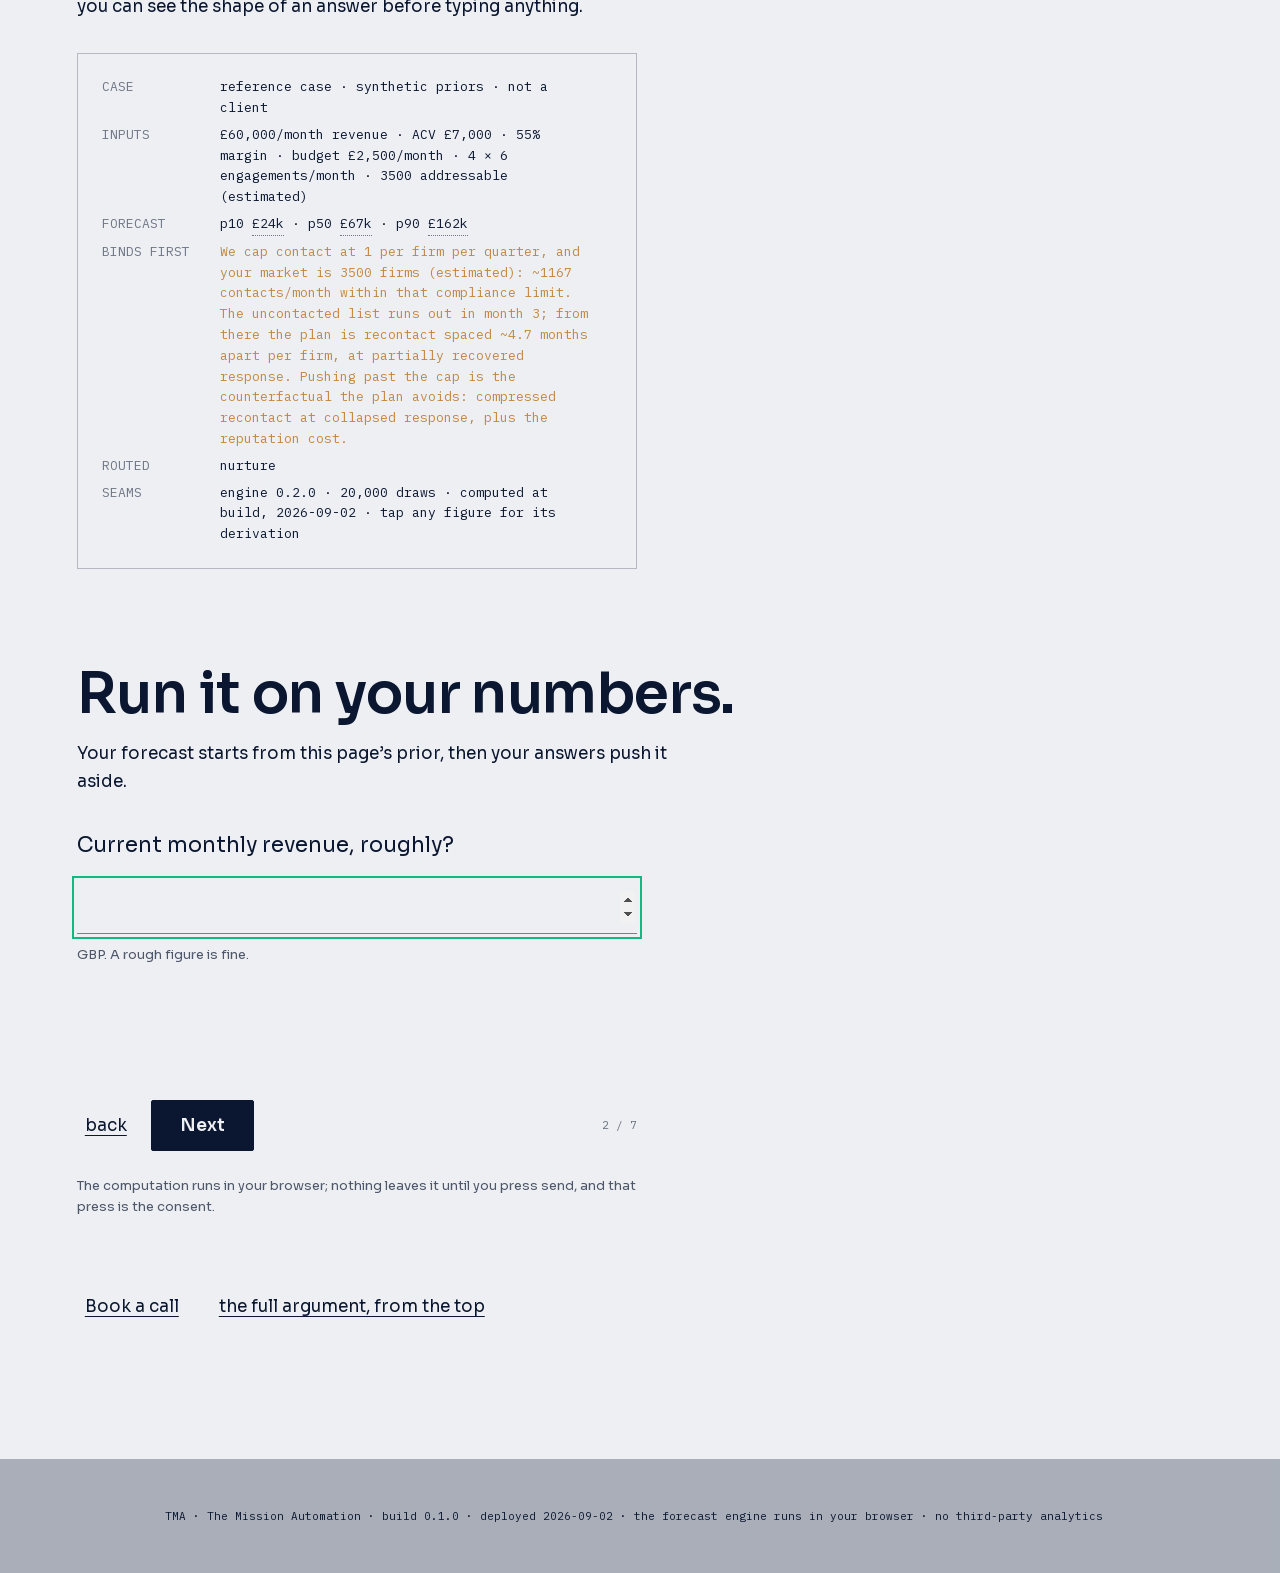
<file: n/professional-services/index.html>
<!DOCTYPE html><!--0Cd71whK7p5HqUxAgKvKW--><html lang="en-GB" class="__variable_bdb7b4 __variable_46fe82"><head><meta charSet="utf-8"/><meta name="viewport" content="width=device-width, initial-scale=1"/><link rel="stylesheet" href="/_next/static/css/10b21f4e5da28012.css" data-precedence="next"/><link rel="preload" as="script" fetchPriority="low" href="/_next/static/chunks/webpack-710f8259e39517b3.js"/><script src="/_next/static/chunks/87c73c54-24122e7b92478d00.js" async=""></script><script src="/_next/static/chunks/18-0d046d36ff029c06.js" async=""></script><script src="/_next/static/chunks/main-app-dcc02c7ad4c61ced.js" async=""></script><script src="/_next/static/chunks/664-6d821dc1aacb6b48.js" async=""></script><script src="/_next/static/chunks/69-f278201ab39dfcd1.js" async=""></script><script src="/_next/static/chunks/app/n/%5Bniche%5D/page-f858836eaf91c264.js" async=""></script><meta name="theme-color" content="#0B1730"/><title>TMA: Professional services</title><meta name="description" content="The current prior for a professional practice: p10 £14k, p50 £50k, p90 £182k incremental over 12 months on a £2,000/month reference budget, and the engine to narrow it to yours, in your browser, no email."/><meta property="og:title" content="TMA: Professional services"/><meta property="og:description" content="The current prior for a professional practice: p10 £14k, p50 £50k, p90 £182k incremental over 12 months on a £2,000/month reference budget, and the engine to narrow it to yours, in your browser, no email."/><meta property="og:image" content="https://sevenfourse01.github.io/og/niche-professional-services.png"/><meta name="twitter:card" content="summary_large_image"/><meta name="twitter:title" content="TMA: Professional services"/><meta name="twitter:description" content="The current prior for a professional practice: p10 £14k, p50 £50k, p90 £182k incremental over 12 months on a £2,000/month reference budget, and the engine to narrow it to yours, in your browser, no email."/><meta name="twitter:image" content="https://sevenfourse01.github.io/og/niche-professional-services.png"/><link rel="icon" href="/icon.svg?1edf593c181e1c40" type="image/svg+xml" sizes="any"/><script>document.documentElement.classList.add('js')</script><script src="/_next/static/chunks/polyfills-42372ed130431b0a.js" noModule=""></script></head><body><div hidden=""><!--$--><!--/$--></div><main><section class="nsection nsection--ink"><p class="data" style="opacity:0.7;margin-bottom:32px">NICHE <!-- -->professional services<!-- --> · λ <!-- -->0.60<!-- --> · pack <!-- -->b1c1dab4<!-- -->… ·<!-- --> <!-- -->priors: synthetic</p><h1 class="display-l" style="max-width:16ch">Every outcome for <!-- -->a professional practice<!-- -->, not the flattering one.</h1><div class="prose" style="margin-top:24px"><p class="lead">This is the prior: what the model holds about businesses like this before your numbers move it. It is wide because on day one it should be. Yours narrows in ninety seconds, below.</p></div><div style="margin-top:48px"><div class="js-only"><div class="cloud-standalone" aria-hidden="true"><canvas></canvas></div><p class="data" style="margin-top:8px">p10 <!-- -->£14k<!-- --> · p50 <!-- -->£50k<!-- --> · p90 <!-- -->£182k</p></div><div class="nojs-only"><figure style="max-width:720px"><svg viewBox="0 0 720 280" role="img" aria-label="probability density of 12-month incremental revenue, log scale" style="width:100%;height:auto;display:block"><path d="M0.0,119.0 L4.5,118.9 L9.0,118.7 L13.5,118.6 L18.0,118.4 L22.5,118.2 L27.0,118.0 L31.5,117.8 L36.0,117.6 L40.5,117.3 L45.0,117.0 L49.5,116.7 L54.0,116.4 L58.5,116.0 L63.0,115.6 L67.5,115.2 L72.0,114.7 L76.5,114.2 L81.0,113.6 L85.5,113.0 L90.0,112.4 L94.5,111.7 L99.0,111.0 L103.5,110.2 L108.0,109.4 L112.5,108.5 L117.0,107.6 L121.5,106.6 L126.0,105.6 L130.5,104.5 L135.0,103.3 L139.5,102.1 L144.0,100.8 L148.5,99.5 L153.0,98.1 L157.5,96.6 L162.0,95.1 L166.5,93.5 L171.0,91.9 L175.5,90.1 L180.0,88.4 L184.5,86.6 L189.0,84.7 L193.5,82.8 L198.0,80.8 L202.5,78.8 L207.0,76.7 L211.5,74.6 L216.0,72.5 L220.5,70.3 L225.0,68.2 L229.5,66.0 L234.0,63.8 L238.5,61.6 L243.0,59.4 L247.5,57.2 L252.0,55.0 L256.5,52.8 L261.0,50.7 L265.5,48.6 L270.0,46.6 L274.5,44.6 L279.0,42.7 L283.5,40.8 L288.0,39.0 L292.5,37.3 L297.0,35.7 L301.5,34.1 L306.0,32.7 L310.5,31.4 L315.0,30.2 L319.5,29.1 L324.0,28.1 L328.5,27.3 L333.0,26.5 L337.5,26.0 L342.0,25.5 L346.5,25.2 L351.0,25.0 L355.5,25.0 L360.0,25.1 L364.5,25.3 L369.0,25.7 L373.5,26.2 L378.0,26.8 L382.5,27.6 L387.0,28.5 L391.5,29.5 L396.0,30.7 L400.5,31.9 L405.0,33.3 L409.5,34.8 L414.0,36.4 L418.5,38.0 L423.0,39.8 L427.5,41.6 L432.0,43.5 L436.5,45.4 L441.0,47.5 L445.5,49.5 L450.0,51.6 L454.5,53.8 L459.0,55.9 L463.5,58.1 L468.0,60.3 L472.5,62.5 L477.0,64.7 L481.5,66.9 L486.0,69.1 L490.5,71.3 L495.0,73.4 L499.5,75.5 L504.0,77.6 L508.5,79.6 L513.0,81.6 L517.5,83.6 L522.0,85.5 L526.5,87.3 L531.0,89.1 L535.5,90.9 L540.0,92.6 L544.5,94.2 L549.0,95.8 L553.5,97.3 L558.0,98.7 L562.5,100.1 L567.0,101.4 L571.5,102.6 L576.0,103.8 L580.5,105.0 L585.0,106.1 L589.5,107.1 L594.0,108.0 L598.5,108.9 L603.0,109.8 L607.5,110.6 L612.0,111.3 L616.5,112.0 L621.0,112.7 L625.5,113.3 L630.0,113.9 L634.5,114.4 L639.0,114.9 L643.5,115.3 L648.0,115.8 L652.5,116.2 L657.0,116.5 L661.5,116.8 L666.0,117.1 L670.5,117.4 L675.0,117.7 L679.5,117.9 L684.0,118.1 L688.5,118.3 L693.0,118.5 L697.5,118.6 L702.0,118.8 L706.5,118.9 L711.0,119.0 L715.5,119.1 L720.0,119.2 L720.0,120.8 L715.5,120.9 L711.0,121.0 L706.5,121.1 L702.0,121.2 L697.5,121.4 L693.0,121.5 L688.5,121.7 L684.0,121.9 L679.5,122.1 L675.0,122.3 L670.5,122.6 L666.0,122.9 L661.5,123.2 L657.0,123.5 L652.5,123.8 L648.0,124.2 L643.5,124.7 L639.0,125.1 L634.5,125.6 L630.0,126.1 L625.5,126.7 L621.0,127.3 L616.5,128.0 L612.0,128.7 L607.5,129.4 L603.0,130.2 L598.5,131.1 L594.0,132.0 L589.5,132.9 L585.0,133.9 L580.5,135.0 L576.0,136.2 L571.5,137.4 L567.0,138.6 L562.5,139.9 L558.0,141.3 L553.5,142.7 L549.0,144.2 L544.5,145.8 L540.0,147.4 L535.5,149.1 L531.0,150.9 L526.5,152.7 L522.0,154.5 L517.5,156.4 L513.0,158.4 L508.5,160.4 L504.0,162.4 L499.5,164.5 L495.0,166.6 L490.5,168.7 L486.0,170.9 L481.5,173.1 L477.0,175.3 L472.5,177.5 L468.0,179.7 L463.5,181.9 L459.0,184.1 L454.5,186.2 L450.0,188.4 L445.5,190.5 L441.0,192.5 L436.5,194.6 L432.0,196.5 L427.5,198.4 L423.0,200.2 L418.5,202.0 L414.0,203.6 L409.5,205.2 L405.0,206.7 L400.5,208.1 L396.0,209.3 L391.5,210.5 L387.0,211.5 L382.5,212.4 L378.0,213.2 L373.5,213.8 L369.0,214.3 L364.5,214.7 L360.0,214.9 L355.5,215.0 L351.0,215.0 L346.5,214.8 L342.0,214.5 L337.5,214.0 L333.0,213.5 L328.5,212.7 L324.0,211.9 L319.5,210.9 L315.0,209.8 L310.5,208.6 L306.0,207.3 L301.5,205.9 L297.0,204.3 L292.5,202.7 L288.0,201.0 L283.5,199.2 L279.0,197.3 L274.5,195.4 L270.0,193.4 L265.5,191.4 L261.0,189.3 L256.5,187.2 L252.0,185.0 L247.5,182.8 L243.0,180.6 L238.5,178.4 L234.0,176.2 L229.5,174.0 L225.0,171.8 L220.5,169.7 L216.0,167.5 L211.5,165.4 L207.0,163.3 L202.5,161.2 L198.0,159.2 L193.5,157.2 L189.0,155.3 L184.5,153.4 L180.0,151.6 L175.5,149.9 L171.0,148.1 L166.5,146.5 L162.0,144.9 L157.5,143.4 L153.0,141.9 L148.5,140.5 L144.0,139.2 L139.5,137.9 L135.0,136.7 L130.5,135.5 L126.0,134.4 L121.5,133.4 L117.0,132.4 L112.5,131.5 L108.0,130.6 L103.5,129.8 L99.0,129.0 L94.5,128.3 L90.0,127.6 L85.5,127.0 L81.0,126.4 L76.5,125.8 L72.0,125.3 L67.5,124.8 L63.0,124.4 L58.5,124.0 L54.0,123.6 L49.5,123.3 L45.0,123.0 L40.5,122.7 L36.0,122.4 L31.5,122.2 L27.0,122.0 L22.5,121.8 L18.0,121.6 L13.5,121.4 L9.0,121.3 L4.5,121.1 L0.0,121.0 Z" fill="#123E8C" opacity="0.55"></path><g><line x1="203.75628456711846" y1="231.6" x2="203.75628456711846" y2="245.6" stroke="currentColor" stroke-width="1" opacity="0.8"></line><text x="203.75628456711846" y="272" text-anchor="middle" font-family="var(--font-mono), monospace" font-size="12" fill="currentColor">p10<!-- --> <!-- -->£14k</text></g><g><line x1="354.5270569841302" y1="231.6" x2="354.5270569841302" y2="245.6" stroke="currentColor" stroke-width="1" opacity="0.8"></line><text x="354.5270569841302" y="272" text-anchor="middle" font-family="var(--font-mono), monospace" font-size="12" fill="currentColor">p50<!-- --> <!-- -->£50k</text></g><g><line x1="505.29782940114194" y1="231.6" x2="505.29782940114194" y2="245.6" stroke="currentColor" stroke-width="1" opacity="0.8"></line><text x="505.29782940114194" y="272" text-anchor="middle" font-family="var(--font-mono), monospace" font-size="12" fill="currentColor">p90<!-- --> <!-- -->£182k</text></g></svg></figure></div><p class="data" style="opacity:0.7;margin-top:8px;max-width:58ch">12-month incremental revenue on a £2,000/month reference budget, log scale, drawn from the current priors (<!-- -->b1c1dab4<!-- -->…). The priors are synthetic until real engagement data replaces them, and the label stays until then.</p></div><div style="margin-top:96px"><div class="prose"><p class="lead">This one runs the same maths we use to decide whether to take your money. It shows a range, because a single number is a guess wearing a suit. It names the thing that will actually stop you, which is rarely budget. And<!-- --> <!-- -->we don’t have enough runs yet to quote a decline rate honestly. It goes on the dashboard the moment we hit thirty.</p><p>No email until after you’ve seen it. The forecast is yours either way.</p></div></div></section><section class="nsection nsection--paper"><h2 class="display-l">A reference run, end to end.</h2><p class="prose" style="margin-top:16px">The same engine the demo runs, on a reference business in this niche, so you can see the shape of an answer before typing anything.</p><div class="datacard" style="margin-top:32px"><table><tbody><tr><th scope="row" class="dim">CASE</th><td class="wrap">reference case · synthetic priors · not a client</td></tr><tr><th scope="row" class="dim">INPUTS</th><td class="wrap">£60,000<!-- -->/month revenue · ACV<!-- --> <!-- -->£7,000<!-- --> · <!-- -->55%<!-- --> margin · budget<!-- --> <!-- -->£2,500<!-- -->/month · <!-- -->4<!-- --> ×<!-- --> <!-- -->6<!-- --> <!-- -->engagement<!-- -->s/month ·<!-- --> <!-- -->3500<!-- --> addressable (<!-- -->estimated<!-- -->)</td></tr><tr><th scope="row" class="dim">FORECAST</th><td>p10<!-- --> <button type="button" class="prov num" aria-haspopup="dialog">£24k<span class="visually-hidden">: open where this number comes from</span></button> <!-- -->· p50<!-- --> <button type="button" class="prov num" aria-haspopup="dialog">£67k<span class="visually-hidden">: open where this number comes from</span></button> <!-- -->· p90<!-- --> <button type="button" class="prov num" aria-haspopup="dialog">£162k<span class="visually-hidden">: open where this number comes from</span></button></td></tr><tr><th scope="row" class="dim">BINDS FIRST</th><td class="wrap limit">We cap contact at 1 per firm per quarter, and your market is 3500 firms (estimated): ~1167 contacts/month within that compliance limit. The uncontacted list runs out in month 3; from there the plan is recontact spaced ~4.7 months apart per firm, at partially recovered response. Pushing past the cap is the counterfactual the plan avoids: compressed recontact at collapsed response, plus the reputation cost.</td></tr><tr><th scope="row" class="dim">ROUTED</th><td>nurture</td></tr><tr><th scope="row" class="dim">SEAMS</th><td class="wrap">engine <!-- -->0.2.0<!-- --> · <!-- -->20,000<!-- --> draws · computed at build, <!-- -->2026-09-02<!-- --> · tap any figure for its derivation</td></tr></tbody></table></div><div style="margin-top:96px"><h2 class="display-l">Run it on your numbers.</h2><p class="prose" style="margin-top:16px">Your forecast starts from this page’s prior, then your answers push it aside.</p><div class="js-only" style="margin-top:32px"><div class="demo" id="demo-root" tabindex="-1"><p class="visually-hidden" role="status" aria-live="polite"></p><form><div class="demo__step"><label><span class="demo__label">Current monthly revenue, roughly?</span><input type="number" inputMode="numeric" min="0" autofocus="" required="" aria-label="current monthly revenue, in pounds" value=""/><p class="demo__hint">GBP. A rough figure is fine.</p></label></div><div class="demo__nav"><button type="button" class="btn btn--quiet">back</button><button type="submit" class="btn">Next</button><span class="demo__progress">2<!-- --> / <!-- -->7</span></div></form><p class="demo__hint" style="margin-top:24px">The computation runs in your browser; nothing leaves it until you press send, and that press is the consent.</p></div></div><noscript><p>The forecast is computed in your browser and needs JavaScript.</p></noscript></div><div class="actions" style="margin-top:64px"><a class="btn btn--quiet" href="mailto:hello@themissionautomation.com?subject=Book%20a%20call" rel="noopener">Book a call</a><a class="btn btn--quiet" href="/">the full argument, from the top</a></div></section></main><footer><p>TMA · The Mission Automation · build <!-- -->0.1.0<!-- --> · deployed <!-- -->2026-09-02<!-- --> · the forecast engine runs in your browser · no third-party analytics</p></footer><!--$--><!--/$--><script src="/_next/static/chunks/webpack-710f8259e39517b3.js" id="_R_" async=""></script><script>(self.__next_f=self.__next_f||[]).push([0])</script><script>self.__next_f.push([1,"1:\"$Sreact.fragment\"\n2:I[5341,[],\"\"]\n3:I[25,[],\"\"]\n5:I[5104,[],\"OutletBoundary\"]\n7:I[7158,[],\"AsyncMetadataOutlet\"]\n9:I[5104,[],\"ViewportBoundary\"]\nb:I[5104,[],\"MetadataBoundary\"]\nc:\"$Sreact.suspense\"\ne:I[4431,[],\"\"]\n:HL[\"/_next/static/css/10b21f4e5da28012.css\",\"style\"]\n"])</script><script>self.__next_f.push([1,"0:{\"P\":null,\"b\":\"0Cd71whK7p5HqUxAgKvKW\",\"p\":\"\",\"c\":[\"\",\"n\",\"professional-services\",\"\"],\"i\":false,\"f\":[[[\"\",{\"children\":[\"n\",{\"children\":[[\"niche\",\"professional-services\",\"d\"],{\"children\":[\"__PAGE__\",{}]}]}]},\"$undefined\",\"$undefined\",true],[\"\",[\"$\",\"$1\",\"c\",{\"children\":[[[\"$\",\"link\",\"0\",{\"rel\":\"stylesheet\",\"href\":\"/_next/static/css/10b21f4e5da28012.css\",\"precedence\":\"next\",\"crossOrigin\":\"$undefined\",\"nonce\":\"$undefined\"}]],[\"$\",\"html\",null,{\"lang\":\"en-GB\",\"className\":\"__variable_bdb7b4 __variable_46fe82\",\"children\":[[\"$\",\"head\",null,{\"children\":[\"$\",\"script\",null,{\"dangerouslySetInnerHTML\":{\"__html\":\"document.documentElement.classList.add('js')\"}}]}],[\"$\",\"body\",null,{\"children\":[\"$\",\"$L2\",null,{\"parallelRouterKey\":\"children\",\"error\":\"$undefined\",\"errorStyles\":\"$undefined\",\"errorScripts\":\"$undefined\",\"template\":[\"$\",\"$L3\",null,{}],\"templateStyles\":\"$undefined\",\"templateScripts\":\"$undefined\",\"notFound\":[[[\"$\",\"title\",null,{\"children\":\"404: This page could not be found.\"}],[\"$\",\"div\",null,{\"style\":{\"fontFamily\":\"system-ui,\\\"Segoe UI\\\",Roboto,Helvetica,Arial,sans-serif,\\\"Apple Color Emoji\\\",\\\"Segoe UI Emoji\\\"\",\"height\":\"100vh\",\"textAlign\":\"center\",\"display\":\"flex\",\"flexDirection\":\"column\",\"alignItems\":\"center\",\"justifyContent\":\"center\"},\"children\":[\"$\",\"div\",null,{\"children\":[[\"$\",\"style\",null,{\"dangerouslySetInnerHTML\":{\"__html\":\"body{color:#000;background:#fff;margin:0}.next-error-h1{border-right:1px solid rgba(0,0,0,.3)}@media (prefers-color-scheme:dark){body{color:#fff;background:#000}.next-error-h1{border-right:1px solid rgba(255,255,255,.3)}}\"}}],[\"$\",\"h1\",null,{\"className\":\"next-error-h1\",\"style\":{\"display\":\"inline-block\",\"margin\":\"0 20px 0 0\",\"padding\":\"0 23px 0 0\",\"fontSize\":24,\"fontWeight\":500,\"verticalAlign\":\"top\",\"lineHeight\":\"49px\"},\"children\":404}],[\"$\",\"div\",null,{\"style\":{\"display\":\"inline-block\"},\"children\":[\"$\",\"h2\",null,{\"style\":{\"fontSize\":14,\"fontWeight\":400,\"lineHeight\":\"49px\",\"margin\":0},\"children\":\"This page could not be found.\"}]}]]}]}]],[]],\"forbidden\":\"$undefined\",\"unauthorized\":\"$undefined\"}]}]]}]]}],{\"children\":[\"n\",[\"$\",\"$1\",\"c\",{\"children\":[null,[\"$\",\"$L2\",null,{\"parallelRouterKey\":\"children\",\"error\":\"$undefined\",\"errorStyles\":\"$undefined\",\"errorScripts\":\"$undefined\",\"template\":[\"$\",\"$L3\",null,{}],\"templateStyles\":\"$undefined\",\"templateScripts\":\"$undefined\",\"notFound\":\"$undefined\",\"forbidden\":\"$undefined\",\"unauthorized\":\"$undefined\"}]]}],{\"children\":[[\"niche\",\"professional-services\",\"d\"],[\"$\",\"$1\",\"c\",{\"children\":[null,[\"$\",\"$L2\",null,{\"parallelRouterKey\":\"children\",\"error\":\"$undefined\",\"errorStyles\":\"$undefined\",\"errorScripts\":\"$undefined\",\"template\":[\"$\",\"$L3\",null,{}],\"templateStyles\":\"$undefined\",\"templateScripts\":\"$undefined\",\"notFound\":\"$undefined\",\"forbidden\":\"$undefined\",\"unauthorized\":\"$undefined\"}]]}],{\"children\":[\"__PAGE__\",[\"$\",\"$1\",\"c\",{\"children\":[\"$L4\",null,[\"$\",\"$L5\",null,{\"children\":[\"$L6\",[\"$\",\"$L7\",null,{\"promise\":\"$@8\"}]]}]]}],{},null,false]},null,false]},null,false]},null,false],[\"$\",\"$1\",\"h\",{\"children\":[null,[[\"$\",\"$L9\",null,{\"children\":\"$La\"}],null],[\"$\",\"$Lb\",null,{\"children\":[\"$\",\"div\",null,{\"hidden\":true,\"children\":[\"$\",\"$c\",null,{\"fallback\":null,\"children\":\"$Ld\"}]}]}]]}],false]],\"m\":\"$undefined\",\"G\":[\"$e\",[]],\"s\":false,\"S\":true}\n"])</script><script>self.__next_f.push([1,"f:I[8087,[\"664\",\"static/chunks/664-6d821dc1aacb6b48.js\",\"69\",\"static/chunks/69-f278201ab39dfcd1.js\",\"681\",\"static/chunks/app/n/%5Bniche%5D/page-f858836eaf91c264.js\"],\"default\"]\n10:Tfcb,"])</script><script>self.__next_f.push([1,"M0.0,119.0 L4.5,118.9 L9.0,118.7 L13.5,118.6 L18.0,118.4 L22.5,118.2 L27.0,118.0 L31.5,117.8 L36.0,117.6 L40.5,117.3 L45.0,117.0 L49.5,116.7 L54.0,116.4 L58.5,116.0 L63.0,115.6 L67.5,115.2 L72.0,114.7 L76.5,114.2 L81.0,113.6 L85.5,113.0 L90.0,112.4 L94.5,111.7 L99.0,111.0 L103.5,110.2 L108.0,109.4 L112.5,108.5 L117.0,107.6 L121.5,106.6 L126.0,105.6 L130.5,104.5 L135.0,103.3 L139.5,102.1 L144.0,100.8 L148.5,99.5 L153.0,98.1 L157.5,96.6 L162.0,95.1 L166.5,93.5 L171.0,91.9 L175.5,90.1 L180.0,88.4 L184.5,86.6 L189.0,84.7 L193.5,82.8 L198.0,80.8 L202.5,78.8 L207.0,76.7 L211.5,74.6 L216.0,72.5 L220.5,70.3 L225.0,68.2 L229.5,66.0 L234.0,63.8 L238.5,61.6 L243.0,59.4 L247.5,57.2 L252.0,55.0 L256.5,52.8 L261.0,50.7 L265.5,48.6 L270.0,46.6 L274.5,44.6 L279.0,42.7 L283.5,40.8 L288.0,39.0 L292.5,37.3 L297.0,35.7 L301.5,34.1 L306.0,32.7 L310.5,31.4 L315.0,30.2 L319.5,29.1 L324.0,28.1 L328.5,27.3 L333.0,26.5 L337.5,26.0 L342.0,25.5 L346.5,25.2 L351.0,25.0 L355.5,25.0 L360.0,25.1 L364.5,25.3 L369.0,25.7 L373.5,26.2 L378.0,26.8 L382.5,27.6 L387.0,28.5 L391.5,29.5 L396.0,30.7 L400.5,31.9 L405.0,33.3 L409.5,34.8 L414.0,36.4 L418.5,38.0 L423.0,39.8 L427.5,41.6 L432.0,43.5 L436.5,45.4 L441.0,47.5 L445.5,49.5 L450.0,51.6 L454.5,53.8 L459.0,55.9 L463.5,58.1 L468.0,60.3 L472.5,62.5 L477.0,64.7 L481.5,66.9 L486.0,69.1 L490.5,71.3 L495.0,73.4 L499.5,75.5 L504.0,77.6 L508.5,79.6 L513.0,81.6 L517.5,83.6 L522.0,85.5 L526.5,87.3 L531.0,89.1 L535.5,90.9 L540.0,92.6 L544.5,94.2 L549.0,95.8 L553.5,97.3 L558.0,98.7 L562.5,100.1 L567.0,101.4 L571.5,102.6 L576.0,103.8 L580.5,105.0 L585.0,106.1 L589.5,107.1 L594.0,108.0 L598.5,108.9 L603.0,109.8 L607.5,110.6 L612.0,111.3 L616.5,112.0 L621.0,112.7 L625.5,113.3 L630.0,113.9 L634.5,114.4 L639.0,114.9 L643.5,115.3 L648.0,115.8 L652.5,116.2 L657.0,116.5 L661.5,116.8 L666.0,117.1 L670.5,117.4 L675.0,117.7 L679.5,117.9 L684.0,118.1 L688.5,118.3 L693.0,118.5 L697.5,118.6 L702.0,118.8 L706.5,118.9 L711.0,119.0 L715.5,119.1 L720.0,119.2 L720.0,120.8 L715.5,120.9 L711.0,121.0 L706.5,121.1 L702.0,121.2 L697.5,121.4 L693.0,121.5 L688.5,121.7 L684.0,121.9 L679.5,122.1 L675.0,122.3 L670.5,122.6 L666.0,122.9 L661.5,123.2 L657.0,123.5 L652.5,123.8 L648.0,124.2 L643.5,124.7 L639.0,125.1 L634.5,125.6 L630.0,126.1 L625.5,126.7 L621.0,127.3 L616.5,128.0 L612.0,128.7 L607.5,129.4 L603.0,130.2 L598.5,131.1 L594.0,132.0 L589.5,132.9 L585.0,133.9 L580.5,135.0 L576.0,136.2 L571.5,137.4 L567.0,138.6 L562.5,139.9 L558.0,141.3 L553.5,142.7 L549.0,144.2 L544.5,145.8 L540.0,147.4 L535.5,149.1 L531.0,150.9 L526.5,152.7 L522.0,154.5 L517.5,156.4 L513.0,158.4 L508.5,160.4 L504.0,162.4 L499.5,164.5 L495.0,166.6 L490.5,168.7 L486.0,170.9 L481.5,173.1 L477.0,175.3 L472.5,177.5 L468.0,179.7 L463.5,181.9 L459.0,184.1 L454.5,186.2 L450.0,188.4 L445.5,190.5 L441.0,192.5 L436.5,194.6 L432.0,196.5 L427.5,198.4 L423.0,200.2 L418.5,202.0 L414.0,203.6 L409.5,205.2 L405.0,206.7 L400.5,208.1 L396.0,209.3 L391.5,210.5 L387.0,211.5 L382.5,212.4 L378.0,213.2 L373.5,213.8 L369.0,214.3 L364.5,214.7 L360.0,214.9 L355.5,215.0 L351.0,215.0 L346.5,214.8 L342.0,214.5 L337.5,214.0 L333.0,213.5 L328.5,212.7 L324.0,211.9 L319.5,210.9 L315.0,209.8 L310.5,208.6 L306.0,207.3 L301.5,205.9 L297.0,204.3 L292.5,202.7 L288.0,201.0 L283.5,199.2 L279.0,197.3 L274.5,195.4 L270.0,193.4 L265.5,191.4 L261.0,189.3 L256.5,187.2 L252.0,185.0 L247.5,182.8 L243.0,180.6 L238.5,178.4 L234.0,176.2 L229.5,174.0 L225.0,171.8 L220.5,169.7 L216.0,167.5 L211.5,165.4 L207.0,163.3 L202.5,161.2 L198.0,159.2 L193.5,157.2 L189.0,155.3 L184.5,153.4 L180.0,151.6 L175.5,149.9 L171.0,148.1 L166.5,146.5 L162.0,144.9 L157.5,143.4 L153.0,141.9 L148.5,140.5 L144.0,139.2 L139.5,137.9 L135.0,136.7 L130.5,135.5 L126.0,134.4 L121.5,133.4 L117.0,132.4 L112.5,131.5 L108.0,130.6 L103.5,129.8 L99.0,129.0 L94.5,128.3 L90.0,127.6 L85.5,127.0 L81.0,126.4 L76.5,125.8 L72.0,125.3 L67.5,124.8 L63.0,124.4 L58.5,124.0 L54.0,123.6 L49.5,123.3 L45.0,123.0 L40.5,122.7 L36.0,122.4 L31.5,122.2 L27.0,122.0 L22.5,121.8 L18.0,121.6 L13.5,121.4 L9.0,121.3 L4.5,121.1 L0.0,121.0 Z"])</script><script>self.__next_f.push([1,"4:[[\"$\",\"main\",null,{\"children\":[[\"$\",\"section\",null,{\"className\":\"nsection nsection--ink\",\"children\":[[\"$\",\"p\",null,{\"className\":\"data\",\"style\":{\"opacity\":0.7,\"marginBottom\":32},\"children\":[\"NICHE \",\"professional services\",\" · λ \",\"0.60\",\" · pack \",\"b1c1dab4\",\"… ·\",\" \",\"priors: synthetic\"]}],[\"$\",\"h1\",null,{\"className\":\"display-l\",\"style\":{\"maxWidth\":\"16ch\"},\"children\":[\"Every outcome for \",\"a professional practice\",\", not the flattering one.\"]}],[\"$\",\"div\",null,{\"className\":\"prose\",\"style\":{\"marginTop\":24},\"children\":[\"$\",\"p\",null,{\"className\":\"lead\",\"children\":\"This is the prior: what the model holds about businesses like this before your numbers move it. It is wide because on day one it should be. Yours narrows in ninety seconds, below.\"}]}],[\"$\",\"div\",null,{\"style\":{\"marginTop\":48},\"children\":[[\"$\",\"div\",null,{\"className\":\"js-only\",\"children\":[[\"$\",\"$Lf\",null,{\"fixed\":{\"theta\":{\"mu\":10.82774645405946,\"sigma\":1},\"lambda\":0.6,\"domain\":{\"lnMin\":7.814266469694353,\"lnMax\":13.934266469694354}}}],[\"$\",\"p\",null,{\"className\":\"data\",\"style\":{\"marginTop\":8},\"children\":[\"p10 \",\"£14k\",\" · p50 \",\"£50k\",\" · p90 \",\"£182k\"]}]]}],[\"$\",\"div\",null,{\"className\":\"nojs-only\",\"children\":[\"$\",\"figure\",null,{\"style\":{\"maxWidth\":720},\"children\":[\"$\",\"svg\",null,{\"viewBox\":\"0 0 720 280\",\"role\":\"img\",\"aria-label\":\"probability density of 12-month incremental revenue, log scale\",\"style\":{\"width\":\"100%\",\"height\":\"auto\",\"display\":\"block\"},\"children\":[[\"$\",\"path\",null,{\"d\":\"$10\",\"fill\":\"#123E8C\",\"opacity\":\"0.55\"}],[\"$L11\",\"$L12\",\"$L13\"]]}]}]}],\"$L14\"]}],\"$L15\"]}],\"$L16\"]}],\"$L17\",\"$L18\"]\n"])</script><script>self.__next_f.push([1,"19:I[237,[\"664\",\"static/chunks/664-6d821dc1aacb6b48.js\",\"69\",\"static/chunks/69-f278201ab39dfcd1.js\",\"681\",\"static/chunks/app/n/%5Bniche%5D/page-f858836eaf91c264.js\"],\"ProvFigure\"]\n21:I[237,[\"664\",\"static/chunks/664-6d821dc1aacb6b48.js\",\"69\",\"static/chunks/69-f278201ab39dfcd1.js\",\"681\",\"static/chunks/app/n/%5Bniche%5D/page-f858836eaf91c264.js\"],\"ProvSheet\"]\n11:[\"$\",\"g\",\"p10\",{\"children\":[[\"$\",\"line\",null,{\"x1\":203.75628456711846,\"y1\":231.6,\"x2\":203.75628456711846,\"y2\":245.6,\"stroke\":\"currentColor\",\"strokeWidth\":\"1\",\"opacity\":\"0.8\"}],[\"$\",\"text\",null,{\"x\":203.75628456711846,\"y\":272,\"textAnchor\":\"middle\",\"fontFamily\":\"var(--font-mono), monospace\",\"fontSize\":\"12\",\"fill\":\"currentColor\",\"children\":[\"p10\",\" \",\"£14k\"]}]]}]\n12:[\"$\",\"g\",\"p50\",{\"children\":[[\"$\",\"line\",null,{\"x1\":354.5270569841302,\"y1\":231.6,\"x2\":354.5270569841302,\"y2\":245.6,\"stroke\":\"currentColor\",\"strokeWidth\":\"1\",\"opacity\":\"0.8\"}],[\"$\",\"text\",null,{\"x\":354.5270569841302,\"y\":272,\"textAnchor\":\"middle\",\"fontFamily\":\"var(--font-mono), monospace\",\"fontSize\":\"12\",\"fill\":\"currentColor\",\"children\":[\"p50\",\" \",\"£50k\"]}]]}]\n13:[\"$\",\"g\",\"p90\",{\"children\":[[\"$\",\"line\",null,{\"x1\":505.29782940114194,\"y1\":231.6,\"x2\":505.29782940114194,\"y2\":245.6,\"stroke\":\"currentColor\",\"strokeWidth\":\"1\",\"opacity\":\"0.8\"}],[\"$\",\"text\",null,{\"x\":505.29782940114194,\"y\":272,\"textAnchor\":\"middle\",\"fontFamily\":\"var(--font-mono), monospace\",\"fontSize\":\"12\",\"fill\":\"currentColor\",\"children\":[\"p90\",\" \",\"£182k\"]}]]}]\n14:[\"$\",\"p\",null,{\"className\":\"data\",\"style\":{\"opacity\":0.7,\"marginTop\":8,\"maxWidth\":\"58ch\"},\"children\":[\"12-month incremental revenue on a £2,000/month reference budget, log scale, drawn from the current priors (\",\"b1c1dab4\",\"…). The priors are synthetic until real engagement data replaces them, and the label stays until then.\"]}]\n15:[\"$\",\"div\",null,{\"style\":{\"marginTop\":96},\"children\":[\"$\",\"div\",null,{\"className\":\"prose\",\"children\":[false,[\"$\",\"p\",null,{\"className\":\"lead\",\"children\":[\"This one runs the same maths we use to decide whether to take your money. It shows a range, bec"])</script><script>self.__next_f.push([1,"ause a single number is a guess wearing a suit. It names the thing that will actually stop you, which is rarely budget. And\",\" \",\"we don’t have enough runs yet to quote a decline rate honestly. It goes on the dashboard the moment we hit thirty.\"]}],[\"$\",\"p\",null,{\"children\":\"No email until after you’ve seen it. The forecast is yours either way.\"}]]}]}]\n"])</script><script>self.__next_f.push([1,"16:[\"$\",\"section\",null,{\"className\":\"nsection nsection--paper\",\"children\":[[\"$\",\"h2\",null,{\"className\":\"display-l\",\"children\":\"A reference run, end to end.\"}],[\"$\",\"p\",null,{\"className\":\"prose\",\"style\":{\"marginTop\":16},\"children\":\"The same engine the demo runs, on a reference business in this niche, so you can see the shape of an answer before typing anything.\"}],[\"$\",\"div\",null,{\"className\":\"datacard\",\"style\":{\"marginTop\":32},\"children\":[\"$\",\"table\",null,{\"children\":[\"$\",\"tbody\",null,{\"children\":[[\"$\",\"tr\",null,{\"children\":[[\"$\",\"th\",null,{\"scope\":\"row\",\"className\":\"dim\",\"children\":\"CASE\"}],[\"$\",\"td\",null,{\"className\":\"wrap\",\"children\":\"reference case · synthetic priors · not a client\"}]]}],[\"$\",\"tr\",null,{\"children\":[[\"$\",\"th\",null,{\"scope\":\"row\",\"className\":\"dim\",\"children\":\"INPUTS\"}],[\"$\",\"td\",null,{\"className\":\"wrap\",\"children\":[\"£60,000\",\"/month revenue · ACV\",\" \",\"£7,000\",\" · \",\"55%\",\" margin · budget\",\" \",\"£2,500\",\"/month · \",4,\" ×\",\" \",6,\" \",\"engagement\",\"s/month ·\",\" \",3500,\" addressable (\",\"estimated\",\")\"]}]]}],[\"$\",\"tr\",null,{\"children\":[[\"$\",\"th\",null,{\"scope\":\"row\",\"className\":\"dim\",\"children\":\"FORECAST\"}],[\"$\",\"td\",null,{\"children\":[\"p10\",\" \",[\"$\",\"$L19\",null,{\"label\":\"p10 · 12-month incremental revenue\",\"figure\":{\"value\":67355.76101311357,\"interval\":{\"p10\":24201.832885209784,\"p50\":67355.76101311357,\"p90\":162433.13465678028},\"unit\":\"GBP\",\"inputs\":[{\"id\":\"grossMargin\",\"label\":\"gross margin\",\"valueStated\":0.55,\"valueUsed\":0.49500000000000005,\"correctionApplied\":\"self-report correction ×0.9, folded in as 15 pseudo-trials\"},{\"id\":\"acv\",\"label\":\"average deal value\",\"valueStated\":7000,\"valueUsed\":7000,\"correctionApplied\":\"folded into the niche deal-value posterior as 3 weak observations\"},{\"id\":\"budget\",\"label\":\"monthly budget\",\"valueUsed\":2500},{\"id\":\"currentMonthlyRevenue\",\"label\":\"current monthly revenue\",\"valueUsed\":60000},{\"id\":\"horizon\",\"label\":\"horizon (months)\",\"valueUsed\":12},{\"id\":\"servers\",\"label\":\"delivery capacity (engagement servers)\",\"valueUsed\":4},{\"id\":\"serviceRatePerServerPerMonth\",\"label\":\"service rate per server per month\",\"valueUsed\":6},{\"id\":\"existingMonthlyLoad\",\"label\":\"existing book load (engagement/month)\",\"valueUsed\":8.6,\"correctionApplied\":\"derived from currentMonthlyRevenue ÷ acv — not stated by the client\"},{\"id\":\"addressableCount\",\"label\":\"addressable market (estimated)\",\"valueUsed\":3500}],\"priors\":[{\"id\":\"theta_positive\",\"level\":\"global\",\"family\":\"beta\",\"pseudoCount\":45,\"shrinkage\":1,\"source\":\"synthetic\",\"packVersion\":\"synthetic-2026.08.30-1\"},{\"id\":\"theta_book\",\"level\":\"global\",\"family\":\"beta\",\"pseudoCount\":32,\"shrinkage\":1,\"source\":\"synthetic\",\"packVersion\":\"synthetic-2026.08.30-1\"},{\"id\":\"theta_show\",\"level\":\"global\",\"family\":\"beta\",\"pseudoCount\":50,\"shrinkage\":1,\"source\":\"synthetic\",\"packVersion\":\"synthetic-2026.08.30-1\"},{\"id\":\"theta_close\",\"level\":\"niche\",\"family\":\"beta\",\"pseudoCount\":50,\"shrinkage\":1,\"source\":\"synthetic\",\"packVersion\":\"synthetic-2026.08.30-1\"},{\"id\":\"gross_margin\",\"level\":\"firm\",\"family\":\"beta\",\"pseudoCount\":35,\"shrinkage\":0.7,\"source\":\"synthetic\",\"packVersion\":\"synthetic-2026.08.30-1\"},{\"id\":\"churn_hazard\",\"level\":\"global\",\"family\":\"beta\",\"pseudoCount\":60,\"shrinkage\":1,\"source\":\"synthetic\",\"packVersion\":\"synthetic-2026.08.30-1\"},{\"id\":\"deal_value\",\"level\":\"niche\",\"family\":\"lognormal\",\"pseudoCount\":8,\"shrinkage\":1,\"source\":\"synthetic\",\"packVersion\":\"synthetic-2026.08.30-1\"},{\"id\":\"theta_reply:cold-email\",\"level\":\"global\",\"family\":\"beta\",\"pseudoCount\":1246,\"shrinkage\":1,\"source\":\"synthetic\",\"packVersion\":\"synthetic-2026.08.30-1\"},{\"id\":\"p_infra:cold-email\",\"level\":\"global\",\"family\":\"beta\",\"pseudoCount\":200,\"shrinkage\":1,\"source\":\"synthetic\",\"packVersion\":\"synthetic-2026.08.30-1\"},{\"id\":\"p_reputation:cold-email\",\"level\":\"global\",\"family\":\"beta\",\"pseudoCount\":80,\"shrinkage\":1,\"source\":\"synthetic\",\"packVersion\":\"synthetic-2026.08.30-1\"},{\"id\":\"p_content:cold-email\",\"level\":\"global\",\"family\":\"beta\",\"pseudoCount\":60,\"shrinkage\":1,\"source\":\"synthetic\",\"packVersion\":\"synthetic-2026.08.30-1\"},{\"id\":\"theta_reply:linkedin\",\"level\":\"global\",\"family\":\"beta\",\"pseudoCount\":700,\"shrinkage\":1,\"source\":\"synthetic\",\"packVersion\":\"synthetic-2026.08.30-1\"},{\"id\":\"p_infra:linkedin\",\"level\":\"global\",\"family\":\"beta\",\"pseudoCount\":200,\"shrinkage\":1,\"source\":\"synthetic\",\"packVersion\":\"synthetic-2026.08.30-1\"},{\"id\":\"p_reputation:linkedin\",\"level\":\"global\",\"family\":\"beta\",\"pseudoCount\":80,\"shrinkage\":1,\"source\":\"synthetic\",\"packVersion\":\"synthetic-2026.08.30-1\"},{\"id\":\"p_content:linkedin\",\"level\":\"global\",\"family\":\"beta\",\"pseudoCount\":60,\"shrinkage\":1,\"source\":\"synthetic\",\"packVersion\":\"synthetic-2026.08.30-1\"},{\"id\":\"theta_reply:cold-calling\",\"level\":\"global\",\"family\":\"beta\",\"pseudoCount\":300,\"shrinkage\":1,\"source\":\"synthetic\",\"packVersion\":\"synthetic-2026.08.30-1\"},{\"id\":\"p_infra:cold-calling\",\"level\":\"global\",\"family\":\"beta\",\"pseudoCount\":200,\"shrinkage\":1,\"source\":\"synthetic\",\"packVersion\":\"synthetic-2026.08.30-1\"},{\"id\":\"p_reputation:cold-calling\",\"level\":\"global\",\"family\":\"beta\",\"pseudoCount\":80,\"shrinkage\":1,\"source\":\"synthetic\",\"packVersion\":\"synthetic-2026.08.30-1\"},{\"id\":\"p_content:cold-calling\",\"level\":\"global\",\"family\":\"beta\",\"pseudoCount\":60,\"shrinkage\":1,\"source\":\"synthetic\",\"packVersion\":\"synthetic-2026.08.30-1\"},{\"id\":\"theta_reply:paid-search\",\"level\":\"global\",\"family\":\"beta\",\"pseudoCount\":250,\"shrinkage\":1,\"source\":\"synthetic\",\"packVersion\":\"synthetic-2026.08.30-1\"},{\"id\":\"p_infra:paid-search\",\"level\":\"global\",\"family\":\"beta\",\"pseudoCount\":200,\"shrinkage\":1,\"source\":\"synthetic\",\"packVersion\":\"synthetic-2026.08.30-1\"},{\"id\":\"p_reputation:paid-search\",\"level\":\"global\",\"family\":\"beta\",\"pseudoCount\":80,\"shrinkage\":1,\"source\":\"synthetic\",\"packVersion\":\"synthetic-2026.08.30-1\"},{\"id\":\"p_content:paid-search\",\"level\":\"global\",\"family\":\"beta\",\"pseudoCount\":60,\"shrinkage\":1,\"source\":\"synthetic\",\"packVersion\":\"synthetic-2026.08.30-1\"},{\"id\":\"theta_reply:paid-social\",\"level\":\"global\",\"family\":\"beta\",\"pseudoCount\":400,\"shrinkage\":1,\"source\":\"synthetic\",\"packVersion\":\"synthetic-2026.08.30-1\"},{\"id\":\"p_infra:paid-social\",\"level\":\"global\",\"family\":\"beta\",\"pseudoCount\":200,\"shrinkage\":1,\"source\":\"synthetic\",\"packVersion\":\"synthetic-2026.08.30-1\"},{\"id\":\"p_reputation:paid-social\",\"level\":\"global\",\"family\":\"beta\",\"pseudoCount\":80,\"shrinkage\":1,\"source\":\"synthetic\",\"packVersion\":\"synthetic-2026.08.30-1\"},{\"id\":\"p_content:paid-social\",\"level\":\"global\",\"family\":\"beta\",\"pseudoCount\":60,\"shrinkage\":1,\"source\":\"synthetic\",\"packVersion\":\"synthetic-2026.08.30-1\"},{\"id\":\"theta_reply:content-seo\",\"level\":\"global\",\"family\":\"beta\",\"pseudoCount\":300,\"shrinkage\":1,\"source\":\"synthetic\",\"packVersion\":\"synthetic-2026.08.30-1\"},{\"id\":\"p_infra:content-seo\",\"level\":\"global\",\"family\":\"beta\",\"pseudoCount\":200,\"shrinkage\":1,\"source\":\"synthetic\",\"packVersion\":\"synthetic-2026.08.30-1\"},{\"id\":\"p_reputation:content-seo\",\"level\":\"global\",\"family\":\"beta\",\"pseudoCount\":80,\"shrinkage\":1,\"source\":\"synthetic\",\"packVersion\":\"synthetic-2026.08.30-1\"},{\"id\":\"p_content:content-seo\",\"level\":\"global\",\"family\":\"beta\",\"pseudoCount\":60,\"shrinkage\":1,\"source\":\"synthetic\",\"packVersion\":\"synthetic-2026.08.30-1\"},{\"id\":\"theta_reply:referral\",\"level\":\"global\",\"family\":\"beta\",\"pseudoCount\":60,\"shrinkage\":1,\"source\":\"synthetic\",\"packVersion\":\"synthetic-2026.08.30-1\"},{\"id\":\"p_infra:referral\",\"level\":\"global\",\"family\":\"beta\",\"pseudoCount\":200,\"shrinkage\":1,\"source\":\"synthetic\",\"packVersion\":\"synthetic-2026.08.30-1\"},{\"id\":\"p_reputation:referral\",\"level\":\"global\",\"family\":\"beta\",\"pseudoCount\":80,\"shrinkage\":1,\"source\":\"synthetic\",\"packVersion\":\"synthetic-2026.08.30-1\"},{\"id\":\"p_content:referral\",\"level\":\"global\",\"family\":\"beta\",\"pseudoCount\":60,\"shrinkage\":1,\"source\":\"synthetic\",\"packVersion\":\"synthetic-2026.08.30-1\"},{\"id\":\"theta_reply:partnerships\",\"level\":\"global\",\"family\":\"beta\",\"pseudoCount\":50,\"shrinkage\":1,\"source\":\"synthetic\",\"packVersion\":\"synthetic-2026.08.30-1\"},{\"id\":\"p_infra:partnerships\",\"level\":\"global\",\"family\":\"beta\",\"pseudoCount\":200,\"shrinkage\":1,\"source\":\"synthetic\",\"packVersion\":\"synthetic-2026.08.30-1\"},{\"id\":\"p_reputation:partnerships\",\"level\":\"global\",\"family\":\"beta\",\"pseudoCount\":80,\"shrinkage\":1,\"source\":\"synthetic\",\"packVersion\":\"synthetic-2026.08.30-1\"},{\"id\":\"p_content:partnerships\",\"level\":\"global\",\"family\":\"beta\",\"pseudoCount\":60,\"shrinkage\":1,\"source\":\"synthetic\",\"packVersion\":\"synthetic-2026.08.30-1\"}],\"models\":[{\"id\":\"M1\",\"weight\":0.26804123711340205,\"applicability\":0.65,\"output\":{\"p10\":43974.09749987789,\"p50\":97304.73632823597,\"p90\":210623.18811657623}},{\"id\":\"M2\",\"weight\":0.26804123711340205,\"applicability\":0.65,\"output\":{\"p10\":12603.353449153128,\"p50\":45097.115406545294,\"p90\":94083.34961003347}},{\"id\":\"M3\",\"weight\":0.37113402061855666,\"applicability\":0.9,\"output\":{\"p10\":33562.97113557796,\"p50\":72364.72240608573,\"p90\":154489.09864019023}},{\"id\":\"M4\",\"weight\":0.09278350515463916,\"applicability\":0.225,\"output\":{\"p10\":13816.03717166725,\"p50\":48093.37493440679,\"p90\":174601.99900660373}},{\"id\":\"M5\",\"weight\":0,\"applicability\":0.1,\"output\":{\"p10\":72094.74084538614,\"p50\":163670.47650544724,\"p90\":365781.2297998474},\"excluded\":\"no spend variation to identify saturation\"}],\"sensitivity\":[],\"constraints\":[{\"type\":\"client_capacity\",\"binding\":false,\"ceiling\":225199.27614643786},{\"type\":\"market_depletion\",\"binding\":true,\"ceiling\":72364.72240608573,\"bindsAtMonth\":3},{\"type\":\"channel_cap\",\"binding\":false,\"ceiling\":95196.79674387795,\"bindsAtMonth\":1},{\"type\":\"tma_capacity\",\"binding\":false,\"ceiling\":97304.73632823597}],\"dataState\":\"forecast\",\"confidence\":0,\"disagreement\":[{\"kind\":\"disagreement\",\"pair\":[\"M1\",\"M2\"],\"wasserstein1\":65347.79345253888,\"jsDivergence\":0.18305391850663888,\"meaning\":\"Funnel works, delivery cannot absorb it\",\"headline\":\"Your ceiling is capacity, not demand\"}],\"whatWouldChangeThis\":[],\"computedAt\":\"2026-09-02T17:04:18.730Z\",\"engineVersion\":\"0.2.0\",\"seed\":42},\"children\":\"£24k\"}],\" \",\"· p50\",\" \",\"$L1a\",\" \",\"· p90\",\" \",\"$L1b\"]}]]}],\"$L1c\",\"$L1d\",\"$L1e\"]}]}]}],\"$L1f\",\"$L20\"]}]\n"])</script><script>self.__next_f.push([1,"17:[\"$\",\"$L21\",null,{}]\n18:[\"$\",\"footer\",null,{\"children\":[\"$\",\"p\",null,{\"children\":[\"TMA · The Mission Automation · build \",\"0.1.0\",\" · deployed \",\"2026-09-02\",\" · the forecast engine runs in your browser · no third-party analytics\"]}]}]\n"])</script><script>self.__next_f.push([1,"22:I[2327,[\"664\",\"static/chunks/664-6d821dc1aacb6b48.js\",\"69\",\"static/chunks/69-f278201ab39dfcd1.js\",\"681\",\"static/chunks/app/n/%5Bniche%5D/page-f858836eaf91c264.js\"],\"default\"]\n23:I[1887,[\"664\",\"static/chunks/664-6d821dc1aacb6b48.js\",\"69\",\"static/chunks/69-f278201ab39dfcd1.js\",\"681\",\"static/chunks/app/n/%5Bniche%5D/page-f858836eaf91c264.js\"],\"default\"]\n24:I[9664,[\"664\",\"static/chunks/664-6d821dc1aacb6b48.js\",\"69\",\"static/chunks/69-f278201ab39dfcd1.js\",\"681\",\"static/chunks/app/n/%5Bniche%5D/page-f858836eaf91c264.js\"],\"\"]\n1a:[\"$\",\"$L19\",null,{\"label\":\"p50 · 12-month incremental revenue\",\"figure\":\"$16:props:children:2:props:children:props:children:props:children:2:props:children:1:props:children:2:props:figure\",\"children\":\"£67k\"}]\n1b:[\"$\",\"$L19\",null,{\"label\":\"p90 · 12-month incremental revenue\",\"figure\":\"$16:props:children:2:props:children:props:children:props:children:2:props:children:1:props:children:2:props:figure\",\"children\":\"£162k\"}]\n1c:[\"$\",\"tr\",null,{\"children\":[[\"$\",\"th\",null,{\"scope\":\"row\",\"className\":\"dim\",\"children\":\"BINDS FIRST\"}],[\"$\",\"td\",null,{\"className\":\"wrap limit\",\"children\":\"We cap contact at 1 per firm per quarter, and your market is 3500 firms (estimated): ~1167 contacts/month within that compliance limit. The uncontacted list runs out in month 3; from there the plan is recontact spaced ~4.7 months apart per firm, at partially recovered response. Pushing past the cap is the counterfactual the plan avoids: compressed recontact at collapsed response, plus the reputation cost.\"}]]}]\n1d:[\"$\",\"tr\",null,{\"children\":[[\"$\",\"th\",null,{\"scope\":\"row\",\"className\":\"dim\",\"children\":\"ROUTED\"}],[\"$\",\"td\",null,{\"children\":\"nurture\"}]]}]\n1e:[\"$\",\"tr\",null,{\"children\":[[\"$\",\"th\",null,{\"scope\":\"row\",\"className\":\"dim\",\"children\":\"SEAMS\"}],[\"$\",\"td\",null,{\"className\":\"wrap\",\"children\":[\"engine \",\"0.2.0\",\" · \",\"20,000\",\" draws · computed at build, \",\"2026-09-02\",\" · tap any figure for its derivation\"]}]]}]\n1f:[\"$\",\"div\",null,{\"style\":{\"marginTop\":96},\"children\":[[\"$\",\"h2\",null,{\"className\":\"display-l\",\"child"])</script><script>self.__next_f.push([1,"ren\":\"Run it on your numbers.\"}],[\"$\",\"p\",null,{\"className\":\"prose\",\"style\":{\"marginTop\":16},\"children\":\"Your forecast starts from this page’s prior, then your answers push it aside.\"}],[\"$\",\"div\",null,{\"className\":\"js-only\",\"style\":{\"marginTop\":32},\"children\":[\"$\",\"$L22\",null,{\"entry\":2,\"initialNiche\":\"professional-services\"}]}],[\"$\",\"noscript\",null,{\"children\":[\"$\",\"p\",null,{\"children\":\"The forecast is computed in your browser and needs JavaScript.\"}]}]]}]\n20:[\"$\",\"div\",null,{\"className\":\"actions\",\"style\":{\"marginTop\":64},\"children\":[[\"$\",\"$L23\",null,{\"placement\":\"niche-professional-services\"}],[\"$\",\"$L24\",null,{\"className\":\"btn btn--quiet\",\"href\":\"/\",\"children\":\"the full argument, from the top\"}]]}]\n"])</script><script>self.__next_f.push([1,"a:[[\"$\",\"meta\",\"0\",{\"charSet\":\"utf-8\"}],[\"$\",\"meta\",\"1\",{\"name\":\"viewport\",\"content\":\"width=device-width, initial-scale=1\"}],[\"$\",\"meta\",\"2\",{\"name\":\"theme-color\",\"content\":\"#0B1730\"}]]\n6:null\n"])</script><script>self.__next_f.push([1,"25:I[6505,[],\"IconMark\"]\n"])</script><script>self.__next_f.push([1,"8:{\"metadata\":[[\"$\",\"title\",\"0\",{\"children\":\"TMA: Professional services\"}],[\"$\",\"meta\",\"1\",{\"name\":\"description\",\"content\":\"The current prior for a professional practice: p10 £14k, p50 £50k, p90 £182k incremental over 12 months on a £2,000/month reference budget, and the engine to narrow it to yours, in your browser, no email.\"}],[\"$\",\"meta\",\"2\",{\"property\":\"og:title\",\"content\":\"TMA: Professional services\"}],[\"$\",\"meta\",\"3\",{\"property\":\"og:description\",\"content\":\"The current prior for a professional practice: p10 £14k, p50 £50k, p90 £182k incremental over 12 months on a £2,000/month reference budget, and the engine to narrow it to yours, in your browser, no email.\"}],[\"$\",\"meta\",\"4\",{\"property\":\"og:image\",\"content\":\"https://sevenfourse01.github.io/og/niche-professional-services.png\"}],[\"$\",\"meta\",\"5\",{\"name\":\"twitter:card\",\"content\":\"summary_large_image\"}],[\"$\",\"meta\",\"6\",{\"name\":\"twitter:title\",\"content\":\"TMA: Professional services\"}],[\"$\",\"meta\",\"7\",{\"name\":\"twitter:description\",\"content\":\"The current prior for a professional practice: p10 £14k, p50 £50k, p90 £182k incremental over 12 months on a £2,000/month reference budget, and the engine to narrow it to yours, in your browser, no email.\"}],[\"$\",\"meta\",\"8\",{\"name\":\"twitter:image\",\"content\":\"https://sevenfourse01.github.io/og/niche-professional-services.png\"}],[\"$\",\"link\",\"9\",{\"rel\":\"icon\",\"href\":\"/icon.svg?1edf593c181e1c40\",\"type\":\"image/svg+xml\",\"sizes\":\"any\"}],[\"$\",\"$L25\",\"10\",{}]],\"error\":null,\"digest\":\"$undefined\"}\n"])</script><script>self.__next_f.push([1,"d:\"$8:metadata\"\n"])</script></body></html>
</file>
<file: _next/static/css/10b21f4e5da28012.css>
@font-face{font-family:Sora;font-style:normal;font-weight:400;font-display:swap;src:url(/_next/static/media/c5f10e9e72d35c52-s.woff2) format("woff2");unicode-range:u+0100-02ba,u+02bd-02c5,u+02c7-02cc,u+02ce-02d7,u+02dd-02ff,u+0304,u+0308,u+0329,u+1d00-1dbf,u+1e00-1e9f,u+1ef2-1eff,u+2020,u+20a0-20ab,u+20ad-20c0,u+2113,u+2c60-2c7f,u+a720-a7ff}@font-face{font-family:Sora;font-style:normal;font-weight:400;font-display:swap;src:url(/_next/static/media/3dc379dc9b5dec12-s.p.woff2) format("woff2");unicode-range:u+00??,u+0131,u+0152-0153,u+02bb-02bc,u+02c6,u+02da,u+02dc,u+0304,u+0308,u+0329,u+2000-206f,u+20ac,u+2122,u+2191,u+2193,u+2212,u+2215,u+feff,u+fffd}@font-face{font-family:Sora;font-style:normal;font-weight:600;font-display:swap;src:url(/_next/static/media/c5f10e9e72d35c52-s.woff2) format("woff2");unicode-range:u+0100-02ba,u+02bd-02c5,u+02c7-02cc,u+02ce-02d7,u+02dd-02ff,u+0304,u+0308,u+0329,u+1d00-1dbf,u+1e00-1e9f,u+1ef2-1eff,u+2020,u+20a0-20ab,u+20ad-20c0,u+2113,u+2c60-2c7f,u+a720-a7ff}@font-face{font-family:Sora;font-style:normal;font-weight:600;font-display:swap;src:url(/_next/static/media/3dc379dc9b5dec12-s.p.woff2) format("woff2");unicode-range:u+00??,u+0131,u+0152-0153,u+02bb-02bc,u+02c6,u+02da,u+02dc,u+0304,u+0308,u+0329,u+2000-206f,u+20ac,u+2122,u+2191,u+2193,u+2212,u+2215,u+feff,u+fffd}@font-face{font-family:Sora;font-style:normal;font-weight:700;font-display:swap;src:url(/_next/static/media/c5f10e9e72d35c52-s.woff2) format("woff2");unicode-range:u+0100-02ba,u+02bd-02c5,u+02c7-02cc,u+02ce-02d7,u+02dd-02ff,u+0304,u+0308,u+0329,u+1d00-1dbf,u+1e00-1e9f,u+1ef2-1eff,u+2020,u+20a0-20ab,u+20ad-20c0,u+2113,u+2c60-2c7f,u+a720-a7ff}@font-face{font-family:Sora;font-style:normal;font-weight:700;font-display:swap;src:url(/_next/static/media/3dc379dc9b5dec12-s.p.woff2) format("woff2");unicode-range:u+00??,u+0131,u+0152-0153,u+02bb-02bc,u+02c6,u+02da,u+02dc,u+0304,u+0308,u+0329,u+2000-206f,u+20ac,u+2122,u+2191,u+2193,u+2212,u+2215,u+feff,u+fffd}@font-face{font-family:Sora Fallback;src:local("Arial");ascent-override:85.29%;descent-override:25.50%;line-gap-override:0.00%;size-adjust:113.73%}.__className_bdb7b4{font-family:Sora,Sora Fallback;font-style:normal}.__variable_bdb7b4{--font-sora:"Sora","Sora Fallback"}@font-face{font-family:IBM Plex Mono;font-style:normal;font-weight:400;font-display:swap;src:url(/_next/static/media/58f386aa6b1a2a92-s.woff2) format("woff2");unicode-range:u+0460-052f,u+1c80-1c8a,u+20b4,u+2de0-2dff,u+a640-a69f,u+fe2e-fe2f}@font-face{font-family:IBM Plex Mono;font-style:normal;font-weight:400;font-display:swap;src:url(/_next/static/media/011e180705008d6f-s.woff2) format("woff2");unicode-range:u+0301,u+0400-045f,u+0490-0491,u+04b0-04b1,u+2116}@font-face{font-family:IBM Plex Mono;font-style:normal;font-weight:400;font-display:swap;src:url(/_next/static/media/7ba5fb2a8c88521c-s.woff2) format("woff2");unicode-range:u+0102-0103,u+0110-0111,u+0128-0129,u+0168-0169,u+01a0-01a1,u+01af-01b0,u+0300-0301,u+0303-0304,u+0308-0309,u+0323,u+0329,u+1ea0-1ef9,u+20ab}@font-face{font-family:IBM Plex Mono;font-style:normal;font-weight:400;font-display:swap;src:url(/_next/static/media/92eeb95d069020cc-s.woff2) format("woff2");unicode-range:u+0100-02ba,u+02bd-02c5,u+02c7-02cc,u+02ce-02d7,u+02dd-02ff,u+0304,u+0308,u+0329,u+1d00-1dbf,u+1e00-1e9f,u+1ef2-1eff,u+2020,u+20a0-20ab,u+20ad-20c0,u+2113,u+2c60-2c7f,u+a720-a7ff}@font-face{font-family:IBM Plex Mono;font-style:normal;font-weight:400;font-display:swap;src:url(/_next/static/media/d3ebbfd689654d3a-s.p.woff2) format("woff2");unicode-range:u+00??,u+0131,u+0152-0153,u+02bb-02bc,u+02c6,u+02da,u+02dc,u+0304,u+0308,u+0329,u+2000-206f,u+20ac,u+2122,u+2191,u+2193,u+2212,u+2215,u+feff,u+fffd}@font-face{font-family:IBM Plex Mono;font-style:normal;font-weight:500;font-display:swap;src:url(/_next/static/media/ef4d5661765d0e49-s.woff2) format("woff2");unicode-range:u+0460-052f,u+1c80-1c8a,u+20b4,u+2de0-2dff,u+a640-a69f,u+fe2e-fe2f}@font-face{font-family:IBM Plex Mono;font-style:normal;font-weight:500;font-display:swap;src:url(/_next/static/media/d29838c109ef09b4-s.woff2) format("woff2");unicode-range:u+0301,u+0400-045f,u+0490-0491,u+04b0-04b1,u+2116}@font-face{font-family:IBM Plex Mono;font-style:normal;font-weight:500;font-display:swap;src:url(/_next/static/media/e40af3453d7c920a-s.woff2) format("woff2");unicode-range:u+0102-0103,u+0110-0111,u+0128-0129,u+0168-0169,u+01a0-01a1,u+01af-01b0,u+0300-0301,u+0303-0304,u+0308-0309,u+0323,u+0329,u+1ea0-1ef9,u+20ab}@font-face{font-family:IBM Plex Mono;font-style:normal;font-weight:500;font-display:swap;src:url(/_next/static/media/99dcf268bda04fe5-s.woff2) format("woff2");unicode-range:u+0100-02ba,u+02bd-02c5,u+02c7-02cc,u+02ce-02d7,u+02dd-02ff,u+0304,u+0308,u+0329,u+1d00-1dbf,u+1e00-1e9f,u+1ef2-1eff,u+2020,u+20a0-20ab,u+20ad-20c0,u+2113,u+2c60-2c7f,u+a720-a7ff}@font-face{font-family:IBM Plex Mono;font-style:normal;font-weight:500;font-display:swap;src:url(/_next/static/media/98e207f02528a563-s.p.woff2) format("woff2");unicode-range:u+00??,u+0131,u+0152-0153,u+02bb-02bc,u+02c6,u+02da,u+02dc,u+0304,u+0308,u+0329,u+2000-206f,u+20ac,u+2122,u+2191,u+2193,u+2212,u+2215,u+feff,u+fffd}@font-face{font-family:IBM Plex Mono Fallback;src:local("Arial");ascent-override:76.16%;descent-override:20.43%;line-gap-override:0.00%;size-adjust:134.59%}.__className_46fe82{font-family:IBM Plex Mono,IBM Plex Mono Fallback;font-style:normal}.__variable_46fe82{--font-mono:"IBM Plex Mono","IBM Plex Mono Fallback"}:root{--ink:#0b1730;--paper:#edeff3;--brand:#123e8c;--converged:#12b87f;--limit:#c4873f;--ground:var(--ink);--text:var(--paper);--rail-w:88px;--measure:640px}*{margin:0;padding:0;box-sizing:border-box}.visually-hidden{position:absolute;width:1px;height:1px;padding:0;margin:-1px;overflow:hidden;clip:rect(0 0 0 0);white-space:nowrap;border:0}html{scroll-behavior:auto}body{background:var(--ground);color:var(--text);font-family:var(--font-sora),"Segoe UI",system-ui,sans-serif;font-size:17px;line-height:1.65;-webkit-font-smoothing:antialiased}.display-xl{font-size:clamp(44px,7.4vw,96px);line-height:.95;font-weight:700;letter-spacing:-.015em}.display-l{font-size:clamp(32px,4.4vw,56px);line-height:1.05;font-weight:600;letter-spacing:-.01em}.body-l{font-size:21px;line-height:1.55}.caption{font-size:13px;line-height:1.45}.data,.num{font-family:var(--font-mono),ui-monospace,monospace;font-feature-settings:"tnum";font-variant-numeric:tabular-nums}.data{font-size:11px;line-height:1.3;letter-spacing:.01em}main{z-index:1}.section,main{position:relative}.section{padding:128px 6vw 128px calc(var(--rail-w) + 6vw)}.section--guarantee{padding-top:320px;padding-bottom:320px}.section{background:var(--section-ground,transparent);color:var(--section-text,inherit)}html.js .section{background:transparent;color:inherit}.prose{max-width:var(--measure)}.prose p+p{margin-top:1.2em}.prose h2{margin-bottom:.6em;max-width:16ch}.lead{font-size:21px;line-height:1.55}.cloud-layer{position:fixed;top:0;right:0;width:var(--cloud-w,46vw);height:100vh;z-index:0;pointer-events:none}.cloud-layer canvas{width:100%;height:100%;display:block}.cloud-marker{position:absolute;bottom:12vh;transform:translateX(-50%);font-family:var(--font-mono),monospace;font-feature-settings:"tnum";font-variant-numeric:tabular-nums;font-size:11px;color:var(--text);opacity:.85}.cloud-marker:before{content:"";display:block;width:1px;height:18px;margin:0 auto 4px;background:currentColor}.cloud-marker--limit{color:var(--limit);display:flex;flex-direction:column-reverse;align-items:center}.cloud-marker--limit:before{height:34vh;margin:4px auto 0}.rail{position:fixed;left:0;top:0;bottom:0;width:var(--rail-w);z-index:3;padding:24px 12px;border-right:1px solid color-mix(in oklab,var(--brand) 45%,transparent);background:color-mix(in oklab,var(--ink) 88%,var(--ground));font-family:var(--font-mono),monospace;font-feature-settings:"tnum";font-variant-numeric:tabular-nums;font-size:11px;line-height:1.5;color:var(--paper);gap:18px}.rail,.rail__scale{display:flex;flex-direction:column}.rail__scale{gap:2px;color:color-mix(in oklab,var(--paper) 60%,transparent)}.rail__scale .on{color:var(--paper)}.rail__row span:first-child{display:block;opacity:.55}.rail__lambda{font-size:15px}.rail__niche{margin-top:auto;opacity:.85}.rail__niche button{background:none;border:none;color:inherit;font:inherit;text-decoration:underline;cursor:pointer;padding:0}.rail__seam{opacity:.5}.rail--strip{display:none;border:none;background:none;font:inherit;cursor:pointer}.rail-sheet{display:none}.btn{display:inline-block;font:600 17px/1 var(--font-sora),sans-serif;padding:16px 28px;border-radius:2px;border:1px solid var(--text);background:var(--text);color:var(--ground);cursor:pointer;text-decoration:none}.btn:focus-visible{outline:2px solid var(--converged);outline-offset:3px}.btn--quiet{background:none;border:none;color:var(--text);text-decoration:underline;text-underline-offset:4px;padding:16px 8px;font-weight:400}.btn[aria-disabled=true]{opacity:.55;cursor:not-allowed}.actions{display:flex;align-items:center;gap:24px;margin-top:48px;flex-wrap:wrap}.datacard{font-family:var(--font-mono),monospace;font-feature-settings:"tnum";font-variant-numeric:tabular-nums;font-size:13px;line-height:1.6;border:1px solid color-mix(in oklab,var(--text) 25%,transparent);padding:20px 24px;max-width:560px;overflow-x:auto}.datacard table{border-collapse:collapse;width:100%}.datacard td,.datacard th{text-align:left;padding:3px 18px 3px 0;font-weight:400;white-space:nowrap;vertical-align:top}.dashboard .wrap,.datacard .wrap{white-space:normal;max-width:44ch}.datacard .dim{opacity:.55}.datacard .converged{color:var(--converged)}.datacard .limit{color:var(--limit)}.prov{cursor:pointer;background:none;border:none;border-bottom:1px dotted color-mix(in oklab,var(--text) 55%,transparent);color:inherit;font:inherit;padding:0}html.first-visit .prov--first{border-bottom-color:var(--converged)}.prov-sheet{position:fixed;inset:auto 0 0 0;max-height:70vh;overflow-y:auto;z-index:20;background:var(--ink);color:var(--paper);border-top:1px solid var(--brand);padding:28px calc(var(--rail-w) + 6vw) 40px;font-size:13px}.prov-sheet h3{font-size:11px;font-weight:500;opacity:.6;margin:18px 0 6px}.prov-sheet h3,.prov-sheet table{font-family:var(--font-mono),monospace}.prov-sheet table{font-feature-settings:"tnum";font-variant-numeric:tabular-nums;font-size:12px;border-collapse:collapse}.prov-sheet td,.prov-sheet th[scope=row]{padding:2px 16px 2px 0;vertical-align:top;text-align:left;font-weight:400}.prov-sheet__close{position:absolute;top:16px;right:24px;background:none;border:1px solid color-mix(in oklab,var(--paper) 40%,transparent);color:var(--paper);font:500 11px var(--font-mono),monospace;padding:6px 12px;cursor:pointer}details.expand{max-width:var(--measure);margin-top:20px}details.expand>summary{list-style:none;cursor:pointer;font-family:var(--font-mono),monospace;font-size:13px;color:color-mix(in oklab,var(--text) 80%,transparent)}details.expand>summary::-webkit-details-marker{display:none}details.expand>summary:before{content:"+ "}details.expand[open]>summary:before{content:"− "}details.expand>div{margin-top:14px;padding-left:18px;border-left:1px solid color-mix(in oklab,var(--brand) 60%,transparent)}.demo{max-width:560px}.demo__step{min-height:240px}.demo__label{display:block;font-size:21px;margin-bottom:18px}.demo__hint{font-size:13px;opacity:.7;margin-top:10px}.demo input[type=number],.demo input[type=text],.demo select{width:100%;font:400 24px var(--font-mono),monospace;font-feature-settings:"tnum";font-variant-numeric:tabular-nums;background:none;border:none;border-bottom:1px solid color-mix(in oklab,var(--text) 45%,transparent);color:var(--text);padding:10px 2px}.demo input:focus-visible,.demo select:focus-visible{outline:2px solid var(--converged);outline-offset:3px;border-bottom-color:var(--converged)}.demo input:focus,.demo select:focus{border-bottom-color:var(--converged)}.demo__nichelist{display:flex;flex-direction:column;gap:2px;max-height:300px;overflow-y:auto}.demo__nichelist button{text-align:left;background:none;border:none;color:var(--text);font:400 17px var(--font-sora),sans-serif;padding:12px 8px;cursor:pointer;border-bottom:1px solid color-mix(in oklab,var(--text) 12%,transparent)}.demo__nichelist button:hover{background:color-mix(in oklab,var(--text) 8%,transparent)}.demo__nichelist button:focus-visible{background:color-mix(in oklab,var(--text) 8%,transparent);outline:2px solid var(--converged);outline-offset:2px}.demo__nav{display:flex;gap:16px;margin-top:32px;align-items:center}.demo__progress{font-family:var(--font-mono),monospace;font-size:11px;opacity:.6;margin-left:auto}.demo__suggest{background:none;border:1px dashed color-mix(in oklab,var(--text) 40%,transparent);color:var(--text);font:400 13px var(--font-mono),monospace;padding:6px 12px;cursor:pointer;margin-top:10px}.demo__running{font-family:var(--font-mono),monospace;font-size:13px}.result__headline{font-size:clamp(28px,3.6vw,44px);line-height:1.15;font-weight:600;max-width:700px}.result__interval{font-family:var(--font-mono),monospace;font-feature-settings:"tnum";font-variant-numeric:tabular-nums;font-size:15px;margin:20px 0 8px}.decline{border-left:3px solid var(--limit);padding-left:28px}.dashboard{font-family:var(--font-mono),monospace;font-feature-settings:"tnum";font-variant-numeric:tabular-nums;font-size:13px;line-height:2;max-width:720px;overflow-x:auto}.dashboard table{border-collapse:collapse;width:100%}.dashboard td,.dashboard th{padding:2px 24px 2px 0;vertical-align:top;white-space:nowrap;text-align:left;font-weight:400}.dashboard th[scope=row]{opacity:.6}.lifecycle{max-width:1080px;font-size:14px;line-height:1.5}.lifecycle__head,.lifecycle__stage{display:grid;grid-template-columns:1.1fr 1.6fr 1.2fr 1.2fr 1.4fr;grid-gap:0 20px;gap:0 20px}.lifecycle__head{font-family:var(--font-mono),monospace;font-size:11px;font-weight:500;opacity:.6;padding:8px 0}.lifecycle__list{list-style:none;counter-reset:stage}.lifecycle__stage{padding:14px 0;border-top:1px solid color-mix(in oklab,var(--text) 18%,transparent);counter-increment:stage}.lifecycle__when{font-family:var(--font-mono),monospace;font-feature-settings:"tnum";font-variant-numeric:tabular-nums;font-size:12px}.lifecycle__when:before{content:counter(stage) "  ";opacity:.55}.lifecycle__stage dl{display:contents}.lifecycle__stage dt{display:none}.lifecycle__stage dd{margin:0}.faq details{border-top:1px solid color-mix(in oklab,var(--text) 18%,transparent);padding:18px 0;max-width:var(--measure)}.faq summary{list-style:none;cursor:pointer;font-weight:600;font-size:17px}.faq summary::-webkit-details-marker{display:none}.faq details>div{margin-top:12px}.nsection{padding:128px 6vw}.nsection--ink{--ground:var(--ink);--text:var(--paper);background:var(--ink);color:var(--paper)}.nsection--paper{--ground:var(--paper);--text:var(--ink);background:var(--paper);color:var(--ink)}@media (max-width:900px){.nsection{padding:88px 6vw}}.hero{min-height:100vh;display:flex;flex-direction:column;justify-content:center}.hero__mark{font-family:var(--font-mono),monospace;font-size:11px;letter-spacing:.06em;margin-bottom:40px;opacity:.8}.hero__sub{margin-top:32px;max-width:46ch}.hero__replay{margin-top:56px;min-height:56px}footer{padding:48px 6vw 48px calc(var(--rail-w) + 6vw);font-family:var(--font-mono),monospace;font-size:11px;opacity:.7;background:var(--paper);color:var(--ink);position:relative;z-index:1}.guarantee-text{white-space:pre-line;font-size:19px;line-height:1.7;max-width:680px}@media (max-width:900px){.section{padding:88px 6vw}.section--guarantee{padding-top:200px;padding-bottom:200px}.rail{display:none}.rail--strip{display:flex;position:fixed;top:0;left:0;right:0;z-index:3;height:22px;align-items:center;gap:10px;padding:0 12px;font-family:var(--font-mono),monospace;font-feature-settings:"tnum";font-variant-numeric:tabular-nums;font-size:11px;color:var(--paper);background:color-mix(in oklab,var(--ink) 88%,var(--ground))}.rail--strip .bar{flex:1 1;height:4px;background:color-mix(in oklab,var(--brand) 35%,transparent);position:relative}.rail--strip .bar i{position:absolute;left:0;top:0;bottom:0;background:var(--brand);display:block}.rail-sheet{display:flex;flex-direction:column;gap:6px;position:fixed;top:22px;left:0;right:0;z-index:3;padding:14px 12px 16px;font-family:var(--font-mono),monospace;font-feature-settings:"tnum";font-variant-numeric:tabular-nums;font-size:11px;color:var(--paper);background:color-mix(in oklab,var(--ink) 92%,var(--ground));border-bottom:1px solid color-mix(in oklab,var(--brand) 45%,transparent)}.cloud-layer{display:none}.cloud-inline{position:relative;width:100%;height:40vh;margin-top:32px;overflow:hidden}.cloud-inline canvas{width:100%;height:100%;display:block}footer{padding:40px 6vw}.prov-sheet{padding:24px 6vw 36px}.demo__step{min-height:calc(100svh - 260px)}.demo__nav{position:-webkit-sticky;position:sticky;bottom:0;padding:12px 0 16px;background:color-mix(in oklab,var(--ground) 92%,transparent)}.lifecycle__head{display:none}.lifecycle__list{border-left:1px solid color-mix(in oklab,var(--text) 35%,transparent);margin-left:6px}.lifecycle__stage{display:block;border-top:none;padding:0 0 28px 22px;position:relative}.lifecycle__stage:before{content:"";position:absolute;left:-6px;top:5px;width:11px;height:11px;border-radius:50%;background:var(--brand)}.lifecycle__when{margin-bottom:8px}.lifecycle__stage dl{display:block}.lifecycle__stage dt{display:block;font-family:var(--font-mono),monospace;font-size:11px;opacity:.6;margin-top:10px}.lifecycle__stage dd{margin:2px 0 0}.descent{min-height:100svh;display:flex;flex-direction:column;justify-content:center}.descent .cloud-inline{height:46vh;margin-top:24px}.descent__lambda{font-size:64px}}@media (min-width:901px){.cloud-inline{display:none}}html:not(.js) .js-only{display:none}noscript p{font-size:13px;opacity:.8;max-width:var(--measure)}.section--descent{padding-top:0;padding-bottom:0}.descent{min-height:100vh;display:flex;flex-direction:column;justify-content:center}.descent__readout{display:inline-flex;flex-direction:column;gap:6px;align-self:flex-start;padding:28px 32px 30px;background:color-mix(in oklab,var(--ink) 88%,var(--ground));color:var(--paper);border-left:1px solid color-mix(in oklab,var(--brand) 60%,transparent);font-family:var(--font-mono),monospace;font-feature-settings:"tnum";font-variant-numeric:tabular-nums}.descent__scale{display:flex;gap:18px;font-size:13px;letter-spacing:.04em;color:color-mix(in oklab,var(--paper) 55%,transparent)}.descent__scale .on{color:var(--paper)}.descent__key{display:inline-block;min-width:7ch;margin-right:.3em;opacity:.55;font-size:.4em;vertical-align:.9em;letter-spacing:.04em}.descent__lambda{font-size:96px;line-height:.95;font-weight:500;margin-top:8px}.descent__row{font-size:34px;line-height:1.1}.cloud-standalone{position:relative;width:100%;max-width:720px;height:240px}.cloud-standalone canvas{width:100%;height:100%;display:block}html.js .nojs-only{display:none}.founder{max-width:var(--measure)}.founder__note{font-size:21px;line-height:1.55}.founder__sign{margin-top:20px}.founder__sign,.founder__team{font-family:var(--font-mono),monospace;font-size:13px}.founder__team{list-style:none;margin-top:16px;line-height:1.8}.founder__team .dim{opacity:.55}.depth .datacard th.limit{color:var(--limit)}@media (max-width:900px){.descent .descent__lambda{font-size:64px}.descent .descent__row{font-size:26px}}
</file>
